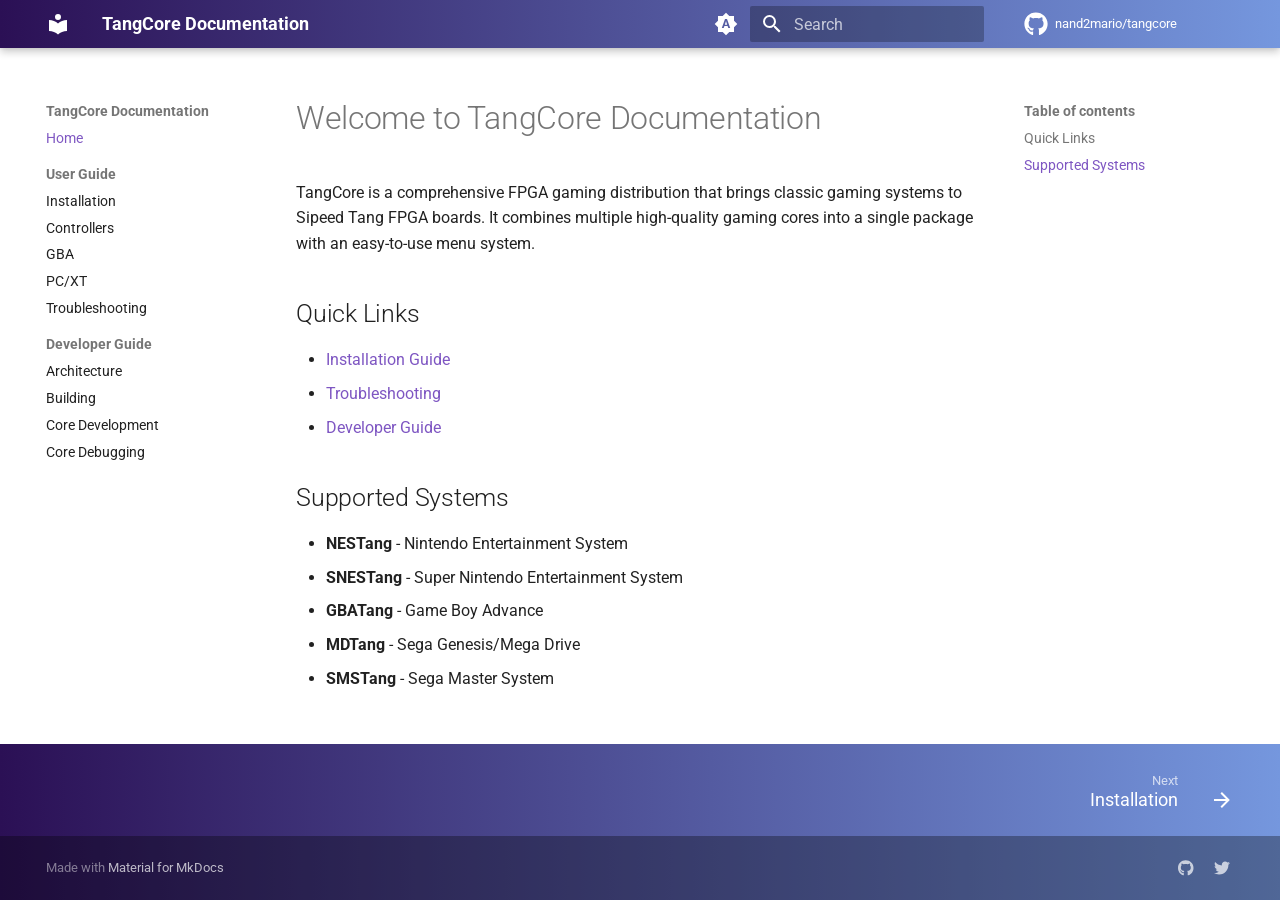
<file: index.html>
<!doctype html>
<html lang="en" class="no-js">
  <head>
    
      <meta charset="utf-8">
      <meta name="viewport" content="width=device-width,initial-scale=1">
      
        <meta name="description" content="Documentation for TangCore FPGA Gaming Distribution">
      
      
      
      
      
        <link rel="next" href="user-guide/installation/">
      
      
      <link rel="icon" href="assets/images/favicon.png">
      <meta name="generator" content="mkdocs-1.6.1, mkdocs-material-9.6.12">
    
    
      
        <title>TangCore Documentation</title>
      
    
    
      <link rel="stylesheet" href="assets/stylesheets/main.2afb09e1.min.css">
      
        
        <link rel="stylesheet" href="assets/stylesheets/palette.06af60db.min.css">
      
      


    
    
      
    
    
      
        
        
        <link rel="preconnect" href="https://fonts.gstatic.com" crossorigin>
        <link rel="stylesheet" href="https://fonts.googleapis.com/css?family=Roboto:300,300i,400,400i,700,700i%7CRoboto+Mono:400,400i,700,700i&display=fallback">
        <style>:root{--md-text-font:"Roboto";--md-code-font:"Roboto Mono"}</style>
      
    
    
      <link rel="stylesheet" href="stylesheets/extra.css">
    
    <script>__md_scope=new URL(".",location),__md_hash=e=>[...e].reduce(((e,_)=>(e<<5)-e+_.charCodeAt(0)),0),__md_get=(e,_=localStorage,t=__md_scope)=>JSON.parse(_.getItem(t.pathname+"."+e)),__md_set=(e,_,t=localStorage,a=__md_scope)=>{try{t.setItem(a.pathname+"."+e,JSON.stringify(_))}catch(e){}}</script>
    
      

    
    
    
  </head>
  
  
    
    
      
    
    
    
    
    <body dir="ltr" data-md-color-scheme="default" data-md-color-primary="deep-purple" data-md-color-accent="purple">
  
    
    <input class="md-toggle" data-md-toggle="drawer" type="checkbox" id="__drawer" autocomplete="off">
    <input class="md-toggle" data-md-toggle="search" type="checkbox" id="__search" autocomplete="off">
    <label class="md-overlay" for="__drawer"></label>
    <div data-md-component="skip">
      
        
        <a href="#welcome-to-tangcore-documentation" class="md-skip">
          Skip to content
        </a>
      
    </div>
    <div data-md-component="announce">
      
    </div>
    
    
      

  

<header class="md-header md-header--shadow" data-md-component="header">
  <nav class="md-header__inner md-grid" aria-label="Header">
    <a href="." title="TangCore Documentation" class="md-header__button md-logo" aria-label="TangCore Documentation" data-md-component="logo">
      
  
  <svg xmlns="http://www.w3.org/2000/svg" viewBox="0 0 24 24"><path d="M12 8a3 3 0 0 0 3-3 3 3 0 0 0-3-3 3 3 0 0 0-3 3 3 3 0 0 0 3 3m0 3.54C9.64 9.35 6.5 8 3 8v11c3.5 0 6.64 1.35 9 3.54 2.36-2.19 5.5-3.54 9-3.54V8c-3.5 0-6.64 1.35-9 3.54"/></svg>

    </a>
    <label class="md-header__button md-icon" for="__drawer">
      
      <svg xmlns="http://www.w3.org/2000/svg" viewBox="0 0 24 24"><path d="M3 6h18v2H3zm0 5h18v2H3zm0 5h18v2H3z"/></svg>
    </label>
    <div class="md-header__title" data-md-component="header-title">
      <div class="md-header__ellipsis">
        <div class="md-header__topic">
          <span class="md-ellipsis">
            TangCore Documentation
          </span>
        </div>
        <div class="md-header__topic" data-md-component="header-topic">
          <span class="md-ellipsis">
            
              Home
            
          </span>
        </div>
      </div>
    </div>
    
      
        <form class="md-header__option" data-md-component="palette">
  
    
    
    
    <input class="md-option" data-md-color-media="(prefers-color-scheme)" data-md-color-scheme="default" data-md-color-primary="deep-purple" data-md-color-accent="purple"  aria-label="Switch to light mode"  type="radio" name="__palette" id="__palette_0">
    
      <label class="md-header__button md-icon" title="Switch to light mode" for="__palette_1" hidden>
        <svg xmlns="http://www.w3.org/2000/svg" viewBox="0 0 24 24"><path d="m14.3 16-.7-2h-3.2l-.7 2H7.8L11 7h2l3.2 9zM20 8.69V4h-4.69L12 .69 8.69 4H4v4.69L.69 12 4 15.31V20h4.69L12 23.31 15.31 20H20v-4.69L23.31 12zm-9.15 3.96h2.3L12 9z"/></svg>
      </label>
    
  
    
    
    
    <input class="md-option" data-md-color-media="(prefers-color-scheme: light)" data-md-color-scheme="default" data-md-color-primary="deep-purple" data-md-color-accent="purple"  aria-label="Switch to dark mode"  type="radio" name="__palette" id="__palette_1">
    
      <label class="md-header__button md-icon" title="Switch to dark mode" for="__palette_2" hidden>
        <svg xmlns="http://www.w3.org/2000/svg" viewBox="0 0 24 24"><path d="M12 8a4 4 0 0 0-4 4 4 4 0 0 0 4 4 4 4 0 0 0 4-4 4 4 0 0 0-4-4m0 10a6 6 0 0 1-6-6 6 6 0 0 1 6-6 6 6 0 0 1 6 6 6 6 0 0 1-6 6m8-9.31V4h-4.69L12 .69 8.69 4H4v4.69L.69 12 4 15.31V20h4.69L12 23.31 15.31 20H20v-4.69L23.31 12z"/></svg>
      </label>
    
  
    
    
    
    <input class="md-option" data-md-color-media="(prefers-color-scheme: dark)" data-md-color-scheme="slate" data-md-color-primary="deep-purple" data-md-color-accent="purple"  aria-label="Switch to system preference"  type="radio" name="__palette" id="__palette_2">
    
      <label class="md-header__button md-icon" title="Switch to system preference" for="__palette_0" hidden>
        <svg xmlns="http://www.w3.org/2000/svg" viewBox="0 0 24 24"><path d="M12 18c-.89 0-1.74-.2-2.5-.55C11.56 16.5 13 14.42 13 12s-1.44-4.5-3.5-5.45C10.26 6.2 11.11 6 12 6a6 6 0 0 1 6 6 6 6 0 0 1-6 6m8-9.31V4h-4.69L12 .69 8.69 4H4v4.69L.69 12 4 15.31V20h4.69L12 23.31 15.31 20H20v-4.69L23.31 12z"/></svg>
      </label>
    
  
</form>
      
    
    
      <script>var palette=__md_get("__palette");if(palette&&palette.color){if("(prefers-color-scheme)"===palette.color.media){var media=matchMedia("(prefers-color-scheme: light)"),input=document.querySelector(media.matches?"[data-md-color-media='(prefers-color-scheme: light)']":"[data-md-color-media='(prefers-color-scheme: dark)']");palette.color.media=input.getAttribute("data-md-color-media"),palette.color.scheme=input.getAttribute("data-md-color-scheme"),palette.color.primary=input.getAttribute("data-md-color-primary"),palette.color.accent=input.getAttribute("data-md-color-accent")}for(var[key,value]of Object.entries(palette.color))document.body.setAttribute("data-md-color-"+key,value)}</script>
    
    
    
      
      
        <label class="md-header__button md-icon" for="__search">
          
          <svg xmlns="http://www.w3.org/2000/svg" viewBox="0 0 24 24"><path d="M9.5 3A6.5 6.5 0 0 1 16 9.5c0 1.61-.59 3.09-1.56 4.23l.27.27h.79l5 5-1.5 1.5-5-5v-.79l-.27-.27A6.52 6.52 0 0 1 9.5 16 6.5 6.5 0 0 1 3 9.5 6.5 6.5 0 0 1 9.5 3m0 2C7 5 5 7 5 9.5S7 14 9.5 14 14 12 14 9.5 12 5 9.5 5"/></svg>
        </label>
        <div class="md-search" data-md-component="search" role="dialog">
  <label class="md-search__overlay" for="__search"></label>
  <div class="md-search__inner" role="search">
    <form class="md-search__form" name="search">
      <input type="text" class="md-search__input" name="query" aria-label="Search" placeholder="Search" autocapitalize="off" autocorrect="off" autocomplete="off" spellcheck="false" data-md-component="search-query" required>
      <label class="md-search__icon md-icon" for="__search">
        
        <svg xmlns="http://www.w3.org/2000/svg" viewBox="0 0 24 24"><path d="M9.5 3A6.5 6.5 0 0 1 16 9.5c0 1.61-.59 3.09-1.56 4.23l.27.27h.79l5 5-1.5 1.5-5-5v-.79l-.27-.27A6.52 6.52 0 0 1 9.5 16 6.5 6.5 0 0 1 3 9.5 6.5 6.5 0 0 1 9.5 3m0 2C7 5 5 7 5 9.5S7 14 9.5 14 14 12 14 9.5 12 5 9.5 5"/></svg>
        
        <svg xmlns="http://www.w3.org/2000/svg" viewBox="0 0 24 24"><path d="M20 11v2H8l5.5 5.5-1.42 1.42L4.16 12l7.92-7.92L13.5 5.5 8 11z"/></svg>
      </label>
      <nav class="md-search__options" aria-label="Search">
        
          <a href="javascript:void(0)" class="md-search__icon md-icon" title="Share" aria-label="Share" data-clipboard data-clipboard-text="" data-md-component="search-share" tabindex="-1">
            
            <svg xmlns="http://www.w3.org/2000/svg" viewBox="0 0 24 24"><path d="M18 16.08c-.76 0-1.44.3-1.96.77L8.91 12.7c.05-.23.09-.46.09-.7s-.04-.47-.09-.7l7.05-4.11c.54.5 1.25.81 2.04.81a3 3 0 0 0 3-3 3 3 0 0 0-3-3 3 3 0 0 0-3 3c0 .24.04.47.09.7L8.04 9.81C7.5 9.31 6.79 9 6 9a3 3 0 0 0-3 3 3 3 0 0 0 3 3c.79 0 1.5-.31 2.04-.81l7.12 4.15c-.05.21-.08.43-.08.66 0 1.61 1.31 2.91 2.92 2.91s2.92-1.3 2.92-2.91A2.92 2.92 0 0 0 18 16.08"/></svg>
          </a>
        
        <button type="reset" class="md-search__icon md-icon" title="Clear" aria-label="Clear" tabindex="-1">
          
          <svg xmlns="http://www.w3.org/2000/svg" viewBox="0 0 24 24"><path d="M19 6.41 17.59 5 12 10.59 6.41 5 5 6.41 10.59 12 5 17.59 6.41 19 12 13.41 17.59 19 19 17.59 13.41 12z"/></svg>
        </button>
      </nav>
      
        <div class="md-search__suggest" data-md-component="search-suggest"></div>
      
    </form>
    <div class="md-search__output">
      <div class="md-search__scrollwrap" tabindex="0" data-md-scrollfix>
        <div class="md-search-result" data-md-component="search-result">
          <div class="md-search-result__meta">
            Initializing search
          </div>
          <ol class="md-search-result__list" role="presentation"></ol>
        </div>
      </div>
    </div>
  </div>
</div>
      
    
    
      <div class="md-header__source">
        <a href="https://github.com/nand2mario/tangcore" title="Go to repository" class="md-source" data-md-component="source">
  <div class="md-source__icon md-icon">
    
    <svg xmlns="http://www.w3.org/2000/svg" viewBox="0 0 496 512"><!--! Font Awesome Free 6.7.2 by @fontawesome - https://fontawesome.com License - https://fontawesome.com/license/free (Icons: CC BY 4.0, Fonts: SIL OFL 1.1, Code: MIT License) Copyright 2024 Fonticons, Inc.--><path d="M165.9 397.4c0 2-2.3 3.6-5.2 3.6-3.3.3-5.6-1.3-5.6-3.6 0-2 2.3-3.6 5.2-3.6 3-.3 5.6 1.3 5.6 3.6m-31.1-4.5c-.7 2 1.3 4.3 4.3 4.9 2.6 1 5.6 0 6.2-2s-1.3-4.3-4.3-5.2c-2.6-.7-5.5.3-6.2 2.3m44.2-1.7c-2.9.7-4.9 2.6-4.6 4.9.3 2 2.9 3.3 5.9 2.6 2.9-.7 4.9-2.6 4.6-4.6-.3-1.9-3-3.2-5.9-2.9M244.8 8C106.1 8 0 113.3 0 252c0 110.9 69.8 205.8 169.5 239.2 12.8 2.3 17.3-5.6 17.3-12.1 0-6.2-.3-40.4-.3-61.4 0 0-70 15-84.7-29.8 0 0-11.4-29.1-27.8-36.6 0 0-22.9-15.7 1.6-15.4 0 0 24.9 2 38.6 25.8 21.9 38.6 58.6 27.5 72.9 20.9 2.3-16 8.8-27.1 16-33.7-55.9-6.2-112.3-14.3-112.3-110.5 0-27.5 7.6-41.3 23.6-58.9-2.6-6.5-11.1-33.3 2.6-67.9 20.9-6.5 69 27 69 27 20-5.6 41.5-8.5 62.8-8.5s42.8 2.9 62.8 8.5c0 0 48.1-33.6 69-27 13.7 34.7 5.2 61.4 2.6 67.9 16 17.7 25.8 31.5 25.8 58.9 0 96.5-58.9 104.2-114.8 110.5 9.2 7.9 17 22.9 17 46.4 0 33.7-.3 75.4-.3 83.6 0 6.5 4.6 14.4 17.3 12.1C428.2 457.8 496 362.9 496 252 496 113.3 383.5 8 244.8 8M97.2 352.9c-1.3 1-1 3.3.7 5.2 1.6 1.6 3.9 2.3 5.2 1 1.3-1 1-3.3-.7-5.2-1.6-1.6-3.9-2.3-5.2-1m-10.8-8.1c-.7 1.3.3 2.9 2.3 3.9 1.6 1 3.6.7 4.3-.7.7-1.3-.3-2.9-2.3-3.9-2-.6-3.6-.3-4.3.7m32.4 35.6c-1.6 1.3-1 4.3 1.3 6.2 2.3 2.3 5.2 2.6 6.5 1 1.3-1.3.7-4.3-1.3-6.2-2.2-2.3-5.2-2.6-6.5-1m-11.4-14.7c-1.6 1-1.6 3.6 0 5.9s4.3 3.3 5.6 2.3c1.6-1.3 1.6-3.9 0-6.2-1.4-2.3-4-3.3-5.6-2"/></svg>
  </div>
  <div class="md-source__repository">
    nand2mario/tangcore
  </div>
</a>
      </div>
    
  </nav>
  
</header>
    
    <div class="md-container" data-md-component="container">
      
      
        
          
        
      
      <main class="md-main" data-md-component="main">
        <div class="md-main__inner md-grid">
          
            
              
              <div class="md-sidebar md-sidebar--primary" data-md-component="sidebar" data-md-type="navigation" >
                <div class="md-sidebar__scrollwrap">
                  <div class="md-sidebar__inner">
                    



<nav class="md-nav md-nav--primary" aria-label="Navigation" data-md-level="0">
  <label class="md-nav__title" for="__drawer">
    <a href="." title="TangCore Documentation" class="md-nav__button md-logo" aria-label="TangCore Documentation" data-md-component="logo">
      
  
  <svg xmlns="http://www.w3.org/2000/svg" viewBox="0 0 24 24"><path d="M12 8a3 3 0 0 0 3-3 3 3 0 0 0-3-3 3 3 0 0 0-3 3 3 3 0 0 0 3 3m0 3.54C9.64 9.35 6.5 8 3 8v11c3.5 0 6.64 1.35 9 3.54 2.36-2.19 5.5-3.54 9-3.54V8c-3.5 0-6.64 1.35-9 3.54"/></svg>

    </a>
    TangCore Documentation
  </label>
  
    <div class="md-nav__source">
      <a href="https://github.com/nand2mario/tangcore" title="Go to repository" class="md-source" data-md-component="source">
  <div class="md-source__icon md-icon">
    
    <svg xmlns="http://www.w3.org/2000/svg" viewBox="0 0 496 512"><!--! Font Awesome Free 6.7.2 by @fontawesome - https://fontawesome.com License - https://fontawesome.com/license/free (Icons: CC BY 4.0, Fonts: SIL OFL 1.1, Code: MIT License) Copyright 2024 Fonticons, Inc.--><path d="M165.9 397.4c0 2-2.3 3.6-5.2 3.6-3.3.3-5.6-1.3-5.6-3.6 0-2 2.3-3.6 5.2-3.6 3-.3 5.6 1.3 5.6 3.6m-31.1-4.5c-.7 2 1.3 4.3 4.3 4.9 2.6 1 5.6 0 6.2-2s-1.3-4.3-4.3-5.2c-2.6-.7-5.5.3-6.2 2.3m44.2-1.7c-2.9.7-4.9 2.6-4.6 4.9.3 2 2.9 3.3 5.9 2.6 2.9-.7 4.9-2.6 4.6-4.6-.3-1.9-3-3.2-5.9-2.9M244.8 8C106.1 8 0 113.3 0 252c0 110.9 69.8 205.8 169.5 239.2 12.8 2.3 17.3-5.6 17.3-12.1 0-6.2-.3-40.4-.3-61.4 0 0-70 15-84.7-29.8 0 0-11.4-29.1-27.8-36.6 0 0-22.9-15.7 1.6-15.4 0 0 24.9 2 38.6 25.8 21.9 38.6 58.6 27.5 72.9 20.9 2.3-16 8.8-27.1 16-33.7-55.9-6.2-112.3-14.3-112.3-110.5 0-27.5 7.6-41.3 23.6-58.9-2.6-6.5-11.1-33.3 2.6-67.9 20.9-6.5 69 27 69 27 20-5.6 41.5-8.5 62.8-8.5s42.8 2.9 62.8 8.5c0 0 48.1-33.6 69-27 13.7 34.7 5.2 61.4 2.6 67.9 16 17.7 25.8 31.5 25.8 58.9 0 96.5-58.9 104.2-114.8 110.5 9.2 7.9 17 22.9 17 46.4 0 33.7-.3 75.4-.3 83.6 0 6.5 4.6 14.4 17.3 12.1C428.2 457.8 496 362.9 496 252 496 113.3 383.5 8 244.8 8M97.2 352.9c-1.3 1-1 3.3.7 5.2 1.6 1.6 3.9 2.3 5.2 1 1.3-1 1-3.3-.7-5.2-1.6-1.6-3.9-2.3-5.2-1m-10.8-8.1c-.7 1.3.3 2.9 2.3 3.9 1.6 1 3.6.7 4.3-.7.7-1.3-.3-2.9-2.3-3.9-2-.6-3.6-.3-4.3.7m32.4 35.6c-1.6 1.3-1 4.3 1.3 6.2 2.3 2.3 5.2 2.6 6.5 1 1.3-1.3.7-4.3-1.3-6.2-2.2-2.3-5.2-2.6-6.5-1m-11.4-14.7c-1.6 1-1.6 3.6 0 5.9s4.3 3.3 5.6 2.3c1.6-1.3 1.6-3.9 0-6.2-1.4-2.3-4-3.3-5.6-2"/></svg>
  </div>
  <div class="md-source__repository">
    nand2mario/tangcore
  </div>
</a>
    </div>
  
  <ul class="md-nav__list" data-md-scrollfix>
    
      
      
  
  
    
  
  
  
    <li class="md-nav__item md-nav__item--active">
      
      <input class="md-nav__toggle md-toggle" type="checkbox" id="__toc">
      
      
        
      
      
        <label class="md-nav__link md-nav__link--active" for="__toc">
          
  
  
  <span class="md-ellipsis">
    Home
    
  </span>
  

          <span class="md-nav__icon md-icon"></span>
        </label>
      
      <a href="." class="md-nav__link md-nav__link--active">
        
  
  
  <span class="md-ellipsis">
    Home
    
  </span>
  

      </a>
      
        

<nav class="md-nav md-nav--secondary" aria-label="Table of contents">
  
  
  
    
  
  
    <label class="md-nav__title" for="__toc">
      <span class="md-nav__icon md-icon"></span>
      Table of contents
    </label>
    <ul class="md-nav__list" data-md-component="toc" data-md-scrollfix>
      
        <li class="md-nav__item">
  <a href="#quick-links" class="md-nav__link">
    <span class="md-ellipsis">
      Quick Links
    </span>
  </a>
  
</li>
      
        <li class="md-nav__item">
  <a href="#supported-systems" class="md-nav__link">
    <span class="md-ellipsis">
      Supported Systems
    </span>
  </a>
  
</li>
      
    </ul>
  
</nav>
      
    </li>
  

    
      
      
  
  
  
  
    
    
      
        
      
        
      
        
      
        
      
        
      
    
    
    
      
        
        
      
    
    
    <li class="md-nav__item md-nav__item--section md-nav__item--nested">
      
        
        
        <input class="md-nav__toggle md-toggle " type="checkbox" id="__nav_2" >
        
          
          <label class="md-nav__link" for="__nav_2" id="__nav_2_label" tabindex="">
            
  
  
  <span class="md-ellipsis">
    User Guide
    
  </span>
  

            <span class="md-nav__icon md-icon"></span>
          </label>
        
        <nav class="md-nav" data-md-level="1" aria-labelledby="__nav_2_label" aria-expanded="false">
          <label class="md-nav__title" for="__nav_2">
            <span class="md-nav__icon md-icon"></span>
            User Guide
          </label>
          <ul class="md-nav__list" data-md-scrollfix>
            
              
                
  
  
  
  
    <li class="md-nav__item">
      <a href="user-guide/installation/" class="md-nav__link">
        
  
  
  <span class="md-ellipsis">
    Installation
    
  </span>
  

      </a>
    </li>
  

              
            
              
                
  
  
  
  
    <li class="md-nav__item">
      <a href="user-guide/controllers/" class="md-nav__link">
        
  
  
  <span class="md-ellipsis">
    Controllers
    
  </span>
  

      </a>
    </li>
  

              
            
              
                
  
  
  
  
    <li class="md-nav__item">
      <a href="user-guide/gba/" class="md-nav__link">
        
  
  
  <span class="md-ellipsis">
    GBA
    
  </span>
  

      </a>
    </li>
  

              
            
              
                
  
  
  
  
    <li class="md-nav__item">
      <a href="user-guide/pcxt/" class="md-nav__link">
        
  
  
  <span class="md-ellipsis">
    PC/XT
    
  </span>
  

      </a>
    </li>
  

              
            
              
                
  
  
  
  
    <li class="md-nav__item">
      <a href="user-guide/troubleshooting/" class="md-nav__link">
        
  
  
  <span class="md-ellipsis">
    Troubleshooting
    
  </span>
  

      </a>
    </li>
  

              
            
          </ul>
        </nav>
      
    </li>
  

    
      
      
  
  
  
  
    
    
      
        
      
        
      
        
      
        
      
    
    
    
      
        
        
      
    
    
    <li class="md-nav__item md-nav__item--section md-nav__item--nested">
      
        
        
        <input class="md-nav__toggle md-toggle " type="checkbox" id="__nav_3" >
        
          
          <label class="md-nav__link" for="__nav_3" id="__nav_3_label" tabindex="">
            
  
  
  <span class="md-ellipsis">
    Developer Guide
    
  </span>
  

            <span class="md-nav__icon md-icon"></span>
          </label>
        
        <nav class="md-nav" data-md-level="1" aria-labelledby="__nav_3_label" aria-expanded="false">
          <label class="md-nav__title" for="__nav_3">
            <span class="md-nav__icon md-icon"></span>
            Developer Guide
          </label>
          <ul class="md-nav__list" data-md-scrollfix>
            
              
                
  
  
  
  
    <li class="md-nav__item">
      <a href="dev-guide/architecture/" class="md-nav__link">
        
  
  
  <span class="md-ellipsis">
    Architecture
    
  </span>
  

      </a>
    </li>
  

              
            
              
                
  
  
  
  
    <li class="md-nav__item">
      <a href="dev-guide/building/" class="md-nav__link">
        
  
  
  <span class="md-ellipsis">
    Building
    
  </span>
  

      </a>
    </li>
  

              
            
              
                
  
  
  
  
    <li class="md-nav__item">
      <a href="dev-guide/core-development/" class="md-nav__link">
        
  
  
  <span class="md-ellipsis">
    Core Development
    
  </span>
  

      </a>
    </li>
  

              
            
              
                
  
  
  
  
    <li class="md-nav__item">
      <a href="dev-guide/core-debugging/" class="md-nav__link">
        
  
  
  <span class="md-ellipsis">
    Core Debugging
    
  </span>
  

      </a>
    </li>
  

              
            
          </ul>
        </nav>
      
    </li>
  

    
  </ul>
</nav>
                  </div>
                </div>
              </div>
            
            
              
              <div class="md-sidebar md-sidebar--secondary" data-md-component="sidebar" data-md-type="toc" >
                <div class="md-sidebar__scrollwrap">
                  <div class="md-sidebar__inner">
                    

<nav class="md-nav md-nav--secondary" aria-label="Table of contents">
  
  
  
    
  
  
    <label class="md-nav__title" for="__toc">
      <span class="md-nav__icon md-icon"></span>
      Table of contents
    </label>
    <ul class="md-nav__list" data-md-component="toc" data-md-scrollfix>
      
        <li class="md-nav__item">
  <a href="#quick-links" class="md-nav__link">
    <span class="md-ellipsis">
      Quick Links
    </span>
  </a>
  
</li>
      
        <li class="md-nav__item">
  <a href="#supported-systems" class="md-nav__link">
    <span class="md-ellipsis">
      Supported Systems
    </span>
  </a>
  
</li>
      
    </ul>
  
</nav>
                  </div>
                </div>
              </div>
            
          
          
            <div class="md-content" data-md-component="content">
              <article class="md-content__inner md-typeset">
                
                  


  
  


<h1 id="welcome-to-tangcore-documentation">Welcome to TangCore Documentation<a class="headerlink" href="#welcome-to-tangcore-documentation" title="Permanent link">&para;</a></h1>
<p>TangCore is a comprehensive FPGA gaming distribution that brings classic gaming systems to Sipeed Tang FPGA boards. It combines multiple high-quality gaming cores into a single package with an easy-to-use menu system.</p>
<h2 id="quick-links">Quick Links<a class="headerlink" href="#quick-links" title="Permanent link">&para;</a></h2>
<ul>
<li><a href="user-guide/installation/">Installation Guide</a></li>
<li><a href="user-guide/troubleshooting/">Troubleshooting</a></li>
<li><a href="dev-guide/architecture/">Developer Guide</a></li>
</ul>
<h2 id="supported-systems">Supported Systems<a class="headerlink" href="#supported-systems" title="Permanent link">&para;</a></h2>
<ul>
<li><strong>NESTang</strong> - Nintendo Entertainment System</li>
<li><strong>SNESTang</strong> - Super Nintendo Entertainment System</li>
<li><strong>GBATang</strong> - Game Boy Advance</li>
<li><strong>MDTang</strong> - Sega Genesis/Mega Drive</li>
<li><strong>SMSTang</strong> - Sega Master System</li>
</ul>












                
              </article>
            </div>
          
          
<script>var target=document.getElementById(location.hash.slice(1));target&&target.name&&(target.checked=target.name.startsWith("__tabbed_"))</script>
        </div>
        
          <button type="button" class="md-top md-icon" data-md-component="top" hidden>
  
  <svg xmlns="http://www.w3.org/2000/svg" viewBox="0 0 24 24"><path d="M13 20h-2V8l-5.5 5.5-1.42-1.42L12 4.16l7.92 7.92-1.42 1.42L13 8z"/></svg>
  Back to top
</button>
        
      </main>
      
        <footer class="md-footer">
  
    
      
      <nav class="md-footer__inner md-grid" aria-label="Footer" >
        
        
          
          <a href="user-guide/installation/" class="md-footer__link md-footer__link--next" aria-label="Next: Installation">
            <div class="md-footer__title">
              <span class="md-footer__direction">
                Next
              </span>
              <div class="md-ellipsis">
                Installation
              </div>
            </div>
            <div class="md-footer__button md-icon">
              
              <svg xmlns="http://www.w3.org/2000/svg" viewBox="0 0 24 24"><path d="M4 11v2h12l-5.5 5.5 1.42 1.42L19.84 12l-7.92-7.92L10.5 5.5 16 11z"/></svg>
            </div>
          </a>
        
      </nav>
    
  
  <div class="md-footer-meta md-typeset">
    <div class="md-footer-meta__inner md-grid">
      <div class="md-copyright">
  
  
    Made with
    <a href="https://squidfunk.github.io/mkdocs-material/" target="_blank" rel="noopener">
      Material for MkDocs
    </a>
  
</div>
      
        <div class="md-social">
  
    
    
    
    
      
      
    
    <a href="https://github.com/nand2mario/tangcore" target="_blank" rel="noopener" title="github.com" class="md-social__link">
      <svg xmlns="http://www.w3.org/2000/svg" viewBox="0 0 496 512"><!--! Font Awesome Free 6.7.2 by @fontawesome - https://fontawesome.com License - https://fontawesome.com/license/free (Icons: CC BY 4.0, Fonts: SIL OFL 1.1, Code: MIT License) Copyright 2024 Fonticons, Inc.--><path d="M165.9 397.4c0 2-2.3 3.6-5.2 3.6-3.3.3-5.6-1.3-5.6-3.6 0-2 2.3-3.6 5.2-3.6 3-.3 5.6 1.3 5.6 3.6m-31.1-4.5c-.7 2 1.3 4.3 4.3 4.9 2.6 1 5.6 0 6.2-2s-1.3-4.3-4.3-5.2c-2.6-.7-5.5.3-6.2 2.3m44.2-1.7c-2.9.7-4.9 2.6-4.6 4.9.3 2 2.9 3.3 5.9 2.6 2.9-.7 4.9-2.6 4.6-4.6-.3-1.9-3-3.2-5.9-2.9M244.8 8C106.1 8 0 113.3 0 252c0 110.9 69.8 205.8 169.5 239.2 12.8 2.3 17.3-5.6 17.3-12.1 0-6.2-.3-40.4-.3-61.4 0 0-70 15-84.7-29.8 0 0-11.4-29.1-27.8-36.6 0 0-22.9-15.7 1.6-15.4 0 0 24.9 2 38.6 25.8 21.9 38.6 58.6 27.5 72.9 20.9 2.3-16 8.8-27.1 16-33.7-55.9-6.2-112.3-14.3-112.3-110.5 0-27.5 7.6-41.3 23.6-58.9-2.6-6.5-11.1-33.3 2.6-67.9 20.9-6.5 69 27 69 27 20-5.6 41.5-8.5 62.8-8.5s42.8 2.9 62.8 8.5c0 0 48.1-33.6 69-27 13.7 34.7 5.2 61.4 2.6 67.9 16 17.7 25.8 31.5 25.8 58.9 0 96.5-58.9 104.2-114.8 110.5 9.2 7.9 17 22.9 17 46.4 0 33.7-.3 75.4-.3 83.6 0 6.5 4.6 14.4 17.3 12.1C428.2 457.8 496 362.9 496 252 496 113.3 383.5 8 244.8 8M97.2 352.9c-1.3 1-1 3.3.7 5.2 1.6 1.6 3.9 2.3 5.2 1 1.3-1 1-3.3-.7-5.2-1.6-1.6-3.9-2.3-5.2-1m-10.8-8.1c-.7 1.3.3 2.9 2.3 3.9 1.6 1 3.6.7 4.3-.7.7-1.3-.3-2.9-2.3-3.9-2-.6-3.6-.3-4.3.7m32.4 35.6c-1.6 1.3-1 4.3 1.3 6.2 2.3 2.3 5.2 2.6 6.5 1 1.3-1.3.7-4.3-1.3-6.2-2.2-2.3-5.2-2.6-6.5-1m-11.4-14.7c-1.6 1-1.6 3.6 0 5.9s4.3 3.3 5.6 2.3c1.6-1.3 1.6-3.9 0-6.2-1.4-2.3-4-3.3-5.6-2"/></svg>
    </a>
  
    
    
    
    
      
      
    
    <a href="https://twitter.com/nand2mario" target="_blank" rel="noopener" title="twitter.com" class="md-social__link">
      <svg xmlns="http://www.w3.org/2000/svg" viewBox="0 0 512 512"><!--! Font Awesome Free 6.7.2 by @fontawesome - https://fontawesome.com License - https://fontawesome.com/license/free (Icons: CC BY 4.0, Fonts: SIL OFL 1.1, Code: MIT License) Copyright 2024 Fonticons, Inc.--><path d="M459.37 151.716c.325 4.548.325 9.097.325 13.645 0 138.72-105.583 298.558-298.558 298.558-59.452 0-114.68-17.219-161.137-47.106 8.447.974 16.568 1.299 25.34 1.299 49.055 0 94.213-16.568 130.274-44.832-46.132-.975-84.792-31.188-98.112-72.772 6.498.974 12.995 1.624 19.818 1.624 9.421 0 18.843-1.3 27.614-3.573-48.081-9.747-84.143-51.98-84.143-102.985v-1.299c13.969 7.797 30.214 12.67 47.431 13.319-28.264-18.843-46.781-51.005-46.781-87.391 0-19.492 5.197-37.36 14.294-52.954 51.655 63.675 129.3 105.258 216.365 109.807-1.624-7.797-2.599-15.918-2.599-24.04 0-57.828 46.782-104.934 104.934-104.934 30.213 0 57.502 12.67 76.67 33.137 23.715-4.548 46.456-13.32 66.599-25.34-7.798 24.366-24.366 44.833-46.132 57.827 21.117-2.273 41.584-8.122 60.426-16.243-14.292 20.791-32.161 39.308-52.628 54.253"/></svg>
    </a>
  
</div>
      
    </div>
  </div>
</footer>
      
    </div>
    <div class="md-dialog" data-md-component="dialog">
      <div class="md-dialog__inner md-typeset"></div>
    </div>
    
    
    
      
      <script id="__config" type="application/json">{"base": ".", "features": ["navigation.sections", "navigation.top", "navigation.footer", "navigation.indexes", "navigation.tracking", "toc.follow", "search.highlight", "search.share", "search.suggest", "content.code.copy", "content.code.annotate"], "search": "assets/javascripts/workers/search.f8cc74c7.min.js", "tags": null, "translations": {"clipboard.copied": "Copied to clipboard", "clipboard.copy": "Copy to clipboard", "search.result.more.one": "1 more on this page", "search.result.more.other": "# more on this page", "search.result.none": "No matching documents", "search.result.one": "1 matching document", "search.result.other": "# matching documents", "search.result.placeholder": "Type to start searching", "search.result.term.missing": "Missing", "select.version": "Select version"}, "version": null}</script>
    
    
      <script src="assets/javascripts/bundle.c8b220af.min.js"></script>
      
    
  </body>
</html>
</file>
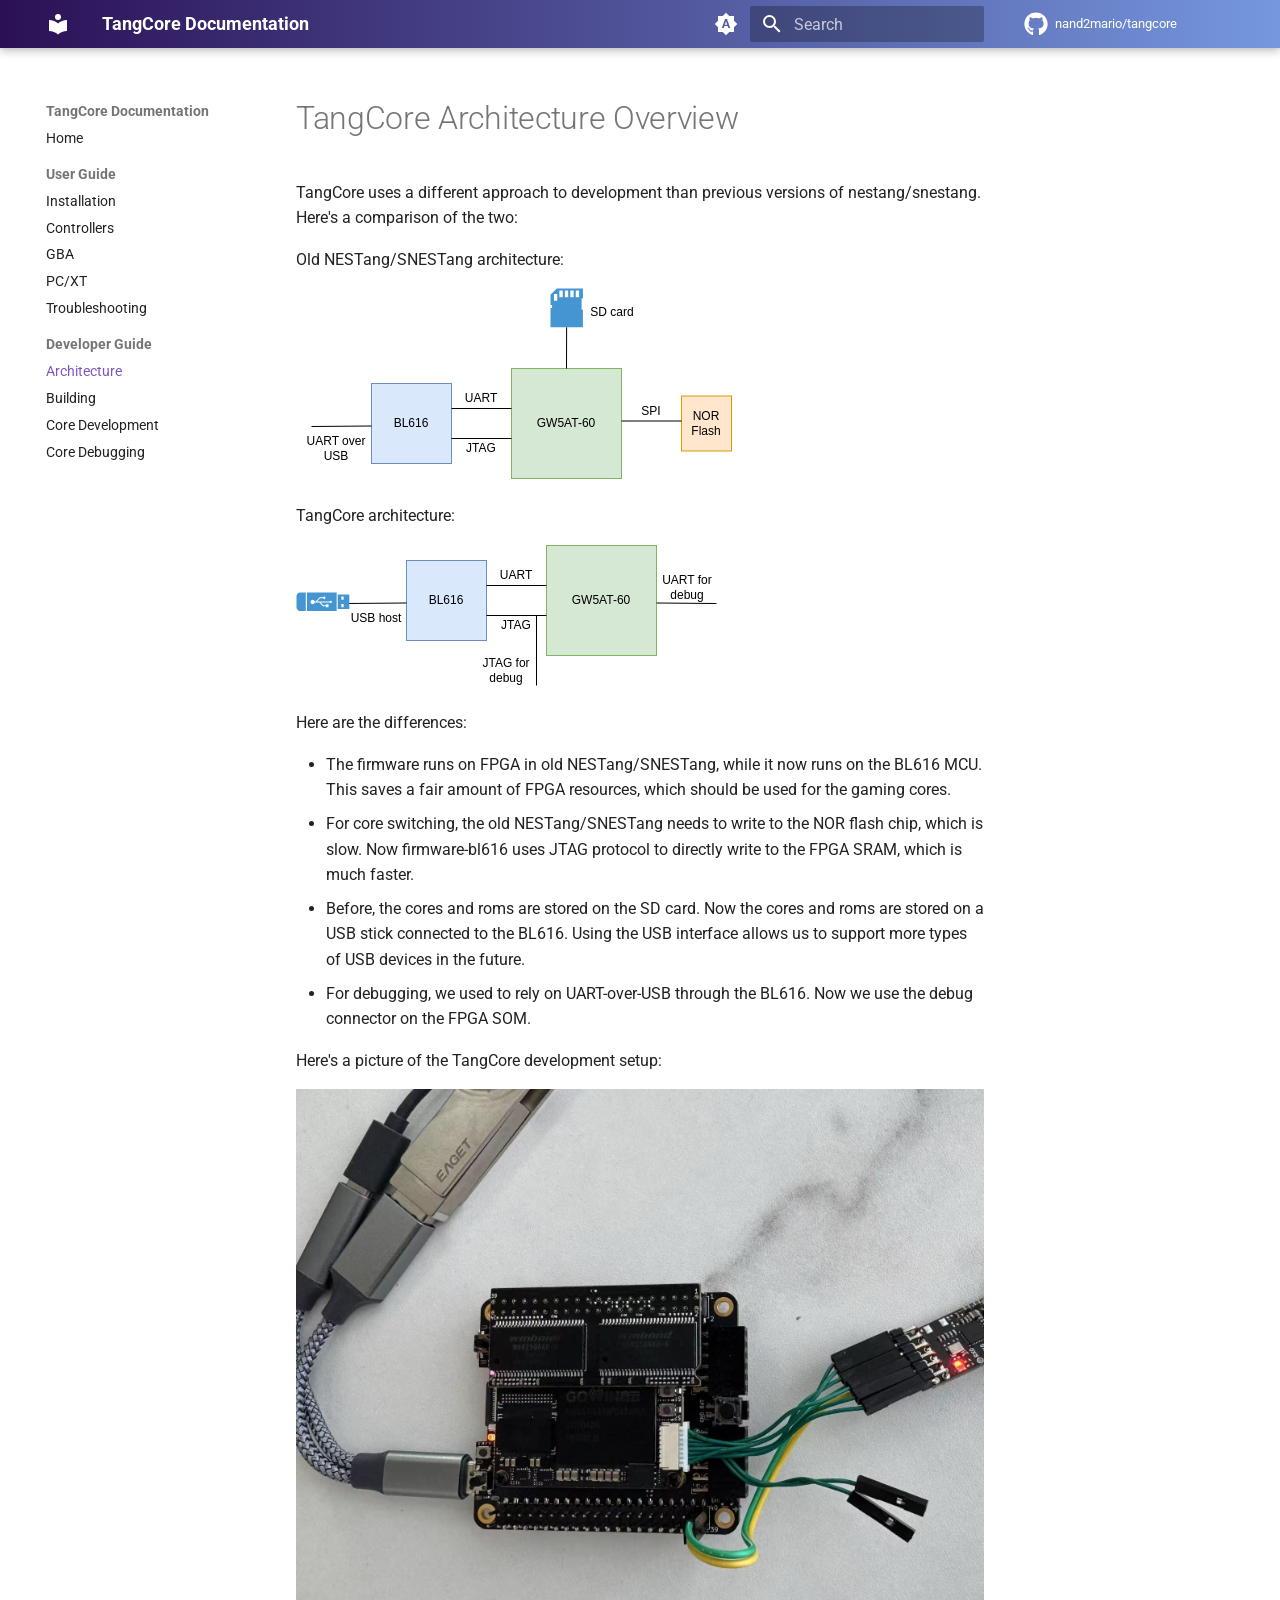
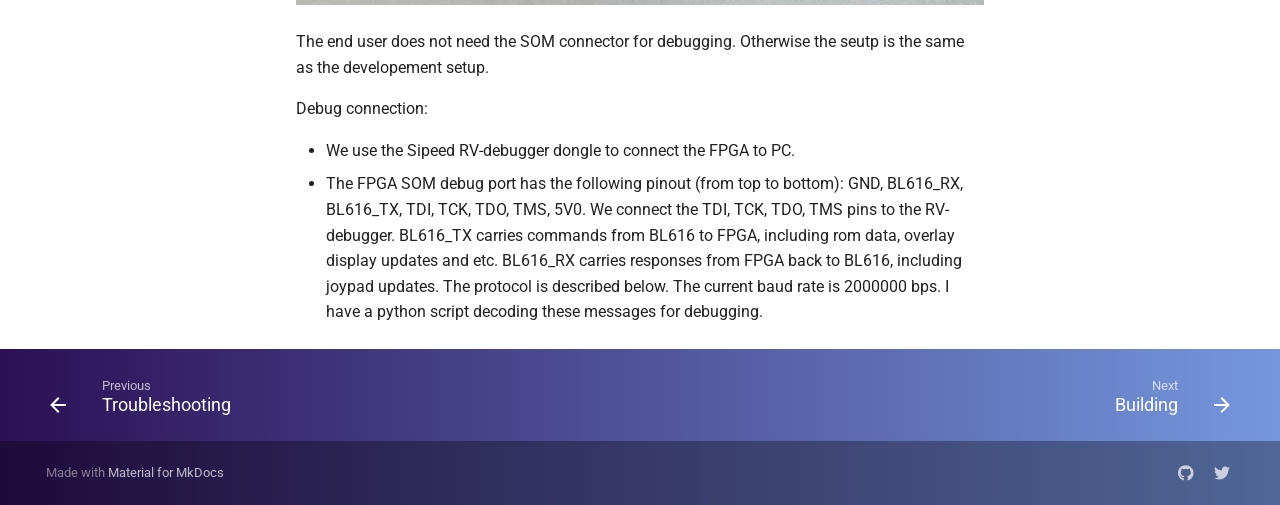
<file: dev-guide/architecture/index.html>
<!doctype html>
<html lang="en" class="no-js">
  <head>
    
      <meta charset="utf-8">
      <meta name="viewport" content="width=device-width,initial-scale=1">
      
        <meta name="description" content="Documentation for TangCore FPGA Gaming Distribution">
      
      
      
      
        <link rel="prev" href="../../user-guide/troubleshooting/">
      
      
        <link rel="next" href="../building/">
      
      
      <link rel="icon" href="../../assets/images/favicon.png">
      <meta name="generator" content="mkdocs-1.6.1, mkdocs-material-9.6.12">
    
    
      
        <title>Architecture - TangCore Documentation</title>
      
    
    
      <link rel="stylesheet" href="../../assets/stylesheets/main.2afb09e1.min.css">
      
        
        <link rel="stylesheet" href="../../assets/stylesheets/palette.06af60db.min.css">
      
      


    
    
      
    
    
      
        
        
        <link rel="preconnect" href="https://fonts.gstatic.com" crossorigin>
        <link rel="stylesheet" href="https://fonts.googleapis.com/css?family=Roboto:300,300i,400,400i,700,700i%7CRoboto+Mono:400,400i,700,700i&display=fallback">
        <style>:root{--md-text-font:"Roboto";--md-code-font:"Roboto Mono"}</style>
      
    
    
      <link rel="stylesheet" href="../../stylesheets/extra.css">
    
    <script>__md_scope=new URL("../..",location),__md_hash=e=>[...e].reduce(((e,_)=>(e<<5)-e+_.charCodeAt(0)),0),__md_get=(e,_=localStorage,t=__md_scope)=>JSON.parse(_.getItem(t.pathname+"."+e)),__md_set=(e,_,t=localStorage,a=__md_scope)=>{try{t.setItem(a.pathname+"."+e,JSON.stringify(_))}catch(e){}}</script>
    
      

    
    
    
  </head>
  
  
    
    
      
    
    
    
    
    <body dir="ltr" data-md-color-scheme="default" data-md-color-primary="deep-purple" data-md-color-accent="purple">
  
    
    <input class="md-toggle" data-md-toggle="drawer" type="checkbox" id="__drawer" autocomplete="off">
    <input class="md-toggle" data-md-toggle="search" type="checkbox" id="__search" autocomplete="off">
    <label class="md-overlay" for="__drawer"></label>
    <div data-md-component="skip">
      
        
        <a href="#tangcore-architecture-overview" class="md-skip">
          Skip to content
        </a>
      
    </div>
    <div data-md-component="announce">
      
    </div>
    
    
      

  

<header class="md-header md-header--shadow" data-md-component="header">
  <nav class="md-header__inner md-grid" aria-label="Header">
    <a href="../.." title="TangCore Documentation" class="md-header__button md-logo" aria-label="TangCore Documentation" data-md-component="logo">
      
  
  <svg xmlns="http://www.w3.org/2000/svg" viewBox="0 0 24 24"><path d="M12 8a3 3 0 0 0 3-3 3 3 0 0 0-3-3 3 3 0 0 0-3 3 3 3 0 0 0 3 3m0 3.54C9.64 9.35 6.5 8 3 8v11c3.5 0 6.64 1.35 9 3.54 2.36-2.19 5.5-3.54 9-3.54V8c-3.5 0-6.64 1.35-9 3.54"/></svg>

    </a>
    <label class="md-header__button md-icon" for="__drawer">
      
      <svg xmlns="http://www.w3.org/2000/svg" viewBox="0 0 24 24"><path d="M3 6h18v2H3zm0 5h18v2H3zm0 5h18v2H3z"/></svg>
    </label>
    <div class="md-header__title" data-md-component="header-title">
      <div class="md-header__ellipsis">
        <div class="md-header__topic">
          <span class="md-ellipsis">
            TangCore Documentation
          </span>
        </div>
        <div class="md-header__topic" data-md-component="header-topic">
          <span class="md-ellipsis">
            
              Architecture
            
          </span>
        </div>
      </div>
    </div>
    
      
        <form class="md-header__option" data-md-component="palette">
  
    
    
    
    <input class="md-option" data-md-color-media="(prefers-color-scheme)" data-md-color-scheme="default" data-md-color-primary="deep-purple" data-md-color-accent="purple"  aria-label="Switch to light mode"  type="radio" name="__palette" id="__palette_0">
    
      <label class="md-header__button md-icon" title="Switch to light mode" for="__palette_1" hidden>
        <svg xmlns="http://www.w3.org/2000/svg" viewBox="0 0 24 24"><path d="m14.3 16-.7-2h-3.2l-.7 2H7.8L11 7h2l3.2 9zM20 8.69V4h-4.69L12 .69 8.69 4H4v4.69L.69 12 4 15.31V20h4.69L12 23.31 15.31 20H20v-4.69L23.31 12zm-9.15 3.96h2.3L12 9z"/></svg>
      </label>
    
  
    
    
    
    <input class="md-option" data-md-color-media="(prefers-color-scheme: light)" data-md-color-scheme="default" data-md-color-primary="deep-purple" data-md-color-accent="purple"  aria-label="Switch to dark mode"  type="radio" name="__palette" id="__palette_1">
    
      <label class="md-header__button md-icon" title="Switch to dark mode" for="__palette_2" hidden>
        <svg xmlns="http://www.w3.org/2000/svg" viewBox="0 0 24 24"><path d="M12 8a4 4 0 0 0-4 4 4 4 0 0 0 4 4 4 4 0 0 0 4-4 4 4 0 0 0-4-4m0 10a6 6 0 0 1-6-6 6 6 0 0 1 6-6 6 6 0 0 1 6 6 6 6 0 0 1-6 6m8-9.31V4h-4.69L12 .69 8.69 4H4v4.69L.69 12 4 15.31V20h4.69L12 23.31 15.31 20H20v-4.69L23.31 12z"/></svg>
      </label>
    
  
    
    
    
    <input class="md-option" data-md-color-media="(prefers-color-scheme: dark)" data-md-color-scheme="slate" data-md-color-primary="deep-purple" data-md-color-accent="purple"  aria-label="Switch to system preference"  type="radio" name="__palette" id="__palette_2">
    
      <label class="md-header__button md-icon" title="Switch to system preference" for="__palette_0" hidden>
        <svg xmlns="http://www.w3.org/2000/svg" viewBox="0 0 24 24"><path d="M12 18c-.89 0-1.74-.2-2.5-.55C11.56 16.5 13 14.42 13 12s-1.44-4.5-3.5-5.45C10.26 6.2 11.11 6 12 6a6 6 0 0 1 6 6 6 6 0 0 1-6 6m8-9.31V4h-4.69L12 .69 8.69 4H4v4.69L.69 12 4 15.31V20h4.69L12 23.31 15.31 20H20v-4.69L23.31 12z"/></svg>
      </label>
    
  
</form>
      
    
    
      <script>var palette=__md_get("__palette");if(palette&&palette.color){if("(prefers-color-scheme)"===palette.color.media){var media=matchMedia("(prefers-color-scheme: light)"),input=document.querySelector(media.matches?"[data-md-color-media='(prefers-color-scheme: light)']":"[data-md-color-media='(prefers-color-scheme: dark)']");palette.color.media=input.getAttribute("data-md-color-media"),palette.color.scheme=input.getAttribute("data-md-color-scheme"),palette.color.primary=input.getAttribute("data-md-color-primary"),palette.color.accent=input.getAttribute("data-md-color-accent")}for(var[key,value]of Object.entries(palette.color))document.body.setAttribute("data-md-color-"+key,value)}</script>
    
    
    
      
      
        <label class="md-header__button md-icon" for="__search">
          
          <svg xmlns="http://www.w3.org/2000/svg" viewBox="0 0 24 24"><path d="M9.5 3A6.5 6.5 0 0 1 16 9.5c0 1.61-.59 3.09-1.56 4.23l.27.27h.79l5 5-1.5 1.5-5-5v-.79l-.27-.27A6.52 6.52 0 0 1 9.5 16 6.5 6.5 0 0 1 3 9.5 6.5 6.5 0 0 1 9.5 3m0 2C7 5 5 7 5 9.5S7 14 9.5 14 14 12 14 9.5 12 5 9.5 5"/></svg>
        </label>
        <div class="md-search" data-md-component="search" role="dialog">
  <label class="md-search__overlay" for="__search"></label>
  <div class="md-search__inner" role="search">
    <form class="md-search__form" name="search">
      <input type="text" class="md-search__input" name="query" aria-label="Search" placeholder="Search" autocapitalize="off" autocorrect="off" autocomplete="off" spellcheck="false" data-md-component="search-query" required>
      <label class="md-search__icon md-icon" for="__search">
        
        <svg xmlns="http://www.w3.org/2000/svg" viewBox="0 0 24 24"><path d="M9.5 3A6.5 6.5 0 0 1 16 9.5c0 1.61-.59 3.09-1.56 4.23l.27.27h.79l5 5-1.5 1.5-5-5v-.79l-.27-.27A6.52 6.52 0 0 1 9.5 16 6.5 6.5 0 0 1 3 9.5 6.5 6.5 0 0 1 9.5 3m0 2C7 5 5 7 5 9.5S7 14 9.5 14 14 12 14 9.5 12 5 9.5 5"/></svg>
        
        <svg xmlns="http://www.w3.org/2000/svg" viewBox="0 0 24 24"><path d="M20 11v2H8l5.5 5.5-1.42 1.42L4.16 12l7.92-7.92L13.5 5.5 8 11z"/></svg>
      </label>
      <nav class="md-search__options" aria-label="Search">
        
          <a href="javascript:void(0)" class="md-search__icon md-icon" title="Share" aria-label="Share" data-clipboard data-clipboard-text="" data-md-component="search-share" tabindex="-1">
            
            <svg xmlns="http://www.w3.org/2000/svg" viewBox="0 0 24 24"><path d="M18 16.08c-.76 0-1.44.3-1.96.77L8.91 12.7c.05-.23.09-.46.09-.7s-.04-.47-.09-.7l7.05-4.11c.54.5 1.25.81 2.04.81a3 3 0 0 0 3-3 3 3 0 0 0-3-3 3 3 0 0 0-3 3c0 .24.04.47.09.7L8.04 9.81C7.5 9.31 6.79 9 6 9a3 3 0 0 0-3 3 3 3 0 0 0 3 3c.79 0 1.5-.31 2.04-.81l7.12 4.15c-.05.21-.08.43-.08.66 0 1.61 1.31 2.91 2.92 2.91s2.92-1.3 2.92-2.91A2.92 2.92 0 0 0 18 16.08"/></svg>
          </a>
        
        <button type="reset" class="md-search__icon md-icon" title="Clear" aria-label="Clear" tabindex="-1">
          
          <svg xmlns="http://www.w3.org/2000/svg" viewBox="0 0 24 24"><path d="M19 6.41 17.59 5 12 10.59 6.41 5 5 6.41 10.59 12 5 17.59 6.41 19 12 13.41 17.59 19 19 17.59 13.41 12z"/></svg>
        </button>
      </nav>
      
        <div class="md-search__suggest" data-md-component="search-suggest"></div>
      
    </form>
    <div class="md-search__output">
      <div class="md-search__scrollwrap" tabindex="0" data-md-scrollfix>
        <div class="md-search-result" data-md-component="search-result">
          <div class="md-search-result__meta">
            Initializing search
          </div>
          <ol class="md-search-result__list" role="presentation"></ol>
        </div>
      </div>
    </div>
  </div>
</div>
      
    
    
      <div class="md-header__source">
        <a href="https://github.com/nand2mario/tangcore" title="Go to repository" class="md-source" data-md-component="source">
  <div class="md-source__icon md-icon">
    
    <svg xmlns="http://www.w3.org/2000/svg" viewBox="0 0 496 512"><!--! Font Awesome Free 6.7.2 by @fontawesome - https://fontawesome.com License - https://fontawesome.com/license/free (Icons: CC BY 4.0, Fonts: SIL OFL 1.1, Code: MIT License) Copyright 2024 Fonticons, Inc.--><path d="M165.9 397.4c0 2-2.3 3.6-5.2 3.6-3.3.3-5.6-1.3-5.6-3.6 0-2 2.3-3.6 5.2-3.6 3-.3 5.6 1.3 5.6 3.6m-31.1-4.5c-.7 2 1.3 4.3 4.3 4.9 2.6 1 5.6 0 6.2-2s-1.3-4.3-4.3-5.2c-2.6-.7-5.5.3-6.2 2.3m44.2-1.7c-2.9.7-4.9 2.6-4.6 4.9.3 2 2.9 3.3 5.9 2.6 2.9-.7 4.9-2.6 4.6-4.6-.3-1.9-3-3.2-5.9-2.9M244.8 8C106.1 8 0 113.3 0 252c0 110.9 69.8 205.8 169.5 239.2 12.8 2.3 17.3-5.6 17.3-12.1 0-6.2-.3-40.4-.3-61.4 0 0-70 15-84.7-29.8 0 0-11.4-29.1-27.8-36.6 0 0-22.9-15.7 1.6-15.4 0 0 24.9 2 38.6 25.8 21.9 38.6 58.6 27.5 72.9 20.9 2.3-16 8.8-27.1 16-33.7-55.9-6.2-112.3-14.3-112.3-110.5 0-27.5 7.6-41.3 23.6-58.9-2.6-6.5-11.1-33.3 2.6-67.9 20.9-6.5 69 27 69 27 20-5.6 41.5-8.5 62.8-8.5s42.8 2.9 62.8 8.5c0 0 48.1-33.6 69-27 13.7 34.7 5.2 61.4 2.6 67.9 16 17.7 25.8 31.5 25.8 58.9 0 96.5-58.9 104.2-114.8 110.5 9.2 7.9 17 22.9 17 46.4 0 33.7-.3 75.4-.3 83.6 0 6.5 4.6 14.4 17.3 12.1C428.2 457.8 496 362.9 496 252 496 113.3 383.5 8 244.8 8M97.2 352.9c-1.3 1-1 3.3.7 5.2 1.6 1.6 3.9 2.3 5.2 1 1.3-1 1-3.3-.7-5.2-1.6-1.6-3.9-2.3-5.2-1m-10.8-8.1c-.7 1.3.3 2.9 2.3 3.9 1.6 1 3.6.7 4.3-.7.7-1.3-.3-2.9-2.3-3.9-2-.6-3.6-.3-4.3.7m32.4 35.6c-1.6 1.3-1 4.3 1.3 6.2 2.3 2.3 5.2 2.6 6.5 1 1.3-1.3.7-4.3-1.3-6.2-2.2-2.3-5.2-2.6-6.5-1m-11.4-14.7c-1.6 1-1.6 3.6 0 5.9s4.3 3.3 5.6 2.3c1.6-1.3 1.6-3.9 0-6.2-1.4-2.3-4-3.3-5.6-2"/></svg>
  </div>
  <div class="md-source__repository">
    nand2mario/tangcore
  </div>
</a>
      </div>
    
  </nav>
  
</header>
    
    <div class="md-container" data-md-component="container">
      
      
        
          
        
      
      <main class="md-main" data-md-component="main">
        <div class="md-main__inner md-grid">
          
            
              
              <div class="md-sidebar md-sidebar--primary" data-md-component="sidebar" data-md-type="navigation" >
                <div class="md-sidebar__scrollwrap">
                  <div class="md-sidebar__inner">
                    



<nav class="md-nav md-nav--primary" aria-label="Navigation" data-md-level="0">
  <label class="md-nav__title" for="__drawer">
    <a href="../.." title="TangCore Documentation" class="md-nav__button md-logo" aria-label="TangCore Documentation" data-md-component="logo">
      
  
  <svg xmlns="http://www.w3.org/2000/svg" viewBox="0 0 24 24"><path d="M12 8a3 3 0 0 0 3-3 3 3 0 0 0-3-3 3 3 0 0 0-3 3 3 3 0 0 0 3 3m0 3.54C9.64 9.35 6.5 8 3 8v11c3.5 0 6.64 1.35 9 3.54 2.36-2.19 5.5-3.54 9-3.54V8c-3.5 0-6.64 1.35-9 3.54"/></svg>

    </a>
    TangCore Documentation
  </label>
  
    <div class="md-nav__source">
      <a href="https://github.com/nand2mario/tangcore" title="Go to repository" class="md-source" data-md-component="source">
  <div class="md-source__icon md-icon">
    
    <svg xmlns="http://www.w3.org/2000/svg" viewBox="0 0 496 512"><!--! Font Awesome Free 6.7.2 by @fontawesome - https://fontawesome.com License - https://fontawesome.com/license/free (Icons: CC BY 4.0, Fonts: SIL OFL 1.1, Code: MIT License) Copyright 2024 Fonticons, Inc.--><path d="M165.9 397.4c0 2-2.3 3.6-5.2 3.6-3.3.3-5.6-1.3-5.6-3.6 0-2 2.3-3.6 5.2-3.6 3-.3 5.6 1.3 5.6 3.6m-31.1-4.5c-.7 2 1.3 4.3 4.3 4.9 2.6 1 5.6 0 6.2-2s-1.3-4.3-4.3-5.2c-2.6-.7-5.5.3-6.2 2.3m44.2-1.7c-2.9.7-4.9 2.6-4.6 4.9.3 2 2.9 3.3 5.9 2.6 2.9-.7 4.9-2.6 4.6-4.6-.3-1.9-3-3.2-5.9-2.9M244.8 8C106.1 8 0 113.3 0 252c0 110.9 69.8 205.8 169.5 239.2 12.8 2.3 17.3-5.6 17.3-12.1 0-6.2-.3-40.4-.3-61.4 0 0-70 15-84.7-29.8 0 0-11.4-29.1-27.8-36.6 0 0-22.9-15.7 1.6-15.4 0 0 24.9 2 38.6 25.8 21.9 38.6 58.6 27.5 72.9 20.9 2.3-16 8.8-27.1 16-33.7-55.9-6.2-112.3-14.3-112.3-110.5 0-27.5 7.6-41.3 23.6-58.9-2.6-6.5-11.1-33.3 2.6-67.9 20.9-6.5 69 27 69 27 20-5.6 41.5-8.5 62.8-8.5s42.8 2.9 62.8 8.5c0 0 48.1-33.6 69-27 13.7 34.7 5.2 61.4 2.6 67.9 16 17.7 25.8 31.5 25.8 58.9 0 96.5-58.9 104.2-114.8 110.5 9.2 7.9 17 22.9 17 46.4 0 33.7-.3 75.4-.3 83.6 0 6.5 4.6 14.4 17.3 12.1C428.2 457.8 496 362.9 496 252 496 113.3 383.5 8 244.8 8M97.2 352.9c-1.3 1-1 3.3.7 5.2 1.6 1.6 3.9 2.3 5.2 1 1.3-1 1-3.3-.7-5.2-1.6-1.6-3.9-2.3-5.2-1m-10.8-8.1c-.7 1.3.3 2.9 2.3 3.9 1.6 1 3.6.7 4.3-.7.7-1.3-.3-2.9-2.3-3.9-2-.6-3.6-.3-4.3.7m32.4 35.6c-1.6 1.3-1 4.3 1.3 6.2 2.3 2.3 5.2 2.6 6.5 1 1.3-1.3.7-4.3-1.3-6.2-2.2-2.3-5.2-2.6-6.5-1m-11.4-14.7c-1.6 1-1.6 3.6 0 5.9s4.3 3.3 5.6 2.3c1.6-1.3 1.6-3.9 0-6.2-1.4-2.3-4-3.3-5.6-2"/></svg>
  </div>
  <div class="md-source__repository">
    nand2mario/tangcore
  </div>
</a>
    </div>
  
  <ul class="md-nav__list" data-md-scrollfix>
    
      
      
  
  
  
  
    <li class="md-nav__item">
      <a href="../.." class="md-nav__link">
        
  
  
  <span class="md-ellipsis">
    Home
    
  </span>
  

      </a>
    </li>
  

    
      
      
  
  
  
  
    
    
      
        
      
        
      
        
      
        
      
        
      
    
    
    
      
        
        
      
    
    
    <li class="md-nav__item md-nav__item--section md-nav__item--nested">
      
        
        
        <input class="md-nav__toggle md-toggle " type="checkbox" id="__nav_2" >
        
          
          <label class="md-nav__link" for="__nav_2" id="__nav_2_label" tabindex="">
            
  
  
  <span class="md-ellipsis">
    User Guide
    
  </span>
  

            <span class="md-nav__icon md-icon"></span>
          </label>
        
        <nav class="md-nav" data-md-level="1" aria-labelledby="__nav_2_label" aria-expanded="false">
          <label class="md-nav__title" for="__nav_2">
            <span class="md-nav__icon md-icon"></span>
            User Guide
          </label>
          <ul class="md-nav__list" data-md-scrollfix>
            
              
                
  
  
  
  
    <li class="md-nav__item">
      <a href="../../user-guide/installation/" class="md-nav__link">
        
  
  
  <span class="md-ellipsis">
    Installation
    
  </span>
  

      </a>
    </li>
  

              
            
              
                
  
  
  
  
    <li class="md-nav__item">
      <a href="../../user-guide/controllers/" class="md-nav__link">
        
  
  
  <span class="md-ellipsis">
    Controllers
    
  </span>
  

      </a>
    </li>
  

              
            
              
                
  
  
  
  
    <li class="md-nav__item">
      <a href="../../user-guide/gba/" class="md-nav__link">
        
  
  
  <span class="md-ellipsis">
    GBA
    
  </span>
  

      </a>
    </li>
  

              
            
              
                
  
  
  
  
    <li class="md-nav__item">
      <a href="../../user-guide/pcxt/" class="md-nav__link">
        
  
  
  <span class="md-ellipsis">
    PC/XT
    
  </span>
  

      </a>
    </li>
  

              
            
              
                
  
  
  
  
    <li class="md-nav__item">
      <a href="../../user-guide/troubleshooting/" class="md-nav__link">
        
  
  
  <span class="md-ellipsis">
    Troubleshooting
    
  </span>
  

      </a>
    </li>
  

              
            
          </ul>
        </nav>
      
    </li>
  

    
      
      
  
  
    
  
  
  
    
    
      
        
      
        
      
        
      
        
      
    
    
    
      
        
        
      
    
    
    <li class="md-nav__item md-nav__item--active md-nav__item--section md-nav__item--nested">
      
        
        
        <input class="md-nav__toggle md-toggle " type="checkbox" id="__nav_3" checked>
        
          
          <label class="md-nav__link" for="__nav_3" id="__nav_3_label" tabindex="">
            
  
  
  <span class="md-ellipsis">
    Developer Guide
    
  </span>
  

            <span class="md-nav__icon md-icon"></span>
          </label>
        
        <nav class="md-nav" data-md-level="1" aria-labelledby="__nav_3_label" aria-expanded="true">
          <label class="md-nav__title" for="__nav_3">
            <span class="md-nav__icon md-icon"></span>
            Developer Guide
          </label>
          <ul class="md-nav__list" data-md-scrollfix>
            
              
                
  
  
    
  
  
  
    <li class="md-nav__item md-nav__item--active">
      
      <input class="md-nav__toggle md-toggle" type="checkbox" id="__toc">
      
      
        
      
      
      <a href="./" class="md-nav__link md-nav__link--active">
        
  
  
  <span class="md-ellipsis">
    Architecture
    
  </span>
  

      </a>
      
    </li>
  

              
            
              
                
  
  
  
  
    <li class="md-nav__item">
      <a href="../building/" class="md-nav__link">
        
  
  
  <span class="md-ellipsis">
    Building
    
  </span>
  

      </a>
    </li>
  

              
            
              
                
  
  
  
  
    <li class="md-nav__item">
      <a href="../core-development/" class="md-nav__link">
        
  
  
  <span class="md-ellipsis">
    Core Development
    
  </span>
  

      </a>
    </li>
  

              
            
              
                
  
  
  
  
    <li class="md-nav__item">
      <a href="../core-debugging/" class="md-nav__link">
        
  
  
  <span class="md-ellipsis">
    Core Debugging
    
  </span>
  

      </a>
    </li>
  

              
            
          </ul>
        </nav>
      
    </li>
  

    
  </ul>
</nav>
                  </div>
                </div>
              </div>
            
            
              
              <div class="md-sidebar md-sidebar--secondary" data-md-component="sidebar" data-md-type="toc" >
                <div class="md-sidebar__scrollwrap">
                  <div class="md-sidebar__inner">
                    

<nav class="md-nav md-nav--secondary" aria-label="Table of contents">
  
  
  
    
  
  
</nav>
                  </div>
                </div>
              </div>
            
          
          
            <div class="md-content" data-md-component="content">
              <article class="md-content__inner md-typeset">
                
                  


  
  


<h1 id="tangcore-architecture-overview">TangCore Architecture Overview<a class="headerlink" href="#tangcore-architecture-overview" title="Permanent link">&para;</a></h1>
<p>TangCore uses a different approach to development than previous versions of nestang/snestang. Here's a comparison of the two:</p>
<p>Old NESTang/SNESTang architecture:</p>
<p><img alt="" src="../snestang.drawio.svg" /></p>
<p>TangCore architecture:</p>
<p><img alt="" src="../tangcores.drawio.svg" /></p>
<p>Here are the differences:</p>
<ul>
<li>The firmware runs on FPGA in old NESTang/SNESTang, while it now runs on the BL616 MCU. This saves a fair amount of FPGA resources, which should be used for the gaming cores.</li>
<li>For core switching, the old NESTang/SNESTang needs to write to the NOR flash chip, which is slow. Now firmware-bl616 uses JTAG protocol to directly write to the FPGA SRAM, which is much faster.</li>
<li>Before, the cores and roms are stored on the SD card. Now the cores and roms are stored on a USB stick connected to the BL616. Using the USB interface allows us to support more types of USB devices in the future.</li>
<li>For debugging, we used to rely on UART-over-USB through the BL616. Now we use the debug connector on the FPGA SOM.</li>
</ul>
<p>Here's a picture of the TangCore development setup:</p>
<p><img alt="" src="../tangcores-dev-setup.jpg" /></p>
<p>The end user does not need the SOM connector for debugging. Otherwise the seutp is the same as the developement setup.</p>
<p>Debug connection:</p>
<ul>
<li>We use the Sipeed RV-debugger dongle to connect the FPGA to PC.</li>
<li>The FPGA SOM debug port has the following pinout (from top to bottom): GND, BL616_RX, BL616_TX, TDI, TCK, TDO, TMS, 5V0. We connect the TDI, TCK, TDO, TMS pins to the RV-debugger. BL616_TX carries commands from BL616 to FPGA, including rom data, overlay display updates and etc. BL616_RX carries responses from FPGA back to BL616, including joypad updates. The protocol is described below. The current baud rate is 2000000 bps. I have a python script decoding these messages for debugging.</li>
</ul>












                
              </article>
            </div>
          
          
<script>var target=document.getElementById(location.hash.slice(1));target&&target.name&&(target.checked=target.name.startsWith("__tabbed_"))</script>
        </div>
        
          <button type="button" class="md-top md-icon" data-md-component="top" hidden>
  
  <svg xmlns="http://www.w3.org/2000/svg" viewBox="0 0 24 24"><path d="M13 20h-2V8l-5.5 5.5-1.42-1.42L12 4.16l7.92 7.92-1.42 1.42L13 8z"/></svg>
  Back to top
</button>
        
      </main>
      
        <footer class="md-footer">
  
    
      
      <nav class="md-footer__inner md-grid" aria-label="Footer" >
        
          
          <a href="../../user-guide/troubleshooting/" class="md-footer__link md-footer__link--prev" aria-label="Previous: Troubleshooting">
            <div class="md-footer__button md-icon">
              
              <svg xmlns="http://www.w3.org/2000/svg" viewBox="0 0 24 24"><path d="M20 11v2H8l5.5 5.5-1.42 1.42L4.16 12l7.92-7.92L13.5 5.5 8 11z"/></svg>
            </div>
            <div class="md-footer__title">
              <span class="md-footer__direction">
                Previous
              </span>
              <div class="md-ellipsis">
                Troubleshooting
              </div>
            </div>
          </a>
        
        
          
          <a href="../building/" class="md-footer__link md-footer__link--next" aria-label="Next: Building">
            <div class="md-footer__title">
              <span class="md-footer__direction">
                Next
              </span>
              <div class="md-ellipsis">
                Building
              </div>
            </div>
            <div class="md-footer__button md-icon">
              
              <svg xmlns="http://www.w3.org/2000/svg" viewBox="0 0 24 24"><path d="M4 11v2h12l-5.5 5.5 1.42 1.42L19.84 12l-7.92-7.92L10.5 5.5 16 11z"/></svg>
            </div>
          </a>
        
      </nav>
    
  
  <div class="md-footer-meta md-typeset">
    <div class="md-footer-meta__inner md-grid">
      <div class="md-copyright">
  
  
    Made with
    <a href="https://squidfunk.github.io/mkdocs-material/" target="_blank" rel="noopener">
      Material for MkDocs
    </a>
  
</div>
      
        <div class="md-social">
  
    
    
    
    
      
      
    
    <a href="https://github.com/nand2mario/tangcore" target="_blank" rel="noopener" title="github.com" class="md-social__link">
      <svg xmlns="http://www.w3.org/2000/svg" viewBox="0 0 496 512"><!--! Font Awesome Free 6.7.2 by @fontawesome - https://fontawesome.com License - https://fontawesome.com/license/free (Icons: CC BY 4.0, Fonts: SIL OFL 1.1, Code: MIT License) Copyright 2024 Fonticons, Inc.--><path d="M165.9 397.4c0 2-2.3 3.6-5.2 3.6-3.3.3-5.6-1.3-5.6-3.6 0-2 2.3-3.6 5.2-3.6 3-.3 5.6 1.3 5.6 3.6m-31.1-4.5c-.7 2 1.3 4.3 4.3 4.9 2.6 1 5.6 0 6.2-2s-1.3-4.3-4.3-5.2c-2.6-.7-5.5.3-6.2 2.3m44.2-1.7c-2.9.7-4.9 2.6-4.6 4.9.3 2 2.9 3.3 5.9 2.6 2.9-.7 4.9-2.6 4.6-4.6-.3-1.9-3-3.2-5.9-2.9M244.8 8C106.1 8 0 113.3 0 252c0 110.9 69.8 205.8 169.5 239.2 12.8 2.3 17.3-5.6 17.3-12.1 0-6.2-.3-40.4-.3-61.4 0 0-70 15-84.7-29.8 0 0-11.4-29.1-27.8-36.6 0 0-22.9-15.7 1.6-15.4 0 0 24.9 2 38.6 25.8 21.9 38.6 58.6 27.5 72.9 20.9 2.3-16 8.8-27.1 16-33.7-55.9-6.2-112.3-14.3-112.3-110.5 0-27.5 7.6-41.3 23.6-58.9-2.6-6.5-11.1-33.3 2.6-67.9 20.9-6.5 69 27 69 27 20-5.6 41.5-8.5 62.8-8.5s42.8 2.9 62.8 8.5c0 0 48.1-33.6 69-27 13.7 34.7 5.2 61.4 2.6 67.9 16 17.7 25.8 31.5 25.8 58.9 0 96.5-58.9 104.2-114.8 110.5 9.2 7.9 17 22.9 17 46.4 0 33.7-.3 75.4-.3 83.6 0 6.5 4.6 14.4 17.3 12.1C428.2 457.8 496 362.9 496 252 496 113.3 383.5 8 244.8 8M97.2 352.9c-1.3 1-1 3.3.7 5.2 1.6 1.6 3.9 2.3 5.2 1 1.3-1 1-3.3-.7-5.2-1.6-1.6-3.9-2.3-5.2-1m-10.8-8.1c-.7 1.3.3 2.9 2.3 3.9 1.6 1 3.6.7 4.3-.7.7-1.3-.3-2.9-2.3-3.9-2-.6-3.6-.3-4.3.7m32.4 35.6c-1.6 1.3-1 4.3 1.3 6.2 2.3 2.3 5.2 2.6 6.5 1 1.3-1.3.7-4.3-1.3-6.2-2.2-2.3-5.2-2.6-6.5-1m-11.4-14.7c-1.6 1-1.6 3.6 0 5.9s4.3 3.3 5.6 2.3c1.6-1.3 1.6-3.9 0-6.2-1.4-2.3-4-3.3-5.6-2"/></svg>
    </a>
  
    
    
    
    
      
      
    
    <a href="https://twitter.com/nand2mario" target="_blank" rel="noopener" title="twitter.com" class="md-social__link">
      <svg xmlns="http://www.w3.org/2000/svg" viewBox="0 0 512 512"><!--! Font Awesome Free 6.7.2 by @fontawesome - https://fontawesome.com License - https://fontawesome.com/license/free (Icons: CC BY 4.0, Fonts: SIL OFL 1.1, Code: MIT License) Copyright 2024 Fonticons, Inc.--><path d="M459.37 151.716c.325 4.548.325 9.097.325 13.645 0 138.72-105.583 298.558-298.558 298.558-59.452 0-114.68-17.219-161.137-47.106 8.447.974 16.568 1.299 25.34 1.299 49.055 0 94.213-16.568 130.274-44.832-46.132-.975-84.792-31.188-98.112-72.772 6.498.974 12.995 1.624 19.818 1.624 9.421 0 18.843-1.3 27.614-3.573-48.081-9.747-84.143-51.98-84.143-102.985v-1.299c13.969 7.797 30.214 12.67 47.431 13.319-28.264-18.843-46.781-51.005-46.781-87.391 0-19.492 5.197-37.36 14.294-52.954 51.655 63.675 129.3 105.258 216.365 109.807-1.624-7.797-2.599-15.918-2.599-24.04 0-57.828 46.782-104.934 104.934-104.934 30.213 0 57.502 12.67 76.67 33.137 23.715-4.548 46.456-13.32 66.599-25.34-7.798 24.366-24.366 44.833-46.132 57.827 21.117-2.273 41.584-8.122 60.426-16.243-14.292 20.791-32.161 39.308-52.628 54.253"/></svg>
    </a>
  
</div>
      
    </div>
  </div>
</footer>
      
    </div>
    <div class="md-dialog" data-md-component="dialog">
      <div class="md-dialog__inner md-typeset"></div>
    </div>
    
    
    
      
      <script id="__config" type="application/json">{"base": "../..", "features": ["navigation.sections", "navigation.top", "navigation.footer", "navigation.indexes", "navigation.tracking", "toc.follow", "search.highlight", "search.share", "search.suggest", "content.code.copy", "content.code.annotate"], "search": "../../assets/javascripts/workers/search.f8cc74c7.min.js", "tags": null, "translations": {"clipboard.copied": "Copied to clipboard", "clipboard.copy": "Copy to clipboard", "search.result.more.one": "1 more on this page", "search.result.more.other": "# more on this page", "search.result.none": "No matching documents", "search.result.one": "1 matching document", "search.result.other": "# matching documents", "search.result.placeholder": "Type to start searching", "search.result.term.missing": "Missing", "select.version": "Select version"}, "version": null}</script>
    
    
      <script src="../../assets/javascripts/bundle.c8b220af.min.js"></script>
      
    
  </body>
</html>
</file>
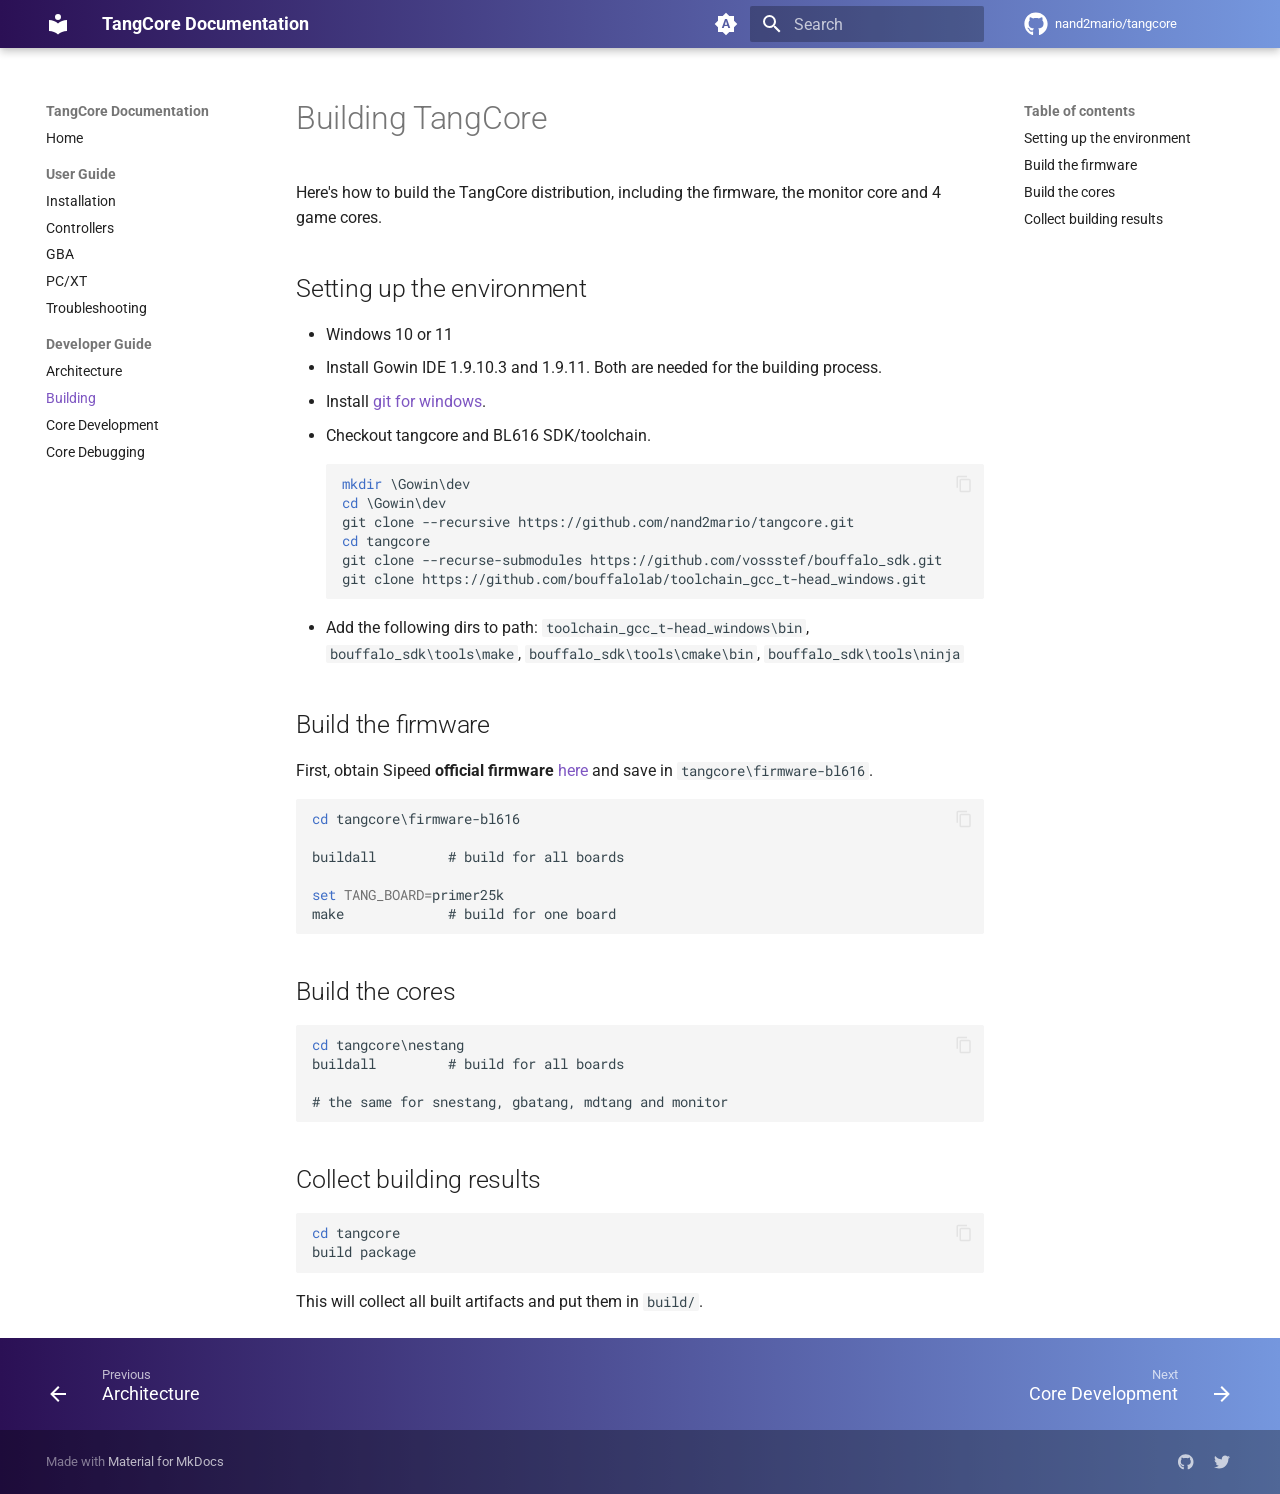
<file: dev-guide/building/index.html>
<!doctype html>
<html lang="en" class="no-js">
  <head>
    
      <meta charset="utf-8">
      <meta name="viewport" content="width=device-width,initial-scale=1">
      
        <meta name="description" content="Documentation for TangCore FPGA Gaming Distribution">
      
      
      
      
        <link rel="prev" href="../architecture/">
      
      
        <link rel="next" href="../core-development/">
      
      
      <link rel="icon" href="../../assets/images/favicon.png">
      <meta name="generator" content="mkdocs-1.6.1, mkdocs-material-9.6.12">
    
    
      
        <title>Building - TangCore Documentation</title>
      
    
    
      <link rel="stylesheet" href="../../assets/stylesheets/main.2afb09e1.min.css">
      
        
        <link rel="stylesheet" href="../../assets/stylesheets/palette.06af60db.min.css">
      
      


    
    
      
    
    
      
        
        
        <link rel="preconnect" href="https://fonts.gstatic.com" crossorigin>
        <link rel="stylesheet" href="https://fonts.googleapis.com/css?family=Roboto:300,300i,400,400i,700,700i%7CRoboto+Mono:400,400i,700,700i&display=fallback">
        <style>:root{--md-text-font:"Roboto";--md-code-font:"Roboto Mono"}</style>
      
    
    
      <link rel="stylesheet" href="../../stylesheets/extra.css">
    
    <script>__md_scope=new URL("../..",location),__md_hash=e=>[...e].reduce(((e,_)=>(e<<5)-e+_.charCodeAt(0)),0),__md_get=(e,_=localStorage,t=__md_scope)=>JSON.parse(_.getItem(t.pathname+"."+e)),__md_set=(e,_,t=localStorage,a=__md_scope)=>{try{t.setItem(a.pathname+"."+e,JSON.stringify(_))}catch(e){}}</script>
    
      

    
    
    
  </head>
  
  
    
    
      
    
    
    
    
    <body dir="ltr" data-md-color-scheme="default" data-md-color-primary="deep-purple" data-md-color-accent="purple">
  
    
    <input class="md-toggle" data-md-toggle="drawer" type="checkbox" id="__drawer" autocomplete="off">
    <input class="md-toggle" data-md-toggle="search" type="checkbox" id="__search" autocomplete="off">
    <label class="md-overlay" for="__drawer"></label>
    <div data-md-component="skip">
      
        
        <a href="#building-tangcore" class="md-skip">
          Skip to content
        </a>
      
    </div>
    <div data-md-component="announce">
      
    </div>
    
    
      

  

<header class="md-header md-header--shadow" data-md-component="header">
  <nav class="md-header__inner md-grid" aria-label="Header">
    <a href="../.." title="TangCore Documentation" class="md-header__button md-logo" aria-label="TangCore Documentation" data-md-component="logo">
      
  
  <svg xmlns="http://www.w3.org/2000/svg" viewBox="0 0 24 24"><path d="M12 8a3 3 0 0 0 3-3 3 3 0 0 0-3-3 3 3 0 0 0-3 3 3 3 0 0 0 3 3m0 3.54C9.64 9.35 6.5 8 3 8v11c3.5 0 6.64 1.35 9 3.54 2.36-2.19 5.5-3.54 9-3.54V8c-3.5 0-6.64 1.35-9 3.54"/></svg>

    </a>
    <label class="md-header__button md-icon" for="__drawer">
      
      <svg xmlns="http://www.w3.org/2000/svg" viewBox="0 0 24 24"><path d="M3 6h18v2H3zm0 5h18v2H3zm0 5h18v2H3z"/></svg>
    </label>
    <div class="md-header__title" data-md-component="header-title">
      <div class="md-header__ellipsis">
        <div class="md-header__topic">
          <span class="md-ellipsis">
            TangCore Documentation
          </span>
        </div>
        <div class="md-header__topic" data-md-component="header-topic">
          <span class="md-ellipsis">
            
              Building
            
          </span>
        </div>
      </div>
    </div>
    
      
        <form class="md-header__option" data-md-component="palette">
  
    
    
    
    <input class="md-option" data-md-color-media="(prefers-color-scheme)" data-md-color-scheme="default" data-md-color-primary="deep-purple" data-md-color-accent="purple"  aria-label="Switch to light mode"  type="radio" name="__palette" id="__palette_0">
    
      <label class="md-header__button md-icon" title="Switch to light mode" for="__palette_1" hidden>
        <svg xmlns="http://www.w3.org/2000/svg" viewBox="0 0 24 24"><path d="m14.3 16-.7-2h-3.2l-.7 2H7.8L11 7h2l3.2 9zM20 8.69V4h-4.69L12 .69 8.69 4H4v4.69L.69 12 4 15.31V20h4.69L12 23.31 15.31 20H20v-4.69L23.31 12zm-9.15 3.96h2.3L12 9z"/></svg>
      </label>
    
  
    
    
    
    <input class="md-option" data-md-color-media="(prefers-color-scheme: light)" data-md-color-scheme="default" data-md-color-primary="deep-purple" data-md-color-accent="purple"  aria-label="Switch to dark mode"  type="radio" name="__palette" id="__palette_1">
    
      <label class="md-header__button md-icon" title="Switch to dark mode" for="__palette_2" hidden>
        <svg xmlns="http://www.w3.org/2000/svg" viewBox="0 0 24 24"><path d="M12 8a4 4 0 0 0-4 4 4 4 0 0 0 4 4 4 4 0 0 0 4-4 4 4 0 0 0-4-4m0 10a6 6 0 0 1-6-6 6 6 0 0 1 6-6 6 6 0 0 1 6 6 6 6 0 0 1-6 6m8-9.31V4h-4.69L12 .69 8.69 4H4v4.69L.69 12 4 15.31V20h4.69L12 23.31 15.31 20H20v-4.69L23.31 12z"/></svg>
      </label>
    
  
    
    
    
    <input class="md-option" data-md-color-media="(prefers-color-scheme: dark)" data-md-color-scheme="slate" data-md-color-primary="deep-purple" data-md-color-accent="purple"  aria-label="Switch to system preference"  type="radio" name="__palette" id="__palette_2">
    
      <label class="md-header__button md-icon" title="Switch to system preference" for="__palette_0" hidden>
        <svg xmlns="http://www.w3.org/2000/svg" viewBox="0 0 24 24"><path d="M12 18c-.89 0-1.74-.2-2.5-.55C11.56 16.5 13 14.42 13 12s-1.44-4.5-3.5-5.45C10.26 6.2 11.11 6 12 6a6 6 0 0 1 6 6 6 6 0 0 1-6 6m8-9.31V4h-4.69L12 .69 8.69 4H4v4.69L.69 12 4 15.31V20h4.69L12 23.31 15.31 20H20v-4.69L23.31 12z"/></svg>
      </label>
    
  
</form>
      
    
    
      <script>var palette=__md_get("__palette");if(palette&&palette.color){if("(prefers-color-scheme)"===palette.color.media){var media=matchMedia("(prefers-color-scheme: light)"),input=document.querySelector(media.matches?"[data-md-color-media='(prefers-color-scheme: light)']":"[data-md-color-media='(prefers-color-scheme: dark)']");palette.color.media=input.getAttribute("data-md-color-media"),palette.color.scheme=input.getAttribute("data-md-color-scheme"),palette.color.primary=input.getAttribute("data-md-color-primary"),palette.color.accent=input.getAttribute("data-md-color-accent")}for(var[key,value]of Object.entries(palette.color))document.body.setAttribute("data-md-color-"+key,value)}</script>
    
    
    
      
      
        <label class="md-header__button md-icon" for="__search">
          
          <svg xmlns="http://www.w3.org/2000/svg" viewBox="0 0 24 24"><path d="M9.5 3A6.5 6.5 0 0 1 16 9.5c0 1.61-.59 3.09-1.56 4.23l.27.27h.79l5 5-1.5 1.5-5-5v-.79l-.27-.27A6.52 6.52 0 0 1 9.5 16 6.5 6.5 0 0 1 3 9.5 6.5 6.5 0 0 1 9.5 3m0 2C7 5 5 7 5 9.5S7 14 9.5 14 14 12 14 9.5 12 5 9.5 5"/></svg>
        </label>
        <div class="md-search" data-md-component="search" role="dialog">
  <label class="md-search__overlay" for="__search"></label>
  <div class="md-search__inner" role="search">
    <form class="md-search__form" name="search">
      <input type="text" class="md-search__input" name="query" aria-label="Search" placeholder="Search" autocapitalize="off" autocorrect="off" autocomplete="off" spellcheck="false" data-md-component="search-query" required>
      <label class="md-search__icon md-icon" for="__search">
        
        <svg xmlns="http://www.w3.org/2000/svg" viewBox="0 0 24 24"><path d="M9.5 3A6.5 6.5 0 0 1 16 9.5c0 1.61-.59 3.09-1.56 4.23l.27.27h.79l5 5-1.5 1.5-5-5v-.79l-.27-.27A6.52 6.52 0 0 1 9.5 16 6.5 6.5 0 0 1 3 9.5 6.5 6.5 0 0 1 9.5 3m0 2C7 5 5 7 5 9.5S7 14 9.5 14 14 12 14 9.5 12 5 9.5 5"/></svg>
        
        <svg xmlns="http://www.w3.org/2000/svg" viewBox="0 0 24 24"><path d="M20 11v2H8l5.5 5.5-1.42 1.42L4.16 12l7.92-7.92L13.5 5.5 8 11z"/></svg>
      </label>
      <nav class="md-search__options" aria-label="Search">
        
          <a href="javascript:void(0)" class="md-search__icon md-icon" title="Share" aria-label="Share" data-clipboard data-clipboard-text="" data-md-component="search-share" tabindex="-1">
            
            <svg xmlns="http://www.w3.org/2000/svg" viewBox="0 0 24 24"><path d="M18 16.08c-.76 0-1.44.3-1.96.77L8.91 12.7c.05-.23.09-.46.09-.7s-.04-.47-.09-.7l7.05-4.11c.54.5 1.25.81 2.04.81a3 3 0 0 0 3-3 3 3 0 0 0-3-3 3 3 0 0 0-3 3c0 .24.04.47.09.7L8.04 9.81C7.5 9.31 6.79 9 6 9a3 3 0 0 0-3 3 3 3 0 0 0 3 3c.79 0 1.5-.31 2.04-.81l7.12 4.15c-.05.21-.08.43-.08.66 0 1.61 1.31 2.91 2.92 2.91s2.92-1.3 2.92-2.91A2.92 2.92 0 0 0 18 16.08"/></svg>
          </a>
        
        <button type="reset" class="md-search__icon md-icon" title="Clear" aria-label="Clear" tabindex="-1">
          
          <svg xmlns="http://www.w3.org/2000/svg" viewBox="0 0 24 24"><path d="M19 6.41 17.59 5 12 10.59 6.41 5 5 6.41 10.59 12 5 17.59 6.41 19 12 13.41 17.59 19 19 17.59 13.41 12z"/></svg>
        </button>
      </nav>
      
        <div class="md-search__suggest" data-md-component="search-suggest"></div>
      
    </form>
    <div class="md-search__output">
      <div class="md-search__scrollwrap" tabindex="0" data-md-scrollfix>
        <div class="md-search-result" data-md-component="search-result">
          <div class="md-search-result__meta">
            Initializing search
          </div>
          <ol class="md-search-result__list" role="presentation"></ol>
        </div>
      </div>
    </div>
  </div>
</div>
      
    
    
      <div class="md-header__source">
        <a href="https://github.com/nand2mario/tangcore" title="Go to repository" class="md-source" data-md-component="source">
  <div class="md-source__icon md-icon">
    
    <svg xmlns="http://www.w3.org/2000/svg" viewBox="0 0 496 512"><!--! Font Awesome Free 6.7.2 by @fontawesome - https://fontawesome.com License - https://fontawesome.com/license/free (Icons: CC BY 4.0, Fonts: SIL OFL 1.1, Code: MIT License) Copyright 2024 Fonticons, Inc.--><path d="M165.9 397.4c0 2-2.3 3.6-5.2 3.6-3.3.3-5.6-1.3-5.6-3.6 0-2 2.3-3.6 5.2-3.6 3-.3 5.6 1.3 5.6 3.6m-31.1-4.5c-.7 2 1.3 4.3 4.3 4.9 2.6 1 5.6 0 6.2-2s-1.3-4.3-4.3-5.2c-2.6-.7-5.5.3-6.2 2.3m44.2-1.7c-2.9.7-4.9 2.6-4.6 4.9.3 2 2.9 3.3 5.9 2.6 2.9-.7 4.9-2.6 4.6-4.6-.3-1.9-3-3.2-5.9-2.9M244.8 8C106.1 8 0 113.3 0 252c0 110.9 69.8 205.8 169.5 239.2 12.8 2.3 17.3-5.6 17.3-12.1 0-6.2-.3-40.4-.3-61.4 0 0-70 15-84.7-29.8 0 0-11.4-29.1-27.8-36.6 0 0-22.9-15.7 1.6-15.4 0 0 24.9 2 38.6 25.8 21.9 38.6 58.6 27.5 72.9 20.9 2.3-16 8.8-27.1 16-33.7-55.9-6.2-112.3-14.3-112.3-110.5 0-27.5 7.6-41.3 23.6-58.9-2.6-6.5-11.1-33.3 2.6-67.9 20.9-6.5 69 27 69 27 20-5.6 41.5-8.5 62.8-8.5s42.8 2.9 62.8 8.5c0 0 48.1-33.6 69-27 13.7 34.7 5.2 61.4 2.6 67.9 16 17.7 25.8 31.5 25.8 58.9 0 96.5-58.9 104.2-114.8 110.5 9.2 7.9 17 22.9 17 46.4 0 33.7-.3 75.4-.3 83.6 0 6.5 4.6 14.4 17.3 12.1C428.2 457.8 496 362.9 496 252 496 113.3 383.5 8 244.8 8M97.2 352.9c-1.3 1-1 3.3.7 5.2 1.6 1.6 3.9 2.3 5.2 1 1.3-1 1-3.3-.7-5.2-1.6-1.6-3.9-2.3-5.2-1m-10.8-8.1c-.7 1.3.3 2.9 2.3 3.9 1.6 1 3.6.7 4.3-.7.7-1.3-.3-2.9-2.3-3.9-2-.6-3.6-.3-4.3.7m32.4 35.6c-1.6 1.3-1 4.3 1.3 6.2 2.3 2.3 5.2 2.6 6.5 1 1.3-1.3.7-4.3-1.3-6.2-2.2-2.3-5.2-2.6-6.5-1m-11.4-14.7c-1.6 1-1.6 3.6 0 5.9s4.3 3.3 5.6 2.3c1.6-1.3 1.6-3.9 0-6.2-1.4-2.3-4-3.3-5.6-2"/></svg>
  </div>
  <div class="md-source__repository">
    nand2mario/tangcore
  </div>
</a>
      </div>
    
  </nav>
  
</header>
    
    <div class="md-container" data-md-component="container">
      
      
        
          
        
      
      <main class="md-main" data-md-component="main">
        <div class="md-main__inner md-grid">
          
            
              
              <div class="md-sidebar md-sidebar--primary" data-md-component="sidebar" data-md-type="navigation" >
                <div class="md-sidebar__scrollwrap">
                  <div class="md-sidebar__inner">
                    



<nav class="md-nav md-nav--primary" aria-label="Navigation" data-md-level="0">
  <label class="md-nav__title" for="__drawer">
    <a href="../.." title="TangCore Documentation" class="md-nav__button md-logo" aria-label="TangCore Documentation" data-md-component="logo">
      
  
  <svg xmlns="http://www.w3.org/2000/svg" viewBox="0 0 24 24"><path d="M12 8a3 3 0 0 0 3-3 3 3 0 0 0-3-3 3 3 0 0 0-3 3 3 3 0 0 0 3 3m0 3.54C9.64 9.35 6.5 8 3 8v11c3.5 0 6.64 1.35 9 3.54 2.36-2.19 5.5-3.54 9-3.54V8c-3.5 0-6.64 1.35-9 3.54"/></svg>

    </a>
    TangCore Documentation
  </label>
  
    <div class="md-nav__source">
      <a href="https://github.com/nand2mario/tangcore" title="Go to repository" class="md-source" data-md-component="source">
  <div class="md-source__icon md-icon">
    
    <svg xmlns="http://www.w3.org/2000/svg" viewBox="0 0 496 512"><!--! Font Awesome Free 6.7.2 by @fontawesome - https://fontawesome.com License - https://fontawesome.com/license/free (Icons: CC BY 4.0, Fonts: SIL OFL 1.1, Code: MIT License) Copyright 2024 Fonticons, Inc.--><path d="M165.9 397.4c0 2-2.3 3.6-5.2 3.6-3.3.3-5.6-1.3-5.6-3.6 0-2 2.3-3.6 5.2-3.6 3-.3 5.6 1.3 5.6 3.6m-31.1-4.5c-.7 2 1.3 4.3 4.3 4.9 2.6 1 5.6 0 6.2-2s-1.3-4.3-4.3-5.2c-2.6-.7-5.5.3-6.2 2.3m44.2-1.7c-2.9.7-4.9 2.6-4.6 4.9.3 2 2.9 3.3 5.9 2.6 2.9-.7 4.9-2.6 4.6-4.6-.3-1.9-3-3.2-5.9-2.9M244.8 8C106.1 8 0 113.3 0 252c0 110.9 69.8 205.8 169.5 239.2 12.8 2.3 17.3-5.6 17.3-12.1 0-6.2-.3-40.4-.3-61.4 0 0-70 15-84.7-29.8 0 0-11.4-29.1-27.8-36.6 0 0-22.9-15.7 1.6-15.4 0 0 24.9 2 38.6 25.8 21.9 38.6 58.6 27.5 72.9 20.9 2.3-16 8.8-27.1 16-33.7-55.9-6.2-112.3-14.3-112.3-110.5 0-27.5 7.6-41.3 23.6-58.9-2.6-6.5-11.1-33.3 2.6-67.9 20.9-6.5 69 27 69 27 20-5.6 41.5-8.5 62.8-8.5s42.8 2.9 62.8 8.5c0 0 48.1-33.6 69-27 13.7 34.7 5.2 61.4 2.6 67.9 16 17.7 25.8 31.5 25.8 58.9 0 96.5-58.9 104.2-114.8 110.5 9.2 7.9 17 22.9 17 46.4 0 33.7-.3 75.4-.3 83.6 0 6.5 4.6 14.4 17.3 12.1C428.2 457.8 496 362.9 496 252 496 113.3 383.5 8 244.8 8M97.2 352.9c-1.3 1-1 3.3.7 5.2 1.6 1.6 3.9 2.3 5.2 1 1.3-1 1-3.3-.7-5.2-1.6-1.6-3.9-2.3-5.2-1m-10.8-8.1c-.7 1.3.3 2.9 2.3 3.9 1.6 1 3.6.7 4.3-.7.7-1.3-.3-2.9-2.3-3.9-2-.6-3.6-.3-4.3.7m32.4 35.6c-1.6 1.3-1 4.3 1.3 6.2 2.3 2.3 5.2 2.6 6.5 1 1.3-1.3.7-4.3-1.3-6.2-2.2-2.3-5.2-2.6-6.5-1m-11.4-14.7c-1.6 1-1.6 3.6 0 5.9s4.3 3.3 5.6 2.3c1.6-1.3 1.6-3.9 0-6.2-1.4-2.3-4-3.3-5.6-2"/></svg>
  </div>
  <div class="md-source__repository">
    nand2mario/tangcore
  </div>
</a>
    </div>
  
  <ul class="md-nav__list" data-md-scrollfix>
    
      
      
  
  
  
  
    <li class="md-nav__item">
      <a href="../.." class="md-nav__link">
        
  
  
  <span class="md-ellipsis">
    Home
    
  </span>
  

      </a>
    </li>
  

    
      
      
  
  
  
  
    
    
      
        
      
        
      
        
      
        
      
        
      
    
    
    
      
        
        
      
    
    
    <li class="md-nav__item md-nav__item--section md-nav__item--nested">
      
        
        
        <input class="md-nav__toggle md-toggle " type="checkbox" id="__nav_2" >
        
          
          <label class="md-nav__link" for="__nav_2" id="__nav_2_label" tabindex="">
            
  
  
  <span class="md-ellipsis">
    User Guide
    
  </span>
  

            <span class="md-nav__icon md-icon"></span>
          </label>
        
        <nav class="md-nav" data-md-level="1" aria-labelledby="__nav_2_label" aria-expanded="false">
          <label class="md-nav__title" for="__nav_2">
            <span class="md-nav__icon md-icon"></span>
            User Guide
          </label>
          <ul class="md-nav__list" data-md-scrollfix>
            
              
                
  
  
  
  
    <li class="md-nav__item">
      <a href="../../user-guide/installation/" class="md-nav__link">
        
  
  
  <span class="md-ellipsis">
    Installation
    
  </span>
  

      </a>
    </li>
  

              
            
              
                
  
  
  
  
    <li class="md-nav__item">
      <a href="../../user-guide/controllers/" class="md-nav__link">
        
  
  
  <span class="md-ellipsis">
    Controllers
    
  </span>
  

      </a>
    </li>
  

              
            
              
                
  
  
  
  
    <li class="md-nav__item">
      <a href="../../user-guide/gba/" class="md-nav__link">
        
  
  
  <span class="md-ellipsis">
    GBA
    
  </span>
  

      </a>
    </li>
  

              
            
              
                
  
  
  
  
    <li class="md-nav__item">
      <a href="../../user-guide/pcxt/" class="md-nav__link">
        
  
  
  <span class="md-ellipsis">
    PC/XT
    
  </span>
  

      </a>
    </li>
  

              
            
              
                
  
  
  
  
    <li class="md-nav__item">
      <a href="../../user-guide/troubleshooting/" class="md-nav__link">
        
  
  
  <span class="md-ellipsis">
    Troubleshooting
    
  </span>
  

      </a>
    </li>
  

              
            
          </ul>
        </nav>
      
    </li>
  

    
      
      
  
  
    
  
  
  
    
    
      
        
      
        
      
        
      
        
      
    
    
    
      
        
        
      
    
    
    <li class="md-nav__item md-nav__item--active md-nav__item--section md-nav__item--nested">
      
        
        
        <input class="md-nav__toggle md-toggle " type="checkbox" id="__nav_3" checked>
        
          
          <label class="md-nav__link" for="__nav_3" id="__nav_3_label" tabindex="">
            
  
  
  <span class="md-ellipsis">
    Developer Guide
    
  </span>
  

            <span class="md-nav__icon md-icon"></span>
          </label>
        
        <nav class="md-nav" data-md-level="1" aria-labelledby="__nav_3_label" aria-expanded="true">
          <label class="md-nav__title" for="__nav_3">
            <span class="md-nav__icon md-icon"></span>
            Developer Guide
          </label>
          <ul class="md-nav__list" data-md-scrollfix>
            
              
                
  
  
  
  
    <li class="md-nav__item">
      <a href="../architecture/" class="md-nav__link">
        
  
  
  <span class="md-ellipsis">
    Architecture
    
  </span>
  

      </a>
    </li>
  

              
            
              
                
  
  
    
  
  
  
    <li class="md-nav__item md-nav__item--active">
      
      <input class="md-nav__toggle md-toggle" type="checkbox" id="__toc">
      
      
        
      
      
        <label class="md-nav__link md-nav__link--active" for="__toc">
          
  
  
  <span class="md-ellipsis">
    Building
    
  </span>
  

          <span class="md-nav__icon md-icon"></span>
        </label>
      
      <a href="./" class="md-nav__link md-nav__link--active">
        
  
  
  <span class="md-ellipsis">
    Building
    
  </span>
  

      </a>
      
        

<nav class="md-nav md-nav--secondary" aria-label="Table of contents">
  
  
  
    
  
  
    <label class="md-nav__title" for="__toc">
      <span class="md-nav__icon md-icon"></span>
      Table of contents
    </label>
    <ul class="md-nav__list" data-md-component="toc" data-md-scrollfix>
      
        <li class="md-nav__item">
  <a href="#setting-up-the-environment" class="md-nav__link">
    <span class="md-ellipsis">
      Setting up the environment
    </span>
  </a>
  
</li>
      
        <li class="md-nav__item">
  <a href="#build-the-firmware" class="md-nav__link">
    <span class="md-ellipsis">
      Build the firmware
    </span>
  </a>
  
</li>
      
        <li class="md-nav__item">
  <a href="#build-the-cores" class="md-nav__link">
    <span class="md-ellipsis">
      Build the cores
    </span>
  </a>
  
</li>
      
        <li class="md-nav__item">
  <a href="#collect-building-results" class="md-nav__link">
    <span class="md-ellipsis">
      Collect building results
    </span>
  </a>
  
</li>
      
    </ul>
  
</nav>
      
    </li>
  

              
            
              
                
  
  
  
  
    <li class="md-nav__item">
      <a href="../core-development/" class="md-nav__link">
        
  
  
  <span class="md-ellipsis">
    Core Development
    
  </span>
  

      </a>
    </li>
  

              
            
              
                
  
  
  
  
    <li class="md-nav__item">
      <a href="../core-debugging/" class="md-nav__link">
        
  
  
  <span class="md-ellipsis">
    Core Debugging
    
  </span>
  

      </a>
    </li>
  

              
            
          </ul>
        </nav>
      
    </li>
  

    
  </ul>
</nav>
                  </div>
                </div>
              </div>
            
            
              
              <div class="md-sidebar md-sidebar--secondary" data-md-component="sidebar" data-md-type="toc" >
                <div class="md-sidebar__scrollwrap">
                  <div class="md-sidebar__inner">
                    

<nav class="md-nav md-nav--secondary" aria-label="Table of contents">
  
  
  
    
  
  
    <label class="md-nav__title" for="__toc">
      <span class="md-nav__icon md-icon"></span>
      Table of contents
    </label>
    <ul class="md-nav__list" data-md-component="toc" data-md-scrollfix>
      
        <li class="md-nav__item">
  <a href="#setting-up-the-environment" class="md-nav__link">
    <span class="md-ellipsis">
      Setting up the environment
    </span>
  </a>
  
</li>
      
        <li class="md-nav__item">
  <a href="#build-the-firmware" class="md-nav__link">
    <span class="md-ellipsis">
      Build the firmware
    </span>
  </a>
  
</li>
      
        <li class="md-nav__item">
  <a href="#build-the-cores" class="md-nav__link">
    <span class="md-ellipsis">
      Build the cores
    </span>
  </a>
  
</li>
      
        <li class="md-nav__item">
  <a href="#collect-building-results" class="md-nav__link">
    <span class="md-ellipsis">
      Collect building results
    </span>
  </a>
  
</li>
      
    </ul>
  
</nav>
                  </div>
                </div>
              </div>
            
          
          
            <div class="md-content" data-md-component="content">
              <article class="md-content__inner md-typeset">
                
                  


  
  


<h1 id="building-tangcore">Building TangCore<a class="headerlink" href="#building-tangcore" title="Permanent link">&para;</a></h1>
<p>Here's how to build the TangCore distribution, including the firmware, the monitor core and 4 game cores.</p>
<h2 id="setting-up-the-environment">Setting up the environment<a class="headerlink" href="#setting-up-the-environment" title="Permanent link">&para;</a></h2>
<ul>
<li>Windows 10 or 11</li>
<li>Install Gowin IDE 1.9.10.3 and 1.9.11. Both are needed for the building process.</li>
<li>Install <a href="https://git-scm.com/downloads/win">git for windows</a>.</li>
<li>Checkout tangcore and BL616 SDK/toolchain.
<div class="language-batch highlight"><pre><span></span><code><span id="__span-0-1"><a id="__codelineno-0-1" name="__codelineno-0-1" href="#__codelineno-0-1"></a><span class="k">mkdir</span> \Gowin\dev
</span><span id="__span-0-2"><a id="__codelineno-0-2" name="__codelineno-0-2" href="#__codelineno-0-2"></a><span class="k">cd</span> \Gowin\dev
</span><span id="__span-0-3"><a id="__codelineno-0-3" name="__codelineno-0-3" href="#__codelineno-0-3"></a>git clone --recursive https://github.com/nand2mario/tangcore.git
</span><span id="__span-0-4"><a id="__codelineno-0-4" name="__codelineno-0-4" href="#__codelineno-0-4"></a><span class="k">cd</span> tangcore
</span><span id="__span-0-5"><a id="__codelineno-0-5" name="__codelineno-0-5" href="#__codelineno-0-5"></a>git clone --recurse-submodules https://github.com/vossstef/bouffalo_sdk.git
</span><span id="__span-0-6"><a id="__codelineno-0-6" name="__codelineno-0-6" href="#__codelineno-0-6"></a>git clone https://github.com/bouffalolab/toolchain_gcc_t-head_windows.git
</span></code></pre></div></li>
<li>Add the following dirs to path: <code>toolchain_gcc_t-head_windows\bin</code>, <code>bouffalo_sdk\tools\make</code>, <code>bouffalo_sdk\tools\cmake\bin</code>, <code>bouffalo_sdk\tools\ninja</code></li>
</ul>
<h2 id="build-the-firmware">Build the firmware<a class="headerlink" href="#build-the-firmware" title="Permanent link">&para;</a></h2>
<p>First, obtain Sipeed <strong>official firmware</strong> <a href="https://dl.sipeed.com/shareURL/TANG/Console/09_MCU_FW">here</a> and save in <code>tangcore\firmware-bl616</code>.</p>
<div class="language-batch highlight"><pre><span></span><code><span id="__span-1-1"><a id="__codelineno-1-1" name="__codelineno-1-1" href="#__codelineno-1-1"></a><span class="k">cd</span> tangcore\firmware-bl616
</span><span id="__span-1-2"><a id="__codelineno-1-2" name="__codelineno-1-2" href="#__codelineno-1-2"></a>
</span><span id="__span-1-3"><a id="__codelineno-1-3" name="__codelineno-1-3" href="#__codelineno-1-3"></a>buildall         # build for all boards
</span><span id="__span-1-4"><a id="__codelineno-1-4" name="__codelineno-1-4" href="#__codelineno-1-4"></a>
</span><span id="__span-1-5"><a id="__codelineno-1-5" name="__codelineno-1-5" href="#__codelineno-1-5"></a><span class="k">set</span> <span class="nv">TANG_BOARD</span><span class="p">=</span>primer25k
</span><span id="__span-1-6"><a id="__codelineno-1-6" name="__codelineno-1-6" href="#__codelineno-1-6"></a>make             # build for one board
</span></code></pre></div>
<h2 id="build-the-cores">Build the cores<a class="headerlink" href="#build-the-cores" title="Permanent link">&para;</a></h2>
<div class="language-batch highlight"><pre><span></span><code><span id="__span-2-1"><a id="__codelineno-2-1" name="__codelineno-2-1" href="#__codelineno-2-1"></a><span class="k">cd</span> tangcore\nestang
</span><span id="__span-2-2"><a id="__codelineno-2-2" name="__codelineno-2-2" href="#__codelineno-2-2"></a>buildall         # build for all boards
</span><span id="__span-2-3"><a id="__codelineno-2-3" name="__codelineno-2-3" href="#__codelineno-2-3"></a>
</span><span id="__span-2-4"><a id="__codelineno-2-4" name="__codelineno-2-4" href="#__codelineno-2-4"></a># the same for snestang, gbatang, mdtang and monitor
</span></code></pre></div>
<h2 id="collect-building-results">Collect building results<a class="headerlink" href="#collect-building-results" title="Permanent link">&para;</a></h2>
<p><div class="language-batch highlight"><pre><span></span><code><span id="__span-3-1"><a id="__codelineno-3-1" name="__codelineno-3-1" href="#__codelineno-3-1"></a><span class="k">cd</span> tangcore
</span><span id="__span-3-2"><a id="__codelineno-3-2" name="__codelineno-3-2" href="#__codelineno-3-2"></a>build package
</span></code></pre></div>
This will collect all built artifacts and put them in <code>build/</code>.</p>












                
              </article>
            </div>
          
          
<script>var target=document.getElementById(location.hash.slice(1));target&&target.name&&(target.checked=target.name.startsWith("__tabbed_"))</script>
        </div>
        
          <button type="button" class="md-top md-icon" data-md-component="top" hidden>
  
  <svg xmlns="http://www.w3.org/2000/svg" viewBox="0 0 24 24"><path d="M13 20h-2V8l-5.5 5.5-1.42-1.42L12 4.16l7.92 7.92-1.42 1.42L13 8z"/></svg>
  Back to top
</button>
        
      </main>
      
        <footer class="md-footer">
  
    
      
      <nav class="md-footer__inner md-grid" aria-label="Footer" >
        
          
          <a href="../architecture/" class="md-footer__link md-footer__link--prev" aria-label="Previous: Architecture">
            <div class="md-footer__button md-icon">
              
              <svg xmlns="http://www.w3.org/2000/svg" viewBox="0 0 24 24"><path d="M20 11v2H8l5.5 5.5-1.42 1.42L4.16 12l7.92-7.92L13.5 5.5 8 11z"/></svg>
            </div>
            <div class="md-footer__title">
              <span class="md-footer__direction">
                Previous
              </span>
              <div class="md-ellipsis">
                Architecture
              </div>
            </div>
          </a>
        
        
          
          <a href="../core-development/" class="md-footer__link md-footer__link--next" aria-label="Next: Core Development">
            <div class="md-footer__title">
              <span class="md-footer__direction">
                Next
              </span>
              <div class="md-ellipsis">
                Core Development
              </div>
            </div>
            <div class="md-footer__button md-icon">
              
              <svg xmlns="http://www.w3.org/2000/svg" viewBox="0 0 24 24"><path d="M4 11v2h12l-5.5 5.5 1.42 1.42L19.84 12l-7.92-7.92L10.5 5.5 16 11z"/></svg>
            </div>
          </a>
        
      </nav>
    
  
  <div class="md-footer-meta md-typeset">
    <div class="md-footer-meta__inner md-grid">
      <div class="md-copyright">
  
  
    Made with
    <a href="https://squidfunk.github.io/mkdocs-material/" target="_blank" rel="noopener">
      Material for MkDocs
    </a>
  
</div>
      
        <div class="md-social">
  
    
    
    
    
      
      
    
    <a href="https://github.com/nand2mario/tangcore" target="_blank" rel="noopener" title="github.com" class="md-social__link">
      <svg xmlns="http://www.w3.org/2000/svg" viewBox="0 0 496 512"><!--! Font Awesome Free 6.7.2 by @fontawesome - https://fontawesome.com License - https://fontawesome.com/license/free (Icons: CC BY 4.0, Fonts: SIL OFL 1.1, Code: MIT License) Copyright 2024 Fonticons, Inc.--><path d="M165.9 397.4c0 2-2.3 3.6-5.2 3.6-3.3.3-5.6-1.3-5.6-3.6 0-2 2.3-3.6 5.2-3.6 3-.3 5.6 1.3 5.6 3.6m-31.1-4.5c-.7 2 1.3 4.3 4.3 4.9 2.6 1 5.6 0 6.2-2s-1.3-4.3-4.3-5.2c-2.6-.7-5.5.3-6.2 2.3m44.2-1.7c-2.9.7-4.9 2.6-4.6 4.9.3 2 2.9 3.3 5.9 2.6 2.9-.7 4.9-2.6 4.6-4.6-.3-1.9-3-3.2-5.9-2.9M244.8 8C106.1 8 0 113.3 0 252c0 110.9 69.8 205.8 169.5 239.2 12.8 2.3 17.3-5.6 17.3-12.1 0-6.2-.3-40.4-.3-61.4 0 0-70 15-84.7-29.8 0 0-11.4-29.1-27.8-36.6 0 0-22.9-15.7 1.6-15.4 0 0 24.9 2 38.6 25.8 21.9 38.6 58.6 27.5 72.9 20.9 2.3-16 8.8-27.1 16-33.7-55.9-6.2-112.3-14.3-112.3-110.5 0-27.5 7.6-41.3 23.6-58.9-2.6-6.5-11.1-33.3 2.6-67.9 20.9-6.5 69 27 69 27 20-5.6 41.5-8.5 62.8-8.5s42.8 2.9 62.8 8.5c0 0 48.1-33.6 69-27 13.7 34.7 5.2 61.4 2.6 67.9 16 17.7 25.8 31.5 25.8 58.9 0 96.5-58.9 104.2-114.8 110.5 9.2 7.9 17 22.9 17 46.4 0 33.7-.3 75.4-.3 83.6 0 6.5 4.6 14.4 17.3 12.1C428.2 457.8 496 362.9 496 252 496 113.3 383.5 8 244.8 8M97.2 352.9c-1.3 1-1 3.3.7 5.2 1.6 1.6 3.9 2.3 5.2 1 1.3-1 1-3.3-.7-5.2-1.6-1.6-3.9-2.3-5.2-1m-10.8-8.1c-.7 1.3.3 2.9 2.3 3.9 1.6 1 3.6.7 4.3-.7.7-1.3-.3-2.9-2.3-3.9-2-.6-3.6-.3-4.3.7m32.4 35.6c-1.6 1.3-1 4.3 1.3 6.2 2.3 2.3 5.2 2.6 6.5 1 1.3-1.3.7-4.3-1.3-6.2-2.2-2.3-5.2-2.6-6.5-1m-11.4-14.7c-1.6 1-1.6 3.6 0 5.9s4.3 3.3 5.6 2.3c1.6-1.3 1.6-3.9 0-6.2-1.4-2.3-4-3.3-5.6-2"/></svg>
    </a>
  
    
    
    
    
      
      
    
    <a href="https://twitter.com/nand2mario" target="_blank" rel="noopener" title="twitter.com" class="md-social__link">
      <svg xmlns="http://www.w3.org/2000/svg" viewBox="0 0 512 512"><!--! Font Awesome Free 6.7.2 by @fontawesome - https://fontawesome.com License - https://fontawesome.com/license/free (Icons: CC BY 4.0, Fonts: SIL OFL 1.1, Code: MIT License) Copyright 2024 Fonticons, Inc.--><path d="M459.37 151.716c.325 4.548.325 9.097.325 13.645 0 138.72-105.583 298.558-298.558 298.558-59.452 0-114.68-17.219-161.137-47.106 8.447.974 16.568 1.299 25.34 1.299 49.055 0 94.213-16.568 130.274-44.832-46.132-.975-84.792-31.188-98.112-72.772 6.498.974 12.995 1.624 19.818 1.624 9.421 0 18.843-1.3 27.614-3.573-48.081-9.747-84.143-51.98-84.143-102.985v-1.299c13.969 7.797 30.214 12.67 47.431 13.319-28.264-18.843-46.781-51.005-46.781-87.391 0-19.492 5.197-37.36 14.294-52.954 51.655 63.675 129.3 105.258 216.365 109.807-1.624-7.797-2.599-15.918-2.599-24.04 0-57.828 46.782-104.934 104.934-104.934 30.213 0 57.502 12.67 76.67 33.137 23.715-4.548 46.456-13.32 66.599-25.34-7.798 24.366-24.366 44.833-46.132 57.827 21.117-2.273 41.584-8.122 60.426-16.243-14.292 20.791-32.161 39.308-52.628 54.253"/></svg>
    </a>
  
</div>
      
    </div>
  </div>
</footer>
      
    </div>
    <div class="md-dialog" data-md-component="dialog">
      <div class="md-dialog__inner md-typeset"></div>
    </div>
    
    
    
      
      <script id="__config" type="application/json">{"base": "../..", "features": ["navigation.sections", "navigation.top", "navigation.footer", "navigation.indexes", "navigation.tracking", "toc.follow", "search.highlight", "search.share", "search.suggest", "content.code.copy", "content.code.annotate"], "search": "../../assets/javascripts/workers/search.f8cc74c7.min.js", "tags": null, "translations": {"clipboard.copied": "Copied to clipboard", "clipboard.copy": "Copy to clipboard", "search.result.more.one": "1 more on this page", "search.result.more.other": "# more on this page", "search.result.none": "No matching documents", "search.result.one": "1 matching document", "search.result.other": "# matching documents", "search.result.placeholder": "Type to start searching", "search.result.term.missing": "Missing", "select.version": "Select version"}, "version": null}</script>
    
    
      <script src="../../assets/javascripts/bundle.c8b220af.min.js"></script>
      
    
  </body>
</html>
</file>
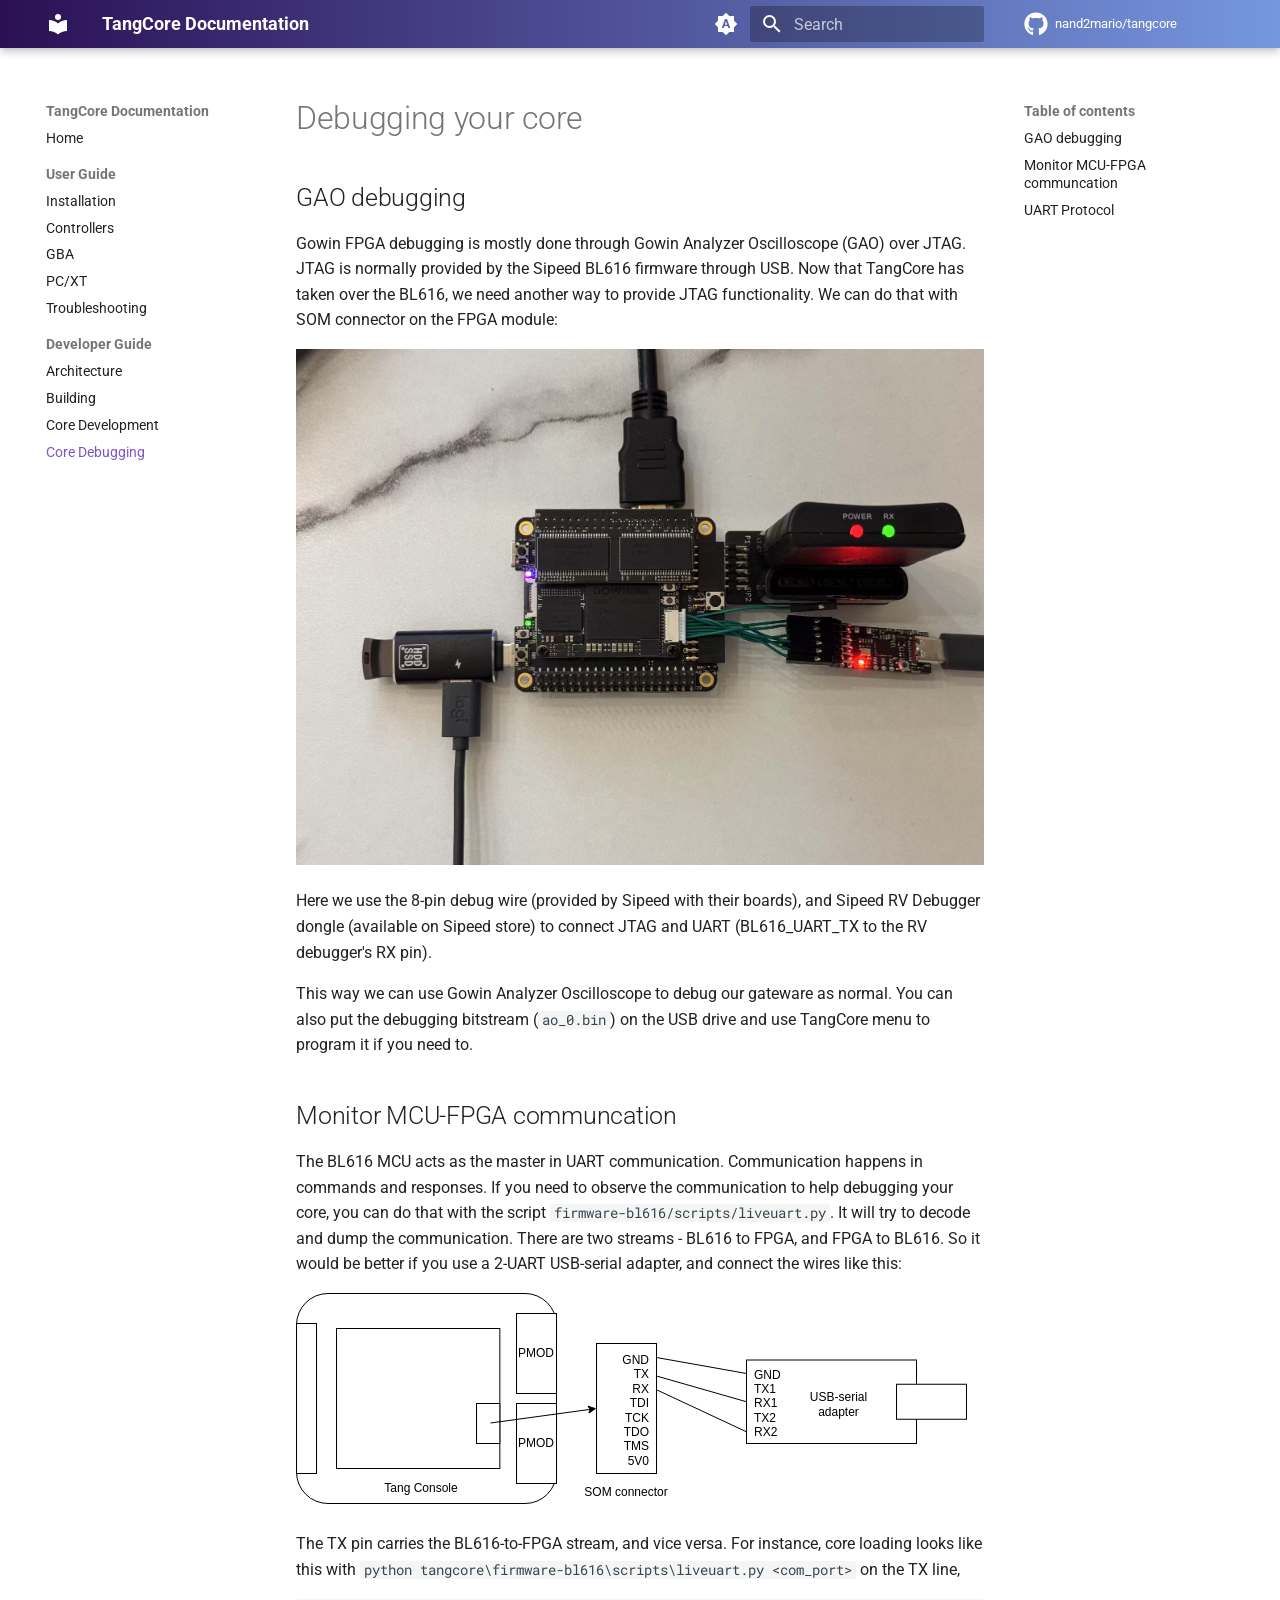
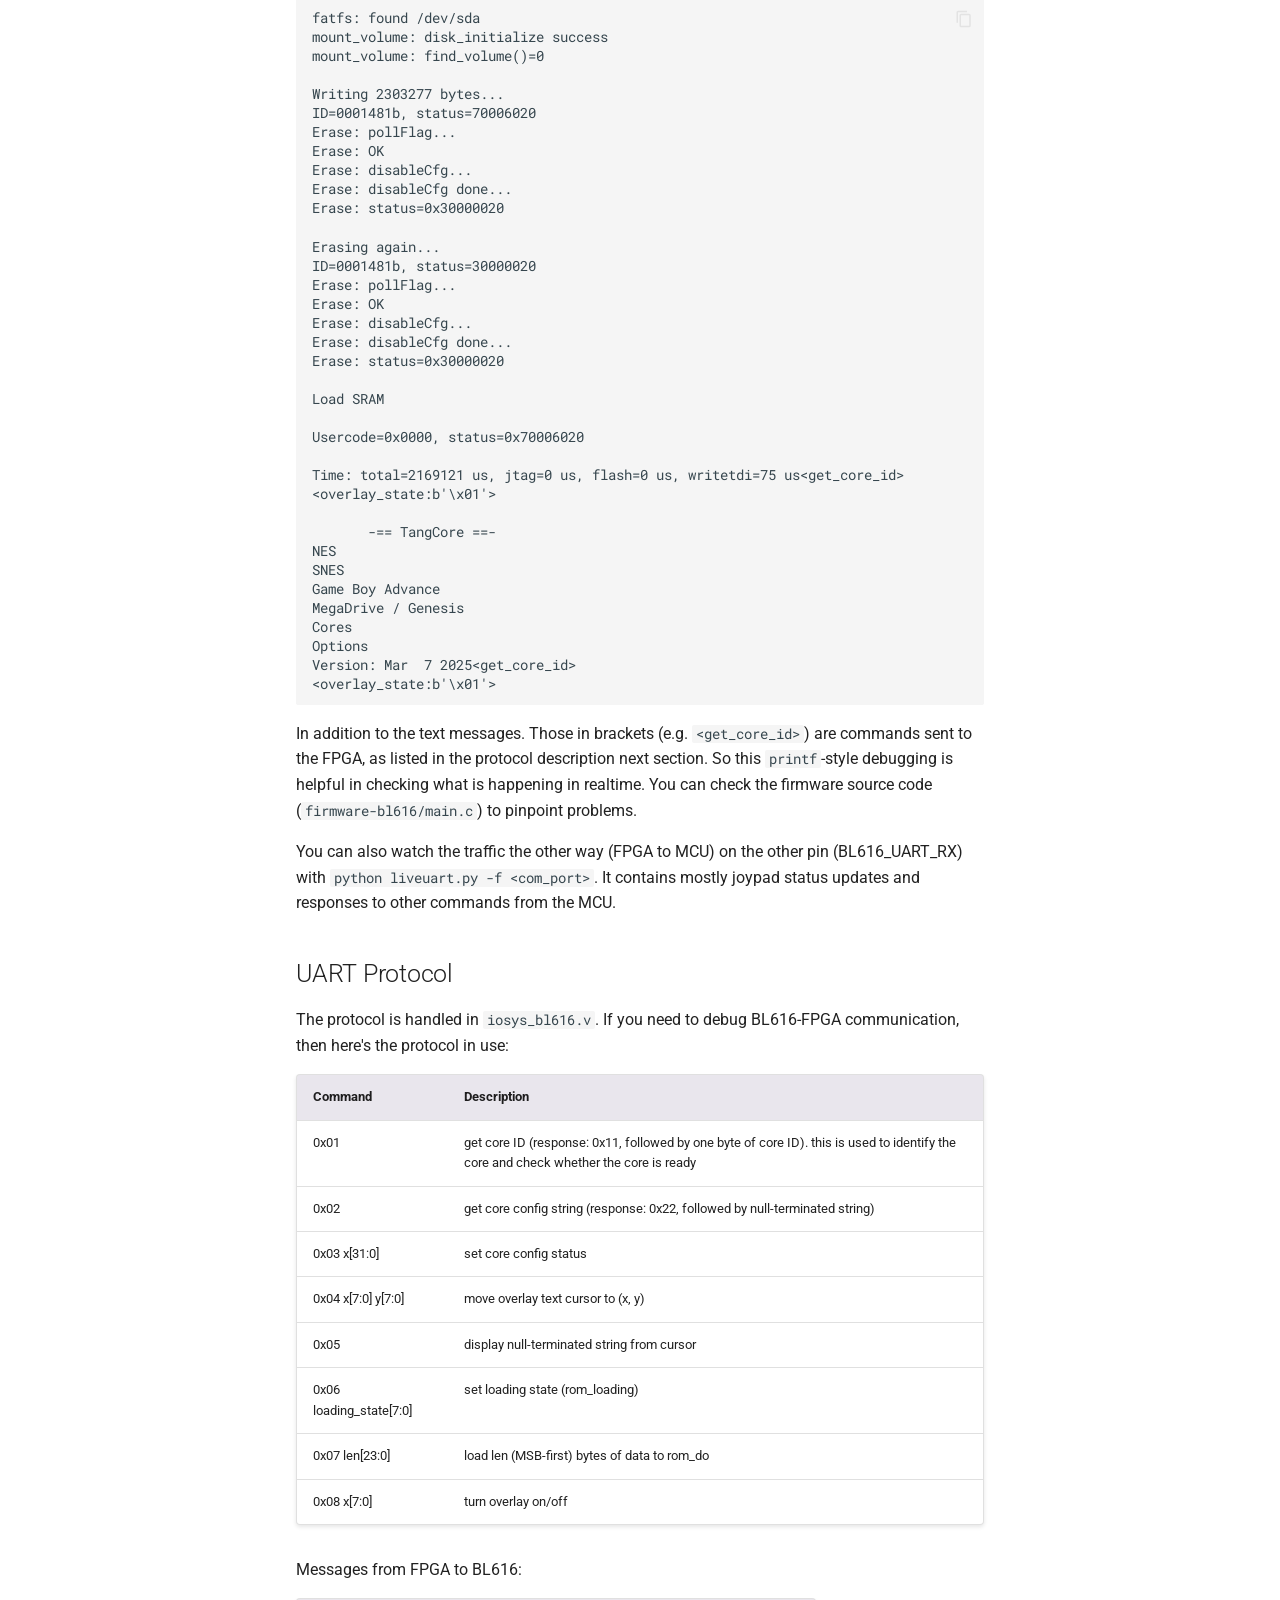
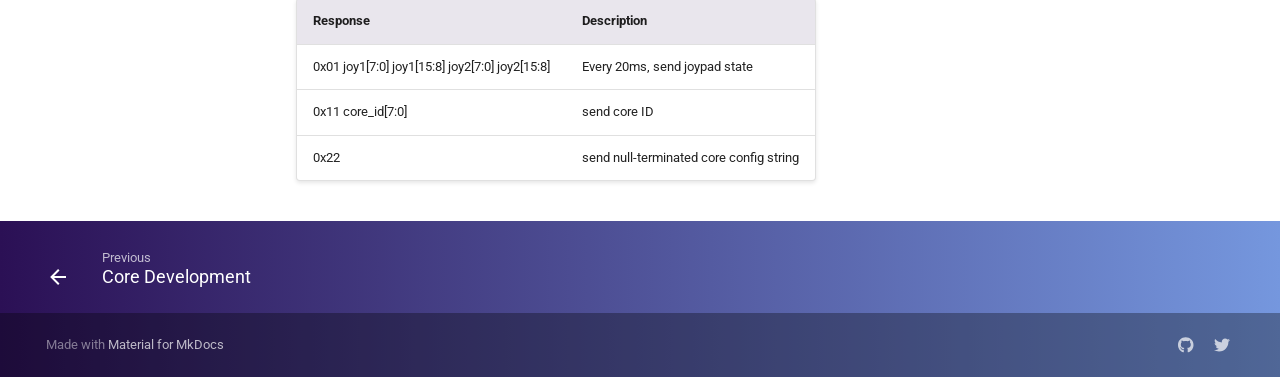
<file: dev-guide/core-debugging/index.html>
<!doctype html>
<html lang="en" class="no-js">
  <head>
    
      <meta charset="utf-8">
      <meta name="viewport" content="width=device-width,initial-scale=1">
      
        <meta name="description" content="Documentation for TangCore FPGA Gaming Distribution">
      
      
      
      
        <link rel="prev" href="../core-development/">
      
      
      
      <link rel="icon" href="../../assets/images/favicon.png">
      <meta name="generator" content="mkdocs-1.6.1, mkdocs-material-9.6.12">
    
    
      
        <title>Core Debugging - TangCore Documentation</title>
      
    
    
      <link rel="stylesheet" href="../../assets/stylesheets/main.2afb09e1.min.css">
      
        
        <link rel="stylesheet" href="../../assets/stylesheets/palette.06af60db.min.css">
      
      


    
    
      
    
    
      
        
        
        <link rel="preconnect" href="https://fonts.gstatic.com" crossorigin>
        <link rel="stylesheet" href="https://fonts.googleapis.com/css?family=Roboto:300,300i,400,400i,700,700i%7CRoboto+Mono:400,400i,700,700i&display=fallback">
        <style>:root{--md-text-font:"Roboto";--md-code-font:"Roboto Mono"}</style>
      
    
    
      <link rel="stylesheet" href="../../stylesheets/extra.css">
    
    <script>__md_scope=new URL("../..",location),__md_hash=e=>[...e].reduce(((e,_)=>(e<<5)-e+_.charCodeAt(0)),0),__md_get=(e,_=localStorage,t=__md_scope)=>JSON.parse(_.getItem(t.pathname+"."+e)),__md_set=(e,_,t=localStorage,a=__md_scope)=>{try{t.setItem(a.pathname+"."+e,JSON.stringify(_))}catch(e){}}</script>
    
      

    
    
    
  </head>
  
  
    
    
      
    
    
    
    
    <body dir="ltr" data-md-color-scheme="default" data-md-color-primary="deep-purple" data-md-color-accent="purple">
  
    
    <input class="md-toggle" data-md-toggle="drawer" type="checkbox" id="__drawer" autocomplete="off">
    <input class="md-toggle" data-md-toggle="search" type="checkbox" id="__search" autocomplete="off">
    <label class="md-overlay" for="__drawer"></label>
    <div data-md-component="skip">
      
        
        <a href="#debugging-your-core" class="md-skip">
          Skip to content
        </a>
      
    </div>
    <div data-md-component="announce">
      
    </div>
    
    
      

  

<header class="md-header md-header--shadow" data-md-component="header">
  <nav class="md-header__inner md-grid" aria-label="Header">
    <a href="../.." title="TangCore Documentation" class="md-header__button md-logo" aria-label="TangCore Documentation" data-md-component="logo">
      
  
  <svg xmlns="http://www.w3.org/2000/svg" viewBox="0 0 24 24"><path d="M12 8a3 3 0 0 0 3-3 3 3 0 0 0-3-3 3 3 0 0 0-3 3 3 3 0 0 0 3 3m0 3.54C9.64 9.35 6.5 8 3 8v11c3.5 0 6.64 1.35 9 3.54 2.36-2.19 5.5-3.54 9-3.54V8c-3.5 0-6.64 1.35-9 3.54"/></svg>

    </a>
    <label class="md-header__button md-icon" for="__drawer">
      
      <svg xmlns="http://www.w3.org/2000/svg" viewBox="0 0 24 24"><path d="M3 6h18v2H3zm0 5h18v2H3zm0 5h18v2H3z"/></svg>
    </label>
    <div class="md-header__title" data-md-component="header-title">
      <div class="md-header__ellipsis">
        <div class="md-header__topic">
          <span class="md-ellipsis">
            TangCore Documentation
          </span>
        </div>
        <div class="md-header__topic" data-md-component="header-topic">
          <span class="md-ellipsis">
            
              Core Debugging
            
          </span>
        </div>
      </div>
    </div>
    
      
        <form class="md-header__option" data-md-component="palette">
  
    
    
    
    <input class="md-option" data-md-color-media="(prefers-color-scheme)" data-md-color-scheme="default" data-md-color-primary="deep-purple" data-md-color-accent="purple"  aria-label="Switch to light mode"  type="radio" name="__palette" id="__palette_0">
    
      <label class="md-header__button md-icon" title="Switch to light mode" for="__palette_1" hidden>
        <svg xmlns="http://www.w3.org/2000/svg" viewBox="0 0 24 24"><path d="m14.3 16-.7-2h-3.2l-.7 2H7.8L11 7h2l3.2 9zM20 8.69V4h-4.69L12 .69 8.69 4H4v4.69L.69 12 4 15.31V20h4.69L12 23.31 15.31 20H20v-4.69L23.31 12zm-9.15 3.96h2.3L12 9z"/></svg>
      </label>
    
  
    
    
    
    <input class="md-option" data-md-color-media="(prefers-color-scheme: light)" data-md-color-scheme="default" data-md-color-primary="deep-purple" data-md-color-accent="purple"  aria-label="Switch to dark mode"  type="radio" name="__palette" id="__palette_1">
    
      <label class="md-header__button md-icon" title="Switch to dark mode" for="__palette_2" hidden>
        <svg xmlns="http://www.w3.org/2000/svg" viewBox="0 0 24 24"><path d="M12 8a4 4 0 0 0-4 4 4 4 0 0 0 4 4 4 4 0 0 0 4-4 4 4 0 0 0-4-4m0 10a6 6 0 0 1-6-6 6 6 0 0 1 6-6 6 6 0 0 1 6 6 6 6 0 0 1-6 6m8-9.31V4h-4.69L12 .69 8.69 4H4v4.69L.69 12 4 15.31V20h4.69L12 23.31 15.31 20H20v-4.69L23.31 12z"/></svg>
      </label>
    
  
    
    
    
    <input class="md-option" data-md-color-media="(prefers-color-scheme: dark)" data-md-color-scheme="slate" data-md-color-primary="deep-purple" data-md-color-accent="purple"  aria-label="Switch to system preference"  type="radio" name="__palette" id="__palette_2">
    
      <label class="md-header__button md-icon" title="Switch to system preference" for="__palette_0" hidden>
        <svg xmlns="http://www.w3.org/2000/svg" viewBox="0 0 24 24"><path d="M12 18c-.89 0-1.74-.2-2.5-.55C11.56 16.5 13 14.42 13 12s-1.44-4.5-3.5-5.45C10.26 6.2 11.11 6 12 6a6 6 0 0 1 6 6 6 6 0 0 1-6 6m8-9.31V4h-4.69L12 .69 8.69 4H4v4.69L.69 12 4 15.31V20h4.69L12 23.31 15.31 20H20v-4.69L23.31 12z"/></svg>
      </label>
    
  
</form>
      
    
    
      <script>var palette=__md_get("__palette");if(palette&&palette.color){if("(prefers-color-scheme)"===palette.color.media){var media=matchMedia("(prefers-color-scheme: light)"),input=document.querySelector(media.matches?"[data-md-color-media='(prefers-color-scheme: light)']":"[data-md-color-media='(prefers-color-scheme: dark)']");palette.color.media=input.getAttribute("data-md-color-media"),palette.color.scheme=input.getAttribute("data-md-color-scheme"),palette.color.primary=input.getAttribute("data-md-color-primary"),palette.color.accent=input.getAttribute("data-md-color-accent")}for(var[key,value]of Object.entries(palette.color))document.body.setAttribute("data-md-color-"+key,value)}</script>
    
    
    
      
      
        <label class="md-header__button md-icon" for="__search">
          
          <svg xmlns="http://www.w3.org/2000/svg" viewBox="0 0 24 24"><path d="M9.5 3A6.5 6.5 0 0 1 16 9.5c0 1.61-.59 3.09-1.56 4.23l.27.27h.79l5 5-1.5 1.5-5-5v-.79l-.27-.27A6.52 6.52 0 0 1 9.5 16 6.5 6.5 0 0 1 3 9.5 6.5 6.5 0 0 1 9.5 3m0 2C7 5 5 7 5 9.5S7 14 9.5 14 14 12 14 9.5 12 5 9.5 5"/></svg>
        </label>
        <div class="md-search" data-md-component="search" role="dialog">
  <label class="md-search__overlay" for="__search"></label>
  <div class="md-search__inner" role="search">
    <form class="md-search__form" name="search">
      <input type="text" class="md-search__input" name="query" aria-label="Search" placeholder="Search" autocapitalize="off" autocorrect="off" autocomplete="off" spellcheck="false" data-md-component="search-query" required>
      <label class="md-search__icon md-icon" for="__search">
        
        <svg xmlns="http://www.w3.org/2000/svg" viewBox="0 0 24 24"><path d="M9.5 3A6.5 6.5 0 0 1 16 9.5c0 1.61-.59 3.09-1.56 4.23l.27.27h.79l5 5-1.5 1.5-5-5v-.79l-.27-.27A6.52 6.52 0 0 1 9.5 16 6.5 6.5 0 0 1 3 9.5 6.5 6.5 0 0 1 9.5 3m0 2C7 5 5 7 5 9.5S7 14 9.5 14 14 12 14 9.5 12 5 9.5 5"/></svg>
        
        <svg xmlns="http://www.w3.org/2000/svg" viewBox="0 0 24 24"><path d="M20 11v2H8l5.5 5.5-1.42 1.42L4.16 12l7.92-7.92L13.5 5.5 8 11z"/></svg>
      </label>
      <nav class="md-search__options" aria-label="Search">
        
          <a href="javascript:void(0)" class="md-search__icon md-icon" title="Share" aria-label="Share" data-clipboard data-clipboard-text="" data-md-component="search-share" tabindex="-1">
            
            <svg xmlns="http://www.w3.org/2000/svg" viewBox="0 0 24 24"><path d="M18 16.08c-.76 0-1.44.3-1.96.77L8.91 12.7c.05-.23.09-.46.09-.7s-.04-.47-.09-.7l7.05-4.11c.54.5 1.25.81 2.04.81a3 3 0 0 0 3-3 3 3 0 0 0-3-3 3 3 0 0 0-3 3c0 .24.04.47.09.7L8.04 9.81C7.5 9.31 6.79 9 6 9a3 3 0 0 0-3 3 3 3 0 0 0 3 3c.79 0 1.5-.31 2.04-.81l7.12 4.15c-.05.21-.08.43-.08.66 0 1.61 1.31 2.91 2.92 2.91s2.92-1.3 2.92-2.91A2.92 2.92 0 0 0 18 16.08"/></svg>
          </a>
        
        <button type="reset" class="md-search__icon md-icon" title="Clear" aria-label="Clear" tabindex="-1">
          
          <svg xmlns="http://www.w3.org/2000/svg" viewBox="0 0 24 24"><path d="M19 6.41 17.59 5 12 10.59 6.41 5 5 6.41 10.59 12 5 17.59 6.41 19 12 13.41 17.59 19 19 17.59 13.41 12z"/></svg>
        </button>
      </nav>
      
        <div class="md-search__suggest" data-md-component="search-suggest"></div>
      
    </form>
    <div class="md-search__output">
      <div class="md-search__scrollwrap" tabindex="0" data-md-scrollfix>
        <div class="md-search-result" data-md-component="search-result">
          <div class="md-search-result__meta">
            Initializing search
          </div>
          <ol class="md-search-result__list" role="presentation"></ol>
        </div>
      </div>
    </div>
  </div>
</div>
      
    
    
      <div class="md-header__source">
        <a href="https://github.com/nand2mario/tangcore" title="Go to repository" class="md-source" data-md-component="source">
  <div class="md-source__icon md-icon">
    
    <svg xmlns="http://www.w3.org/2000/svg" viewBox="0 0 496 512"><!--! Font Awesome Free 6.7.2 by @fontawesome - https://fontawesome.com License - https://fontawesome.com/license/free (Icons: CC BY 4.0, Fonts: SIL OFL 1.1, Code: MIT License) Copyright 2024 Fonticons, Inc.--><path d="M165.9 397.4c0 2-2.3 3.6-5.2 3.6-3.3.3-5.6-1.3-5.6-3.6 0-2 2.3-3.6 5.2-3.6 3-.3 5.6 1.3 5.6 3.6m-31.1-4.5c-.7 2 1.3 4.3 4.3 4.9 2.6 1 5.6 0 6.2-2s-1.3-4.3-4.3-5.2c-2.6-.7-5.5.3-6.2 2.3m44.2-1.7c-2.9.7-4.9 2.6-4.6 4.9.3 2 2.9 3.3 5.9 2.6 2.9-.7 4.9-2.6 4.6-4.6-.3-1.9-3-3.2-5.9-2.9M244.8 8C106.1 8 0 113.3 0 252c0 110.9 69.8 205.8 169.5 239.2 12.8 2.3 17.3-5.6 17.3-12.1 0-6.2-.3-40.4-.3-61.4 0 0-70 15-84.7-29.8 0 0-11.4-29.1-27.8-36.6 0 0-22.9-15.7 1.6-15.4 0 0 24.9 2 38.6 25.8 21.9 38.6 58.6 27.5 72.9 20.9 2.3-16 8.8-27.1 16-33.7-55.9-6.2-112.3-14.3-112.3-110.5 0-27.5 7.6-41.3 23.6-58.9-2.6-6.5-11.1-33.3 2.6-67.9 20.9-6.5 69 27 69 27 20-5.6 41.5-8.5 62.8-8.5s42.8 2.9 62.8 8.5c0 0 48.1-33.6 69-27 13.7 34.7 5.2 61.4 2.6 67.9 16 17.7 25.8 31.5 25.8 58.9 0 96.5-58.9 104.2-114.8 110.5 9.2 7.9 17 22.9 17 46.4 0 33.7-.3 75.4-.3 83.6 0 6.5 4.6 14.4 17.3 12.1C428.2 457.8 496 362.9 496 252 496 113.3 383.5 8 244.8 8M97.2 352.9c-1.3 1-1 3.3.7 5.2 1.6 1.6 3.9 2.3 5.2 1 1.3-1 1-3.3-.7-5.2-1.6-1.6-3.9-2.3-5.2-1m-10.8-8.1c-.7 1.3.3 2.9 2.3 3.9 1.6 1 3.6.7 4.3-.7.7-1.3-.3-2.9-2.3-3.9-2-.6-3.6-.3-4.3.7m32.4 35.6c-1.6 1.3-1 4.3 1.3 6.2 2.3 2.3 5.2 2.6 6.5 1 1.3-1.3.7-4.3-1.3-6.2-2.2-2.3-5.2-2.6-6.5-1m-11.4-14.7c-1.6 1-1.6 3.6 0 5.9s4.3 3.3 5.6 2.3c1.6-1.3 1.6-3.9 0-6.2-1.4-2.3-4-3.3-5.6-2"/></svg>
  </div>
  <div class="md-source__repository">
    nand2mario/tangcore
  </div>
</a>
      </div>
    
  </nav>
  
</header>
    
    <div class="md-container" data-md-component="container">
      
      
        
          
        
      
      <main class="md-main" data-md-component="main">
        <div class="md-main__inner md-grid">
          
            
              
              <div class="md-sidebar md-sidebar--primary" data-md-component="sidebar" data-md-type="navigation" >
                <div class="md-sidebar__scrollwrap">
                  <div class="md-sidebar__inner">
                    



<nav class="md-nav md-nav--primary" aria-label="Navigation" data-md-level="0">
  <label class="md-nav__title" for="__drawer">
    <a href="../.." title="TangCore Documentation" class="md-nav__button md-logo" aria-label="TangCore Documentation" data-md-component="logo">
      
  
  <svg xmlns="http://www.w3.org/2000/svg" viewBox="0 0 24 24"><path d="M12 8a3 3 0 0 0 3-3 3 3 0 0 0-3-3 3 3 0 0 0-3 3 3 3 0 0 0 3 3m0 3.54C9.64 9.35 6.5 8 3 8v11c3.5 0 6.64 1.35 9 3.54 2.36-2.19 5.5-3.54 9-3.54V8c-3.5 0-6.64 1.35-9 3.54"/></svg>

    </a>
    TangCore Documentation
  </label>
  
    <div class="md-nav__source">
      <a href="https://github.com/nand2mario/tangcore" title="Go to repository" class="md-source" data-md-component="source">
  <div class="md-source__icon md-icon">
    
    <svg xmlns="http://www.w3.org/2000/svg" viewBox="0 0 496 512"><!--! Font Awesome Free 6.7.2 by @fontawesome - https://fontawesome.com License - https://fontawesome.com/license/free (Icons: CC BY 4.0, Fonts: SIL OFL 1.1, Code: MIT License) Copyright 2024 Fonticons, Inc.--><path d="M165.9 397.4c0 2-2.3 3.6-5.2 3.6-3.3.3-5.6-1.3-5.6-3.6 0-2 2.3-3.6 5.2-3.6 3-.3 5.6 1.3 5.6 3.6m-31.1-4.5c-.7 2 1.3 4.3 4.3 4.9 2.6 1 5.6 0 6.2-2s-1.3-4.3-4.3-5.2c-2.6-.7-5.5.3-6.2 2.3m44.2-1.7c-2.9.7-4.9 2.6-4.6 4.9.3 2 2.9 3.3 5.9 2.6 2.9-.7 4.9-2.6 4.6-4.6-.3-1.9-3-3.2-5.9-2.9M244.8 8C106.1 8 0 113.3 0 252c0 110.9 69.8 205.8 169.5 239.2 12.8 2.3 17.3-5.6 17.3-12.1 0-6.2-.3-40.4-.3-61.4 0 0-70 15-84.7-29.8 0 0-11.4-29.1-27.8-36.6 0 0-22.9-15.7 1.6-15.4 0 0 24.9 2 38.6 25.8 21.9 38.6 58.6 27.5 72.9 20.9 2.3-16 8.8-27.1 16-33.7-55.9-6.2-112.3-14.3-112.3-110.5 0-27.5 7.6-41.3 23.6-58.9-2.6-6.5-11.1-33.3 2.6-67.9 20.9-6.5 69 27 69 27 20-5.6 41.5-8.5 62.8-8.5s42.8 2.9 62.8 8.5c0 0 48.1-33.6 69-27 13.7 34.7 5.2 61.4 2.6 67.9 16 17.7 25.8 31.5 25.8 58.9 0 96.5-58.9 104.2-114.8 110.5 9.2 7.9 17 22.9 17 46.4 0 33.7-.3 75.4-.3 83.6 0 6.5 4.6 14.4 17.3 12.1C428.2 457.8 496 362.9 496 252 496 113.3 383.5 8 244.8 8M97.2 352.9c-1.3 1-1 3.3.7 5.2 1.6 1.6 3.9 2.3 5.2 1 1.3-1 1-3.3-.7-5.2-1.6-1.6-3.9-2.3-5.2-1m-10.8-8.1c-.7 1.3.3 2.9 2.3 3.9 1.6 1 3.6.7 4.3-.7.7-1.3-.3-2.9-2.3-3.9-2-.6-3.6-.3-4.3.7m32.4 35.6c-1.6 1.3-1 4.3 1.3 6.2 2.3 2.3 5.2 2.6 6.5 1 1.3-1.3.7-4.3-1.3-6.2-2.2-2.3-5.2-2.6-6.5-1m-11.4-14.7c-1.6 1-1.6 3.6 0 5.9s4.3 3.3 5.6 2.3c1.6-1.3 1.6-3.9 0-6.2-1.4-2.3-4-3.3-5.6-2"/></svg>
  </div>
  <div class="md-source__repository">
    nand2mario/tangcore
  </div>
</a>
    </div>
  
  <ul class="md-nav__list" data-md-scrollfix>
    
      
      
  
  
  
  
    <li class="md-nav__item">
      <a href="../.." class="md-nav__link">
        
  
  
  <span class="md-ellipsis">
    Home
    
  </span>
  

      </a>
    </li>
  

    
      
      
  
  
  
  
    
    
      
        
      
        
      
        
      
        
      
        
      
    
    
    
      
        
        
      
    
    
    <li class="md-nav__item md-nav__item--section md-nav__item--nested">
      
        
        
        <input class="md-nav__toggle md-toggle " type="checkbox" id="__nav_2" >
        
          
          <label class="md-nav__link" for="__nav_2" id="__nav_2_label" tabindex="">
            
  
  
  <span class="md-ellipsis">
    User Guide
    
  </span>
  

            <span class="md-nav__icon md-icon"></span>
          </label>
        
        <nav class="md-nav" data-md-level="1" aria-labelledby="__nav_2_label" aria-expanded="false">
          <label class="md-nav__title" for="__nav_2">
            <span class="md-nav__icon md-icon"></span>
            User Guide
          </label>
          <ul class="md-nav__list" data-md-scrollfix>
            
              
                
  
  
  
  
    <li class="md-nav__item">
      <a href="../../user-guide/installation/" class="md-nav__link">
        
  
  
  <span class="md-ellipsis">
    Installation
    
  </span>
  

      </a>
    </li>
  

              
            
              
                
  
  
  
  
    <li class="md-nav__item">
      <a href="../../user-guide/controllers/" class="md-nav__link">
        
  
  
  <span class="md-ellipsis">
    Controllers
    
  </span>
  

      </a>
    </li>
  

              
            
              
                
  
  
  
  
    <li class="md-nav__item">
      <a href="../../user-guide/gba/" class="md-nav__link">
        
  
  
  <span class="md-ellipsis">
    GBA
    
  </span>
  

      </a>
    </li>
  

              
            
              
                
  
  
  
  
    <li class="md-nav__item">
      <a href="../../user-guide/pcxt/" class="md-nav__link">
        
  
  
  <span class="md-ellipsis">
    PC/XT
    
  </span>
  

      </a>
    </li>
  

              
            
              
                
  
  
  
  
    <li class="md-nav__item">
      <a href="../../user-guide/troubleshooting/" class="md-nav__link">
        
  
  
  <span class="md-ellipsis">
    Troubleshooting
    
  </span>
  

      </a>
    </li>
  

              
            
          </ul>
        </nav>
      
    </li>
  

    
      
      
  
  
    
  
  
  
    
    
      
        
      
        
      
        
      
        
      
    
    
    
      
        
        
      
    
    
    <li class="md-nav__item md-nav__item--active md-nav__item--section md-nav__item--nested">
      
        
        
        <input class="md-nav__toggle md-toggle " type="checkbox" id="__nav_3" checked>
        
          
          <label class="md-nav__link" for="__nav_3" id="__nav_3_label" tabindex="">
            
  
  
  <span class="md-ellipsis">
    Developer Guide
    
  </span>
  

            <span class="md-nav__icon md-icon"></span>
          </label>
        
        <nav class="md-nav" data-md-level="1" aria-labelledby="__nav_3_label" aria-expanded="true">
          <label class="md-nav__title" for="__nav_3">
            <span class="md-nav__icon md-icon"></span>
            Developer Guide
          </label>
          <ul class="md-nav__list" data-md-scrollfix>
            
              
                
  
  
  
  
    <li class="md-nav__item">
      <a href="../architecture/" class="md-nav__link">
        
  
  
  <span class="md-ellipsis">
    Architecture
    
  </span>
  

      </a>
    </li>
  

              
            
              
                
  
  
  
  
    <li class="md-nav__item">
      <a href="../building/" class="md-nav__link">
        
  
  
  <span class="md-ellipsis">
    Building
    
  </span>
  

      </a>
    </li>
  

              
            
              
                
  
  
  
  
    <li class="md-nav__item">
      <a href="../core-development/" class="md-nav__link">
        
  
  
  <span class="md-ellipsis">
    Core Development
    
  </span>
  

      </a>
    </li>
  

              
            
              
                
  
  
    
  
  
  
    <li class="md-nav__item md-nav__item--active">
      
      <input class="md-nav__toggle md-toggle" type="checkbox" id="__toc">
      
      
        
      
      
        <label class="md-nav__link md-nav__link--active" for="__toc">
          
  
  
  <span class="md-ellipsis">
    Core Debugging
    
  </span>
  

          <span class="md-nav__icon md-icon"></span>
        </label>
      
      <a href="./" class="md-nav__link md-nav__link--active">
        
  
  
  <span class="md-ellipsis">
    Core Debugging
    
  </span>
  

      </a>
      
        

<nav class="md-nav md-nav--secondary" aria-label="Table of contents">
  
  
  
    
  
  
    <label class="md-nav__title" for="__toc">
      <span class="md-nav__icon md-icon"></span>
      Table of contents
    </label>
    <ul class="md-nav__list" data-md-component="toc" data-md-scrollfix>
      
        <li class="md-nav__item">
  <a href="#gao-debugging" class="md-nav__link">
    <span class="md-ellipsis">
      GAO debugging
    </span>
  </a>
  
</li>
      
        <li class="md-nav__item">
  <a href="#monitor-mcu-fpga-communcation" class="md-nav__link">
    <span class="md-ellipsis">
      Monitor MCU-FPGA communcation
    </span>
  </a>
  
</li>
      
        <li class="md-nav__item">
  <a href="#uart-protocol" class="md-nav__link">
    <span class="md-ellipsis">
      UART Protocol
    </span>
  </a>
  
</li>
      
    </ul>
  
</nav>
      
    </li>
  

              
            
          </ul>
        </nav>
      
    </li>
  

    
  </ul>
</nav>
                  </div>
                </div>
              </div>
            
            
              
              <div class="md-sidebar md-sidebar--secondary" data-md-component="sidebar" data-md-type="toc" >
                <div class="md-sidebar__scrollwrap">
                  <div class="md-sidebar__inner">
                    

<nav class="md-nav md-nav--secondary" aria-label="Table of contents">
  
  
  
    
  
  
    <label class="md-nav__title" for="__toc">
      <span class="md-nav__icon md-icon"></span>
      Table of contents
    </label>
    <ul class="md-nav__list" data-md-component="toc" data-md-scrollfix>
      
        <li class="md-nav__item">
  <a href="#gao-debugging" class="md-nav__link">
    <span class="md-ellipsis">
      GAO debugging
    </span>
  </a>
  
</li>
      
        <li class="md-nav__item">
  <a href="#monitor-mcu-fpga-communcation" class="md-nav__link">
    <span class="md-ellipsis">
      Monitor MCU-FPGA communcation
    </span>
  </a>
  
</li>
      
        <li class="md-nav__item">
  <a href="#uart-protocol" class="md-nav__link">
    <span class="md-ellipsis">
      UART Protocol
    </span>
  </a>
  
</li>
      
    </ul>
  
</nav>
                  </div>
                </div>
              </div>
            
          
          
            <div class="md-content" data-md-component="content">
              <article class="md-content__inner md-typeset">
                
                  


  
  


<h1 id="debugging-your-core">Debugging your core<a class="headerlink" href="#debugging-your-core" title="Permanent link">&para;</a></h1>
<h2 id="gao-debugging">GAO debugging<a class="headerlink" href="#gao-debugging" title="Permanent link">&para;</a></h2>
<p>Gowin FPGA debugging is mostly done through Gowin Analyzer Oscilloscope (GAO) over JTAG. JTAG is normally provided by the Sipeed BL616 firmware through USB. Now that TangCore has taken over the BL616, we need another way to provide JTAG functionality. We can do that with SOM connector on the FPGA module:</p>
<p><img alt="" src="../som-debug.jpg" /></p>
<p>Here we use the 8-pin debug wire (provided by Sipeed with their boards), and Sipeed RV Debugger dongle (available on Sipeed store) to connect JTAG and UART (BL616_UART_TX to the RV debugger's RX pin).</p>
<p>This way we can use Gowin Analyzer Oscilloscope to debug our gateware as normal. You can also put the debugging bitstream (<code>ao_0.bin</code>) on the USB drive and use TangCore menu to program it if you need to.</p>
<h2 id="monitor-mcu-fpga-communcation">Monitor MCU-FPGA communcation<a class="headerlink" href="#monitor-mcu-fpga-communcation" title="Permanent link">&para;</a></h2>
<p>The BL616 MCU acts as the master in UART communication. Communication happens in commands and responses. If you need to observe the communication to help debugging your core, you can do that with the script <code>firmware-bl616/scripts/liveuart.py</code>. It will try to decode and dump the communication. There are two streams - BL616 to FPGA, and FPGA to BL616. So it would be better if you use a 2-UART USB-serial adapter, and connect the wires like this:</p>
<p><img alt="" src="../tangcore_uart.drawio.svg" /></p>
<p>The TX pin carries the BL616-to-FPGA stream, and vice versa. For instance, core loading looks like this with <code>python tangcore\firmware-bl616\scripts\liveuart.py &lt;com_port&gt;</code> on the TX line,</p>
<div class="language-text highlight"><pre><span></span><code><span id="__span-0-1"><a id="__codelineno-0-1" name="__codelineno-0-1" href="#__codelineno-0-1"></a>fatfs: found /dev/sda
</span><span id="__span-0-2"><a id="__codelineno-0-2" name="__codelineno-0-2" href="#__codelineno-0-2"></a>mount_volume: disk_initialize success
</span><span id="__span-0-3"><a id="__codelineno-0-3" name="__codelineno-0-3" href="#__codelineno-0-3"></a>mount_volume: find_volume()=0
</span><span id="__span-0-4"><a id="__codelineno-0-4" name="__codelineno-0-4" href="#__codelineno-0-4"></a>
</span><span id="__span-0-5"><a id="__codelineno-0-5" name="__codelineno-0-5" href="#__codelineno-0-5"></a>Writing 2303277 bytes...
</span><span id="__span-0-6"><a id="__codelineno-0-6" name="__codelineno-0-6" href="#__codelineno-0-6"></a>ID=0001481b, status=70006020
</span><span id="__span-0-7"><a id="__codelineno-0-7" name="__codelineno-0-7" href="#__codelineno-0-7"></a>Erase: pollFlag...
</span><span id="__span-0-8"><a id="__codelineno-0-8" name="__codelineno-0-8" href="#__codelineno-0-8"></a>Erase: OK
</span><span id="__span-0-9"><a id="__codelineno-0-9" name="__codelineno-0-9" href="#__codelineno-0-9"></a>Erase: disableCfg...
</span><span id="__span-0-10"><a id="__codelineno-0-10" name="__codelineno-0-10" href="#__codelineno-0-10"></a>Erase: disableCfg done...
</span><span id="__span-0-11"><a id="__codelineno-0-11" name="__codelineno-0-11" href="#__codelineno-0-11"></a>Erase: status=0x30000020
</span><span id="__span-0-12"><a id="__codelineno-0-12" name="__codelineno-0-12" href="#__codelineno-0-12"></a>
</span><span id="__span-0-13"><a id="__codelineno-0-13" name="__codelineno-0-13" href="#__codelineno-0-13"></a>Erasing again...
</span><span id="__span-0-14"><a id="__codelineno-0-14" name="__codelineno-0-14" href="#__codelineno-0-14"></a>ID=0001481b, status=30000020
</span><span id="__span-0-15"><a id="__codelineno-0-15" name="__codelineno-0-15" href="#__codelineno-0-15"></a>Erase: pollFlag...
</span><span id="__span-0-16"><a id="__codelineno-0-16" name="__codelineno-0-16" href="#__codelineno-0-16"></a>Erase: OK
</span><span id="__span-0-17"><a id="__codelineno-0-17" name="__codelineno-0-17" href="#__codelineno-0-17"></a>Erase: disableCfg...
</span><span id="__span-0-18"><a id="__codelineno-0-18" name="__codelineno-0-18" href="#__codelineno-0-18"></a>Erase: disableCfg done...
</span><span id="__span-0-19"><a id="__codelineno-0-19" name="__codelineno-0-19" href="#__codelineno-0-19"></a>Erase: status=0x30000020
</span><span id="__span-0-20"><a id="__codelineno-0-20" name="__codelineno-0-20" href="#__codelineno-0-20"></a>
</span><span id="__span-0-21"><a id="__codelineno-0-21" name="__codelineno-0-21" href="#__codelineno-0-21"></a>Load SRAM
</span><span id="__span-0-22"><a id="__codelineno-0-22" name="__codelineno-0-22" href="#__codelineno-0-22"></a>
</span><span id="__span-0-23"><a id="__codelineno-0-23" name="__codelineno-0-23" href="#__codelineno-0-23"></a>Usercode=0x0000, status=0x70006020
</span><span id="__span-0-24"><a id="__codelineno-0-24" name="__codelineno-0-24" href="#__codelineno-0-24"></a>
</span><span id="__span-0-25"><a id="__codelineno-0-25" name="__codelineno-0-25" href="#__codelineno-0-25"></a>Time: total=2169121 us, jtag=0 us, flash=0 us, writetdi=75 us&lt;get_core_id&gt;
</span><span id="__span-0-26"><a id="__codelineno-0-26" name="__codelineno-0-26" href="#__codelineno-0-26"></a>&lt;overlay_state:b&#39;\x01&#39;&gt;
</span><span id="__span-0-27"><a id="__codelineno-0-27" name="__codelineno-0-27" href="#__codelineno-0-27"></a>
</span><span id="__span-0-28"><a id="__codelineno-0-28" name="__codelineno-0-28" href="#__codelineno-0-28"></a>       -== TangCore ==-
</span><span id="__span-0-29"><a id="__codelineno-0-29" name="__codelineno-0-29" href="#__codelineno-0-29"></a>NES
</span><span id="__span-0-30"><a id="__codelineno-0-30" name="__codelineno-0-30" href="#__codelineno-0-30"></a>SNES
</span><span id="__span-0-31"><a id="__codelineno-0-31" name="__codelineno-0-31" href="#__codelineno-0-31"></a>Game Boy Advance
</span><span id="__span-0-32"><a id="__codelineno-0-32" name="__codelineno-0-32" href="#__codelineno-0-32"></a>MegaDrive / Genesis
</span><span id="__span-0-33"><a id="__codelineno-0-33" name="__codelineno-0-33" href="#__codelineno-0-33"></a>Cores
</span><span id="__span-0-34"><a id="__codelineno-0-34" name="__codelineno-0-34" href="#__codelineno-0-34"></a>Options
</span><span id="__span-0-35"><a id="__codelineno-0-35" name="__codelineno-0-35" href="#__codelineno-0-35"></a>Version: Mar  7 2025&lt;get_core_id&gt;
</span><span id="__span-0-36"><a id="__codelineno-0-36" name="__codelineno-0-36" href="#__codelineno-0-36"></a>&lt;overlay_state:b&#39;\x01&#39;&gt;
</span></code></pre></div>
<p>In addition to the text messages. Those in brackets (e.g. <code>&lt;get_core_id&gt;</code>) are commands sent to the FPGA, as listed in the protocol description next section. So this <code>printf</code>-style debugging is helpful in checking what is happening in realtime. You can check the firmware source code (<code>firmware-bl616/main.c</code>) to pinpoint problems.</p>
<p>You can also watch the traffic the other way (FPGA to MCU) on the other pin (BL616_UART_RX) with <code>python liveuart.py -f &lt;com_port&gt;</code>. It contains mostly joypad status updates and responses to other commands from the MCU.</p>
<h2 id="uart-protocol">UART Protocol<a class="headerlink" href="#uart-protocol" title="Permanent link">&para;</a></h2>
<p>The protocol is handled in <code>iosys_bl616.v</code>. If you need to debug BL616-FPGA communication, then here's the protocol in use:</p>
<table>
<thead>
<tr>
<th>Command</th>
<th>Description</th>
</tr>
</thead>
<tbody>
<tr>
<td>0x01</td>
<td>get core ID (response: 0x11, followed by one byte of core ID). this is used to identify the core and check whether the core is ready</td>
</tr>
<tr>
<td>0x02</td>
<td>get core config string (response: 0x22, followed by null-terminated string)</td>
</tr>
<tr>
<td>0x03 x[31:0]</td>
<td>set core config status</td>
</tr>
<tr>
<td>0x04 x[7:0] y[7:0]</td>
<td>move overlay text cursor to (x, y)</td>
</tr>
<tr>
<td>0x05 <string></td>
<td>display null-terminated string from cursor</td>
</tr>
<tr>
<td>0x06 loading_state[7:0]</td>
<td>set loading state (rom_loading)</td>
</tr>
<tr>
<td>0x07 len[23:0] <data></td>
<td>load len (MSB-first) bytes of data to rom_do</td>
</tr>
<tr>
<td>0x08 x[7:0]</td>
<td>turn overlay on/off</td>
</tr>
</tbody>
</table>
<p>Messages from FPGA to BL616:</p>
<table>
<thead>
<tr>
<th>Response</th>
<th>Description</th>
</tr>
</thead>
<tbody>
<tr>
<td>0x01 joy1[7:0] joy1[15:8] joy2[7:0] joy2[15:8]</td>
<td>Every 20ms, send joypad state</td>
</tr>
<tr>
<td>0x11 core_id[7:0]</td>
<td>send core ID</td>
</tr>
<tr>
<td>0x22 <string></td>
<td>send null-terminated core config string</td>
</tr>
</tbody>
</table>












                
              </article>
            </div>
          
          
<script>var target=document.getElementById(location.hash.slice(1));target&&target.name&&(target.checked=target.name.startsWith("__tabbed_"))</script>
        </div>
        
          <button type="button" class="md-top md-icon" data-md-component="top" hidden>
  
  <svg xmlns="http://www.w3.org/2000/svg" viewBox="0 0 24 24"><path d="M13 20h-2V8l-5.5 5.5-1.42-1.42L12 4.16l7.92 7.92-1.42 1.42L13 8z"/></svg>
  Back to top
</button>
        
      </main>
      
        <footer class="md-footer">
  
    
      
      <nav class="md-footer__inner md-grid" aria-label="Footer" >
        
          
          <a href="../core-development/" class="md-footer__link md-footer__link--prev" aria-label="Previous: Core Development">
            <div class="md-footer__button md-icon">
              
              <svg xmlns="http://www.w3.org/2000/svg" viewBox="0 0 24 24"><path d="M20 11v2H8l5.5 5.5-1.42 1.42L4.16 12l7.92-7.92L13.5 5.5 8 11z"/></svg>
            </div>
            <div class="md-footer__title">
              <span class="md-footer__direction">
                Previous
              </span>
              <div class="md-ellipsis">
                Core Development
              </div>
            </div>
          </a>
        
        
      </nav>
    
  
  <div class="md-footer-meta md-typeset">
    <div class="md-footer-meta__inner md-grid">
      <div class="md-copyright">
  
  
    Made with
    <a href="https://squidfunk.github.io/mkdocs-material/" target="_blank" rel="noopener">
      Material for MkDocs
    </a>
  
</div>
      
        <div class="md-social">
  
    
    
    
    
      
      
    
    <a href="https://github.com/nand2mario/tangcore" target="_blank" rel="noopener" title="github.com" class="md-social__link">
      <svg xmlns="http://www.w3.org/2000/svg" viewBox="0 0 496 512"><!--! Font Awesome Free 6.7.2 by @fontawesome - https://fontawesome.com License - https://fontawesome.com/license/free (Icons: CC BY 4.0, Fonts: SIL OFL 1.1, Code: MIT License) Copyright 2024 Fonticons, Inc.--><path d="M165.9 397.4c0 2-2.3 3.6-5.2 3.6-3.3.3-5.6-1.3-5.6-3.6 0-2 2.3-3.6 5.2-3.6 3-.3 5.6 1.3 5.6 3.6m-31.1-4.5c-.7 2 1.3 4.3 4.3 4.9 2.6 1 5.6 0 6.2-2s-1.3-4.3-4.3-5.2c-2.6-.7-5.5.3-6.2 2.3m44.2-1.7c-2.9.7-4.9 2.6-4.6 4.9.3 2 2.9 3.3 5.9 2.6 2.9-.7 4.9-2.6 4.6-4.6-.3-1.9-3-3.2-5.9-2.9M244.8 8C106.1 8 0 113.3 0 252c0 110.9 69.8 205.8 169.5 239.2 12.8 2.3 17.3-5.6 17.3-12.1 0-6.2-.3-40.4-.3-61.4 0 0-70 15-84.7-29.8 0 0-11.4-29.1-27.8-36.6 0 0-22.9-15.7 1.6-15.4 0 0 24.9 2 38.6 25.8 21.9 38.6 58.6 27.5 72.9 20.9 2.3-16 8.8-27.1 16-33.7-55.9-6.2-112.3-14.3-112.3-110.5 0-27.5 7.6-41.3 23.6-58.9-2.6-6.5-11.1-33.3 2.6-67.9 20.9-6.5 69 27 69 27 20-5.6 41.5-8.5 62.8-8.5s42.8 2.9 62.8 8.5c0 0 48.1-33.6 69-27 13.7 34.7 5.2 61.4 2.6 67.9 16 17.7 25.8 31.5 25.8 58.9 0 96.5-58.9 104.2-114.8 110.5 9.2 7.9 17 22.9 17 46.4 0 33.7-.3 75.4-.3 83.6 0 6.5 4.6 14.4 17.3 12.1C428.2 457.8 496 362.9 496 252 496 113.3 383.5 8 244.8 8M97.2 352.9c-1.3 1-1 3.3.7 5.2 1.6 1.6 3.9 2.3 5.2 1 1.3-1 1-3.3-.7-5.2-1.6-1.6-3.9-2.3-5.2-1m-10.8-8.1c-.7 1.3.3 2.9 2.3 3.9 1.6 1 3.6.7 4.3-.7.7-1.3-.3-2.9-2.3-3.9-2-.6-3.6-.3-4.3.7m32.4 35.6c-1.6 1.3-1 4.3 1.3 6.2 2.3 2.3 5.2 2.6 6.5 1 1.3-1.3.7-4.3-1.3-6.2-2.2-2.3-5.2-2.6-6.5-1m-11.4-14.7c-1.6 1-1.6 3.6 0 5.9s4.3 3.3 5.6 2.3c1.6-1.3 1.6-3.9 0-6.2-1.4-2.3-4-3.3-5.6-2"/></svg>
    </a>
  
    
    
    
    
      
      
    
    <a href="https://twitter.com/nand2mario" target="_blank" rel="noopener" title="twitter.com" class="md-social__link">
      <svg xmlns="http://www.w3.org/2000/svg" viewBox="0 0 512 512"><!--! Font Awesome Free 6.7.2 by @fontawesome - https://fontawesome.com License - https://fontawesome.com/license/free (Icons: CC BY 4.0, Fonts: SIL OFL 1.1, Code: MIT License) Copyright 2024 Fonticons, Inc.--><path d="M459.37 151.716c.325 4.548.325 9.097.325 13.645 0 138.72-105.583 298.558-298.558 298.558-59.452 0-114.68-17.219-161.137-47.106 8.447.974 16.568 1.299 25.34 1.299 49.055 0 94.213-16.568 130.274-44.832-46.132-.975-84.792-31.188-98.112-72.772 6.498.974 12.995 1.624 19.818 1.624 9.421 0 18.843-1.3 27.614-3.573-48.081-9.747-84.143-51.98-84.143-102.985v-1.299c13.969 7.797 30.214 12.67 47.431 13.319-28.264-18.843-46.781-51.005-46.781-87.391 0-19.492 5.197-37.36 14.294-52.954 51.655 63.675 129.3 105.258 216.365 109.807-1.624-7.797-2.599-15.918-2.599-24.04 0-57.828 46.782-104.934 104.934-104.934 30.213 0 57.502 12.67 76.67 33.137 23.715-4.548 46.456-13.32 66.599-25.34-7.798 24.366-24.366 44.833-46.132 57.827 21.117-2.273 41.584-8.122 60.426-16.243-14.292 20.791-32.161 39.308-52.628 54.253"/></svg>
    </a>
  
</div>
      
    </div>
  </div>
</footer>
      
    </div>
    <div class="md-dialog" data-md-component="dialog">
      <div class="md-dialog__inner md-typeset"></div>
    </div>
    
    
    
      
      <script id="__config" type="application/json">{"base": "../..", "features": ["navigation.sections", "navigation.top", "navigation.footer", "navigation.indexes", "navigation.tracking", "toc.follow", "search.highlight", "search.share", "search.suggest", "content.code.copy", "content.code.annotate"], "search": "../../assets/javascripts/workers/search.f8cc74c7.min.js", "tags": null, "translations": {"clipboard.copied": "Copied to clipboard", "clipboard.copy": "Copy to clipboard", "search.result.more.one": "1 more on this page", "search.result.more.other": "# more on this page", "search.result.none": "No matching documents", "search.result.one": "1 matching document", "search.result.other": "# matching documents", "search.result.placeholder": "Type to start searching", "search.result.term.missing": "Missing", "select.version": "Select version"}, "version": null}</script>
    
    
      <script src="../../assets/javascripts/bundle.c8b220af.min.js"></script>
      
    
  </body>
</html>
</file>
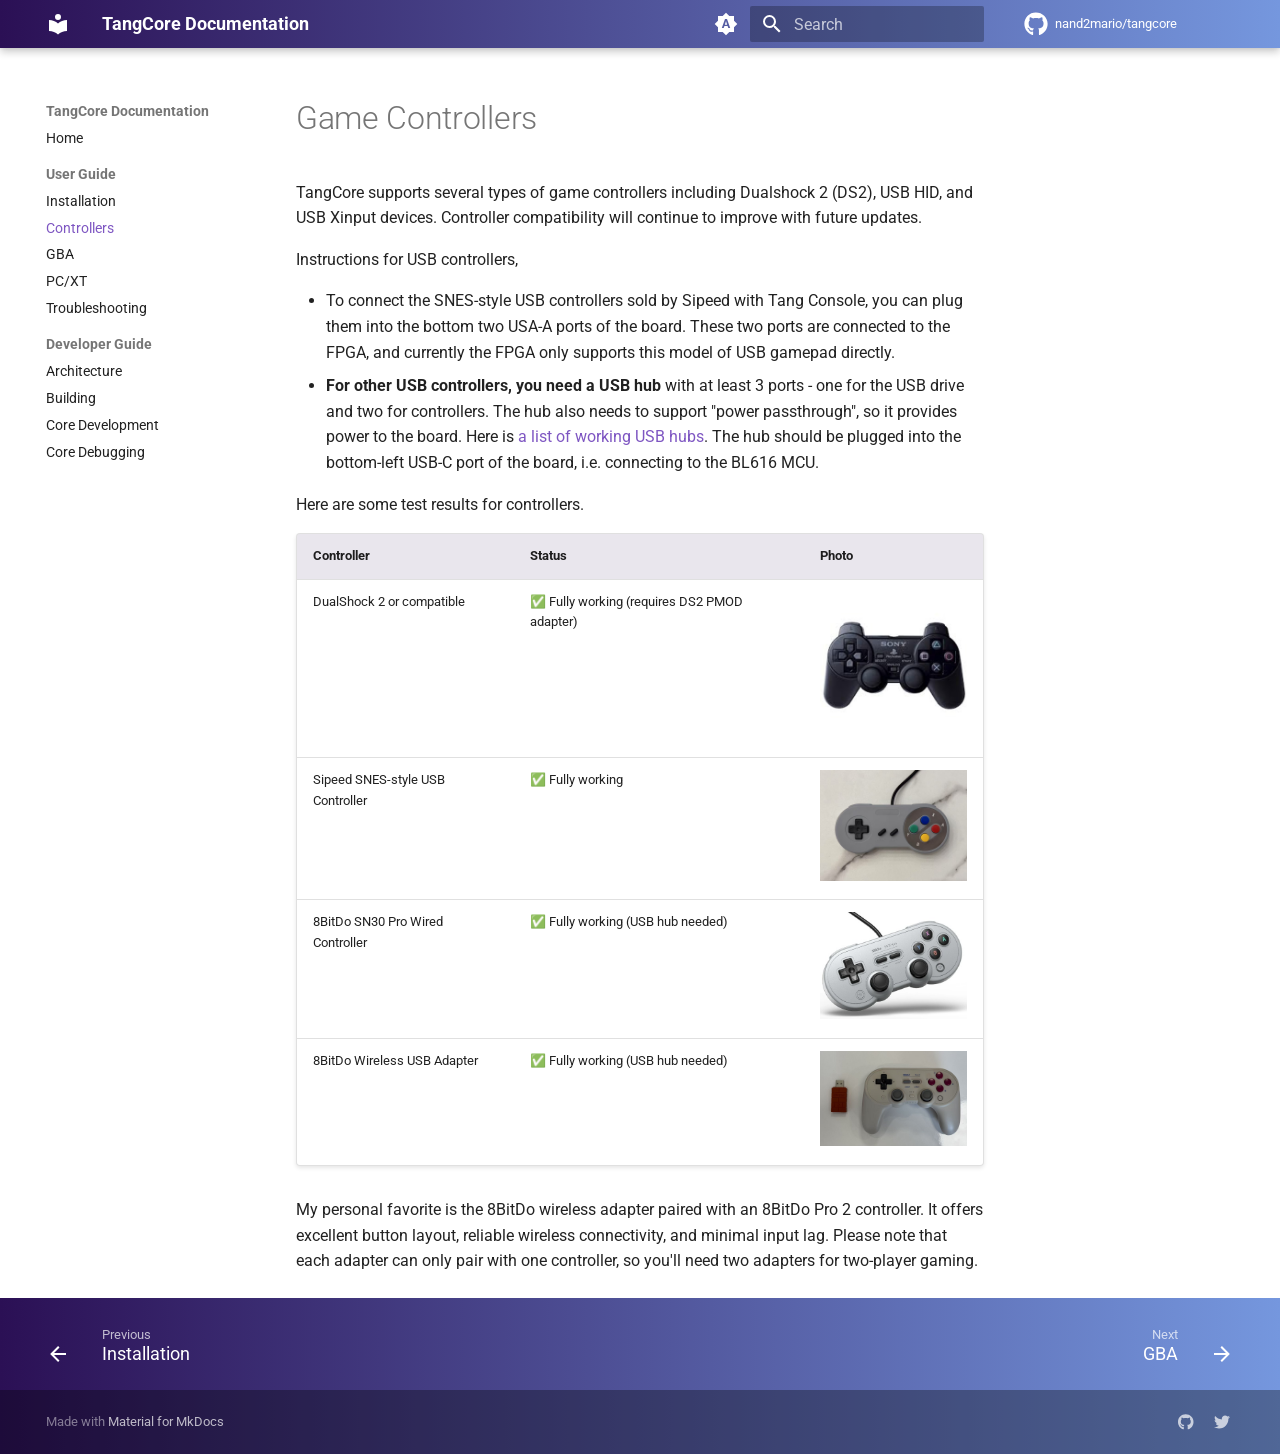
<file: user-guide/controllers/index.html>
<!doctype html>
<html lang="en" class="no-js">
  <head>
    
      <meta charset="utf-8">
      <meta name="viewport" content="width=device-width,initial-scale=1">
      
        <meta name="description" content="Documentation for TangCore FPGA Gaming Distribution">
      
      
      
      
        <link rel="prev" href="../installation/">
      
      
        <link rel="next" href="../gba/">
      
      
      <link rel="icon" href="../../assets/images/favicon.png">
      <meta name="generator" content="mkdocs-1.6.1, mkdocs-material-9.6.12">
    
    
      
        <title>Controllers - TangCore Documentation</title>
      
    
    
      <link rel="stylesheet" href="../../assets/stylesheets/main.2afb09e1.min.css">
      
        
        <link rel="stylesheet" href="../../assets/stylesheets/palette.06af60db.min.css">
      
      


    
    
      
    
    
      
        
        
        <link rel="preconnect" href="https://fonts.gstatic.com" crossorigin>
        <link rel="stylesheet" href="https://fonts.googleapis.com/css?family=Roboto:300,300i,400,400i,700,700i%7CRoboto+Mono:400,400i,700,700i&display=fallback">
        <style>:root{--md-text-font:"Roboto";--md-code-font:"Roboto Mono"}</style>
      
    
    
      <link rel="stylesheet" href="../../stylesheets/extra.css">
    
    <script>__md_scope=new URL("../..",location),__md_hash=e=>[...e].reduce(((e,_)=>(e<<5)-e+_.charCodeAt(0)),0),__md_get=(e,_=localStorage,t=__md_scope)=>JSON.parse(_.getItem(t.pathname+"."+e)),__md_set=(e,_,t=localStorage,a=__md_scope)=>{try{t.setItem(a.pathname+"."+e,JSON.stringify(_))}catch(e){}}</script>
    
      

    
    
    
  </head>
  
  
    
    
      
    
    
    
    
    <body dir="ltr" data-md-color-scheme="default" data-md-color-primary="deep-purple" data-md-color-accent="purple">
  
    
    <input class="md-toggle" data-md-toggle="drawer" type="checkbox" id="__drawer" autocomplete="off">
    <input class="md-toggle" data-md-toggle="search" type="checkbox" id="__search" autocomplete="off">
    <label class="md-overlay" for="__drawer"></label>
    <div data-md-component="skip">
      
        
        <a href="#game-controllers" class="md-skip">
          Skip to content
        </a>
      
    </div>
    <div data-md-component="announce">
      
    </div>
    
    
      

  

<header class="md-header md-header--shadow" data-md-component="header">
  <nav class="md-header__inner md-grid" aria-label="Header">
    <a href="../.." title="TangCore Documentation" class="md-header__button md-logo" aria-label="TangCore Documentation" data-md-component="logo">
      
  
  <svg xmlns="http://www.w3.org/2000/svg" viewBox="0 0 24 24"><path d="M12 8a3 3 0 0 0 3-3 3 3 0 0 0-3-3 3 3 0 0 0-3 3 3 3 0 0 0 3 3m0 3.54C9.64 9.35 6.5 8 3 8v11c3.5 0 6.64 1.35 9 3.54 2.36-2.19 5.5-3.54 9-3.54V8c-3.5 0-6.64 1.35-9 3.54"/></svg>

    </a>
    <label class="md-header__button md-icon" for="__drawer">
      
      <svg xmlns="http://www.w3.org/2000/svg" viewBox="0 0 24 24"><path d="M3 6h18v2H3zm0 5h18v2H3zm0 5h18v2H3z"/></svg>
    </label>
    <div class="md-header__title" data-md-component="header-title">
      <div class="md-header__ellipsis">
        <div class="md-header__topic">
          <span class="md-ellipsis">
            TangCore Documentation
          </span>
        </div>
        <div class="md-header__topic" data-md-component="header-topic">
          <span class="md-ellipsis">
            
              Controllers
            
          </span>
        </div>
      </div>
    </div>
    
      
        <form class="md-header__option" data-md-component="palette">
  
    
    
    
    <input class="md-option" data-md-color-media="(prefers-color-scheme)" data-md-color-scheme="default" data-md-color-primary="deep-purple" data-md-color-accent="purple"  aria-label="Switch to light mode"  type="radio" name="__palette" id="__palette_0">
    
      <label class="md-header__button md-icon" title="Switch to light mode" for="__palette_1" hidden>
        <svg xmlns="http://www.w3.org/2000/svg" viewBox="0 0 24 24"><path d="m14.3 16-.7-2h-3.2l-.7 2H7.8L11 7h2l3.2 9zM20 8.69V4h-4.69L12 .69 8.69 4H4v4.69L.69 12 4 15.31V20h4.69L12 23.31 15.31 20H20v-4.69L23.31 12zm-9.15 3.96h2.3L12 9z"/></svg>
      </label>
    
  
    
    
    
    <input class="md-option" data-md-color-media="(prefers-color-scheme: light)" data-md-color-scheme="default" data-md-color-primary="deep-purple" data-md-color-accent="purple"  aria-label="Switch to dark mode"  type="radio" name="__palette" id="__palette_1">
    
      <label class="md-header__button md-icon" title="Switch to dark mode" for="__palette_2" hidden>
        <svg xmlns="http://www.w3.org/2000/svg" viewBox="0 0 24 24"><path d="M12 8a4 4 0 0 0-4 4 4 4 0 0 0 4 4 4 4 0 0 0 4-4 4 4 0 0 0-4-4m0 10a6 6 0 0 1-6-6 6 6 0 0 1 6-6 6 6 0 0 1 6 6 6 6 0 0 1-6 6m8-9.31V4h-4.69L12 .69 8.69 4H4v4.69L.69 12 4 15.31V20h4.69L12 23.31 15.31 20H20v-4.69L23.31 12z"/></svg>
      </label>
    
  
    
    
    
    <input class="md-option" data-md-color-media="(prefers-color-scheme: dark)" data-md-color-scheme="slate" data-md-color-primary="deep-purple" data-md-color-accent="purple"  aria-label="Switch to system preference"  type="radio" name="__palette" id="__palette_2">
    
      <label class="md-header__button md-icon" title="Switch to system preference" for="__palette_0" hidden>
        <svg xmlns="http://www.w3.org/2000/svg" viewBox="0 0 24 24"><path d="M12 18c-.89 0-1.74-.2-2.5-.55C11.56 16.5 13 14.42 13 12s-1.44-4.5-3.5-5.45C10.26 6.2 11.11 6 12 6a6 6 0 0 1 6 6 6 6 0 0 1-6 6m8-9.31V4h-4.69L12 .69 8.69 4H4v4.69L.69 12 4 15.31V20h4.69L12 23.31 15.31 20H20v-4.69L23.31 12z"/></svg>
      </label>
    
  
</form>
      
    
    
      <script>var palette=__md_get("__palette");if(palette&&palette.color){if("(prefers-color-scheme)"===palette.color.media){var media=matchMedia("(prefers-color-scheme: light)"),input=document.querySelector(media.matches?"[data-md-color-media='(prefers-color-scheme: light)']":"[data-md-color-media='(prefers-color-scheme: dark)']");palette.color.media=input.getAttribute("data-md-color-media"),palette.color.scheme=input.getAttribute("data-md-color-scheme"),palette.color.primary=input.getAttribute("data-md-color-primary"),palette.color.accent=input.getAttribute("data-md-color-accent")}for(var[key,value]of Object.entries(palette.color))document.body.setAttribute("data-md-color-"+key,value)}</script>
    
    
    
      
      
        <label class="md-header__button md-icon" for="__search">
          
          <svg xmlns="http://www.w3.org/2000/svg" viewBox="0 0 24 24"><path d="M9.5 3A6.5 6.5 0 0 1 16 9.5c0 1.61-.59 3.09-1.56 4.23l.27.27h.79l5 5-1.5 1.5-5-5v-.79l-.27-.27A6.52 6.52 0 0 1 9.5 16 6.5 6.5 0 0 1 3 9.5 6.5 6.5 0 0 1 9.5 3m0 2C7 5 5 7 5 9.5S7 14 9.5 14 14 12 14 9.5 12 5 9.5 5"/></svg>
        </label>
        <div class="md-search" data-md-component="search" role="dialog">
  <label class="md-search__overlay" for="__search"></label>
  <div class="md-search__inner" role="search">
    <form class="md-search__form" name="search">
      <input type="text" class="md-search__input" name="query" aria-label="Search" placeholder="Search" autocapitalize="off" autocorrect="off" autocomplete="off" spellcheck="false" data-md-component="search-query" required>
      <label class="md-search__icon md-icon" for="__search">
        
        <svg xmlns="http://www.w3.org/2000/svg" viewBox="0 0 24 24"><path d="M9.5 3A6.5 6.5 0 0 1 16 9.5c0 1.61-.59 3.09-1.56 4.23l.27.27h.79l5 5-1.5 1.5-5-5v-.79l-.27-.27A6.52 6.52 0 0 1 9.5 16 6.5 6.5 0 0 1 3 9.5 6.5 6.5 0 0 1 9.5 3m0 2C7 5 5 7 5 9.5S7 14 9.5 14 14 12 14 9.5 12 5 9.5 5"/></svg>
        
        <svg xmlns="http://www.w3.org/2000/svg" viewBox="0 0 24 24"><path d="M20 11v2H8l5.5 5.5-1.42 1.42L4.16 12l7.92-7.92L13.5 5.5 8 11z"/></svg>
      </label>
      <nav class="md-search__options" aria-label="Search">
        
          <a href="javascript:void(0)" class="md-search__icon md-icon" title="Share" aria-label="Share" data-clipboard data-clipboard-text="" data-md-component="search-share" tabindex="-1">
            
            <svg xmlns="http://www.w3.org/2000/svg" viewBox="0 0 24 24"><path d="M18 16.08c-.76 0-1.44.3-1.96.77L8.91 12.7c.05-.23.09-.46.09-.7s-.04-.47-.09-.7l7.05-4.11c.54.5 1.25.81 2.04.81a3 3 0 0 0 3-3 3 3 0 0 0-3-3 3 3 0 0 0-3 3c0 .24.04.47.09.7L8.04 9.81C7.5 9.31 6.79 9 6 9a3 3 0 0 0-3 3 3 3 0 0 0 3 3c.79 0 1.5-.31 2.04-.81l7.12 4.15c-.05.21-.08.43-.08.66 0 1.61 1.31 2.91 2.92 2.91s2.92-1.3 2.92-2.91A2.92 2.92 0 0 0 18 16.08"/></svg>
          </a>
        
        <button type="reset" class="md-search__icon md-icon" title="Clear" aria-label="Clear" tabindex="-1">
          
          <svg xmlns="http://www.w3.org/2000/svg" viewBox="0 0 24 24"><path d="M19 6.41 17.59 5 12 10.59 6.41 5 5 6.41 10.59 12 5 17.59 6.41 19 12 13.41 17.59 19 19 17.59 13.41 12z"/></svg>
        </button>
      </nav>
      
        <div class="md-search__suggest" data-md-component="search-suggest"></div>
      
    </form>
    <div class="md-search__output">
      <div class="md-search__scrollwrap" tabindex="0" data-md-scrollfix>
        <div class="md-search-result" data-md-component="search-result">
          <div class="md-search-result__meta">
            Initializing search
          </div>
          <ol class="md-search-result__list" role="presentation"></ol>
        </div>
      </div>
    </div>
  </div>
</div>
      
    
    
      <div class="md-header__source">
        <a href="https://github.com/nand2mario/tangcore" title="Go to repository" class="md-source" data-md-component="source">
  <div class="md-source__icon md-icon">
    
    <svg xmlns="http://www.w3.org/2000/svg" viewBox="0 0 496 512"><!--! Font Awesome Free 6.7.2 by @fontawesome - https://fontawesome.com License - https://fontawesome.com/license/free (Icons: CC BY 4.0, Fonts: SIL OFL 1.1, Code: MIT License) Copyright 2024 Fonticons, Inc.--><path d="M165.9 397.4c0 2-2.3 3.6-5.2 3.6-3.3.3-5.6-1.3-5.6-3.6 0-2 2.3-3.6 5.2-3.6 3-.3 5.6 1.3 5.6 3.6m-31.1-4.5c-.7 2 1.3 4.3 4.3 4.9 2.6 1 5.6 0 6.2-2s-1.3-4.3-4.3-5.2c-2.6-.7-5.5.3-6.2 2.3m44.2-1.7c-2.9.7-4.9 2.6-4.6 4.9.3 2 2.9 3.3 5.9 2.6 2.9-.7 4.9-2.6 4.6-4.6-.3-1.9-3-3.2-5.9-2.9M244.8 8C106.1 8 0 113.3 0 252c0 110.9 69.8 205.8 169.5 239.2 12.8 2.3 17.3-5.6 17.3-12.1 0-6.2-.3-40.4-.3-61.4 0 0-70 15-84.7-29.8 0 0-11.4-29.1-27.8-36.6 0 0-22.9-15.7 1.6-15.4 0 0 24.9 2 38.6 25.8 21.9 38.6 58.6 27.5 72.9 20.9 2.3-16 8.8-27.1 16-33.7-55.9-6.2-112.3-14.3-112.3-110.5 0-27.5 7.6-41.3 23.6-58.9-2.6-6.5-11.1-33.3 2.6-67.9 20.9-6.5 69 27 69 27 20-5.6 41.5-8.5 62.8-8.5s42.8 2.9 62.8 8.5c0 0 48.1-33.6 69-27 13.7 34.7 5.2 61.4 2.6 67.9 16 17.7 25.8 31.5 25.8 58.9 0 96.5-58.9 104.2-114.8 110.5 9.2 7.9 17 22.9 17 46.4 0 33.7-.3 75.4-.3 83.6 0 6.5 4.6 14.4 17.3 12.1C428.2 457.8 496 362.9 496 252 496 113.3 383.5 8 244.8 8M97.2 352.9c-1.3 1-1 3.3.7 5.2 1.6 1.6 3.9 2.3 5.2 1 1.3-1 1-3.3-.7-5.2-1.6-1.6-3.9-2.3-5.2-1m-10.8-8.1c-.7 1.3.3 2.9 2.3 3.9 1.6 1 3.6.7 4.3-.7.7-1.3-.3-2.9-2.3-3.9-2-.6-3.6-.3-4.3.7m32.4 35.6c-1.6 1.3-1 4.3 1.3 6.2 2.3 2.3 5.2 2.6 6.5 1 1.3-1.3.7-4.3-1.3-6.2-2.2-2.3-5.2-2.6-6.5-1m-11.4-14.7c-1.6 1-1.6 3.6 0 5.9s4.3 3.3 5.6 2.3c1.6-1.3 1.6-3.9 0-6.2-1.4-2.3-4-3.3-5.6-2"/></svg>
  </div>
  <div class="md-source__repository">
    nand2mario/tangcore
  </div>
</a>
      </div>
    
  </nav>
  
</header>
    
    <div class="md-container" data-md-component="container">
      
      
        
          
        
      
      <main class="md-main" data-md-component="main">
        <div class="md-main__inner md-grid">
          
            
              
              <div class="md-sidebar md-sidebar--primary" data-md-component="sidebar" data-md-type="navigation" >
                <div class="md-sidebar__scrollwrap">
                  <div class="md-sidebar__inner">
                    



<nav class="md-nav md-nav--primary" aria-label="Navigation" data-md-level="0">
  <label class="md-nav__title" for="__drawer">
    <a href="../.." title="TangCore Documentation" class="md-nav__button md-logo" aria-label="TangCore Documentation" data-md-component="logo">
      
  
  <svg xmlns="http://www.w3.org/2000/svg" viewBox="0 0 24 24"><path d="M12 8a3 3 0 0 0 3-3 3 3 0 0 0-3-3 3 3 0 0 0-3 3 3 3 0 0 0 3 3m0 3.54C9.64 9.35 6.5 8 3 8v11c3.5 0 6.64 1.35 9 3.54 2.36-2.19 5.5-3.54 9-3.54V8c-3.5 0-6.64 1.35-9 3.54"/></svg>

    </a>
    TangCore Documentation
  </label>
  
    <div class="md-nav__source">
      <a href="https://github.com/nand2mario/tangcore" title="Go to repository" class="md-source" data-md-component="source">
  <div class="md-source__icon md-icon">
    
    <svg xmlns="http://www.w3.org/2000/svg" viewBox="0 0 496 512"><!--! Font Awesome Free 6.7.2 by @fontawesome - https://fontawesome.com License - https://fontawesome.com/license/free (Icons: CC BY 4.0, Fonts: SIL OFL 1.1, Code: MIT License) Copyright 2024 Fonticons, Inc.--><path d="M165.9 397.4c0 2-2.3 3.6-5.2 3.6-3.3.3-5.6-1.3-5.6-3.6 0-2 2.3-3.6 5.2-3.6 3-.3 5.6 1.3 5.6 3.6m-31.1-4.5c-.7 2 1.3 4.3 4.3 4.9 2.6 1 5.6 0 6.2-2s-1.3-4.3-4.3-5.2c-2.6-.7-5.5.3-6.2 2.3m44.2-1.7c-2.9.7-4.9 2.6-4.6 4.9.3 2 2.9 3.3 5.9 2.6 2.9-.7 4.9-2.6 4.6-4.6-.3-1.9-3-3.2-5.9-2.9M244.8 8C106.1 8 0 113.3 0 252c0 110.9 69.8 205.8 169.5 239.2 12.8 2.3 17.3-5.6 17.3-12.1 0-6.2-.3-40.4-.3-61.4 0 0-70 15-84.7-29.8 0 0-11.4-29.1-27.8-36.6 0 0-22.9-15.7 1.6-15.4 0 0 24.9 2 38.6 25.8 21.9 38.6 58.6 27.5 72.9 20.9 2.3-16 8.8-27.1 16-33.7-55.9-6.2-112.3-14.3-112.3-110.5 0-27.5 7.6-41.3 23.6-58.9-2.6-6.5-11.1-33.3 2.6-67.9 20.9-6.5 69 27 69 27 20-5.6 41.5-8.5 62.8-8.5s42.8 2.9 62.8 8.5c0 0 48.1-33.6 69-27 13.7 34.7 5.2 61.4 2.6 67.9 16 17.7 25.8 31.5 25.8 58.9 0 96.5-58.9 104.2-114.8 110.5 9.2 7.9 17 22.9 17 46.4 0 33.7-.3 75.4-.3 83.6 0 6.5 4.6 14.4 17.3 12.1C428.2 457.8 496 362.9 496 252 496 113.3 383.5 8 244.8 8M97.2 352.9c-1.3 1-1 3.3.7 5.2 1.6 1.6 3.9 2.3 5.2 1 1.3-1 1-3.3-.7-5.2-1.6-1.6-3.9-2.3-5.2-1m-10.8-8.1c-.7 1.3.3 2.9 2.3 3.9 1.6 1 3.6.7 4.3-.7.7-1.3-.3-2.9-2.3-3.9-2-.6-3.6-.3-4.3.7m32.4 35.6c-1.6 1.3-1 4.3 1.3 6.2 2.3 2.3 5.2 2.6 6.5 1 1.3-1.3.7-4.3-1.3-6.2-2.2-2.3-5.2-2.6-6.5-1m-11.4-14.7c-1.6 1-1.6 3.6 0 5.9s4.3 3.3 5.6 2.3c1.6-1.3 1.6-3.9 0-6.2-1.4-2.3-4-3.3-5.6-2"/></svg>
  </div>
  <div class="md-source__repository">
    nand2mario/tangcore
  </div>
</a>
    </div>
  
  <ul class="md-nav__list" data-md-scrollfix>
    
      
      
  
  
  
  
    <li class="md-nav__item">
      <a href="../.." class="md-nav__link">
        
  
  
  <span class="md-ellipsis">
    Home
    
  </span>
  

      </a>
    </li>
  

    
      
      
  
  
    
  
  
  
    
    
      
        
      
        
      
        
      
        
      
        
      
    
    
    
      
        
        
      
    
    
    <li class="md-nav__item md-nav__item--active md-nav__item--section md-nav__item--nested">
      
        
        
        <input class="md-nav__toggle md-toggle " type="checkbox" id="__nav_2" checked>
        
          
          <label class="md-nav__link" for="__nav_2" id="__nav_2_label" tabindex="">
            
  
  
  <span class="md-ellipsis">
    User Guide
    
  </span>
  

            <span class="md-nav__icon md-icon"></span>
          </label>
        
        <nav class="md-nav" data-md-level="1" aria-labelledby="__nav_2_label" aria-expanded="true">
          <label class="md-nav__title" for="__nav_2">
            <span class="md-nav__icon md-icon"></span>
            User Guide
          </label>
          <ul class="md-nav__list" data-md-scrollfix>
            
              
                
  
  
  
  
    <li class="md-nav__item">
      <a href="../installation/" class="md-nav__link">
        
  
  
  <span class="md-ellipsis">
    Installation
    
  </span>
  

      </a>
    </li>
  

              
            
              
                
  
  
    
  
  
  
    <li class="md-nav__item md-nav__item--active">
      
      <input class="md-nav__toggle md-toggle" type="checkbox" id="__toc">
      
      
        
      
      
      <a href="./" class="md-nav__link md-nav__link--active">
        
  
  
  <span class="md-ellipsis">
    Controllers
    
  </span>
  

      </a>
      
    </li>
  

              
            
              
                
  
  
  
  
    <li class="md-nav__item">
      <a href="../gba/" class="md-nav__link">
        
  
  
  <span class="md-ellipsis">
    GBA
    
  </span>
  

      </a>
    </li>
  

              
            
              
                
  
  
  
  
    <li class="md-nav__item">
      <a href="../pcxt/" class="md-nav__link">
        
  
  
  <span class="md-ellipsis">
    PC/XT
    
  </span>
  

      </a>
    </li>
  

              
            
              
                
  
  
  
  
    <li class="md-nav__item">
      <a href="../troubleshooting/" class="md-nav__link">
        
  
  
  <span class="md-ellipsis">
    Troubleshooting
    
  </span>
  

      </a>
    </li>
  

              
            
          </ul>
        </nav>
      
    </li>
  

    
      
      
  
  
  
  
    
    
      
        
      
        
      
        
      
        
      
    
    
    
      
        
        
      
    
    
    <li class="md-nav__item md-nav__item--section md-nav__item--nested">
      
        
        
        <input class="md-nav__toggle md-toggle " type="checkbox" id="__nav_3" >
        
          
          <label class="md-nav__link" for="__nav_3" id="__nav_3_label" tabindex="">
            
  
  
  <span class="md-ellipsis">
    Developer Guide
    
  </span>
  

            <span class="md-nav__icon md-icon"></span>
          </label>
        
        <nav class="md-nav" data-md-level="1" aria-labelledby="__nav_3_label" aria-expanded="false">
          <label class="md-nav__title" for="__nav_3">
            <span class="md-nav__icon md-icon"></span>
            Developer Guide
          </label>
          <ul class="md-nav__list" data-md-scrollfix>
            
              
                
  
  
  
  
    <li class="md-nav__item">
      <a href="../../dev-guide/architecture/" class="md-nav__link">
        
  
  
  <span class="md-ellipsis">
    Architecture
    
  </span>
  

      </a>
    </li>
  

              
            
              
                
  
  
  
  
    <li class="md-nav__item">
      <a href="../../dev-guide/building/" class="md-nav__link">
        
  
  
  <span class="md-ellipsis">
    Building
    
  </span>
  

      </a>
    </li>
  

              
            
              
                
  
  
  
  
    <li class="md-nav__item">
      <a href="../../dev-guide/core-development/" class="md-nav__link">
        
  
  
  <span class="md-ellipsis">
    Core Development
    
  </span>
  

      </a>
    </li>
  

              
            
              
                
  
  
  
  
    <li class="md-nav__item">
      <a href="../../dev-guide/core-debugging/" class="md-nav__link">
        
  
  
  <span class="md-ellipsis">
    Core Debugging
    
  </span>
  

      </a>
    </li>
  

              
            
          </ul>
        </nav>
      
    </li>
  

    
  </ul>
</nav>
                  </div>
                </div>
              </div>
            
            
              
              <div class="md-sidebar md-sidebar--secondary" data-md-component="sidebar" data-md-type="toc" >
                <div class="md-sidebar__scrollwrap">
                  <div class="md-sidebar__inner">
                    

<nav class="md-nav md-nav--secondary" aria-label="Table of contents">
  
  
  
    
  
  
</nav>
                  </div>
                </div>
              </div>
            
          
          
            <div class="md-content" data-md-component="content">
              <article class="md-content__inner md-typeset">
                
                  


  
  


<h1 id="game-controllers">Game Controllers<a class="headerlink" href="#game-controllers" title="Permanent link">&para;</a></h1>
<p>TangCore supports several types of game controllers including Dualshock 2 (DS2), USB HID, and USB Xinput devices. Controller compatibility will continue to improve with future updates. </p>
<p>Instructions for USB controllers,</p>
<ul>
<li>To connect the SNES-style USB controllers sold by Sipeed with Tang Console, you can plug them into the bottom two USA-A ports of the board. These two ports are connected to the FPGA, and currently the FPGA only supports this model of USB gamepad directly.</li>
<li><strong>For other USB controllers, you need a USB hub</strong> with at least 3 ports - one for the USB drive and two for controllers. The hub also needs to support "power passthrough", so it provides power to the board. Here is <a href="https://github.com/nand2mario/tangcore/wiki/Compatible-USB-Hubs">a list of working USB hubs</a>. The hub should be plugged into the bottom-left USB-C port of the board, i.e. connecting to the BL616 MCU.</li>
</ul>
<p>Here are some test results for controllers.</p>
<table>
<thead>
<tr>
<th>Controller</th>
<th>Status</th>
<th>Photo</th>
</tr>
</thead>
<tbody>
<tr>
<td>DualShock 2 or compatible</td>
<td>✅ Fully working (requires DS2 PMOD adapter)</td>
<td><img alt="" src="../gamepad_ds2.jpg" style="width:150px" /></td>
</tr>
<tr>
<td>Sipeed SNES-style USB Controller</td>
<td>✅ Fully working</td>
<td><img alt="" src="../gamepad_snes.jpg" style="width:150px" /></td>
</tr>
<tr>
<td>8BitDo SN30 Pro Wired Controller</td>
<td>✅ Fully working (USB hub needed)</td>
<td><img alt="" src="../gamepad_sn30pro.jpg" style="width:150px" /></td>
</tr>
<tr>
<td>8BitDo Wireless USB Adapter</td>
<td>✅ Fully working (USB hub needed)</td>
<td><img alt="" src="../gamepad_8bitdo_adapter.jpg" style="width:150px" /></td>
</tr>
</tbody>
</table>
<p>My personal favorite is the 8BitDo wireless adapter paired with an 8BitDo Pro 2 controller. It offers excellent button layout, reliable wireless connectivity, and minimal input lag. Please note that each adapter can only pair with one controller, so you'll need two adapters for two-player gaming.</p>












                
              </article>
            </div>
          
          
<script>var target=document.getElementById(location.hash.slice(1));target&&target.name&&(target.checked=target.name.startsWith("__tabbed_"))</script>
        </div>
        
          <button type="button" class="md-top md-icon" data-md-component="top" hidden>
  
  <svg xmlns="http://www.w3.org/2000/svg" viewBox="0 0 24 24"><path d="M13 20h-2V8l-5.5 5.5-1.42-1.42L12 4.16l7.92 7.92-1.42 1.42L13 8z"/></svg>
  Back to top
</button>
        
      </main>
      
        <footer class="md-footer">
  
    
      
      <nav class="md-footer__inner md-grid" aria-label="Footer" >
        
          
          <a href="../installation/" class="md-footer__link md-footer__link--prev" aria-label="Previous: Installation">
            <div class="md-footer__button md-icon">
              
              <svg xmlns="http://www.w3.org/2000/svg" viewBox="0 0 24 24"><path d="M20 11v2H8l5.5 5.5-1.42 1.42L4.16 12l7.92-7.92L13.5 5.5 8 11z"/></svg>
            </div>
            <div class="md-footer__title">
              <span class="md-footer__direction">
                Previous
              </span>
              <div class="md-ellipsis">
                Installation
              </div>
            </div>
          </a>
        
        
          
          <a href="../gba/" class="md-footer__link md-footer__link--next" aria-label="Next: GBA">
            <div class="md-footer__title">
              <span class="md-footer__direction">
                Next
              </span>
              <div class="md-ellipsis">
                GBA
              </div>
            </div>
            <div class="md-footer__button md-icon">
              
              <svg xmlns="http://www.w3.org/2000/svg" viewBox="0 0 24 24"><path d="M4 11v2h12l-5.5 5.5 1.42 1.42L19.84 12l-7.92-7.92L10.5 5.5 16 11z"/></svg>
            </div>
          </a>
        
      </nav>
    
  
  <div class="md-footer-meta md-typeset">
    <div class="md-footer-meta__inner md-grid">
      <div class="md-copyright">
  
  
    Made with
    <a href="https://squidfunk.github.io/mkdocs-material/" target="_blank" rel="noopener">
      Material for MkDocs
    </a>
  
</div>
      
        <div class="md-social">
  
    
    
    
    
      
      
    
    <a href="https://github.com/nand2mario/tangcore" target="_blank" rel="noopener" title="github.com" class="md-social__link">
      <svg xmlns="http://www.w3.org/2000/svg" viewBox="0 0 496 512"><!--! Font Awesome Free 6.7.2 by @fontawesome - https://fontawesome.com License - https://fontawesome.com/license/free (Icons: CC BY 4.0, Fonts: SIL OFL 1.1, Code: MIT License) Copyright 2024 Fonticons, Inc.--><path d="M165.9 397.4c0 2-2.3 3.6-5.2 3.6-3.3.3-5.6-1.3-5.6-3.6 0-2 2.3-3.6 5.2-3.6 3-.3 5.6 1.3 5.6 3.6m-31.1-4.5c-.7 2 1.3 4.3 4.3 4.9 2.6 1 5.6 0 6.2-2s-1.3-4.3-4.3-5.2c-2.6-.7-5.5.3-6.2 2.3m44.2-1.7c-2.9.7-4.9 2.6-4.6 4.9.3 2 2.9 3.3 5.9 2.6 2.9-.7 4.9-2.6 4.6-4.6-.3-1.9-3-3.2-5.9-2.9M244.8 8C106.1 8 0 113.3 0 252c0 110.9 69.8 205.8 169.5 239.2 12.8 2.3 17.3-5.6 17.3-12.1 0-6.2-.3-40.4-.3-61.4 0 0-70 15-84.7-29.8 0 0-11.4-29.1-27.8-36.6 0 0-22.9-15.7 1.6-15.4 0 0 24.9 2 38.6 25.8 21.9 38.6 58.6 27.5 72.9 20.9 2.3-16 8.8-27.1 16-33.7-55.9-6.2-112.3-14.3-112.3-110.5 0-27.5 7.6-41.3 23.6-58.9-2.6-6.5-11.1-33.3 2.6-67.9 20.9-6.5 69 27 69 27 20-5.6 41.5-8.5 62.8-8.5s42.8 2.9 62.8 8.5c0 0 48.1-33.6 69-27 13.7 34.7 5.2 61.4 2.6 67.9 16 17.7 25.8 31.5 25.8 58.9 0 96.5-58.9 104.2-114.8 110.5 9.2 7.9 17 22.9 17 46.4 0 33.7-.3 75.4-.3 83.6 0 6.5 4.6 14.4 17.3 12.1C428.2 457.8 496 362.9 496 252 496 113.3 383.5 8 244.8 8M97.2 352.9c-1.3 1-1 3.3.7 5.2 1.6 1.6 3.9 2.3 5.2 1 1.3-1 1-3.3-.7-5.2-1.6-1.6-3.9-2.3-5.2-1m-10.8-8.1c-.7 1.3.3 2.9 2.3 3.9 1.6 1 3.6.7 4.3-.7.7-1.3-.3-2.9-2.3-3.9-2-.6-3.6-.3-4.3.7m32.4 35.6c-1.6 1.3-1 4.3 1.3 6.2 2.3 2.3 5.2 2.6 6.5 1 1.3-1.3.7-4.3-1.3-6.2-2.2-2.3-5.2-2.6-6.5-1m-11.4-14.7c-1.6 1-1.6 3.6 0 5.9s4.3 3.3 5.6 2.3c1.6-1.3 1.6-3.9 0-6.2-1.4-2.3-4-3.3-5.6-2"/></svg>
    </a>
  
    
    
    
    
      
      
    
    <a href="https://twitter.com/nand2mario" target="_blank" rel="noopener" title="twitter.com" class="md-social__link">
      <svg xmlns="http://www.w3.org/2000/svg" viewBox="0 0 512 512"><!--! Font Awesome Free 6.7.2 by @fontawesome - https://fontawesome.com License - https://fontawesome.com/license/free (Icons: CC BY 4.0, Fonts: SIL OFL 1.1, Code: MIT License) Copyright 2024 Fonticons, Inc.--><path d="M459.37 151.716c.325 4.548.325 9.097.325 13.645 0 138.72-105.583 298.558-298.558 298.558-59.452 0-114.68-17.219-161.137-47.106 8.447.974 16.568 1.299 25.34 1.299 49.055 0 94.213-16.568 130.274-44.832-46.132-.975-84.792-31.188-98.112-72.772 6.498.974 12.995 1.624 19.818 1.624 9.421 0 18.843-1.3 27.614-3.573-48.081-9.747-84.143-51.98-84.143-102.985v-1.299c13.969 7.797 30.214 12.67 47.431 13.319-28.264-18.843-46.781-51.005-46.781-87.391 0-19.492 5.197-37.36 14.294-52.954 51.655 63.675 129.3 105.258 216.365 109.807-1.624-7.797-2.599-15.918-2.599-24.04 0-57.828 46.782-104.934 104.934-104.934 30.213 0 57.502 12.67 76.67 33.137 23.715-4.548 46.456-13.32 66.599-25.34-7.798 24.366-24.366 44.833-46.132 57.827 21.117-2.273 41.584-8.122 60.426-16.243-14.292 20.791-32.161 39.308-52.628 54.253"/></svg>
    </a>
  
</div>
      
    </div>
  </div>
</footer>
      
    </div>
    <div class="md-dialog" data-md-component="dialog">
      <div class="md-dialog__inner md-typeset"></div>
    </div>
    
    
    
      
      <script id="__config" type="application/json">{"base": "../..", "features": ["navigation.sections", "navigation.top", "navigation.footer", "navigation.indexes", "navigation.tracking", "toc.follow", "search.highlight", "search.share", "search.suggest", "content.code.copy", "content.code.annotate"], "search": "../../assets/javascripts/workers/search.f8cc74c7.min.js", "tags": null, "translations": {"clipboard.copied": "Copied to clipboard", "clipboard.copy": "Copy to clipboard", "search.result.more.one": "1 more on this page", "search.result.more.other": "# more on this page", "search.result.none": "No matching documents", "search.result.one": "1 matching document", "search.result.other": "# matching documents", "search.result.placeholder": "Type to start searching", "search.result.term.missing": "Missing", "select.version": "Select version"}, "version": null}</script>
    
    
      <script src="../../assets/javascripts/bundle.c8b220af.min.js"></script>
      
    
  </body>
</html>
</file>
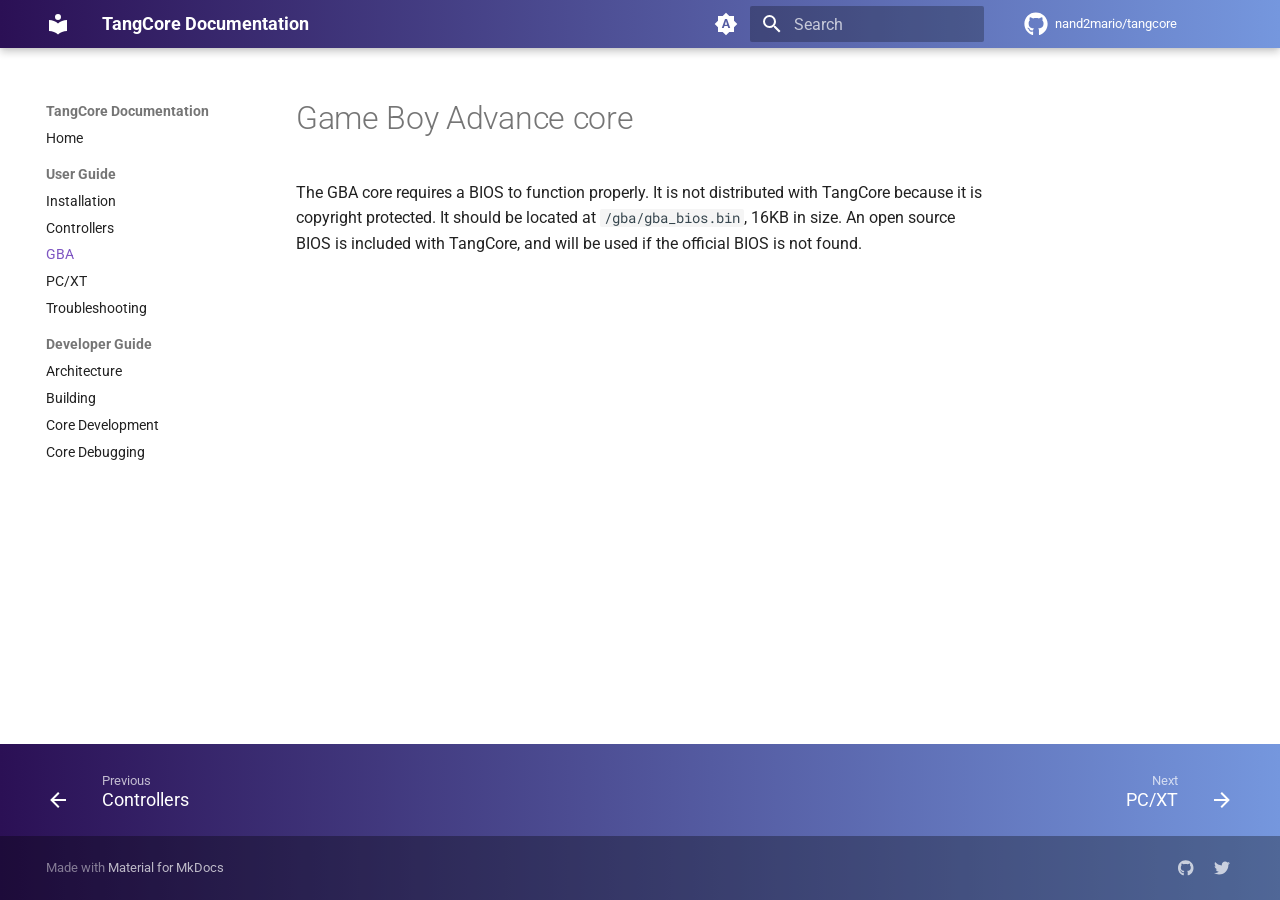
<file: user-guide/gba/index.html>
<!doctype html>
<html lang="en" class="no-js">
  <head>
    
      <meta charset="utf-8">
      <meta name="viewport" content="width=device-width,initial-scale=1">
      
        <meta name="description" content="Documentation for TangCore FPGA Gaming Distribution">
      
      
      
      
        <link rel="prev" href="../controllers/">
      
      
        <link rel="next" href="../pcxt/">
      
      
      <link rel="icon" href="../../assets/images/favicon.png">
      <meta name="generator" content="mkdocs-1.6.1, mkdocs-material-9.6.12">
    
    
      
        <title>GBA - TangCore Documentation</title>
      
    
    
      <link rel="stylesheet" href="../../assets/stylesheets/main.2afb09e1.min.css">
      
        
        <link rel="stylesheet" href="../../assets/stylesheets/palette.06af60db.min.css">
      
      


    
    
      
    
    
      
        
        
        <link rel="preconnect" href="https://fonts.gstatic.com" crossorigin>
        <link rel="stylesheet" href="https://fonts.googleapis.com/css?family=Roboto:300,300i,400,400i,700,700i%7CRoboto+Mono:400,400i,700,700i&display=fallback">
        <style>:root{--md-text-font:"Roboto";--md-code-font:"Roboto Mono"}</style>
      
    
    
      <link rel="stylesheet" href="../../stylesheets/extra.css">
    
    <script>__md_scope=new URL("../..",location),__md_hash=e=>[...e].reduce(((e,_)=>(e<<5)-e+_.charCodeAt(0)),0),__md_get=(e,_=localStorage,t=__md_scope)=>JSON.parse(_.getItem(t.pathname+"."+e)),__md_set=(e,_,t=localStorage,a=__md_scope)=>{try{t.setItem(a.pathname+"."+e,JSON.stringify(_))}catch(e){}}</script>
    
      

    
    
    
  </head>
  
  
    
    
      
    
    
    
    
    <body dir="ltr" data-md-color-scheme="default" data-md-color-primary="deep-purple" data-md-color-accent="purple">
  
    
    <input class="md-toggle" data-md-toggle="drawer" type="checkbox" id="__drawer" autocomplete="off">
    <input class="md-toggle" data-md-toggle="search" type="checkbox" id="__search" autocomplete="off">
    <label class="md-overlay" for="__drawer"></label>
    <div data-md-component="skip">
      
        
        <a href="#game-boy-advance-core" class="md-skip">
          Skip to content
        </a>
      
    </div>
    <div data-md-component="announce">
      
    </div>
    
    
      

  

<header class="md-header md-header--shadow" data-md-component="header">
  <nav class="md-header__inner md-grid" aria-label="Header">
    <a href="../.." title="TangCore Documentation" class="md-header__button md-logo" aria-label="TangCore Documentation" data-md-component="logo">
      
  
  <svg xmlns="http://www.w3.org/2000/svg" viewBox="0 0 24 24"><path d="M12 8a3 3 0 0 0 3-3 3 3 0 0 0-3-3 3 3 0 0 0-3 3 3 3 0 0 0 3 3m0 3.54C9.64 9.35 6.5 8 3 8v11c3.5 0 6.64 1.35 9 3.54 2.36-2.19 5.5-3.54 9-3.54V8c-3.5 0-6.64 1.35-9 3.54"/></svg>

    </a>
    <label class="md-header__button md-icon" for="__drawer">
      
      <svg xmlns="http://www.w3.org/2000/svg" viewBox="0 0 24 24"><path d="M3 6h18v2H3zm0 5h18v2H3zm0 5h18v2H3z"/></svg>
    </label>
    <div class="md-header__title" data-md-component="header-title">
      <div class="md-header__ellipsis">
        <div class="md-header__topic">
          <span class="md-ellipsis">
            TangCore Documentation
          </span>
        </div>
        <div class="md-header__topic" data-md-component="header-topic">
          <span class="md-ellipsis">
            
              GBA
            
          </span>
        </div>
      </div>
    </div>
    
      
        <form class="md-header__option" data-md-component="palette">
  
    
    
    
    <input class="md-option" data-md-color-media="(prefers-color-scheme)" data-md-color-scheme="default" data-md-color-primary="deep-purple" data-md-color-accent="purple"  aria-label="Switch to light mode"  type="radio" name="__palette" id="__palette_0">
    
      <label class="md-header__button md-icon" title="Switch to light mode" for="__palette_1" hidden>
        <svg xmlns="http://www.w3.org/2000/svg" viewBox="0 0 24 24"><path d="m14.3 16-.7-2h-3.2l-.7 2H7.8L11 7h2l3.2 9zM20 8.69V4h-4.69L12 .69 8.69 4H4v4.69L.69 12 4 15.31V20h4.69L12 23.31 15.31 20H20v-4.69L23.31 12zm-9.15 3.96h2.3L12 9z"/></svg>
      </label>
    
  
    
    
    
    <input class="md-option" data-md-color-media="(prefers-color-scheme: light)" data-md-color-scheme="default" data-md-color-primary="deep-purple" data-md-color-accent="purple"  aria-label="Switch to dark mode"  type="radio" name="__palette" id="__palette_1">
    
      <label class="md-header__button md-icon" title="Switch to dark mode" for="__palette_2" hidden>
        <svg xmlns="http://www.w3.org/2000/svg" viewBox="0 0 24 24"><path d="M12 8a4 4 0 0 0-4 4 4 4 0 0 0 4 4 4 4 0 0 0 4-4 4 4 0 0 0-4-4m0 10a6 6 0 0 1-6-6 6 6 0 0 1 6-6 6 6 0 0 1 6 6 6 6 0 0 1-6 6m8-9.31V4h-4.69L12 .69 8.69 4H4v4.69L.69 12 4 15.31V20h4.69L12 23.31 15.31 20H20v-4.69L23.31 12z"/></svg>
      </label>
    
  
    
    
    
    <input class="md-option" data-md-color-media="(prefers-color-scheme: dark)" data-md-color-scheme="slate" data-md-color-primary="deep-purple" data-md-color-accent="purple"  aria-label="Switch to system preference"  type="radio" name="__palette" id="__palette_2">
    
      <label class="md-header__button md-icon" title="Switch to system preference" for="__palette_0" hidden>
        <svg xmlns="http://www.w3.org/2000/svg" viewBox="0 0 24 24"><path d="M12 18c-.89 0-1.74-.2-2.5-.55C11.56 16.5 13 14.42 13 12s-1.44-4.5-3.5-5.45C10.26 6.2 11.11 6 12 6a6 6 0 0 1 6 6 6 6 0 0 1-6 6m8-9.31V4h-4.69L12 .69 8.69 4H4v4.69L.69 12 4 15.31V20h4.69L12 23.31 15.31 20H20v-4.69L23.31 12z"/></svg>
      </label>
    
  
</form>
      
    
    
      <script>var palette=__md_get("__palette");if(palette&&palette.color){if("(prefers-color-scheme)"===palette.color.media){var media=matchMedia("(prefers-color-scheme: light)"),input=document.querySelector(media.matches?"[data-md-color-media='(prefers-color-scheme: light)']":"[data-md-color-media='(prefers-color-scheme: dark)']");palette.color.media=input.getAttribute("data-md-color-media"),palette.color.scheme=input.getAttribute("data-md-color-scheme"),palette.color.primary=input.getAttribute("data-md-color-primary"),palette.color.accent=input.getAttribute("data-md-color-accent")}for(var[key,value]of Object.entries(palette.color))document.body.setAttribute("data-md-color-"+key,value)}</script>
    
    
    
      
      
        <label class="md-header__button md-icon" for="__search">
          
          <svg xmlns="http://www.w3.org/2000/svg" viewBox="0 0 24 24"><path d="M9.5 3A6.5 6.5 0 0 1 16 9.5c0 1.61-.59 3.09-1.56 4.23l.27.27h.79l5 5-1.5 1.5-5-5v-.79l-.27-.27A6.52 6.52 0 0 1 9.5 16 6.5 6.5 0 0 1 3 9.5 6.5 6.5 0 0 1 9.5 3m0 2C7 5 5 7 5 9.5S7 14 9.5 14 14 12 14 9.5 12 5 9.5 5"/></svg>
        </label>
        <div class="md-search" data-md-component="search" role="dialog">
  <label class="md-search__overlay" for="__search"></label>
  <div class="md-search__inner" role="search">
    <form class="md-search__form" name="search">
      <input type="text" class="md-search__input" name="query" aria-label="Search" placeholder="Search" autocapitalize="off" autocorrect="off" autocomplete="off" spellcheck="false" data-md-component="search-query" required>
      <label class="md-search__icon md-icon" for="__search">
        
        <svg xmlns="http://www.w3.org/2000/svg" viewBox="0 0 24 24"><path d="M9.5 3A6.5 6.5 0 0 1 16 9.5c0 1.61-.59 3.09-1.56 4.23l.27.27h.79l5 5-1.5 1.5-5-5v-.79l-.27-.27A6.52 6.52 0 0 1 9.5 16 6.5 6.5 0 0 1 3 9.5 6.5 6.5 0 0 1 9.5 3m0 2C7 5 5 7 5 9.5S7 14 9.5 14 14 12 14 9.5 12 5 9.5 5"/></svg>
        
        <svg xmlns="http://www.w3.org/2000/svg" viewBox="0 0 24 24"><path d="M20 11v2H8l5.5 5.5-1.42 1.42L4.16 12l7.92-7.92L13.5 5.5 8 11z"/></svg>
      </label>
      <nav class="md-search__options" aria-label="Search">
        
          <a href="javascript:void(0)" class="md-search__icon md-icon" title="Share" aria-label="Share" data-clipboard data-clipboard-text="" data-md-component="search-share" tabindex="-1">
            
            <svg xmlns="http://www.w3.org/2000/svg" viewBox="0 0 24 24"><path d="M18 16.08c-.76 0-1.44.3-1.96.77L8.91 12.7c.05-.23.09-.46.09-.7s-.04-.47-.09-.7l7.05-4.11c.54.5 1.25.81 2.04.81a3 3 0 0 0 3-3 3 3 0 0 0-3-3 3 3 0 0 0-3 3c0 .24.04.47.09.7L8.04 9.81C7.5 9.31 6.79 9 6 9a3 3 0 0 0-3 3 3 3 0 0 0 3 3c.79 0 1.5-.31 2.04-.81l7.12 4.15c-.05.21-.08.43-.08.66 0 1.61 1.31 2.91 2.92 2.91s2.92-1.3 2.92-2.91A2.92 2.92 0 0 0 18 16.08"/></svg>
          </a>
        
        <button type="reset" class="md-search__icon md-icon" title="Clear" aria-label="Clear" tabindex="-1">
          
          <svg xmlns="http://www.w3.org/2000/svg" viewBox="0 0 24 24"><path d="M19 6.41 17.59 5 12 10.59 6.41 5 5 6.41 10.59 12 5 17.59 6.41 19 12 13.41 17.59 19 19 17.59 13.41 12z"/></svg>
        </button>
      </nav>
      
        <div class="md-search__suggest" data-md-component="search-suggest"></div>
      
    </form>
    <div class="md-search__output">
      <div class="md-search__scrollwrap" tabindex="0" data-md-scrollfix>
        <div class="md-search-result" data-md-component="search-result">
          <div class="md-search-result__meta">
            Initializing search
          </div>
          <ol class="md-search-result__list" role="presentation"></ol>
        </div>
      </div>
    </div>
  </div>
</div>
      
    
    
      <div class="md-header__source">
        <a href="https://github.com/nand2mario/tangcore" title="Go to repository" class="md-source" data-md-component="source">
  <div class="md-source__icon md-icon">
    
    <svg xmlns="http://www.w3.org/2000/svg" viewBox="0 0 496 512"><!--! Font Awesome Free 6.7.2 by @fontawesome - https://fontawesome.com License - https://fontawesome.com/license/free (Icons: CC BY 4.0, Fonts: SIL OFL 1.1, Code: MIT License) Copyright 2024 Fonticons, Inc.--><path d="M165.9 397.4c0 2-2.3 3.6-5.2 3.6-3.3.3-5.6-1.3-5.6-3.6 0-2 2.3-3.6 5.2-3.6 3-.3 5.6 1.3 5.6 3.6m-31.1-4.5c-.7 2 1.3 4.3 4.3 4.9 2.6 1 5.6 0 6.2-2s-1.3-4.3-4.3-5.2c-2.6-.7-5.5.3-6.2 2.3m44.2-1.7c-2.9.7-4.9 2.6-4.6 4.9.3 2 2.9 3.3 5.9 2.6 2.9-.7 4.9-2.6 4.6-4.6-.3-1.9-3-3.2-5.9-2.9M244.8 8C106.1 8 0 113.3 0 252c0 110.9 69.8 205.8 169.5 239.2 12.8 2.3 17.3-5.6 17.3-12.1 0-6.2-.3-40.4-.3-61.4 0 0-70 15-84.7-29.8 0 0-11.4-29.1-27.8-36.6 0 0-22.9-15.7 1.6-15.4 0 0 24.9 2 38.6 25.8 21.9 38.6 58.6 27.5 72.9 20.9 2.3-16 8.8-27.1 16-33.7-55.9-6.2-112.3-14.3-112.3-110.5 0-27.5 7.6-41.3 23.6-58.9-2.6-6.5-11.1-33.3 2.6-67.9 20.9-6.5 69 27 69 27 20-5.6 41.5-8.5 62.8-8.5s42.8 2.9 62.8 8.5c0 0 48.1-33.6 69-27 13.7 34.7 5.2 61.4 2.6 67.9 16 17.7 25.8 31.5 25.8 58.9 0 96.5-58.9 104.2-114.8 110.5 9.2 7.9 17 22.9 17 46.4 0 33.7-.3 75.4-.3 83.6 0 6.5 4.6 14.4 17.3 12.1C428.2 457.8 496 362.9 496 252 496 113.3 383.5 8 244.8 8M97.2 352.9c-1.3 1-1 3.3.7 5.2 1.6 1.6 3.9 2.3 5.2 1 1.3-1 1-3.3-.7-5.2-1.6-1.6-3.9-2.3-5.2-1m-10.8-8.1c-.7 1.3.3 2.9 2.3 3.9 1.6 1 3.6.7 4.3-.7.7-1.3-.3-2.9-2.3-3.9-2-.6-3.6-.3-4.3.7m32.4 35.6c-1.6 1.3-1 4.3 1.3 6.2 2.3 2.3 5.2 2.6 6.5 1 1.3-1.3.7-4.3-1.3-6.2-2.2-2.3-5.2-2.6-6.5-1m-11.4-14.7c-1.6 1-1.6 3.6 0 5.9s4.3 3.3 5.6 2.3c1.6-1.3 1.6-3.9 0-6.2-1.4-2.3-4-3.3-5.6-2"/></svg>
  </div>
  <div class="md-source__repository">
    nand2mario/tangcore
  </div>
</a>
      </div>
    
  </nav>
  
</header>
    
    <div class="md-container" data-md-component="container">
      
      
        
          
        
      
      <main class="md-main" data-md-component="main">
        <div class="md-main__inner md-grid">
          
            
              
              <div class="md-sidebar md-sidebar--primary" data-md-component="sidebar" data-md-type="navigation" >
                <div class="md-sidebar__scrollwrap">
                  <div class="md-sidebar__inner">
                    



<nav class="md-nav md-nav--primary" aria-label="Navigation" data-md-level="0">
  <label class="md-nav__title" for="__drawer">
    <a href="../.." title="TangCore Documentation" class="md-nav__button md-logo" aria-label="TangCore Documentation" data-md-component="logo">
      
  
  <svg xmlns="http://www.w3.org/2000/svg" viewBox="0 0 24 24"><path d="M12 8a3 3 0 0 0 3-3 3 3 0 0 0-3-3 3 3 0 0 0-3 3 3 3 0 0 0 3 3m0 3.54C9.64 9.35 6.5 8 3 8v11c3.5 0 6.64 1.35 9 3.54 2.36-2.19 5.5-3.54 9-3.54V8c-3.5 0-6.64 1.35-9 3.54"/></svg>

    </a>
    TangCore Documentation
  </label>
  
    <div class="md-nav__source">
      <a href="https://github.com/nand2mario/tangcore" title="Go to repository" class="md-source" data-md-component="source">
  <div class="md-source__icon md-icon">
    
    <svg xmlns="http://www.w3.org/2000/svg" viewBox="0 0 496 512"><!--! Font Awesome Free 6.7.2 by @fontawesome - https://fontawesome.com License - https://fontawesome.com/license/free (Icons: CC BY 4.0, Fonts: SIL OFL 1.1, Code: MIT License) Copyright 2024 Fonticons, Inc.--><path d="M165.9 397.4c0 2-2.3 3.6-5.2 3.6-3.3.3-5.6-1.3-5.6-3.6 0-2 2.3-3.6 5.2-3.6 3-.3 5.6 1.3 5.6 3.6m-31.1-4.5c-.7 2 1.3 4.3 4.3 4.9 2.6 1 5.6 0 6.2-2s-1.3-4.3-4.3-5.2c-2.6-.7-5.5.3-6.2 2.3m44.2-1.7c-2.9.7-4.9 2.6-4.6 4.9.3 2 2.9 3.3 5.9 2.6 2.9-.7 4.9-2.6 4.6-4.6-.3-1.9-3-3.2-5.9-2.9M244.8 8C106.1 8 0 113.3 0 252c0 110.9 69.8 205.8 169.5 239.2 12.8 2.3 17.3-5.6 17.3-12.1 0-6.2-.3-40.4-.3-61.4 0 0-70 15-84.7-29.8 0 0-11.4-29.1-27.8-36.6 0 0-22.9-15.7 1.6-15.4 0 0 24.9 2 38.6 25.8 21.9 38.6 58.6 27.5 72.9 20.9 2.3-16 8.8-27.1 16-33.7-55.9-6.2-112.3-14.3-112.3-110.5 0-27.5 7.6-41.3 23.6-58.9-2.6-6.5-11.1-33.3 2.6-67.9 20.9-6.5 69 27 69 27 20-5.6 41.5-8.5 62.8-8.5s42.8 2.9 62.8 8.5c0 0 48.1-33.6 69-27 13.7 34.7 5.2 61.4 2.6 67.9 16 17.7 25.8 31.5 25.8 58.9 0 96.5-58.9 104.2-114.8 110.5 9.2 7.9 17 22.9 17 46.4 0 33.7-.3 75.4-.3 83.6 0 6.5 4.6 14.4 17.3 12.1C428.2 457.8 496 362.9 496 252 496 113.3 383.5 8 244.8 8M97.2 352.9c-1.3 1-1 3.3.7 5.2 1.6 1.6 3.9 2.3 5.2 1 1.3-1 1-3.3-.7-5.2-1.6-1.6-3.9-2.3-5.2-1m-10.8-8.1c-.7 1.3.3 2.9 2.3 3.9 1.6 1 3.6.7 4.3-.7.7-1.3-.3-2.9-2.3-3.9-2-.6-3.6-.3-4.3.7m32.4 35.6c-1.6 1.3-1 4.3 1.3 6.2 2.3 2.3 5.2 2.6 6.5 1 1.3-1.3.7-4.3-1.3-6.2-2.2-2.3-5.2-2.6-6.5-1m-11.4-14.7c-1.6 1-1.6 3.6 0 5.9s4.3 3.3 5.6 2.3c1.6-1.3 1.6-3.9 0-6.2-1.4-2.3-4-3.3-5.6-2"/></svg>
  </div>
  <div class="md-source__repository">
    nand2mario/tangcore
  </div>
</a>
    </div>
  
  <ul class="md-nav__list" data-md-scrollfix>
    
      
      
  
  
  
  
    <li class="md-nav__item">
      <a href="../.." class="md-nav__link">
        
  
  
  <span class="md-ellipsis">
    Home
    
  </span>
  

      </a>
    </li>
  

    
      
      
  
  
    
  
  
  
    
    
      
        
      
        
      
        
      
        
      
        
      
    
    
    
      
        
        
      
    
    
    <li class="md-nav__item md-nav__item--active md-nav__item--section md-nav__item--nested">
      
        
        
        <input class="md-nav__toggle md-toggle " type="checkbox" id="__nav_2" checked>
        
          
          <label class="md-nav__link" for="__nav_2" id="__nav_2_label" tabindex="">
            
  
  
  <span class="md-ellipsis">
    User Guide
    
  </span>
  

            <span class="md-nav__icon md-icon"></span>
          </label>
        
        <nav class="md-nav" data-md-level="1" aria-labelledby="__nav_2_label" aria-expanded="true">
          <label class="md-nav__title" for="__nav_2">
            <span class="md-nav__icon md-icon"></span>
            User Guide
          </label>
          <ul class="md-nav__list" data-md-scrollfix>
            
              
                
  
  
  
  
    <li class="md-nav__item">
      <a href="../installation/" class="md-nav__link">
        
  
  
  <span class="md-ellipsis">
    Installation
    
  </span>
  

      </a>
    </li>
  

              
            
              
                
  
  
  
  
    <li class="md-nav__item">
      <a href="../controllers/" class="md-nav__link">
        
  
  
  <span class="md-ellipsis">
    Controllers
    
  </span>
  

      </a>
    </li>
  

              
            
              
                
  
  
    
  
  
  
    <li class="md-nav__item md-nav__item--active">
      
      <input class="md-nav__toggle md-toggle" type="checkbox" id="__toc">
      
      
        
      
      
      <a href="./" class="md-nav__link md-nav__link--active">
        
  
  
  <span class="md-ellipsis">
    GBA
    
  </span>
  

      </a>
      
    </li>
  

              
            
              
                
  
  
  
  
    <li class="md-nav__item">
      <a href="../pcxt/" class="md-nav__link">
        
  
  
  <span class="md-ellipsis">
    PC/XT
    
  </span>
  

      </a>
    </li>
  

              
            
              
                
  
  
  
  
    <li class="md-nav__item">
      <a href="../troubleshooting/" class="md-nav__link">
        
  
  
  <span class="md-ellipsis">
    Troubleshooting
    
  </span>
  

      </a>
    </li>
  

              
            
          </ul>
        </nav>
      
    </li>
  

    
      
      
  
  
  
  
    
    
      
        
      
        
      
        
      
        
      
    
    
    
      
        
        
      
    
    
    <li class="md-nav__item md-nav__item--section md-nav__item--nested">
      
        
        
        <input class="md-nav__toggle md-toggle " type="checkbox" id="__nav_3" >
        
          
          <label class="md-nav__link" for="__nav_3" id="__nav_3_label" tabindex="">
            
  
  
  <span class="md-ellipsis">
    Developer Guide
    
  </span>
  

            <span class="md-nav__icon md-icon"></span>
          </label>
        
        <nav class="md-nav" data-md-level="1" aria-labelledby="__nav_3_label" aria-expanded="false">
          <label class="md-nav__title" for="__nav_3">
            <span class="md-nav__icon md-icon"></span>
            Developer Guide
          </label>
          <ul class="md-nav__list" data-md-scrollfix>
            
              
                
  
  
  
  
    <li class="md-nav__item">
      <a href="../../dev-guide/architecture/" class="md-nav__link">
        
  
  
  <span class="md-ellipsis">
    Architecture
    
  </span>
  

      </a>
    </li>
  

              
            
              
                
  
  
  
  
    <li class="md-nav__item">
      <a href="../../dev-guide/building/" class="md-nav__link">
        
  
  
  <span class="md-ellipsis">
    Building
    
  </span>
  

      </a>
    </li>
  

              
            
              
                
  
  
  
  
    <li class="md-nav__item">
      <a href="../../dev-guide/core-development/" class="md-nav__link">
        
  
  
  <span class="md-ellipsis">
    Core Development
    
  </span>
  

      </a>
    </li>
  

              
            
              
                
  
  
  
  
    <li class="md-nav__item">
      <a href="../../dev-guide/core-debugging/" class="md-nav__link">
        
  
  
  <span class="md-ellipsis">
    Core Debugging
    
  </span>
  

      </a>
    </li>
  

              
            
          </ul>
        </nav>
      
    </li>
  

    
  </ul>
</nav>
                  </div>
                </div>
              </div>
            
            
              
              <div class="md-sidebar md-sidebar--secondary" data-md-component="sidebar" data-md-type="toc" >
                <div class="md-sidebar__scrollwrap">
                  <div class="md-sidebar__inner">
                    

<nav class="md-nav md-nav--secondary" aria-label="Table of contents">
  
  
  
    
  
  
</nav>
                  </div>
                </div>
              </div>
            
          
          
            <div class="md-content" data-md-component="content">
              <article class="md-content__inner md-typeset">
                
                  


  
  


<h1 id="game-boy-advance-core">Game Boy Advance core<a class="headerlink" href="#game-boy-advance-core" title="Permanent link">&para;</a></h1>
<p>The GBA core requires a BIOS to function properly. It is not distributed with TangCore because it is copyright protected. It should be located at <code>/gba/gba_bios.bin</code>, 16KB in size. An open source BIOS is included with TangCore, and will be used if the official BIOS is not found.</p>












                
              </article>
            </div>
          
          
<script>var target=document.getElementById(location.hash.slice(1));target&&target.name&&(target.checked=target.name.startsWith("__tabbed_"))</script>
        </div>
        
          <button type="button" class="md-top md-icon" data-md-component="top" hidden>
  
  <svg xmlns="http://www.w3.org/2000/svg" viewBox="0 0 24 24"><path d="M13 20h-2V8l-5.5 5.5-1.42-1.42L12 4.16l7.92 7.92-1.42 1.42L13 8z"/></svg>
  Back to top
</button>
        
      </main>
      
        <footer class="md-footer">
  
    
      
      <nav class="md-footer__inner md-grid" aria-label="Footer" >
        
          
          <a href="../controllers/" class="md-footer__link md-footer__link--prev" aria-label="Previous: Controllers">
            <div class="md-footer__button md-icon">
              
              <svg xmlns="http://www.w3.org/2000/svg" viewBox="0 0 24 24"><path d="M20 11v2H8l5.5 5.5-1.42 1.42L4.16 12l7.92-7.92L13.5 5.5 8 11z"/></svg>
            </div>
            <div class="md-footer__title">
              <span class="md-footer__direction">
                Previous
              </span>
              <div class="md-ellipsis">
                Controllers
              </div>
            </div>
          </a>
        
        
          
          <a href="../pcxt/" class="md-footer__link md-footer__link--next" aria-label="Next: PC/XT">
            <div class="md-footer__title">
              <span class="md-footer__direction">
                Next
              </span>
              <div class="md-ellipsis">
                PC/XT
              </div>
            </div>
            <div class="md-footer__button md-icon">
              
              <svg xmlns="http://www.w3.org/2000/svg" viewBox="0 0 24 24"><path d="M4 11v2h12l-5.5 5.5 1.42 1.42L19.84 12l-7.92-7.92L10.5 5.5 16 11z"/></svg>
            </div>
          </a>
        
      </nav>
    
  
  <div class="md-footer-meta md-typeset">
    <div class="md-footer-meta__inner md-grid">
      <div class="md-copyright">
  
  
    Made with
    <a href="https://squidfunk.github.io/mkdocs-material/" target="_blank" rel="noopener">
      Material for MkDocs
    </a>
  
</div>
      
        <div class="md-social">
  
    
    
    
    
      
      
    
    <a href="https://github.com/nand2mario/tangcore" target="_blank" rel="noopener" title="github.com" class="md-social__link">
      <svg xmlns="http://www.w3.org/2000/svg" viewBox="0 0 496 512"><!--! Font Awesome Free 6.7.2 by @fontawesome - https://fontawesome.com License - https://fontawesome.com/license/free (Icons: CC BY 4.0, Fonts: SIL OFL 1.1, Code: MIT License) Copyright 2024 Fonticons, Inc.--><path d="M165.9 397.4c0 2-2.3 3.6-5.2 3.6-3.3.3-5.6-1.3-5.6-3.6 0-2 2.3-3.6 5.2-3.6 3-.3 5.6 1.3 5.6 3.6m-31.1-4.5c-.7 2 1.3 4.3 4.3 4.9 2.6 1 5.6 0 6.2-2s-1.3-4.3-4.3-5.2c-2.6-.7-5.5.3-6.2 2.3m44.2-1.7c-2.9.7-4.9 2.6-4.6 4.9.3 2 2.9 3.3 5.9 2.6 2.9-.7 4.9-2.6 4.6-4.6-.3-1.9-3-3.2-5.9-2.9M244.8 8C106.1 8 0 113.3 0 252c0 110.9 69.8 205.8 169.5 239.2 12.8 2.3 17.3-5.6 17.3-12.1 0-6.2-.3-40.4-.3-61.4 0 0-70 15-84.7-29.8 0 0-11.4-29.1-27.8-36.6 0 0-22.9-15.7 1.6-15.4 0 0 24.9 2 38.6 25.8 21.9 38.6 58.6 27.5 72.9 20.9 2.3-16 8.8-27.1 16-33.7-55.9-6.2-112.3-14.3-112.3-110.5 0-27.5 7.6-41.3 23.6-58.9-2.6-6.5-11.1-33.3 2.6-67.9 20.9-6.5 69 27 69 27 20-5.6 41.5-8.5 62.8-8.5s42.8 2.9 62.8 8.5c0 0 48.1-33.6 69-27 13.7 34.7 5.2 61.4 2.6 67.9 16 17.7 25.8 31.5 25.8 58.9 0 96.5-58.9 104.2-114.8 110.5 9.2 7.9 17 22.9 17 46.4 0 33.7-.3 75.4-.3 83.6 0 6.5 4.6 14.4 17.3 12.1C428.2 457.8 496 362.9 496 252 496 113.3 383.5 8 244.8 8M97.2 352.9c-1.3 1-1 3.3.7 5.2 1.6 1.6 3.9 2.3 5.2 1 1.3-1 1-3.3-.7-5.2-1.6-1.6-3.9-2.3-5.2-1m-10.8-8.1c-.7 1.3.3 2.9 2.3 3.9 1.6 1 3.6.7 4.3-.7.7-1.3-.3-2.9-2.3-3.9-2-.6-3.6-.3-4.3.7m32.4 35.6c-1.6 1.3-1 4.3 1.3 6.2 2.3 2.3 5.2 2.6 6.5 1 1.3-1.3.7-4.3-1.3-6.2-2.2-2.3-5.2-2.6-6.5-1m-11.4-14.7c-1.6 1-1.6 3.6 0 5.9s4.3 3.3 5.6 2.3c1.6-1.3 1.6-3.9 0-6.2-1.4-2.3-4-3.3-5.6-2"/></svg>
    </a>
  
    
    
    
    
      
      
    
    <a href="https://twitter.com/nand2mario" target="_blank" rel="noopener" title="twitter.com" class="md-social__link">
      <svg xmlns="http://www.w3.org/2000/svg" viewBox="0 0 512 512"><!--! Font Awesome Free 6.7.2 by @fontawesome - https://fontawesome.com License - https://fontawesome.com/license/free (Icons: CC BY 4.0, Fonts: SIL OFL 1.1, Code: MIT License) Copyright 2024 Fonticons, Inc.--><path d="M459.37 151.716c.325 4.548.325 9.097.325 13.645 0 138.72-105.583 298.558-298.558 298.558-59.452 0-114.68-17.219-161.137-47.106 8.447.974 16.568 1.299 25.34 1.299 49.055 0 94.213-16.568 130.274-44.832-46.132-.975-84.792-31.188-98.112-72.772 6.498.974 12.995 1.624 19.818 1.624 9.421 0 18.843-1.3 27.614-3.573-48.081-9.747-84.143-51.98-84.143-102.985v-1.299c13.969 7.797 30.214 12.67 47.431 13.319-28.264-18.843-46.781-51.005-46.781-87.391 0-19.492 5.197-37.36 14.294-52.954 51.655 63.675 129.3 105.258 216.365 109.807-1.624-7.797-2.599-15.918-2.599-24.04 0-57.828 46.782-104.934 104.934-104.934 30.213 0 57.502 12.67 76.67 33.137 23.715-4.548 46.456-13.32 66.599-25.34-7.798 24.366-24.366 44.833-46.132 57.827 21.117-2.273 41.584-8.122 60.426-16.243-14.292 20.791-32.161 39.308-52.628 54.253"/></svg>
    </a>
  
</div>
      
    </div>
  </div>
</footer>
      
    </div>
    <div class="md-dialog" data-md-component="dialog">
      <div class="md-dialog__inner md-typeset"></div>
    </div>
    
    
    
      
      <script id="__config" type="application/json">{"base": "../..", "features": ["navigation.sections", "navigation.top", "navigation.footer", "navigation.indexes", "navigation.tracking", "toc.follow", "search.highlight", "search.share", "search.suggest", "content.code.copy", "content.code.annotate"], "search": "../../assets/javascripts/workers/search.f8cc74c7.min.js", "tags": null, "translations": {"clipboard.copied": "Copied to clipboard", "clipboard.copy": "Copy to clipboard", "search.result.more.one": "1 more on this page", "search.result.more.other": "# more on this page", "search.result.none": "No matching documents", "search.result.one": "1 matching document", "search.result.other": "# matching documents", "search.result.placeholder": "Type to start searching", "search.result.term.missing": "Missing", "select.version": "Select version"}, "version": null}</script>
    
    
      <script src="../../assets/javascripts/bundle.c8b220af.min.js"></script>
      
    
  </body>
</html>
</file>
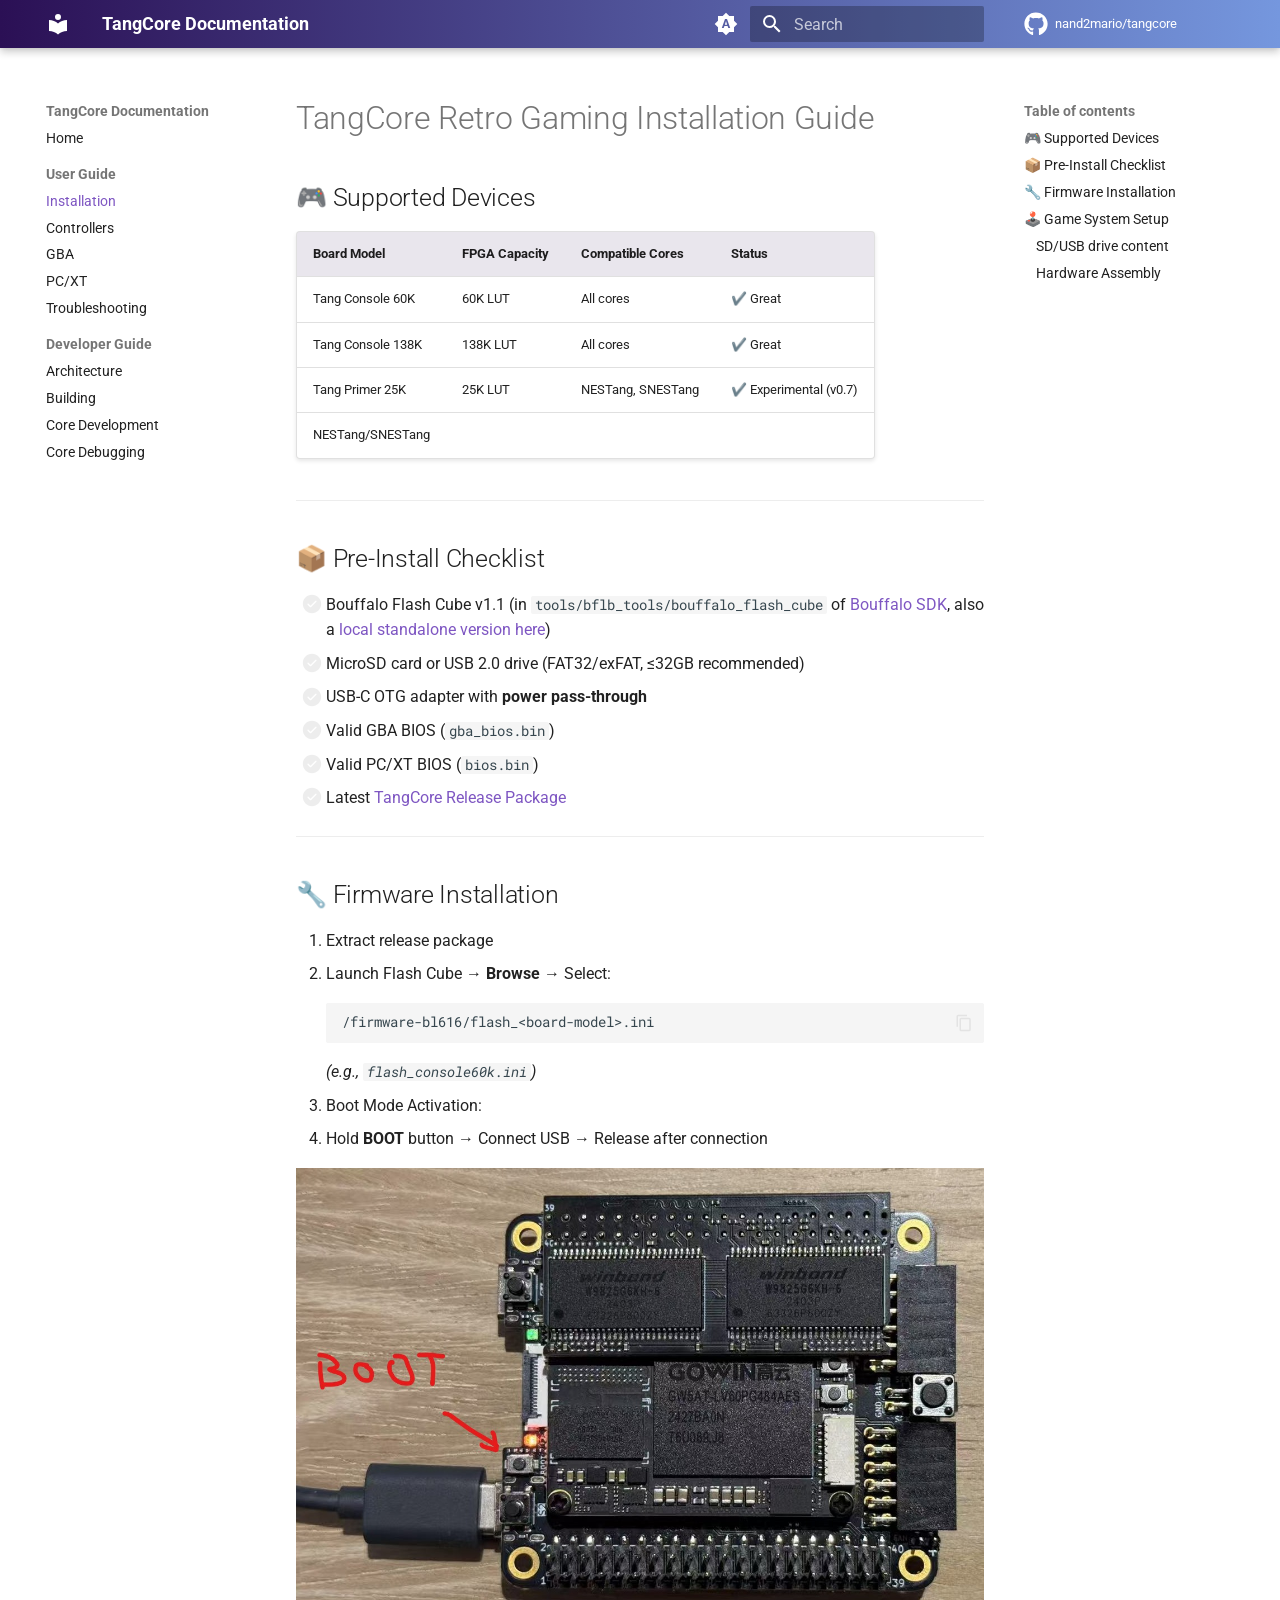
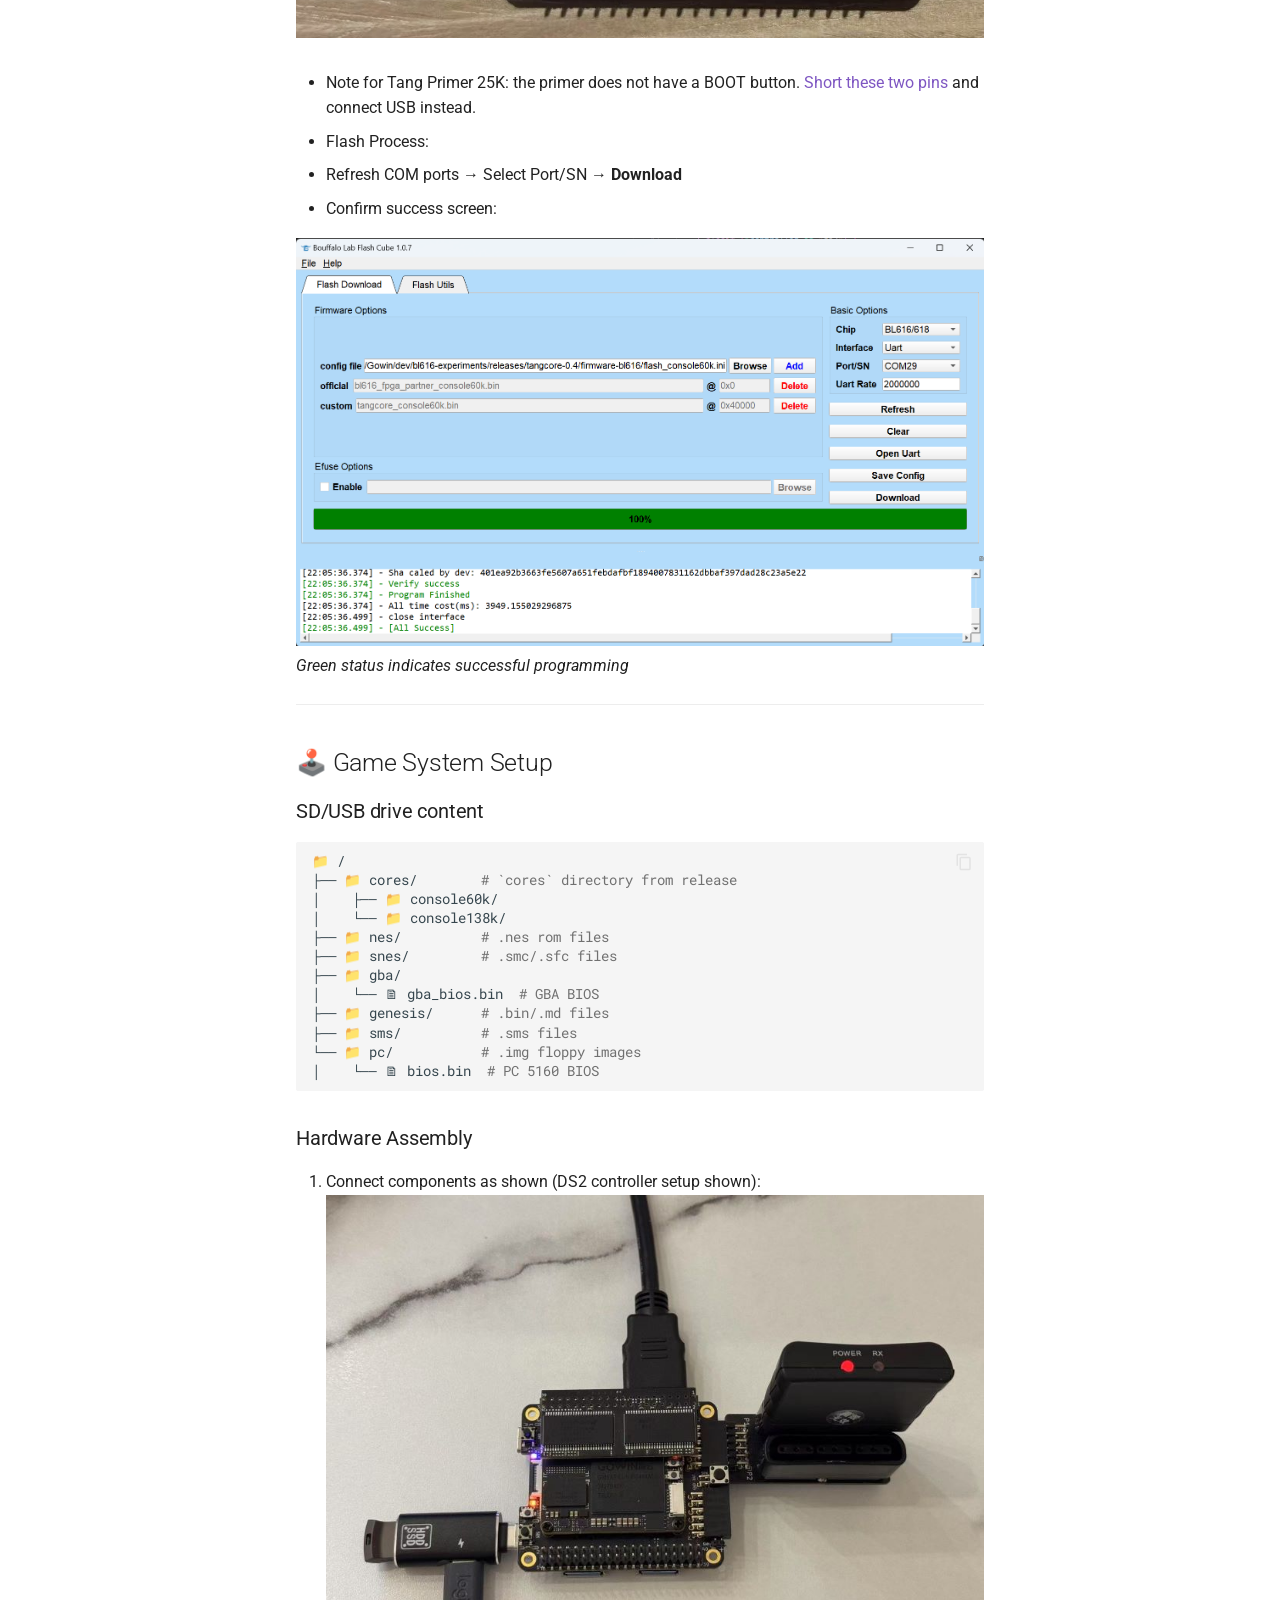
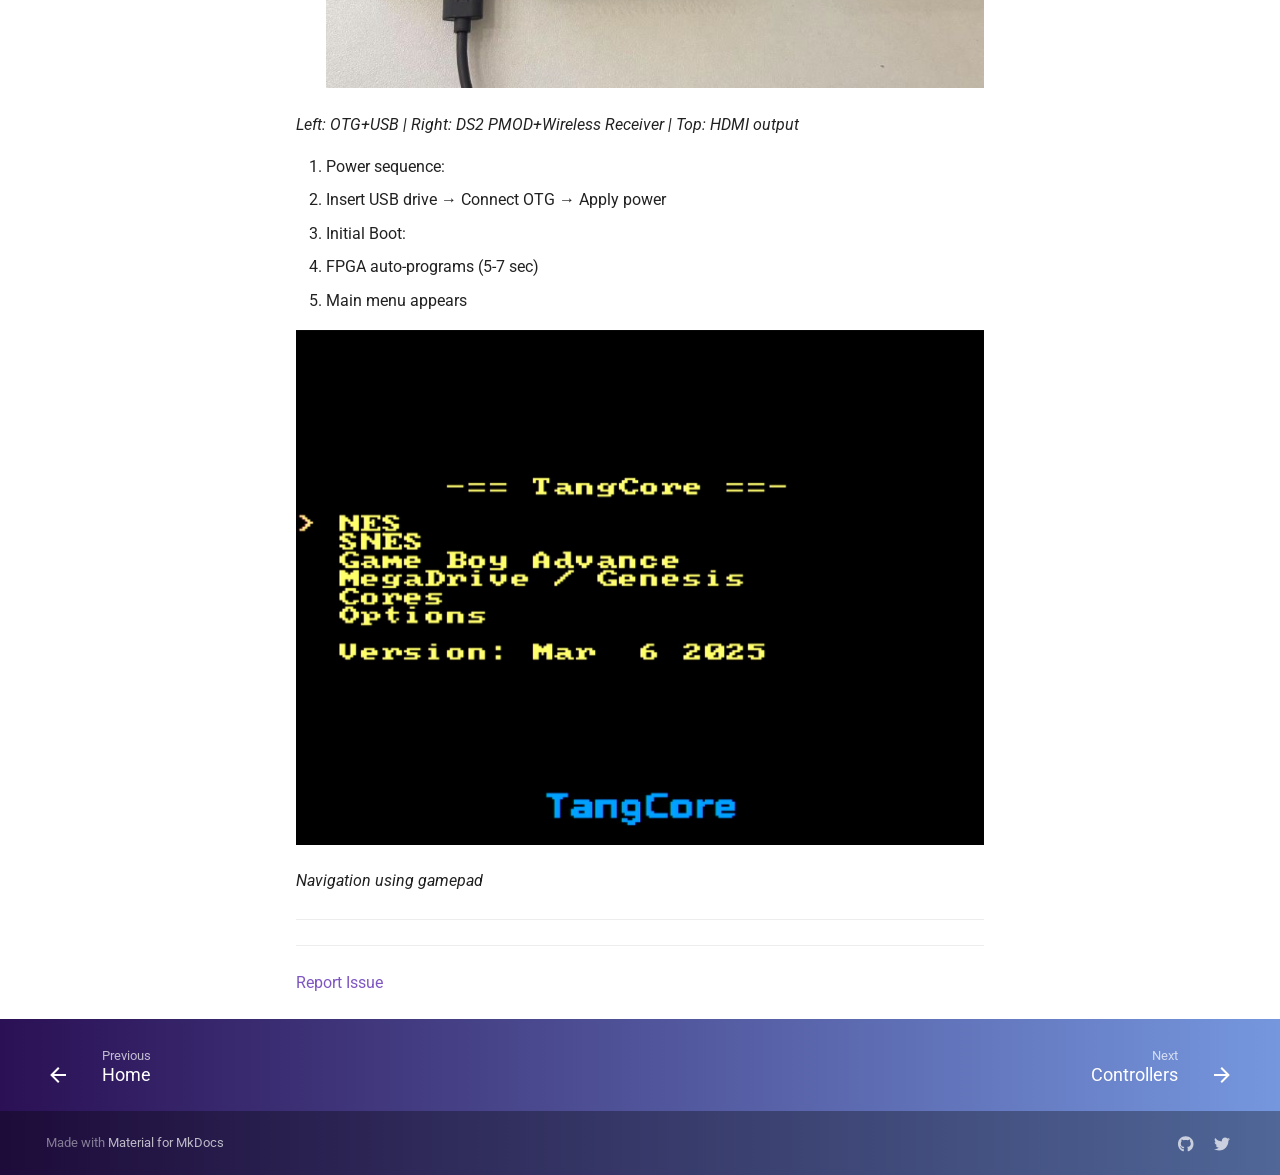
<file: user-guide/installation/index.html>
<!doctype html>
<html lang="en" class="no-js">
  <head>
    
      <meta charset="utf-8">
      <meta name="viewport" content="width=device-width,initial-scale=1">
      
        <meta name="description" content="Documentation for TangCore FPGA Gaming Distribution">
      
      
      
      
        <link rel="prev" href="../..">
      
      
        <link rel="next" href="../controllers/">
      
      
      <link rel="icon" href="../../assets/images/favicon.png">
      <meta name="generator" content="mkdocs-1.6.1, mkdocs-material-9.6.12">
    
    
      
        <title>Installation - TangCore Documentation</title>
      
    
    
      <link rel="stylesheet" href="../../assets/stylesheets/main.2afb09e1.min.css">
      
        
        <link rel="stylesheet" href="../../assets/stylesheets/palette.06af60db.min.css">
      
      


    
    
      
    
    
      
        
        
        <link rel="preconnect" href="https://fonts.gstatic.com" crossorigin>
        <link rel="stylesheet" href="https://fonts.googleapis.com/css?family=Roboto:300,300i,400,400i,700,700i%7CRoboto+Mono:400,400i,700,700i&display=fallback">
        <style>:root{--md-text-font:"Roboto";--md-code-font:"Roboto Mono"}</style>
      
    
    
      <link rel="stylesheet" href="../../stylesheets/extra.css">
    
    <script>__md_scope=new URL("../..",location),__md_hash=e=>[...e].reduce(((e,_)=>(e<<5)-e+_.charCodeAt(0)),0),__md_get=(e,_=localStorage,t=__md_scope)=>JSON.parse(_.getItem(t.pathname+"."+e)),__md_set=(e,_,t=localStorage,a=__md_scope)=>{try{t.setItem(a.pathname+"."+e,JSON.stringify(_))}catch(e){}}</script>
    
      

    
    
    
  </head>
  
  
    
    
      
    
    
    
    
    <body dir="ltr" data-md-color-scheme="default" data-md-color-primary="deep-purple" data-md-color-accent="purple">
  
    
    <input class="md-toggle" data-md-toggle="drawer" type="checkbox" id="__drawer" autocomplete="off">
    <input class="md-toggle" data-md-toggle="search" type="checkbox" id="__search" autocomplete="off">
    <label class="md-overlay" for="__drawer"></label>
    <div data-md-component="skip">
      
        
        <a href="#tangcore-retro-gaming-installation-guide" class="md-skip">
          Skip to content
        </a>
      
    </div>
    <div data-md-component="announce">
      
    </div>
    
    
      

  

<header class="md-header md-header--shadow" data-md-component="header">
  <nav class="md-header__inner md-grid" aria-label="Header">
    <a href="../.." title="TangCore Documentation" class="md-header__button md-logo" aria-label="TangCore Documentation" data-md-component="logo">
      
  
  <svg xmlns="http://www.w3.org/2000/svg" viewBox="0 0 24 24"><path d="M12 8a3 3 0 0 0 3-3 3 3 0 0 0-3-3 3 3 0 0 0-3 3 3 3 0 0 0 3 3m0 3.54C9.64 9.35 6.5 8 3 8v11c3.5 0 6.64 1.35 9 3.54 2.36-2.19 5.5-3.54 9-3.54V8c-3.5 0-6.64 1.35-9 3.54"/></svg>

    </a>
    <label class="md-header__button md-icon" for="__drawer">
      
      <svg xmlns="http://www.w3.org/2000/svg" viewBox="0 0 24 24"><path d="M3 6h18v2H3zm0 5h18v2H3zm0 5h18v2H3z"/></svg>
    </label>
    <div class="md-header__title" data-md-component="header-title">
      <div class="md-header__ellipsis">
        <div class="md-header__topic">
          <span class="md-ellipsis">
            TangCore Documentation
          </span>
        </div>
        <div class="md-header__topic" data-md-component="header-topic">
          <span class="md-ellipsis">
            
              Installation
            
          </span>
        </div>
      </div>
    </div>
    
      
        <form class="md-header__option" data-md-component="palette">
  
    
    
    
    <input class="md-option" data-md-color-media="(prefers-color-scheme)" data-md-color-scheme="default" data-md-color-primary="deep-purple" data-md-color-accent="purple"  aria-label="Switch to light mode"  type="radio" name="__palette" id="__palette_0">
    
      <label class="md-header__button md-icon" title="Switch to light mode" for="__palette_1" hidden>
        <svg xmlns="http://www.w3.org/2000/svg" viewBox="0 0 24 24"><path d="m14.3 16-.7-2h-3.2l-.7 2H7.8L11 7h2l3.2 9zM20 8.69V4h-4.69L12 .69 8.69 4H4v4.69L.69 12 4 15.31V20h4.69L12 23.31 15.31 20H20v-4.69L23.31 12zm-9.15 3.96h2.3L12 9z"/></svg>
      </label>
    
  
    
    
    
    <input class="md-option" data-md-color-media="(prefers-color-scheme: light)" data-md-color-scheme="default" data-md-color-primary="deep-purple" data-md-color-accent="purple"  aria-label="Switch to dark mode"  type="radio" name="__palette" id="__palette_1">
    
      <label class="md-header__button md-icon" title="Switch to dark mode" for="__palette_2" hidden>
        <svg xmlns="http://www.w3.org/2000/svg" viewBox="0 0 24 24"><path d="M12 8a4 4 0 0 0-4 4 4 4 0 0 0 4 4 4 4 0 0 0 4-4 4 4 0 0 0-4-4m0 10a6 6 0 0 1-6-6 6 6 0 0 1 6-6 6 6 0 0 1 6 6 6 6 0 0 1-6 6m8-9.31V4h-4.69L12 .69 8.69 4H4v4.69L.69 12 4 15.31V20h4.69L12 23.31 15.31 20H20v-4.69L23.31 12z"/></svg>
      </label>
    
  
    
    
    
    <input class="md-option" data-md-color-media="(prefers-color-scheme: dark)" data-md-color-scheme="slate" data-md-color-primary="deep-purple" data-md-color-accent="purple"  aria-label="Switch to system preference"  type="radio" name="__palette" id="__palette_2">
    
      <label class="md-header__button md-icon" title="Switch to system preference" for="__palette_0" hidden>
        <svg xmlns="http://www.w3.org/2000/svg" viewBox="0 0 24 24"><path d="M12 18c-.89 0-1.74-.2-2.5-.55C11.56 16.5 13 14.42 13 12s-1.44-4.5-3.5-5.45C10.26 6.2 11.11 6 12 6a6 6 0 0 1 6 6 6 6 0 0 1-6 6m8-9.31V4h-4.69L12 .69 8.69 4H4v4.69L.69 12 4 15.31V20h4.69L12 23.31 15.31 20H20v-4.69L23.31 12z"/></svg>
      </label>
    
  
</form>
      
    
    
      <script>var palette=__md_get("__palette");if(palette&&palette.color){if("(prefers-color-scheme)"===palette.color.media){var media=matchMedia("(prefers-color-scheme: light)"),input=document.querySelector(media.matches?"[data-md-color-media='(prefers-color-scheme: light)']":"[data-md-color-media='(prefers-color-scheme: dark)']");palette.color.media=input.getAttribute("data-md-color-media"),palette.color.scheme=input.getAttribute("data-md-color-scheme"),palette.color.primary=input.getAttribute("data-md-color-primary"),palette.color.accent=input.getAttribute("data-md-color-accent")}for(var[key,value]of Object.entries(palette.color))document.body.setAttribute("data-md-color-"+key,value)}</script>
    
    
    
      
      
        <label class="md-header__button md-icon" for="__search">
          
          <svg xmlns="http://www.w3.org/2000/svg" viewBox="0 0 24 24"><path d="M9.5 3A6.5 6.5 0 0 1 16 9.5c0 1.61-.59 3.09-1.56 4.23l.27.27h.79l5 5-1.5 1.5-5-5v-.79l-.27-.27A6.52 6.52 0 0 1 9.5 16 6.5 6.5 0 0 1 3 9.5 6.5 6.5 0 0 1 9.5 3m0 2C7 5 5 7 5 9.5S7 14 9.5 14 14 12 14 9.5 12 5 9.5 5"/></svg>
        </label>
        <div class="md-search" data-md-component="search" role="dialog">
  <label class="md-search__overlay" for="__search"></label>
  <div class="md-search__inner" role="search">
    <form class="md-search__form" name="search">
      <input type="text" class="md-search__input" name="query" aria-label="Search" placeholder="Search" autocapitalize="off" autocorrect="off" autocomplete="off" spellcheck="false" data-md-component="search-query" required>
      <label class="md-search__icon md-icon" for="__search">
        
        <svg xmlns="http://www.w3.org/2000/svg" viewBox="0 0 24 24"><path d="M9.5 3A6.5 6.5 0 0 1 16 9.5c0 1.61-.59 3.09-1.56 4.23l.27.27h.79l5 5-1.5 1.5-5-5v-.79l-.27-.27A6.52 6.52 0 0 1 9.5 16 6.5 6.5 0 0 1 3 9.5 6.5 6.5 0 0 1 9.5 3m0 2C7 5 5 7 5 9.5S7 14 9.5 14 14 12 14 9.5 12 5 9.5 5"/></svg>
        
        <svg xmlns="http://www.w3.org/2000/svg" viewBox="0 0 24 24"><path d="M20 11v2H8l5.5 5.5-1.42 1.42L4.16 12l7.92-7.92L13.5 5.5 8 11z"/></svg>
      </label>
      <nav class="md-search__options" aria-label="Search">
        
          <a href="javascript:void(0)" class="md-search__icon md-icon" title="Share" aria-label="Share" data-clipboard data-clipboard-text="" data-md-component="search-share" tabindex="-1">
            
            <svg xmlns="http://www.w3.org/2000/svg" viewBox="0 0 24 24"><path d="M18 16.08c-.76 0-1.44.3-1.96.77L8.91 12.7c.05-.23.09-.46.09-.7s-.04-.47-.09-.7l7.05-4.11c.54.5 1.25.81 2.04.81a3 3 0 0 0 3-3 3 3 0 0 0-3-3 3 3 0 0 0-3 3c0 .24.04.47.09.7L8.04 9.81C7.5 9.31 6.79 9 6 9a3 3 0 0 0-3 3 3 3 0 0 0 3 3c.79 0 1.5-.31 2.04-.81l7.12 4.15c-.05.21-.08.43-.08.66 0 1.61 1.31 2.91 2.92 2.91s2.92-1.3 2.92-2.91A2.92 2.92 0 0 0 18 16.08"/></svg>
          </a>
        
        <button type="reset" class="md-search__icon md-icon" title="Clear" aria-label="Clear" tabindex="-1">
          
          <svg xmlns="http://www.w3.org/2000/svg" viewBox="0 0 24 24"><path d="M19 6.41 17.59 5 12 10.59 6.41 5 5 6.41 10.59 12 5 17.59 6.41 19 12 13.41 17.59 19 19 17.59 13.41 12z"/></svg>
        </button>
      </nav>
      
        <div class="md-search__suggest" data-md-component="search-suggest"></div>
      
    </form>
    <div class="md-search__output">
      <div class="md-search__scrollwrap" tabindex="0" data-md-scrollfix>
        <div class="md-search-result" data-md-component="search-result">
          <div class="md-search-result__meta">
            Initializing search
          </div>
          <ol class="md-search-result__list" role="presentation"></ol>
        </div>
      </div>
    </div>
  </div>
</div>
      
    
    
      <div class="md-header__source">
        <a href="https://github.com/nand2mario/tangcore" title="Go to repository" class="md-source" data-md-component="source">
  <div class="md-source__icon md-icon">
    
    <svg xmlns="http://www.w3.org/2000/svg" viewBox="0 0 496 512"><!--! Font Awesome Free 6.7.2 by @fontawesome - https://fontawesome.com License - https://fontawesome.com/license/free (Icons: CC BY 4.0, Fonts: SIL OFL 1.1, Code: MIT License) Copyright 2024 Fonticons, Inc.--><path d="M165.9 397.4c0 2-2.3 3.6-5.2 3.6-3.3.3-5.6-1.3-5.6-3.6 0-2 2.3-3.6 5.2-3.6 3-.3 5.6 1.3 5.6 3.6m-31.1-4.5c-.7 2 1.3 4.3 4.3 4.9 2.6 1 5.6 0 6.2-2s-1.3-4.3-4.3-5.2c-2.6-.7-5.5.3-6.2 2.3m44.2-1.7c-2.9.7-4.9 2.6-4.6 4.9.3 2 2.9 3.3 5.9 2.6 2.9-.7 4.9-2.6 4.6-4.6-.3-1.9-3-3.2-5.9-2.9M244.8 8C106.1 8 0 113.3 0 252c0 110.9 69.8 205.8 169.5 239.2 12.8 2.3 17.3-5.6 17.3-12.1 0-6.2-.3-40.4-.3-61.4 0 0-70 15-84.7-29.8 0 0-11.4-29.1-27.8-36.6 0 0-22.9-15.7 1.6-15.4 0 0 24.9 2 38.6 25.8 21.9 38.6 58.6 27.5 72.9 20.9 2.3-16 8.8-27.1 16-33.7-55.9-6.2-112.3-14.3-112.3-110.5 0-27.5 7.6-41.3 23.6-58.9-2.6-6.5-11.1-33.3 2.6-67.9 20.9-6.5 69 27 69 27 20-5.6 41.5-8.5 62.8-8.5s42.8 2.9 62.8 8.5c0 0 48.1-33.6 69-27 13.7 34.7 5.2 61.4 2.6 67.9 16 17.7 25.8 31.5 25.8 58.9 0 96.5-58.9 104.2-114.8 110.5 9.2 7.9 17 22.9 17 46.4 0 33.7-.3 75.4-.3 83.6 0 6.5 4.6 14.4 17.3 12.1C428.2 457.8 496 362.9 496 252 496 113.3 383.5 8 244.8 8M97.2 352.9c-1.3 1-1 3.3.7 5.2 1.6 1.6 3.9 2.3 5.2 1 1.3-1 1-3.3-.7-5.2-1.6-1.6-3.9-2.3-5.2-1m-10.8-8.1c-.7 1.3.3 2.9 2.3 3.9 1.6 1 3.6.7 4.3-.7.7-1.3-.3-2.9-2.3-3.9-2-.6-3.6-.3-4.3.7m32.4 35.6c-1.6 1.3-1 4.3 1.3 6.2 2.3 2.3 5.2 2.6 6.5 1 1.3-1.3.7-4.3-1.3-6.2-2.2-2.3-5.2-2.6-6.5-1m-11.4-14.7c-1.6 1-1.6 3.6 0 5.9s4.3 3.3 5.6 2.3c1.6-1.3 1.6-3.9 0-6.2-1.4-2.3-4-3.3-5.6-2"/></svg>
  </div>
  <div class="md-source__repository">
    nand2mario/tangcore
  </div>
</a>
      </div>
    
  </nav>
  
</header>
    
    <div class="md-container" data-md-component="container">
      
      
        
          
        
      
      <main class="md-main" data-md-component="main">
        <div class="md-main__inner md-grid">
          
            
              
              <div class="md-sidebar md-sidebar--primary" data-md-component="sidebar" data-md-type="navigation" >
                <div class="md-sidebar__scrollwrap">
                  <div class="md-sidebar__inner">
                    



<nav class="md-nav md-nav--primary" aria-label="Navigation" data-md-level="0">
  <label class="md-nav__title" for="__drawer">
    <a href="../.." title="TangCore Documentation" class="md-nav__button md-logo" aria-label="TangCore Documentation" data-md-component="logo">
      
  
  <svg xmlns="http://www.w3.org/2000/svg" viewBox="0 0 24 24"><path d="M12 8a3 3 0 0 0 3-3 3 3 0 0 0-3-3 3 3 0 0 0-3 3 3 3 0 0 0 3 3m0 3.54C9.64 9.35 6.5 8 3 8v11c3.5 0 6.64 1.35 9 3.54 2.36-2.19 5.5-3.54 9-3.54V8c-3.5 0-6.64 1.35-9 3.54"/></svg>

    </a>
    TangCore Documentation
  </label>
  
    <div class="md-nav__source">
      <a href="https://github.com/nand2mario/tangcore" title="Go to repository" class="md-source" data-md-component="source">
  <div class="md-source__icon md-icon">
    
    <svg xmlns="http://www.w3.org/2000/svg" viewBox="0 0 496 512"><!--! Font Awesome Free 6.7.2 by @fontawesome - https://fontawesome.com License - https://fontawesome.com/license/free (Icons: CC BY 4.0, Fonts: SIL OFL 1.1, Code: MIT License) Copyright 2024 Fonticons, Inc.--><path d="M165.9 397.4c0 2-2.3 3.6-5.2 3.6-3.3.3-5.6-1.3-5.6-3.6 0-2 2.3-3.6 5.2-3.6 3-.3 5.6 1.3 5.6 3.6m-31.1-4.5c-.7 2 1.3 4.3 4.3 4.9 2.6 1 5.6 0 6.2-2s-1.3-4.3-4.3-5.2c-2.6-.7-5.5.3-6.2 2.3m44.2-1.7c-2.9.7-4.9 2.6-4.6 4.9.3 2 2.9 3.3 5.9 2.6 2.9-.7 4.9-2.6 4.6-4.6-.3-1.9-3-3.2-5.9-2.9M244.8 8C106.1 8 0 113.3 0 252c0 110.9 69.8 205.8 169.5 239.2 12.8 2.3 17.3-5.6 17.3-12.1 0-6.2-.3-40.4-.3-61.4 0 0-70 15-84.7-29.8 0 0-11.4-29.1-27.8-36.6 0 0-22.9-15.7 1.6-15.4 0 0 24.9 2 38.6 25.8 21.9 38.6 58.6 27.5 72.9 20.9 2.3-16 8.8-27.1 16-33.7-55.9-6.2-112.3-14.3-112.3-110.5 0-27.5 7.6-41.3 23.6-58.9-2.6-6.5-11.1-33.3 2.6-67.9 20.9-6.5 69 27 69 27 20-5.6 41.5-8.5 62.8-8.5s42.8 2.9 62.8 8.5c0 0 48.1-33.6 69-27 13.7 34.7 5.2 61.4 2.6 67.9 16 17.7 25.8 31.5 25.8 58.9 0 96.5-58.9 104.2-114.8 110.5 9.2 7.9 17 22.9 17 46.4 0 33.7-.3 75.4-.3 83.6 0 6.5 4.6 14.4 17.3 12.1C428.2 457.8 496 362.9 496 252 496 113.3 383.5 8 244.8 8M97.2 352.9c-1.3 1-1 3.3.7 5.2 1.6 1.6 3.9 2.3 5.2 1 1.3-1 1-3.3-.7-5.2-1.6-1.6-3.9-2.3-5.2-1m-10.8-8.1c-.7 1.3.3 2.9 2.3 3.9 1.6 1 3.6.7 4.3-.7.7-1.3-.3-2.9-2.3-3.9-2-.6-3.6-.3-4.3.7m32.4 35.6c-1.6 1.3-1 4.3 1.3 6.2 2.3 2.3 5.2 2.6 6.5 1 1.3-1.3.7-4.3-1.3-6.2-2.2-2.3-5.2-2.6-6.5-1m-11.4-14.7c-1.6 1-1.6 3.6 0 5.9s4.3 3.3 5.6 2.3c1.6-1.3 1.6-3.9 0-6.2-1.4-2.3-4-3.3-5.6-2"/></svg>
  </div>
  <div class="md-source__repository">
    nand2mario/tangcore
  </div>
</a>
    </div>
  
  <ul class="md-nav__list" data-md-scrollfix>
    
      
      
  
  
  
  
    <li class="md-nav__item">
      <a href="../.." class="md-nav__link">
        
  
  
  <span class="md-ellipsis">
    Home
    
  </span>
  

      </a>
    </li>
  

    
      
      
  
  
    
  
  
  
    
    
      
        
      
        
      
        
      
        
      
        
      
    
    
    
      
        
        
      
    
    
    <li class="md-nav__item md-nav__item--active md-nav__item--section md-nav__item--nested">
      
        
        
        <input class="md-nav__toggle md-toggle " type="checkbox" id="__nav_2" checked>
        
          
          <label class="md-nav__link" for="__nav_2" id="__nav_2_label" tabindex="">
            
  
  
  <span class="md-ellipsis">
    User Guide
    
  </span>
  

            <span class="md-nav__icon md-icon"></span>
          </label>
        
        <nav class="md-nav" data-md-level="1" aria-labelledby="__nav_2_label" aria-expanded="true">
          <label class="md-nav__title" for="__nav_2">
            <span class="md-nav__icon md-icon"></span>
            User Guide
          </label>
          <ul class="md-nav__list" data-md-scrollfix>
            
              
                
  
  
    
  
  
  
    <li class="md-nav__item md-nav__item--active">
      
      <input class="md-nav__toggle md-toggle" type="checkbox" id="__toc">
      
      
        
      
      
        <label class="md-nav__link md-nav__link--active" for="__toc">
          
  
  
  <span class="md-ellipsis">
    Installation
    
  </span>
  

          <span class="md-nav__icon md-icon"></span>
        </label>
      
      <a href="./" class="md-nav__link md-nav__link--active">
        
  
  
  <span class="md-ellipsis">
    Installation
    
  </span>
  

      </a>
      
        

<nav class="md-nav md-nav--secondary" aria-label="Table of contents">
  
  
  
    
  
  
    <label class="md-nav__title" for="__toc">
      <span class="md-nav__icon md-icon"></span>
      Table of contents
    </label>
    <ul class="md-nav__list" data-md-component="toc" data-md-scrollfix>
      
        <li class="md-nav__item">
  <a href="#supported-devices" class="md-nav__link">
    <span class="md-ellipsis">
      🎮 Supported Devices
    </span>
  </a>
  
</li>
      
        <li class="md-nav__item">
  <a href="#pre-install-checklist" class="md-nav__link">
    <span class="md-ellipsis">
      📦 Pre-Install Checklist
    </span>
  </a>
  
</li>
      
        <li class="md-nav__item">
  <a href="#firmware-installation" class="md-nav__link">
    <span class="md-ellipsis">
      🔧 Firmware Installation
    </span>
  </a>
  
</li>
      
        <li class="md-nav__item">
  <a href="#game-system-setup" class="md-nav__link">
    <span class="md-ellipsis">
      🕹️ Game System Setup
    </span>
  </a>
  
    <nav class="md-nav" aria-label="🕹️ Game System Setup">
      <ul class="md-nav__list">
        
          <li class="md-nav__item">
  <a href="#sdusb-drive-content" class="md-nav__link">
    <span class="md-ellipsis">
      SD/USB drive content
    </span>
  </a>
  
</li>
        
          <li class="md-nav__item">
  <a href="#hardware-assembly" class="md-nav__link">
    <span class="md-ellipsis">
      Hardware Assembly
    </span>
  </a>
  
</li>
        
      </ul>
    </nav>
  
</li>
      
    </ul>
  
</nav>
      
    </li>
  

              
            
              
                
  
  
  
  
    <li class="md-nav__item">
      <a href="../controllers/" class="md-nav__link">
        
  
  
  <span class="md-ellipsis">
    Controllers
    
  </span>
  

      </a>
    </li>
  

              
            
              
                
  
  
  
  
    <li class="md-nav__item">
      <a href="../gba/" class="md-nav__link">
        
  
  
  <span class="md-ellipsis">
    GBA
    
  </span>
  

      </a>
    </li>
  

              
            
              
                
  
  
  
  
    <li class="md-nav__item">
      <a href="../pcxt/" class="md-nav__link">
        
  
  
  <span class="md-ellipsis">
    PC/XT
    
  </span>
  

      </a>
    </li>
  

              
            
              
                
  
  
  
  
    <li class="md-nav__item">
      <a href="../troubleshooting/" class="md-nav__link">
        
  
  
  <span class="md-ellipsis">
    Troubleshooting
    
  </span>
  

      </a>
    </li>
  

              
            
          </ul>
        </nav>
      
    </li>
  

    
      
      
  
  
  
  
    
    
      
        
      
        
      
        
      
        
      
    
    
    
      
        
        
      
    
    
    <li class="md-nav__item md-nav__item--section md-nav__item--nested">
      
        
        
        <input class="md-nav__toggle md-toggle " type="checkbox" id="__nav_3" >
        
          
          <label class="md-nav__link" for="__nav_3" id="__nav_3_label" tabindex="">
            
  
  
  <span class="md-ellipsis">
    Developer Guide
    
  </span>
  

            <span class="md-nav__icon md-icon"></span>
          </label>
        
        <nav class="md-nav" data-md-level="1" aria-labelledby="__nav_3_label" aria-expanded="false">
          <label class="md-nav__title" for="__nav_3">
            <span class="md-nav__icon md-icon"></span>
            Developer Guide
          </label>
          <ul class="md-nav__list" data-md-scrollfix>
            
              
                
  
  
  
  
    <li class="md-nav__item">
      <a href="../../dev-guide/architecture/" class="md-nav__link">
        
  
  
  <span class="md-ellipsis">
    Architecture
    
  </span>
  

      </a>
    </li>
  

              
            
              
                
  
  
  
  
    <li class="md-nav__item">
      <a href="../../dev-guide/building/" class="md-nav__link">
        
  
  
  <span class="md-ellipsis">
    Building
    
  </span>
  

      </a>
    </li>
  

              
            
              
                
  
  
  
  
    <li class="md-nav__item">
      <a href="../../dev-guide/core-development/" class="md-nav__link">
        
  
  
  <span class="md-ellipsis">
    Core Development
    
  </span>
  

      </a>
    </li>
  

              
            
              
                
  
  
  
  
    <li class="md-nav__item">
      <a href="../../dev-guide/core-debugging/" class="md-nav__link">
        
  
  
  <span class="md-ellipsis">
    Core Debugging
    
  </span>
  

      </a>
    </li>
  

              
            
          </ul>
        </nav>
      
    </li>
  

    
  </ul>
</nav>
                  </div>
                </div>
              </div>
            
            
              
              <div class="md-sidebar md-sidebar--secondary" data-md-component="sidebar" data-md-type="toc" >
                <div class="md-sidebar__scrollwrap">
                  <div class="md-sidebar__inner">
                    

<nav class="md-nav md-nav--secondary" aria-label="Table of contents">
  
  
  
    
  
  
    <label class="md-nav__title" for="__toc">
      <span class="md-nav__icon md-icon"></span>
      Table of contents
    </label>
    <ul class="md-nav__list" data-md-component="toc" data-md-scrollfix>
      
        <li class="md-nav__item">
  <a href="#supported-devices" class="md-nav__link">
    <span class="md-ellipsis">
      🎮 Supported Devices
    </span>
  </a>
  
</li>
      
        <li class="md-nav__item">
  <a href="#pre-install-checklist" class="md-nav__link">
    <span class="md-ellipsis">
      📦 Pre-Install Checklist
    </span>
  </a>
  
</li>
      
        <li class="md-nav__item">
  <a href="#firmware-installation" class="md-nav__link">
    <span class="md-ellipsis">
      🔧 Firmware Installation
    </span>
  </a>
  
</li>
      
        <li class="md-nav__item">
  <a href="#game-system-setup" class="md-nav__link">
    <span class="md-ellipsis">
      🕹️ Game System Setup
    </span>
  </a>
  
    <nav class="md-nav" aria-label="🕹️ Game System Setup">
      <ul class="md-nav__list">
        
          <li class="md-nav__item">
  <a href="#sdusb-drive-content" class="md-nav__link">
    <span class="md-ellipsis">
      SD/USB drive content
    </span>
  </a>
  
</li>
        
          <li class="md-nav__item">
  <a href="#hardware-assembly" class="md-nav__link">
    <span class="md-ellipsis">
      Hardware Assembly
    </span>
  </a>
  
</li>
        
      </ul>
    </nav>
  
</li>
      
    </ul>
  
</nav>
                  </div>
                </div>
              </div>
            
          
          
            <div class="md-content" data-md-component="content">
              <article class="md-content__inner md-typeset">
                
                  


  
  


<h1 id="tangcore-retro-gaming-installation-guide">TangCore Retro Gaming Installation Guide<a class="headerlink" href="#tangcore-retro-gaming-installation-guide" title="Permanent link">&para;</a></h1>
<h2 id="supported-devices">🎮 Supported Devices<a class="headerlink" href="#supported-devices" title="Permanent link">&para;</a></h2>
<table>
<thead>
<tr>
<th>Board Model</th>
<th>FPGA Capacity</th>
<th>Compatible Cores</th>
<th>Status</th>
</tr>
</thead>
<tbody>
<tr>
<td>Tang Console 60K</td>
<td>60K LUT</td>
<td>All cores</td>
<td>✔️ Great</td>
</tr>
<tr>
<td>Tang Console 138K</td>
<td>138K LUT</td>
<td>All cores</td>
<td>✔️ Great</td>
</tr>
<tr>
<td>Tang Primer 25K</td>
<td>25K LUT</td>
<td>NESTang, SNESTang</td>
<td>✔️ Experimental (v0.7)</td>
</tr>
<tr>
<td>NESTang/SNESTang</td>
<td></td>
<td></td>
<td></td>
</tr>
</tbody>
</table>
<hr />
<h2 id="pre-install-checklist">📦 Pre-Install Checklist<a class="headerlink" href="#pre-install-checklist" title="Permanent link">&para;</a></h2>
<ul class="task-list">
<li class="task-list-item"><label class="task-list-control"><input type="checkbox" disabled/><span class="task-list-indicator"></span></label> Bouffalo Flash Cube v1.1 (in <code>tools/bflb_tools/bouffalo_flash_cube</code> of <a href="https://github.com/bouffalolab/bouffalo_sdk">Bouffalo SDK</a>, also a <a href="https://nand2mario.github.io/tangcore/user-guide/assets/bouffalo_flash_cube-1.1.zip">local standalone version here</a>)</li>
<li class="task-list-item"><label class="task-list-control"><input type="checkbox" disabled/><span class="task-list-indicator"></span></label> MicroSD card or USB 2.0 drive (FAT32/exFAT, ≤32GB recommended)</li>
<li class="task-list-item"><label class="task-list-control"><input type="checkbox" disabled/><span class="task-list-indicator"></span></label> USB-C OTG adapter with <strong>power pass-through</strong></li>
<li class="task-list-item"><label class="task-list-control"><input type="checkbox" disabled/><span class="task-list-indicator"></span></label> Valid GBA BIOS (<code>gba_bios.bin</code>)</li>
<li class="task-list-item"><label class="task-list-control"><input type="checkbox" disabled/><span class="task-list-indicator"></span></label> Valid PC/XT BIOS (<code>bios.bin</code>)</li>
<li class="task-list-item"><label class="task-list-control"><input type="checkbox" disabled/><span class="task-list-indicator"></span></label> Latest <a href="https://github.com/nand2mario/tangcore/releases">TangCore Release Package</a></li>
</ul>
<hr />
<h2 id="firmware-installation">🔧 Firmware Installation<a class="headerlink" href="#firmware-installation" title="Permanent link">&para;</a></h2>
<ol>
<li>Extract release package</li>
<li>
<p>Launch Flash Cube → <strong>Browse</strong> → Select:
   <div class="language-bash highlight"><pre><span></span><code><span id="__span-0-1"><a id="__codelineno-0-1" name="__codelineno-0-1" href="#__codelineno-0-1"></a>/firmware-bl616/flash_&lt;board-model&gt;.ini
</span></code></pre></div>
   <em>(e.g., <code>flash_console60k.ini</code>)</em></p>
</li>
<li>
<p>Boot Mode Activation:</p>
</li>
<li>Hold <strong>BOOT</strong> button → Connect USB → Release after connection</li>
</ol>
<p><img alt="Boot Button" src="../boot_button.jpg" /></p>
<ul>
<li>
<p>Note for Tang Primer 25K: the primer does not have a BOOT button. <a href="https://nand2mario.github.io/tangcore/user-guide/primer25k.jpg">Short these two pins</a> and connect USB instead.</p>
</li>
<li>
<p>Flash Process:</p>
</li>
<li>Refresh COM ports → Select Port/SN → <strong>Download</strong></li>
<li>Confirm success screen:</li>
</ul>
<p><img alt="Firmware Flash Success" src="../dev_cube.png" /><br />
<em>Green status indicates successful programming</em></p>
<hr />
<h2 id="game-system-setup">🕹️ Game System Setup<a class="headerlink" href="#game-system-setup" title="Permanent link">&para;</a></h2>
<h3 id="sdusb-drive-content">SD/USB drive content<a class="headerlink" href="#sdusb-drive-content" title="Permanent link">&para;</a></h3>
<div class="language-bash highlight"><pre><span></span><code><span id="__span-1-1"><a id="__codelineno-1-1" name="__codelineno-1-1" href="#__codelineno-1-1"></a>📁<span class="w"> </span>/<span class="w">                </span>
</span><span id="__span-1-2"><a id="__codelineno-1-2" name="__codelineno-1-2" href="#__codelineno-1-2"></a>├──<span class="w"> </span>📁<span class="w"> </span>cores/<span class="w">        </span><span class="c1"># `cores` directory from release</span>
</span><span id="__span-1-3"><a id="__codelineno-1-3" name="__codelineno-1-3" href="#__codelineno-1-3"></a>│<span class="w">    </span>├──<span class="w"> </span>📁<span class="w"> </span>console60k/
</span><span id="__span-1-4"><a id="__codelineno-1-4" name="__codelineno-1-4" href="#__codelineno-1-4"></a>│<span class="w">    </span>└──<span class="w"> </span>📁<span class="w"> </span>console138k/
</span><span id="__span-1-5"><a id="__codelineno-1-5" name="__codelineno-1-5" href="#__codelineno-1-5"></a>├──<span class="w"> </span>📁<span class="w"> </span>nes/<span class="w">          </span><span class="c1"># .nes rom files</span>
</span><span id="__span-1-6"><a id="__codelineno-1-6" name="__codelineno-1-6" href="#__codelineno-1-6"></a>├──<span class="w"> </span>📁<span class="w"> </span>snes/<span class="w">         </span><span class="c1"># .smc/.sfc files</span>
</span><span id="__span-1-7"><a id="__codelineno-1-7" name="__codelineno-1-7" href="#__codelineno-1-7"></a>├──<span class="w"> </span>📁<span class="w"> </span>gba/
</span><span id="__span-1-8"><a id="__codelineno-1-8" name="__codelineno-1-8" href="#__codelineno-1-8"></a>│<span class="w">    </span>└──<span class="w"> </span>🗎<span class="w"> </span>gba_bios.bin<span class="w">  </span><span class="c1"># GBA BIOS</span>
</span><span id="__span-1-9"><a id="__codelineno-1-9" name="__codelineno-1-9" href="#__codelineno-1-9"></a>├──<span class="w"> </span>📁<span class="w"> </span>genesis/<span class="w">      </span><span class="c1"># .bin/.md files</span>
</span><span id="__span-1-10"><a id="__codelineno-1-10" name="__codelineno-1-10" href="#__codelineno-1-10"></a>├──<span class="w"> </span>📁<span class="w"> </span>sms/<span class="w">          </span><span class="c1"># .sms files</span>
</span><span id="__span-1-11"><a id="__codelineno-1-11" name="__codelineno-1-11" href="#__codelineno-1-11"></a>└──<span class="w"> </span>📁<span class="w"> </span>pc/<span class="w">           </span><span class="c1"># .img floppy images</span>
</span><span id="__span-1-12"><a id="__codelineno-1-12" name="__codelineno-1-12" href="#__codelineno-1-12"></a>│<span class="w">    </span>└──<span class="w"> </span>🗎<span class="w"> </span>bios.bin<span class="w">  </span><span class="c1"># PC 5160 BIOS</span>
</span></code></pre></div>
<h3 id="hardware-assembly">Hardware Assembly<a class="headerlink" href="#hardware-assembly" title="Permanent link">&para;</a></h3>
<ol>
<li>Connect components as shown (DS2 controller setup shown):
   <img alt="" src="../tangcore-user.jpg" /></li>
</ol>
<p><em>Left: OTG+USB | Right: DS2 PMOD+Wireless Receiver | Top: HDMI output</em></p>
<ol>
<li>Power sequence:</li>
<li>
<p>Insert USB drive → Connect OTG → Apply power</p>
</li>
<li>
<p>Initial Boot:</p>
</li>
<li>FPGA auto-programs (5-7 sec)</li>
<li>Main menu appears </li>
</ol>
<p><img alt="" src="../tangcore-menu.png" /></p>
<p><em>Navigation using gamepad</em></p>
<hr />
<hr />
<p><a href="https://github.com/nand2mario/tangcore/issues">Report Issue</a></p>












                
              </article>
            </div>
          
          
<script>var target=document.getElementById(location.hash.slice(1));target&&target.name&&(target.checked=target.name.startsWith("__tabbed_"))</script>
        </div>
        
          <button type="button" class="md-top md-icon" data-md-component="top" hidden>
  
  <svg xmlns="http://www.w3.org/2000/svg" viewBox="0 0 24 24"><path d="M13 20h-2V8l-5.5 5.5-1.42-1.42L12 4.16l7.92 7.92-1.42 1.42L13 8z"/></svg>
  Back to top
</button>
        
      </main>
      
        <footer class="md-footer">
  
    
      
      <nav class="md-footer__inner md-grid" aria-label="Footer" >
        
          
          <a href="../.." class="md-footer__link md-footer__link--prev" aria-label="Previous: Home">
            <div class="md-footer__button md-icon">
              
              <svg xmlns="http://www.w3.org/2000/svg" viewBox="0 0 24 24"><path d="M20 11v2H8l5.5 5.5-1.42 1.42L4.16 12l7.92-7.92L13.5 5.5 8 11z"/></svg>
            </div>
            <div class="md-footer__title">
              <span class="md-footer__direction">
                Previous
              </span>
              <div class="md-ellipsis">
                Home
              </div>
            </div>
          </a>
        
        
          
          <a href="../controllers/" class="md-footer__link md-footer__link--next" aria-label="Next: Controllers">
            <div class="md-footer__title">
              <span class="md-footer__direction">
                Next
              </span>
              <div class="md-ellipsis">
                Controllers
              </div>
            </div>
            <div class="md-footer__button md-icon">
              
              <svg xmlns="http://www.w3.org/2000/svg" viewBox="0 0 24 24"><path d="M4 11v2h12l-5.5 5.5 1.42 1.42L19.84 12l-7.92-7.92L10.5 5.5 16 11z"/></svg>
            </div>
          </a>
        
      </nav>
    
  
  <div class="md-footer-meta md-typeset">
    <div class="md-footer-meta__inner md-grid">
      <div class="md-copyright">
  
  
    Made with
    <a href="https://squidfunk.github.io/mkdocs-material/" target="_blank" rel="noopener">
      Material for MkDocs
    </a>
  
</div>
      
        <div class="md-social">
  
    
    
    
    
      
      
    
    <a href="https://github.com/nand2mario/tangcore" target="_blank" rel="noopener" title="github.com" class="md-social__link">
      <svg xmlns="http://www.w3.org/2000/svg" viewBox="0 0 496 512"><!--! Font Awesome Free 6.7.2 by @fontawesome - https://fontawesome.com License - https://fontawesome.com/license/free (Icons: CC BY 4.0, Fonts: SIL OFL 1.1, Code: MIT License) Copyright 2024 Fonticons, Inc.--><path d="M165.9 397.4c0 2-2.3 3.6-5.2 3.6-3.3.3-5.6-1.3-5.6-3.6 0-2 2.3-3.6 5.2-3.6 3-.3 5.6 1.3 5.6 3.6m-31.1-4.5c-.7 2 1.3 4.3 4.3 4.9 2.6 1 5.6 0 6.2-2s-1.3-4.3-4.3-5.2c-2.6-.7-5.5.3-6.2 2.3m44.2-1.7c-2.9.7-4.9 2.6-4.6 4.9.3 2 2.9 3.3 5.9 2.6 2.9-.7 4.9-2.6 4.6-4.6-.3-1.9-3-3.2-5.9-2.9M244.8 8C106.1 8 0 113.3 0 252c0 110.9 69.8 205.8 169.5 239.2 12.8 2.3 17.3-5.6 17.3-12.1 0-6.2-.3-40.4-.3-61.4 0 0-70 15-84.7-29.8 0 0-11.4-29.1-27.8-36.6 0 0-22.9-15.7 1.6-15.4 0 0 24.9 2 38.6 25.8 21.9 38.6 58.6 27.5 72.9 20.9 2.3-16 8.8-27.1 16-33.7-55.9-6.2-112.3-14.3-112.3-110.5 0-27.5 7.6-41.3 23.6-58.9-2.6-6.5-11.1-33.3 2.6-67.9 20.9-6.5 69 27 69 27 20-5.6 41.5-8.5 62.8-8.5s42.8 2.9 62.8 8.5c0 0 48.1-33.6 69-27 13.7 34.7 5.2 61.4 2.6 67.9 16 17.7 25.8 31.5 25.8 58.9 0 96.5-58.9 104.2-114.8 110.5 9.2 7.9 17 22.9 17 46.4 0 33.7-.3 75.4-.3 83.6 0 6.5 4.6 14.4 17.3 12.1C428.2 457.8 496 362.9 496 252 496 113.3 383.5 8 244.8 8M97.2 352.9c-1.3 1-1 3.3.7 5.2 1.6 1.6 3.9 2.3 5.2 1 1.3-1 1-3.3-.7-5.2-1.6-1.6-3.9-2.3-5.2-1m-10.8-8.1c-.7 1.3.3 2.9 2.3 3.9 1.6 1 3.6.7 4.3-.7.7-1.3-.3-2.9-2.3-3.9-2-.6-3.6-.3-4.3.7m32.4 35.6c-1.6 1.3-1 4.3 1.3 6.2 2.3 2.3 5.2 2.6 6.5 1 1.3-1.3.7-4.3-1.3-6.2-2.2-2.3-5.2-2.6-6.5-1m-11.4-14.7c-1.6 1-1.6 3.6 0 5.9s4.3 3.3 5.6 2.3c1.6-1.3 1.6-3.9 0-6.2-1.4-2.3-4-3.3-5.6-2"/></svg>
    </a>
  
    
    
    
    
      
      
    
    <a href="https://twitter.com/nand2mario" target="_blank" rel="noopener" title="twitter.com" class="md-social__link">
      <svg xmlns="http://www.w3.org/2000/svg" viewBox="0 0 512 512"><!--! Font Awesome Free 6.7.2 by @fontawesome - https://fontawesome.com License - https://fontawesome.com/license/free (Icons: CC BY 4.0, Fonts: SIL OFL 1.1, Code: MIT License) Copyright 2024 Fonticons, Inc.--><path d="M459.37 151.716c.325 4.548.325 9.097.325 13.645 0 138.72-105.583 298.558-298.558 298.558-59.452 0-114.68-17.219-161.137-47.106 8.447.974 16.568 1.299 25.34 1.299 49.055 0 94.213-16.568 130.274-44.832-46.132-.975-84.792-31.188-98.112-72.772 6.498.974 12.995 1.624 19.818 1.624 9.421 0 18.843-1.3 27.614-3.573-48.081-9.747-84.143-51.98-84.143-102.985v-1.299c13.969 7.797 30.214 12.67 47.431 13.319-28.264-18.843-46.781-51.005-46.781-87.391 0-19.492 5.197-37.36 14.294-52.954 51.655 63.675 129.3 105.258 216.365 109.807-1.624-7.797-2.599-15.918-2.599-24.04 0-57.828 46.782-104.934 104.934-104.934 30.213 0 57.502 12.67 76.67 33.137 23.715-4.548 46.456-13.32 66.599-25.34-7.798 24.366-24.366 44.833-46.132 57.827 21.117-2.273 41.584-8.122 60.426-16.243-14.292 20.791-32.161 39.308-52.628 54.253"/></svg>
    </a>
  
</div>
      
    </div>
  </div>
</footer>
      
    </div>
    <div class="md-dialog" data-md-component="dialog">
      <div class="md-dialog__inner md-typeset"></div>
    </div>
    
    
    
      
      <script id="__config" type="application/json">{"base": "../..", "features": ["navigation.sections", "navigation.top", "navigation.footer", "navigation.indexes", "navigation.tracking", "toc.follow", "search.highlight", "search.share", "search.suggest", "content.code.copy", "content.code.annotate"], "search": "../../assets/javascripts/workers/search.f8cc74c7.min.js", "tags": null, "translations": {"clipboard.copied": "Copied to clipboard", "clipboard.copy": "Copy to clipboard", "search.result.more.one": "1 more on this page", "search.result.more.other": "# more on this page", "search.result.none": "No matching documents", "search.result.one": "1 matching document", "search.result.other": "# matching documents", "search.result.placeholder": "Type to start searching", "search.result.term.missing": "Missing", "select.version": "Select version"}, "version": null}</script>
    
    
      <script src="../../assets/javascripts/bundle.c8b220af.min.js"></script>
      
    
  </body>
</html>
</file>
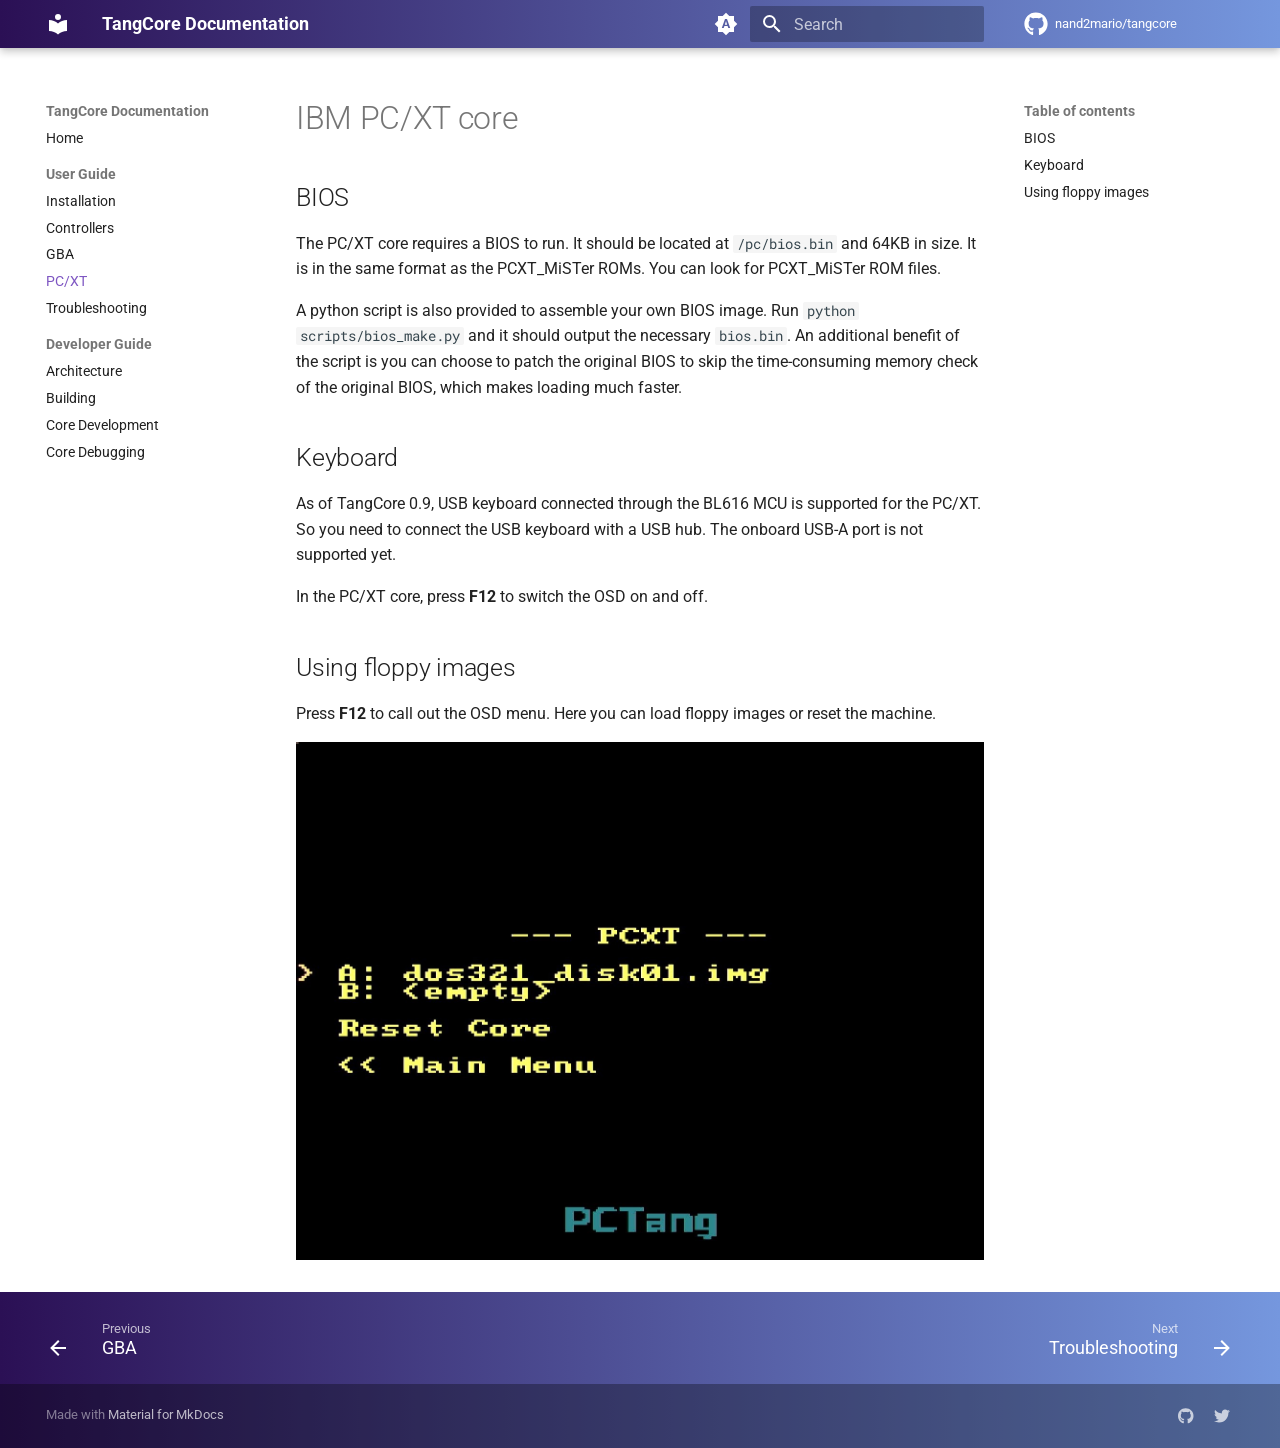
<file: user-guide/pcxt/index.html>
<!doctype html>
<html lang="en" class="no-js">
  <head>
    
      <meta charset="utf-8">
      <meta name="viewport" content="width=device-width,initial-scale=1">
      
        <meta name="description" content="Documentation for TangCore FPGA Gaming Distribution">
      
      
      
      
        <link rel="prev" href="../gba/">
      
      
        <link rel="next" href="../troubleshooting/">
      
      
      <link rel="icon" href="../../assets/images/favicon.png">
      <meta name="generator" content="mkdocs-1.6.1, mkdocs-material-9.6.12">
    
    
      
        <title>PC/XT - TangCore Documentation</title>
      
    
    
      <link rel="stylesheet" href="../../assets/stylesheets/main.2afb09e1.min.css">
      
        
        <link rel="stylesheet" href="../../assets/stylesheets/palette.06af60db.min.css">
      
      


    
    
      
    
    
      
        
        
        <link rel="preconnect" href="https://fonts.gstatic.com" crossorigin>
        <link rel="stylesheet" href="https://fonts.googleapis.com/css?family=Roboto:300,300i,400,400i,700,700i%7CRoboto+Mono:400,400i,700,700i&display=fallback">
        <style>:root{--md-text-font:"Roboto";--md-code-font:"Roboto Mono"}</style>
      
    
    
      <link rel="stylesheet" href="../../stylesheets/extra.css">
    
    <script>__md_scope=new URL("../..",location),__md_hash=e=>[...e].reduce(((e,_)=>(e<<5)-e+_.charCodeAt(0)),0),__md_get=(e,_=localStorage,t=__md_scope)=>JSON.parse(_.getItem(t.pathname+"."+e)),__md_set=(e,_,t=localStorage,a=__md_scope)=>{try{t.setItem(a.pathname+"."+e,JSON.stringify(_))}catch(e){}}</script>
    
      

    
    
    
  </head>
  
  
    
    
      
    
    
    
    
    <body dir="ltr" data-md-color-scheme="default" data-md-color-primary="deep-purple" data-md-color-accent="purple">
  
    
    <input class="md-toggle" data-md-toggle="drawer" type="checkbox" id="__drawer" autocomplete="off">
    <input class="md-toggle" data-md-toggle="search" type="checkbox" id="__search" autocomplete="off">
    <label class="md-overlay" for="__drawer"></label>
    <div data-md-component="skip">
      
        
        <a href="#ibm-pcxt-core" class="md-skip">
          Skip to content
        </a>
      
    </div>
    <div data-md-component="announce">
      
    </div>
    
    
      

  

<header class="md-header md-header--shadow" data-md-component="header">
  <nav class="md-header__inner md-grid" aria-label="Header">
    <a href="../.." title="TangCore Documentation" class="md-header__button md-logo" aria-label="TangCore Documentation" data-md-component="logo">
      
  
  <svg xmlns="http://www.w3.org/2000/svg" viewBox="0 0 24 24"><path d="M12 8a3 3 0 0 0 3-3 3 3 0 0 0-3-3 3 3 0 0 0-3 3 3 3 0 0 0 3 3m0 3.54C9.64 9.35 6.5 8 3 8v11c3.5 0 6.64 1.35 9 3.54 2.36-2.19 5.5-3.54 9-3.54V8c-3.5 0-6.64 1.35-9 3.54"/></svg>

    </a>
    <label class="md-header__button md-icon" for="__drawer">
      
      <svg xmlns="http://www.w3.org/2000/svg" viewBox="0 0 24 24"><path d="M3 6h18v2H3zm0 5h18v2H3zm0 5h18v2H3z"/></svg>
    </label>
    <div class="md-header__title" data-md-component="header-title">
      <div class="md-header__ellipsis">
        <div class="md-header__topic">
          <span class="md-ellipsis">
            TangCore Documentation
          </span>
        </div>
        <div class="md-header__topic" data-md-component="header-topic">
          <span class="md-ellipsis">
            
              PC/XT
            
          </span>
        </div>
      </div>
    </div>
    
      
        <form class="md-header__option" data-md-component="palette">
  
    
    
    
    <input class="md-option" data-md-color-media="(prefers-color-scheme)" data-md-color-scheme="default" data-md-color-primary="deep-purple" data-md-color-accent="purple"  aria-label="Switch to light mode"  type="radio" name="__palette" id="__palette_0">
    
      <label class="md-header__button md-icon" title="Switch to light mode" for="__palette_1" hidden>
        <svg xmlns="http://www.w3.org/2000/svg" viewBox="0 0 24 24"><path d="m14.3 16-.7-2h-3.2l-.7 2H7.8L11 7h2l3.2 9zM20 8.69V4h-4.69L12 .69 8.69 4H4v4.69L.69 12 4 15.31V20h4.69L12 23.31 15.31 20H20v-4.69L23.31 12zm-9.15 3.96h2.3L12 9z"/></svg>
      </label>
    
  
    
    
    
    <input class="md-option" data-md-color-media="(prefers-color-scheme: light)" data-md-color-scheme="default" data-md-color-primary="deep-purple" data-md-color-accent="purple"  aria-label="Switch to dark mode"  type="radio" name="__palette" id="__palette_1">
    
      <label class="md-header__button md-icon" title="Switch to dark mode" for="__palette_2" hidden>
        <svg xmlns="http://www.w3.org/2000/svg" viewBox="0 0 24 24"><path d="M12 8a4 4 0 0 0-4 4 4 4 0 0 0 4 4 4 4 0 0 0 4-4 4 4 0 0 0-4-4m0 10a6 6 0 0 1-6-6 6 6 0 0 1 6-6 6 6 0 0 1 6 6 6 6 0 0 1-6 6m8-9.31V4h-4.69L12 .69 8.69 4H4v4.69L.69 12 4 15.31V20h4.69L12 23.31 15.31 20H20v-4.69L23.31 12z"/></svg>
      </label>
    
  
    
    
    
    <input class="md-option" data-md-color-media="(prefers-color-scheme: dark)" data-md-color-scheme="slate" data-md-color-primary="deep-purple" data-md-color-accent="purple"  aria-label="Switch to system preference"  type="radio" name="__palette" id="__palette_2">
    
      <label class="md-header__button md-icon" title="Switch to system preference" for="__palette_0" hidden>
        <svg xmlns="http://www.w3.org/2000/svg" viewBox="0 0 24 24"><path d="M12 18c-.89 0-1.74-.2-2.5-.55C11.56 16.5 13 14.42 13 12s-1.44-4.5-3.5-5.45C10.26 6.2 11.11 6 12 6a6 6 0 0 1 6 6 6 6 0 0 1-6 6m8-9.31V4h-4.69L12 .69 8.69 4H4v4.69L.69 12 4 15.31V20h4.69L12 23.31 15.31 20H20v-4.69L23.31 12z"/></svg>
      </label>
    
  
</form>
      
    
    
      <script>var palette=__md_get("__palette");if(palette&&palette.color){if("(prefers-color-scheme)"===palette.color.media){var media=matchMedia("(prefers-color-scheme: light)"),input=document.querySelector(media.matches?"[data-md-color-media='(prefers-color-scheme: light)']":"[data-md-color-media='(prefers-color-scheme: dark)']");palette.color.media=input.getAttribute("data-md-color-media"),palette.color.scheme=input.getAttribute("data-md-color-scheme"),palette.color.primary=input.getAttribute("data-md-color-primary"),palette.color.accent=input.getAttribute("data-md-color-accent")}for(var[key,value]of Object.entries(palette.color))document.body.setAttribute("data-md-color-"+key,value)}</script>
    
    
    
      
      
        <label class="md-header__button md-icon" for="__search">
          
          <svg xmlns="http://www.w3.org/2000/svg" viewBox="0 0 24 24"><path d="M9.5 3A6.5 6.5 0 0 1 16 9.5c0 1.61-.59 3.09-1.56 4.23l.27.27h.79l5 5-1.5 1.5-5-5v-.79l-.27-.27A6.52 6.52 0 0 1 9.5 16 6.5 6.5 0 0 1 3 9.5 6.5 6.5 0 0 1 9.5 3m0 2C7 5 5 7 5 9.5S7 14 9.5 14 14 12 14 9.5 12 5 9.5 5"/></svg>
        </label>
        <div class="md-search" data-md-component="search" role="dialog">
  <label class="md-search__overlay" for="__search"></label>
  <div class="md-search__inner" role="search">
    <form class="md-search__form" name="search">
      <input type="text" class="md-search__input" name="query" aria-label="Search" placeholder="Search" autocapitalize="off" autocorrect="off" autocomplete="off" spellcheck="false" data-md-component="search-query" required>
      <label class="md-search__icon md-icon" for="__search">
        
        <svg xmlns="http://www.w3.org/2000/svg" viewBox="0 0 24 24"><path d="M9.5 3A6.5 6.5 0 0 1 16 9.5c0 1.61-.59 3.09-1.56 4.23l.27.27h.79l5 5-1.5 1.5-5-5v-.79l-.27-.27A6.52 6.52 0 0 1 9.5 16 6.5 6.5 0 0 1 3 9.5 6.5 6.5 0 0 1 9.5 3m0 2C7 5 5 7 5 9.5S7 14 9.5 14 14 12 14 9.5 12 5 9.5 5"/></svg>
        
        <svg xmlns="http://www.w3.org/2000/svg" viewBox="0 0 24 24"><path d="M20 11v2H8l5.5 5.5-1.42 1.42L4.16 12l7.92-7.92L13.5 5.5 8 11z"/></svg>
      </label>
      <nav class="md-search__options" aria-label="Search">
        
          <a href="javascript:void(0)" class="md-search__icon md-icon" title="Share" aria-label="Share" data-clipboard data-clipboard-text="" data-md-component="search-share" tabindex="-1">
            
            <svg xmlns="http://www.w3.org/2000/svg" viewBox="0 0 24 24"><path d="M18 16.08c-.76 0-1.44.3-1.96.77L8.91 12.7c.05-.23.09-.46.09-.7s-.04-.47-.09-.7l7.05-4.11c.54.5 1.25.81 2.04.81a3 3 0 0 0 3-3 3 3 0 0 0-3-3 3 3 0 0 0-3 3c0 .24.04.47.09.7L8.04 9.81C7.5 9.31 6.79 9 6 9a3 3 0 0 0-3 3 3 3 0 0 0 3 3c.79 0 1.5-.31 2.04-.81l7.12 4.15c-.05.21-.08.43-.08.66 0 1.61 1.31 2.91 2.92 2.91s2.92-1.3 2.92-2.91A2.92 2.92 0 0 0 18 16.08"/></svg>
          </a>
        
        <button type="reset" class="md-search__icon md-icon" title="Clear" aria-label="Clear" tabindex="-1">
          
          <svg xmlns="http://www.w3.org/2000/svg" viewBox="0 0 24 24"><path d="M19 6.41 17.59 5 12 10.59 6.41 5 5 6.41 10.59 12 5 17.59 6.41 19 12 13.41 17.59 19 19 17.59 13.41 12z"/></svg>
        </button>
      </nav>
      
        <div class="md-search__suggest" data-md-component="search-suggest"></div>
      
    </form>
    <div class="md-search__output">
      <div class="md-search__scrollwrap" tabindex="0" data-md-scrollfix>
        <div class="md-search-result" data-md-component="search-result">
          <div class="md-search-result__meta">
            Initializing search
          </div>
          <ol class="md-search-result__list" role="presentation"></ol>
        </div>
      </div>
    </div>
  </div>
</div>
      
    
    
      <div class="md-header__source">
        <a href="https://github.com/nand2mario/tangcore" title="Go to repository" class="md-source" data-md-component="source">
  <div class="md-source__icon md-icon">
    
    <svg xmlns="http://www.w3.org/2000/svg" viewBox="0 0 496 512"><!--! Font Awesome Free 6.7.2 by @fontawesome - https://fontawesome.com License - https://fontawesome.com/license/free (Icons: CC BY 4.0, Fonts: SIL OFL 1.1, Code: MIT License) Copyright 2024 Fonticons, Inc.--><path d="M165.9 397.4c0 2-2.3 3.6-5.2 3.6-3.3.3-5.6-1.3-5.6-3.6 0-2 2.3-3.6 5.2-3.6 3-.3 5.6 1.3 5.6 3.6m-31.1-4.5c-.7 2 1.3 4.3 4.3 4.9 2.6 1 5.6 0 6.2-2s-1.3-4.3-4.3-5.2c-2.6-.7-5.5.3-6.2 2.3m44.2-1.7c-2.9.7-4.9 2.6-4.6 4.9.3 2 2.9 3.3 5.9 2.6 2.9-.7 4.9-2.6 4.6-4.6-.3-1.9-3-3.2-5.9-2.9M244.8 8C106.1 8 0 113.3 0 252c0 110.9 69.8 205.8 169.5 239.2 12.8 2.3 17.3-5.6 17.3-12.1 0-6.2-.3-40.4-.3-61.4 0 0-70 15-84.7-29.8 0 0-11.4-29.1-27.8-36.6 0 0-22.9-15.7 1.6-15.4 0 0 24.9 2 38.6 25.8 21.9 38.6 58.6 27.5 72.9 20.9 2.3-16 8.8-27.1 16-33.7-55.9-6.2-112.3-14.3-112.3-110.5 0-27.5 7.6-41.3 23.6-58.9-2.6-6.5-11.1-33.3 2.6-67.9 20.9-6.5 69 27 69 27 20-5.6 41.5-8.5 62.8-8.5s42.8 2.9 62.8 8.5c0 0 48.1-33.6 69-27 13.7 34.7 5.2 61.4 2.6 67.9 16 17.7 25.8 31.5 25.8 58.9 0 96.5-58.9 104.2-114.8 110.5 9.2 7.9 17 22.9 17 46.4 0 33.7-.3 75.4-.3 83.6 0 6.5 4.6 14.4 17.3 12.1C428.2 457.8 496 362.9 496 252 496 113.3 383.5 8 244.8 8M97.2 352.9c-1.3 1-1 3.3.7 5.2 1.6 1.6 3.9 2.3 5.2 1 1.3-1 1-3.3-.7-5.2-1.6-1.6-3.9-2.3-5.2-1m-10.8-8.1c-.7 1.3.3 2.9 2.3 3.9 1.6 1 3.6.7 4.3-.7.7-1.3-.3-2.9-2.3-3.9-2-.6-3.6-.3-4.3.7m32.4 35.6c-1.6 1.3-1 4.3 1.3 6.2 2.3 2.3 5.2 2.6 6.5 1 1.3-1.3.7-4.3-1.3-6.2-2.2-2.3-5.2-2.6-6.5-1m-11.4-14.7c-1.6 1-1.6 3.6 0 5.9s4.3 3.3 5.6 2.3c1.6-1.3 1.6-3.9 0-6.2-1.4-2.3-4-3.3-5.6-2"/></svg>
  </div>
  <div class="md-source__repository">
    nand2mario/tangcore
  </div>
</a>
      </div>
    
  </nav>
  
</header>
    
    <div class="md-container" data-md-component="container">
      
      
        
          
        
      
      <main class="md-main" data-md-component="main">
        <div class="md-main__inner md-grid">
          
            
              
              <div class="md-sidebar md-sidebar--primary" data-md-component="sidebar" data-md-type="navigation" >
                <div class="md-sidebar__scrollwrap">
                  <div class="md-sidebar__inner">
                    



<nav class="md-nav md-nav--primary" aria-label="Navigation" data-md-level="0">
  <label class="md-nav__title" for="__drawer">
    <a href="../.." title="TangCore Documentation" class="md-nav__button md-logo" aria-label="TangCore Documentation" data-md-component="logo">
      
  
  <svg xmlns="http://www.w3.org/2000/svg" viewBox="0 0 24 24"><path d="M12 8a3 3 0 0 0 3-3 3 3 0 0 0-3-3 3 3 0 0 0-3 3 3 3 0 0 0 3 3m0 3.54C9.64 9.35 6.5 8 3 8v11c3.5 0 6.64 1.35 9 3.54 2.36-2.19 5.5-3.54 9-3.54V8c-3.5 0-6.64 1.35-9 3.54"/></svg>

    </a>
    TangCore Documentation
  </label>
  
    <div class="md-nav__source">
      <a href="https://github.com/nand2mario/tangcore" title="Go to repository" class="md-source" data-md-component="source">
  <div class="md-source__icon md-icon">
    
    <svg xmlns="http://www.w3.org/2000/svg" viewBox="0 0 496 512"><!--! Font Awesome Free 6.7.2 by @fontawesome - https://fontawesome.com License - https://fontawesome.com/license/free (Icons: CC BY 4.0, Fonts: SIL OFL 1.1, Code: MIT License) Copyright 2024 Fonticons, Inc.--><path d="M165.9 397.4c0 2-2.3 3.6-5.2 3.6-3.3.3-5.6-1.3-5.6-3.6 0-2 2.3-3.6 5.2-3.6 3-.3 5.6 1.3 5.6 3.6m-31.1-4.5c-.7 2 1.3 4.3 4.3 4.9 2.6 1 5.6 0 6.2-2s-1.3-4.3-4.3-5.2c-2.6-.7-5.5.3-6.2 2.3m44.2-1.7c-2.9.7-4.9 2.6-4.6 4.9.3 2 2.9 3.3 5.9 2.6 2.9-.7 4.9-2.6 4.6-4.6-.3-1.9-3-3.2-5.9-2.9M244.8 8C106.1 8 0 113.3 0 252c0 110.9 69.8 205.8 169.5 239.2 12.8 2.3 17.3-5.6 17.3-12.1 0-6.2-.3-40.4-.3-61.4 0 0-70 15-84.7-29.8 0 0-11.4-29.1-27.8-36.6 0 0-22.9-15.7 1.6-15.4 0 0 24.9 2 38.6 25.8 21.9 38.6 58.6 27.5 72.9 20.9 2.3-16 8.8-27.1 16-33.7-55.9-6.2-112.3-14.3-112.3-110.5 0-27.5 7.6-41.3 23.6-58.9-2.6-6.5-11.1-33.3 2.6-67.9 20.9-6.5 69 27 69 27 20-5.6 41.5-8.5 62.8-8.5s42.8 2.9 62.8 8.5c0 0 48.1-33.6 69-27 13.7 34.7 5.2 61.4 2.6 67.9 16 17.7 25.8 31.5 25.8 58.9 0 96.5-58.9 104.2-114.8 110.5 9.2 7.9 17 22.9 17 46.4 0 33.7-.3 75.4-.3 83.6 0 6.5 4.6 14.4 17.3 12.1C428.2 457.8 496 362.9 496 252 496 113.3 383.5 8 244.8 8M97.2 352.9c-1.3 1-1 3.3.7 5.2 1.6 1.6 3.9 2.3 5.2 1 1.3-1 1-3.3-.7-5.2-1.6-1.6-3.9-2.3-5.2-1m-10.8-8.1c-.7 1.3.3 2.9 2.3 3.9 1.6 1 3.6.7 4.3-.7.7-1.3-.3-2.9-2.3-3.9-2-.6-3.6-.3-4.3.7m32.4 35.6c-1.6 1.3-1 4.3 1.3 6.2 2.3 2.3 5.2 2.6 6.5 1 1.3-1.3.7-4.3-1.3-6.2-2.2-2.3-5.2-2.6-6.5-1m-11.4-14.7c-1.6 1-1.6 3.6 0 5.9s4.3 3.3 5.6 2.3c1.6-1.3 1.6-3.9 0-6.2-1.4-2.3-4-3.3-5.6-2"/></svg>
  </div>
  <div class="md-source__repository">
    nand2mario/tangcore
  </div>
</a>
    </div>
  
  <ul class="md-nav__list" data-md-scrollfix>
    
      
      
  
  
  
  
    <li class="md-nav__item">
      <a href="../.." class="md-nav__link">
        
  
  
  <span class="md-ellipsis">
    Home
    
  </span>
  

      </a>
    </li>
  

    
      
      
  
  
    
  
  
  
    
    
      
        
      
        
      
        
      
        
      
        
      
    
    
    
      
        
        
      
    
    
    <li class="md-nav__item md-nav__item--active md-nav__item--section md-nav__item--nested">
      
        
        
        <input class="md-nav__toggle md-toggle " type="checkbox" id="__nav_2" checked>
        
          
          <label class="md-nav__link" for="__nav_2" id="__nav_2_label" tabindex="">
            
  
  
  <span class="md-ellipsis">
    User Guide
    
  </span>
  

            <span class="md-nav__icon md-icon"></span>
          </label>
        
        <nav class="md-nav" data-md-level="1" aria-labelledby="__nav_2_label" aria-expanded="true">
          <label class="md-nav__title" for="__nav_2">
            <span class="md-nav__icon md-icon"></span>
            User Guide
          </label>
          <ul class="md-nav__list" data-md-scrollfix>
            
              
                
  
  
  
  
    <li class="md-nav__item">
      <a href="../installation/" class="md-nav__link">
        
  
  
  <span class="md-ellipsis">
    Installation
    
  </span>
  

      </a>
    </li>
  

              
            
              
                
  
  
  
  
    <li class="md-nav__item">
      <a href="../controllers/" class="md-nav__link">
        
  
  
  <span class="md-ellipsis">
    Controllers
    
  </span>
  

      </a>
    </li>
  

              
            
              
                
  
  
  
  
    <li class="md-nav__item">
      <a href="../gba/" class="md-nav__link">
        
  
  
  <span class="md-ellipsis">
    GBA
    
  </span>
  

      </a>
    </li>
  

              
            
              
                
  
  
    
  
  
  
    <li class="md-nav__item md-nav__item--active">
      
      <input class="md-nav__toggle md-toggle" type="checkbox" id="__toc">
      
      
        
      
      
        <label class="md-nav__link md-nav__link--active" for="__toc">
          
  
  
  <span class="md-ellipsis">
    PC/XT
    
  </span>
  

          <span class="md-nav__icon md-icon"></span>
        </label>
      
      <a href="./" class="md-nav__link md-nav__link--active">
        
  
  
  <span class="md-ellipsis">
    PC/XT
    
  </span>
  

      </a>
      
        

<nav class="md-nav md-nav--secondary" aria-label="Table of contents">
  
  
  
    
  
  
    <label class="md-nav__title" for="__toc">
      <span class="md-nav__icon md-icon"></span>
      Table of contents
    </label>
    <ul class="md-nav__list" data-md-component="toc" data-md-scrollfix>
      
        <li class="md-nav__item">
  <a href="#bios" class="md-nav__link">
    <span class="md-ellipsis">
      BIOS
    </span>
  </a>
  
</li>
      
        <li class="md-nav__item">
  <a href="#keyboard" class="md-nav__link">
    <span class="md-ellipsis">
      Keyboard
    </span>
  </a>
  
</li>
      
        <li class="md-nav__item">
  <a href="#using-floppy-images" class="md-nav__link">
    <span class="md-ellipsis">
      Using floppy images
    </span>
  </a>
  
</li>
      
    </ul>
  
</nav>
      
    </li>
  

              
            
              
                
  
  
  
  
    <li class="md-nav__item">
      <a href="../troubleshooting/" class="md-nav__link">
        
  
  
  <span class="md-ellipsis">
    Troubleshooting
    
  </span>
  

      </a>
    </li>
  

              
            
          </ul>
        </nav>
      
    </li>
  

    
      
      
  
  
  
  
    
    
      
        
      
        
      
        
      
        
      
    
    
    
      
        
        
      
    
    
    <li class="md-nav__item md-nav__item--section md-nav__item--nested">
      
        
        
        <input class="md-nav__toggle md-toggle " type="checkbox" id="__nav_3" >
        
          
          <label class="md-nav__link" for="__nav_3" id="__nav_3_label" tabindex="">
            
  
  
  <span class="md-ellipsis">
    Developer Guide
    
  </span>
  

            <span class="md-nav__icon md-icon"></span>
          </label>
        
        <nav class="md-nav" data-md-level="1" aria-labelledby="__nav_3_label" aria-expanded="false">
          <label class="md-nav__title" for="__nav_3">
            <span class="md-nav__icon md-icon"></span>
            Developer Guide
          </label>
          <ul class="md-nav__list" data-md-scrollfix>
            
              
                
  
  
  
  
    <li class="md-nav__item">
      <a href="../../dev-guide/architecture/" class="md-nav__link">
        
  
  
  <span class="md-ellipsis">
    Architecture
    
  </span>
  

      </a>
    </li>
  

              
            
              
                
  
  
  
  
    <li class="md-nav__item">
      <a href="../../dev-guide/building/" class="md-nav__link">
        
  
  
  <span class="md-ellipsis">
    Building
    
  </span>
  

      </a>
    </li>
  

              
            
              
                
  
  
  
  
    <li class="md-nav__item">
      <a href="../../dev-guide/core-development/" class="md-nav__link">
        
  
  
  <span class="md-ellipsis">
    Core Development
    
  </span>
  

      </a>
    </li>
  

              
            
              
                
  
  
  
  
    <li class="md-nav__item">
      <a href="../../dev-guide/core-debugging/" class="md-nav__link">
        
  
  
  <span class="md-ellipsis">
    Core Debugging
    
  </span>
  

      </a>
    </li>
  

              
            
          </ul>
        </nav>
      
    </li>
  

    
  </ul>
</nav>
                  </div>
                </div>
              </div>
            
            
              
              <div class="md-sidebar md-sidebar--secondary" data-md-component="sidebar" data-md-type="toc" >
                <div class="md-sidebar__scrollwrap">
                  <div class="md-sidebar__inner">
                    

<nav class="md-nav md-nav--secondary" aria-label="Table of contents">
  
  
  
    
  
  
    <label class="md-nav__title" for="__toc">
      <span class="md-nav__icon md-icon"></span>
      Table of contents
    </label>
    <ul class="md-nav__list" data-md-component="toc" data-md-scrollfix>
      
        <li class="md-nav__item">
  <a href="#bios" class="md-nav__link">
    <span class="md-ellipsis">
      BIOS
    </span>
  </a>
  
</li>
      
        <li class="md-nav__item">
  <a href="#keyboard" class="md-nav__link">
    <span class="md-ellipsis">
      Keyboard
    </span>
  </a>
  
</li>
      
        <li class="md-nav__item">
  <a href="#using-floppy-images" class="md-nav__link">
    <span class="md-ellipsis">
      Using floppy images
    </span>
  </a>
  
</li>
      
    </ul>
  
</nav>
                  </div>
                </div>
              </div>
            
          
          
            <div class="md-content" data-md-component="content">
              <article class="md-content__inner md-typeset">
                
                  


  
  


<h1 id="ibm-pcxt-core">IBM PC/XT core<a class="headerlink" href="#ibm-pcxt-core" title="Permanent link">&para;</a></h1>
<h2 id="bios">BIOS<a class="headerlink" href="#bios" title="Permanent link">&para;</a></h2>
<p>The PC/XT core requires a BIOS to run. It should be located at <code>/pc/bios.bin</code> and 64KB in size. It is in the same format as the PCXT_MiSTer ROMs. You can look for PCXT_MiSTer ROM files.</p>
<p>A python script is also provided to assemble your own BIOS image. Run <code>python scripts/bios_make.py</code> and it should output the necessary <code>bios.bin</code>. An additional benefit of the script is you can choose to patch the original BIOS to skip the time-consuming memory check of the original BIOS, which makes loading much faster.</p>
<h2 id="keyboard">Keyboard<a class="headerlink" href="#keyboard" title="Permanent link">&para;</a></h2>
<p>As of TangCore 0.9, USB keyboard connected through the BL616 MCU is supported for the PC/XT. So you need to connect the USB keyboard with a USB hub. The onboard USB-A port is not supported yet.</p>
<p>In the PC/XT core, press <strong>F12</strong> to switch the OSD on and off.</p>
<h2 id="using-floppy-images">Using floppy images<a class="headerlink" href="#using-floppy-images" title="Permanent link">&para;</a></h2>
<p>Press <strong>F12</strong> to call out the OSD menu. Here you can load floppy images or reset the machine.</p>
<p><img alt="" src="../pcxt_osd.jpg" /></p>












                
              </article>
            </div>
          
          
<script>var target=document.getElementById(location.hash.slice(1));target&&target.name&&(target.checked=target.name.startsWith("__tabbed_"))</script>
        </div>
        
          <button type="button" class="md-top md-icon" data-md-component="top" hidden>
  
  <svg xmlns="http://www.w3.org/2000/svg" viewBox="0 0 24 24"><path d="M13 20h-2V8l-5.5 5.5-1.42-1.42L12 4.16l7.92 7.92-1.42 1.42L13 8z"/></svg>
  Back to top
</button>
        
      </main>
      
        <footer class="md-footer">
  
    
      
      <nav class="md-footer__inner md-grid" aria-label="Footer" >
        
          
          <a href="../gba/" class="md-footer__link md-footer__link--prev" aria-label="Previous: GBA">
            <div class="md-footer__button md-icon">
              
              <svg xmlns="http://www.w3.org/2000/svg" viewBox="0 0 24 24"><path d="M20 11v2H8l5.5 5.5-1.42 1.42L4.16 12l7.92-7.92L13.5 5.5 8 11z"/></svg>
            </div>
            <div class="md-footer__title">
              <span class="md-footer__direction">
                Previous
              </span>
              <div class="md-ellipsis">
                GBA
              </div>
            </div>
          </a>
        
        
          
          <a href="../troubleshooting/" class="md-footer__link md-footer__link--next" aria-label="Next: Troubleshooting">
            <div class="md-footer__title">
              <span class="md-footer__direction">
                Next
              </span>
              <div class="md-ellipsis">
                Troubleshooting
              </div>
            </div>
            <div class="md-footer__button md-icon">
              
              <svg xmlns="http://www.w3.org/2000/svg" viewBox="0 0 24 24"><path d="M4 11v2h12l-5.5 5.5 1.42 1.42L19.84 12l-7.92-7.92L10.5 5.5 16 11z"/></svg>
            </div>
          </a>
        
      </nav>
    
  
  <div class="md-footer-meta md-typeset">
    <div class="md-footer-meta__inner md-grid">
      <div class="md-copyright">
  
  
    Made with
    <a href="https://squidfunk.github.io/mkdocs-material/" target="_blank" rel="noopener">
      Material for MkDocs
    </a>
  
</div>
      
        <div class="md-social">
  
    
    
    
    
      
      
    
    <a href="https://github.com/nand2mario/tangcore" target="_blank" rel="noopener" title="github.com" class="md-social__link">
      <svg xmlns="http://www.w3.org/2000/svg" viewBox="0 0 496 512"><!--! Font Awesome Free 6.7.2 by @fontawesome - https://fontawesome.com License - https://fontawesome.com/license/free (Icons: CC BY 4.0, Fonts: SIL OFL 1.1, Code: MIT License) Copyright 2024 Fonticons, Inc.--><path d="M165.9 397.4c0 2-2.3 3.6-5.2 3.6-3.3.3-5.6-1.3-5.6-3.6 0-2 2.3-3.6 5.2-3.6 3-.3 5.6 1.3 5.6 3.6m-31.1-4.5c-.7 2 1.3 4.3 4.3 4.9 2.6 1 5.6 0 6.2-2s-1.3-4.3-4.3-5.2c-2.6-.7-5.5.3-6.2 2.3m44.2-1.7c-2.9.7-4.9 2.6-4.6 4.9.3 2 2.9 3.3 5.9 2.6 2.9-.7 4.9-2.6 4.6-4.6-.3-1.9-3-3.2-5.9-2.9M244.8 8C106.1 8 0 113.3 0 252c0 110.9 69.8 205.8 169.5 239.2 12.8 2.3 17.3-5.6 17.3-12.1 0-6.2-.3-40.4-.3-61.4 0 0-70 15-84.7-29.8 0 0-11.4-29.1-27.8-36.6 0 0-22.9-15.7 1.6-15.4 0 0 24.9 2 38.6 25.8 21.9 38.6 58.6 27.5 72.9 20.9 2.3-16 8.8-27.1 16-33.7-55.9-6.2-112.3-14.3-112.3-110.5 0-27.5 7.6-41.3 23.6-58.9-2.6-6.5-11.1-33.3 2.6-67.9 20.9-6.5 69 27 69 27 20-5.6 41.5-8.5 62.8-8.5s42.8 2.9 62.8 8.5c0 0 48.1-33.6 69-27 13.7 34.7 5.2 61.4 2.6 67.9 16 17.7 25.8 31.5 25.8 58.9 0 96.5-58.9 104.2-114.8 110.5 9.2 7.9 17 22.9 17 46.4 0 33.7-.3 75.4-.3 83.6 0 6.5 4.6 14.4 17.3 12.1C428.2 457.8 496 362.9 496 252 496 113.3 383.5 8 244.8 8M97.2 352.9c-1.3 1-1 3.3.7 5.2 1.6 1.6 3.9 2.3 5.2 1 1.3-1 1-3.3-.7-5.2-1.6-1.6-3.9-2.3-5.2-1m-10.8-8.1c-.7 1.3.3 2.9 2.3 3.9 1.6 1 3.6.7 4.3-.7.7-1.3-.3-2.9-2.3-3.9-2-.6-3.6-.3-4.3.7m32.4 35.6c-1.6 1.3-1 4.3 1.3 6.2 2.3 2.3 5.2 2.6 6.5 1 1.3-1.3.7-4.3-1.3-6.2-2.2-2.3-5.2-2.6-6.5-1m-11.4-14.7c-1.6 1-1.6 3.6 0 5.9s4.3 3.3 5.6 2.3c1.6-1.3 1.6-3.9 0-6.2-1.4-2.3-4-3.3-5.6-2"/></svg>
    </a>
  
    
    
    
    
      
      
    
    <a href="https://twitter.com/nand2mario" target="_blank" rel="noopener" title="twitter.com" class="md-social__link">
      <svg xmlns="http://www.w3.org/2000/svg" viewBox="0 0 512 512"><!--! Font Awesome Free 6.7.2 by @fontawesome - https://fontawesome.com License - https://fontawesome.com/license/free (Icons: CC BY 4.0, Fonts: SIL OFL 1.1, Code: MIT License) Copyright 2024 Fonticons, Inc.--><path d="M459.37 151.716c.325 4.548.325 9.097.325 13.645 0 138.72-105.583 298.558-298.558 298.558-59.452 0-114.68-17.219-161.137-47.106 8.447.974 16.568 1.299 25.34 1.299 49.055 0 94.213-16.568 130.274-44.832-46.132-.975-84.792-31.188-98.112-72.772 6.498.974 12.995 1.624 19.818 1.624 9.421 0 18.843-1.3 27.614-3.573-48.081-9.747-84.143-51.98-84.143-102.985v-1.299c13.969 7.797 30.214 12.67 47.431 13.319-28.264-18.843-46.781-51.005-46.781-87.391 0-19.492 5.197-37.36 14.294-52.954 51.655 63.675 129.3 105.258 216.365 109.807-1.624-7.797-2.599-15.918-2.599-24.04 0-57.828 46.782-104.934 104.934-104.934 30.213 0 57.502 12.67 76.67 33.137 23.715-4.548 46.456-13.32 66.599-25.34-7.798 24.366-24.366 44.833-46.132 57.827 21.117-2.273 41.584-8.122 60.426-16.243-14.292 20.791-32.161 39.308-52.628 54.253"/></svg>
    </a>
  
</div>
      
    </div>
  </div>
</footer>
      
    </div>
    <div class="md-dialog" data-md-component="dialog">
      <div class="md-dialog__inner md-typeset"></div>
    </div>
    
    
    
      
      <script id="__config" type="application/json">{"base": "../..", "features": ["navigation.sections", "navigation.top", "navigation.footer", "navigation.indexes", "navigation.tracking", "toc.follow", "search.highlight", "search.share", "search.suggest", "content.code.copy", "content.code.annotate"], "search": "../../assets/javascripts/workers/search.f8cc74c7.min.js", "tags": null, "translations": {"clipboard.copied": "Copied to clipboard", "clipboard.copy": "Copy to clipboard", "search.result.more.one": "1 more on this page", "search.result.more.other": "# more on this page", "search.result.none": "No matching documents", "search.result.one": "1 matching document", "search.result.other": "# matching documents", "search.result.placeholder": "Type to start searching", "search.result.term.missing": "Missing", "select.version": "Select version"}, "version": null}</script>
    
    
      <script src="../../assets/javascripts/bundle.c8b220af.min.js"></script>
      
    
  </body>
</html>
</file>
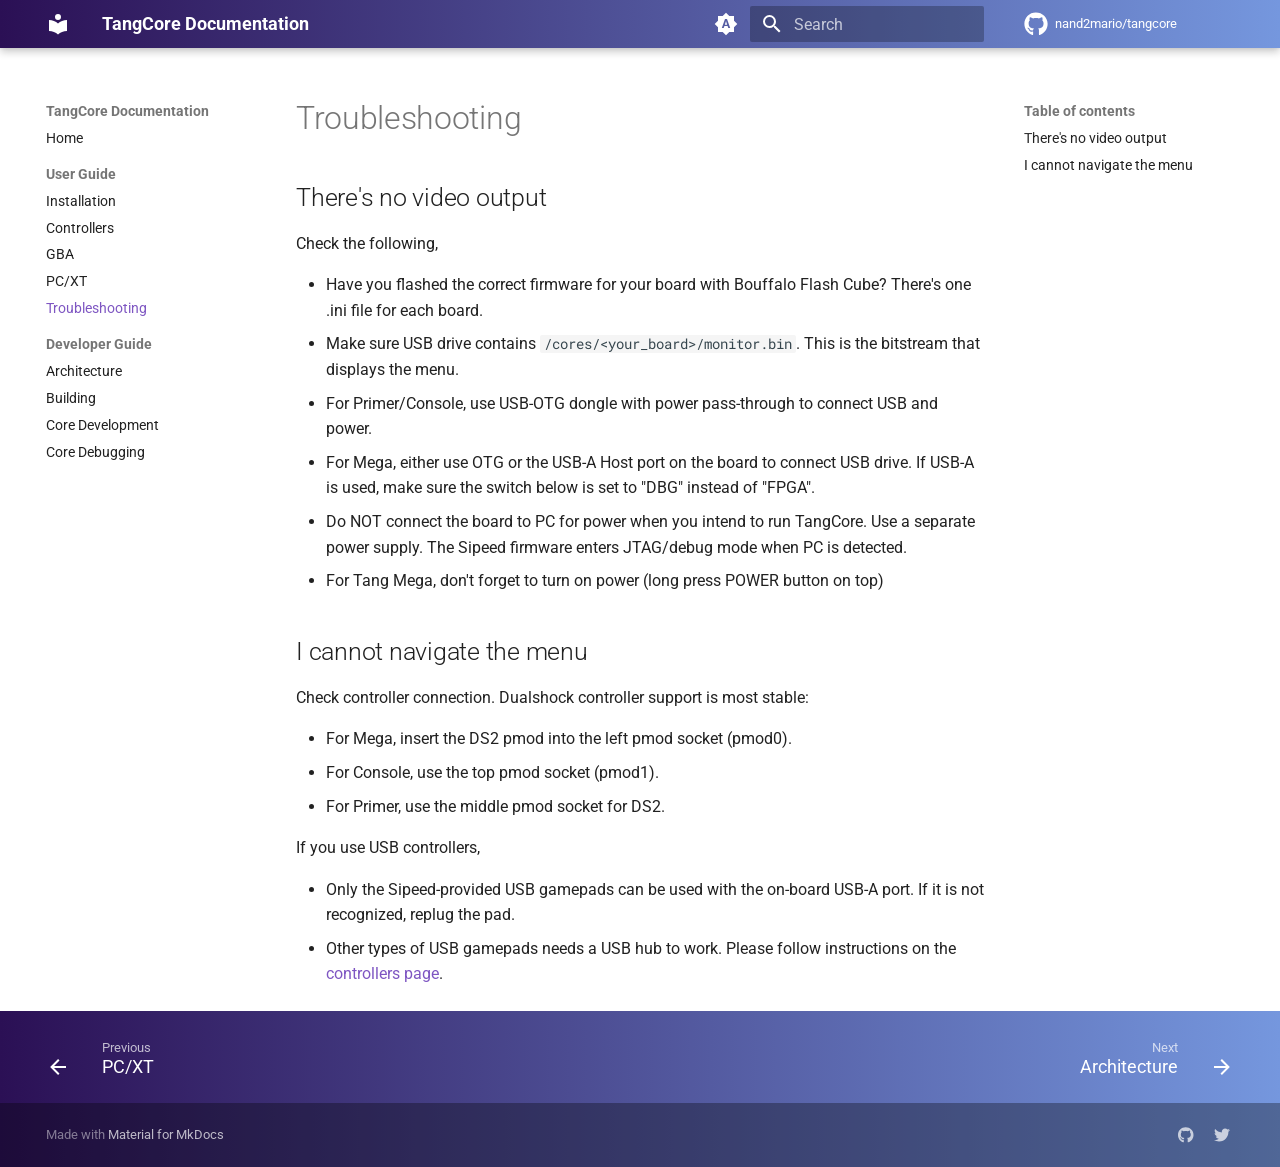
<file: user-guide/troubleshooting/index.html>
<!doctype html>
<html lang="en" class="no-js">
  <head>
    
      <meta charset="utf-8">
      <meta name="viewport" content="width=device-width,initial-scale=1">
      
        <meta name="description" content="Documentation for TangCore FPGA Gaming Distribution">
      
      
      
      
        <link rel="prev" href="../pcxt/">
      
      
        <link rel="next" href="../../dev-guide/architecture/">
      
      
      <link rel="icon" href="../../assets/images/favicon.png">
      <meta name="generator" content="mkdocs-1.6.1, mkdocs-material-9.6.12">
    
    
      
        <title>Troubleshooting - TangCore Documentation</title>
      
    
    
      <link rel="stylesheet" href="../../assets/stylesheets/main.2afb09e1.min.css">
      
        
        <link rel="stylesheet" href="../../assets/stylesheets/palette.06af60db.min.css">
      
      


    
    
      
    
    
      
        
        
        <link rel="preconnect" href="https://fonts.gstatic.com" crossorigin>
        <link rel="stylesheet" href="https://fonts.googleapis.com/css?family=Roboto:300,300i,400,400i,700,700i%7CRoboto+Mono:400,400i,700,700i&display=fallback">
        <style>:root{--md-text-font:"Roboto";--md-code-font:"Roboto Mono"}</style>
      
    
    
      <link rel="stylesheet" href="../../stylesheets/extra.css">
    
    <script>__md_scope=new URL("../..",location),__md_hash=e=>[...e].reduce(((e,_)=>(e<<5)-e+_.charCodeAt(0)),0),__md_get=(e,_=localStorage,t=__md_scope)=>JSON.parse(_.getItem(t.pathname+"."+e)),__md_set=(e,_,t=localStorage,a=__md_scope)=>{try{t.setItem(a.pathname+"."+e,JSON.stringify(_))}catch(e){}}</script>
    
      

    
    
    
  </head>
  
  
    
    
      
    
    
    
    
    <body dir="ltr" data-md-color-scheme="default" data-md-color-primary="deep-purple" data-md-color-accent="purple">
  
    
    <input class="md-toggle" data-md-toggle="drawer" type="checkbox" id="__drawer" autocomplete="off">
    <input class="md-toggle" data-md-toggle="search" type="checkbox" id="__search" autocomplete="off">
    <label class="md-overlay" for="__drawer"></label>
    <div data-md-component="skip">
      
        
        <a href="#troubleshooting" class="md-skip">
          Skip to content
        </a>
      
    </div>
    <div data-md-component="announce">
      
    </div>
    
    
      

  

<header class="md-header md-header--shadow" data-md-component="header">
  <nav class="md-header__inner md-grid" aria-label="Header">
    <a href="../.." title="TangCore Documentation" class="md-header__button md-logo" aria-label="TangCore Documentation" data-md-component="logo">
      
  
  <svg xmlns="http://www.w3.org/2000/svg" viewBox="0 0 24 24"><path d="M12 8a3 3 0 0 0 3-3 3 3 0 0 0-3-3 3 3 0 0 0-3 3 3 3 0 0 0 3 3m0 3.54C9.64 9.35 6.5 8 3 8v11c3.5 0 6.64 1.35 9 3.54 2.36-2.19 5.5-3.54 9-3.54V8c-3.5 0-6.64 1.35-9 3.54"/></svg>

    </a>
    <label class="md-header__button md-icon" for="__drawer">
      
      <svg xmlns="http://www.w3.org/2000/svg" viewBox="0 0 24 24"><path d="M3 6h18v2H3zm0 5h18v2H3zm0 5h18v2H3z"/></svg>
    </label>
    <div class="md-header__title" data-md-component="header-title">
      <div class="md-header__ellipsis">
        <div class="md-header__topic">
          <span class="md-ellipsis">
            TangCore Documentation
          </span>
        </div>
        <div class="md-header__topic" data-md-component="header-topic">
          <span class="md-ellipsis">
            
              Troubleshooting
            
          </span>
        </div>
      </div>
    </div>
    
      
        <form class="md-header__option" data-md-component="palette">
  
    
    
    
    <input class="md-option" data-md-color-media="(prefers-color-scheme)" data-md-color-scheme="default" data-md-color-primary="deep-purple" data-md-color-accent="purple"  aria-label="Switch to light mode"  type="radio" name="__palette" id="__palette_0">
    
      <label class="md-header__button md-icon" title="Switch to light mode" for="__palette_1" hidden>
        <svg xmlns="http://www.w3.org/2000/svg" viewBox="0 0 24 24"><path d="m14.3 16-.7-2h-3.2l-.7 2H7.8L11 7h2l3.2 9zM20 8.69V4h-4.69L12 .69 8.69 4H4v4.69L.69 12 4 15.31V20h4.69L12 23.31 15.31 20H20v-4.69L23.31 12zm-9.15 3.96h2.3L12 9z"/></svg>
      </label>
    
  
    
    
    
    <input class="md-option" data-md-color-media="(prefers-color-scheme: light)" data-md-color-scheme="default" data-md-color-primary="deep-purple" data-md-color-accent="purple"  aria-label="Switch to dark mode"  type="radio" name="__palette" id="__palette_1">
    
      <label class="md-header__button md-icon" title="Switch to dark mode" for="__palette_2" hidden>
        <svg xmlns="http://www.w3.org/2000/svg" viewBox="0 0 24 24"><path d="M12 8a4 4 0 0 0-4 4 4 4 0 0 0 4 4 4 4 0 0 0 4-4 4 4 0 0 0-4-4m0 10a6 6 0 0 1-6-6 6 6 0 0 1 6-6 6 6 0 0 1 6 6 6 6 0 0 1-6 6m8-9.31V4h-4.69L12 .69 8.69 4H4v4.69L.69 12 4 15.31V20h4.69L12 23.31 15.31 20H20v-4.69L23.31 12z"/></svg>
      </label>
    
  
    
    
    
    <input class="md-option" data-md-color-media="(prefers-color-scheme: dark)" data-md-color-scheme="slate" data-md-color-primary="deep-purple" data-md-color-accent="purple"  aria-label="Switch to system preference"  type="radio" name="__palette" id="__palette_2">
    
      <label class="md-header__button md-icon" title="Switch to system preference" for="__palette_0" hidden>
        <svg xmlns="http://www.w3.org/2000/svg" viewBox="0 0 24 24"><path d="M12 18c-.89 0-1.74-.2-2.5-.55C11.56 16.5 13 14.42 13 12s-1.44-4.5-3.5-5.45C10.26 6.2 11.11 6 12 6a6 6 0 0 1 6 6 6 6 0 0 1-6 6m8-9.31V4h-4.69L12 .69 8.69 4H4v4.69L.69 12 4 15.31V20h4.69L12 23.31 15.31 20H20v-4.69L23.31 12z"/></svg>
      </label>
    
  
</form>
      
    
    
      <script>var palette=__md_get("__palette");if(palette&&palette.color){if("(prefers-color-scheme)"===palette.color.media){var media=matchMedia("(prefers-color-scheme: light)"),input=document.querySelector(media.matches?"[data-md-color-media='(prefers-color-scheme: light)']":"[data-md-color-media='(prefers-color-scheme: dark)']");palette.color.media=input.getAttribute("data-md-color-media"),palette.color.scheme=input.getAttribute("data-md-color-scheme"),palette.color.primary=input.getAttribute("data-md-color-primary"),palette.color.accent=input.getAttribute("data-md-color-accent")}for(var[key,value]of Object.entries(palette.color))document.body.setAttribute("data-md-color-"+key,value)}</script>
    
    
    
      
      
        <label class="md-header__button md-icon" for="__search">
          
          <svg xmlns="http://www.w3.org/2000/svg" viewBox="0 0 24 24"><path d="M9.5 3A6.5 6.5 0 0 1 16 9.5c0 1.61-.59 3.09-1.56 4.23l.27.27h.79l5 5-1.5 1.5-5-5v-.79l-.27-.27A6.52 6.52 0 0 1 9.5 16 6.5 6.5 0 0 1 3 9.5 6.5 6.5 0 0 1 9.5 3m0 2C7 5 5 7 5 9.5S7 14 9.5 14 14 12 14 9.5 12 5 9.5 5"/></svg>
        </label>
        <div class="md-search" data-md-component="search" role="dialog">
  <label class="md-search__overlay" for="__search"></label>
  <div class="md-search__inner" role="search">
    <form class="md-search__form" name="search">
      <input type="text" class="md-search__input" name="query" aria-label="Search" placeholder="Search" autocapitalize="off" autocorrect="off" autocomplete="off" spellcheck="false" data-md-component="search-query" required>
      <label class="md-search__icon md-icon" for="__search">
        
        <svg xmlns="http://www.w3.org/2000/svg" viewBox="0 0 24 24"><path d="M9.5 3A6.5 6.5 0 0 1 16 9.5c0 1.61-.59 3.09-1.56 4.23l.27.27h.79l5 5-1.5 1.5-5-5v-.79l-.27-.27A6.52 6.52 0 0 1 9.5 16 6.5 6.5 0 0 1 3 9.5 6.5 6.5 0 0 1 9.5 3m0 2C7 5 5 7 5 9.5S7 14 9.5 14 14 12 14 9.5 12 5 9.5 5"/></svg>
        
        <svg xmlns="http://www.w3.org/2000/svg" viewBox="0 0 24 24"><path d="M20 11v2H8l5.5 5.5-1.42 1.42L4.16 12l7.92-7.92L13.5 5.5 8 11z"/></svg>
      </label>
      <nav class="md-search__options" aria-label="Search">
        
          <a href="javascript:void(0)" class="md-search__icon md-icon" title="Share" aria-label="Share" data-clipboard data-clipboard-text="" data-md-component="search-share" tabindex="-1">
            
            <svg xmlns="http://www.w3.org/2000/svg" viewBox="0 0 24 24"><path d="M18 16.08c-.76 0-1.44.3-1.96.77L8.91 12.7c.05-.23.09-.46.09-.7s-.04-.47-.09-.7l7.05-4.11c.54.5 1.25.81 2.04.81a3 3 0 0 0 3-3 3 3 0 0 0-3-3 3 3 0 0 0-3 3c0 .24.04.47.09.7L8.04 9.81C7.5 9.31 6.79 9 6 9a3 3 0 0 0-3 3 3 3 0 0 0 3 3c.79 0 1.5-.31 2.04-.81l7.12 4.15c-.05.21-.08.43-.08.66 0 1.61 1.31 2.91 2.92 2.91s2.92-1.3 2.92-2.91A2.92 2.92 0 0 0 18 16.08"/></svg>
          </a>
        
        <button type="reset" class="md-search__icon md-icon" title="Clear" aria-label="Clear" tabindex="-1">
          
          <svg xmlns="http://www.w3.org/2000/svg" viewBox="0 0 24 24"><path d="M19 6.41 17.59 5 12 10.59 6.41 5 5 6.41 10.59 12 5 17.59 6.41 19 12 13.41 17.59 19 19 17.59 13.41 12z"/></svg>
        </button>
      </nav>
      
        <div class="md-search__suggest" data-md-component="search-suggest"></div>
      
    </form>
    <div class="md-search__output">
      <div class="md-search__scrollwrap" tabindex="0" data-md-scrollfix>
        <div class="md-search-result" data-md-component="search-result">
          <div class="md-search-result__meta">
            Initializing search
          </div>
          <ol class="md-search-result__list" role="presentation"></ol>
        </div>
      </div>
    </div>
  </div>
</div>
      
    
    
      <div class="md-header__source">
        <a href="https://github.com/nand2mario/tangcore" title="Go to repository" class="md-source" data-md-component="source">
  <div class="md-source__icon md-icon">
    
    <svg xmlns="http://www.w3.org/2000/svg" viewBox="0 0 496 512"><!--! Font Awesome Free 6.7.2 by @fontawesome - https://fontawesome.com License - https://fontawesome.com/license/free (Icons: CC BY 4.0, Fonts: SIL OFL 1.1, Code: MIT License) Copyright 2024 Fonticons, Inc.--><path d="M165.9 397.4c0 2-2.3 3.6-5.2 3.6-3.3.3-5.6-1.3-5.6-3.6 0-2 2.3-3.6 5.2-3.6 3-.3 5.6 1.3 5.6 3.6m-31.1-4.5c-.7 2 1.3 4.3 4.3 4.9 2.6 1 5.6 0 6.2-2s-1.3-4.3-4.3-5.2c-2.6-.7-5.5.3-6.2 2.3m44.2-1.7c-2.9.7-4.9 2.6-4.6 4.9.3 2 2.9 3.3 5.9 2.6 2.9-.7 4.9-2.6 4.6-4.6-.3-1.9-3-3.2-5.9-2.9M244.8 8C106.1 8 0 113.3 0 252c0 110.9 69.8 205.8 169.5 239.2 12.8 2.3 17.3-5.6 17.3-12.1 0-6.2-.3-40.4-.3-61.4 0 0-70 15-84.7-29.8 0 0-11.4-29.1-27.8-36.6 0 0-22.9-15.7 1.6-15.4 0 0 24.9 2 38.6 25.8 21.9 38.6 58.6 27.5 72.9 20.9 2.3-16 8.8-27.1 16-33.7-55.9-6.2-112.3-14.3-112.3-110.5 0-27.5 7.6-41.3 23.6-58.9-2.6-6.5-11.1-33.3 2.6-67.9 20.9-6.5 69 27 69 27 20-5.6 41.5-8.5 62.8-8.5s42.8 2.9 62.8 8.5c0 0 48.1-33.6 69-27 13.7 34.7 5.2 61.4 2.6 67.9 16 17.7 25.8 31.5 25.8 58.9 0 96.5-58.9 104.2-114.8 110.5 9.2 7.9 17 22.9 17 46.4 0 33.7-.3 75.4-.3 83.6 0 6.5 4.6 14.4 17.3 12.1C428.2 457.8 496 362.9 496 252 496 113.3 383.5 8 244.8 8M97.2 352.9c-1.3 1-1 3.3.7 5.2 1.6 1.6 3.9 2.3 5.2 1 1.3-1 1-3.3-.7-5.2-1.6-1.6-3.9-2.3-5.2-1m-10.8-8.1c-.7 1.3.3 2.9 2.3 3.9 1.6 1 3.6.7 4.3-.7.7-1.3-.3-2.9-2.3-3.9-2-.6-3.6-.3-4.3.7m32.4 35.6c-1.6 1.3-1 4.3 1.3 6.2 2.3 2.3 5.2 2.6 6.5 1 1.3-1.3.7-4.3-1.3-6.2-2.2-2.3-5.2-2.6-6.5-1m-11.4-14.7c-1.6 1-1.6 3.6 0 5.9s4.3 3.3 5.6 2.3c1.6-1.3 1.6-3.9 0-6.2-1.4-2.3-4-3.3-5.6-2"/></svg>
  </div>
  <div class="md-source__repository">
    nand2mario/tangcore
  </div>
</a>
      </div>
    
  </nav>
  
</header>
    
    <div class="md-container" data-md-component="container">
      
      
        
          
        
      
      <main class="md-main" data-md-component="main">
        <div class="md-main__inner md-grid">
          
            
              
              <div class="md-sidebar md-sidebar--primary" data-md-component="sidebar" data-md-type="navigation" >
                <div class="md-sidebar__scrollwrap">
                  <div class="md-sidebar__inner">
                    



<nav class="md-nav md-nav--primary" aria-label="Navigation" data-md-level="0">
  <label class="md-nav__title" for="__drawer">
    <a href="../.." title="TangCore Documentation" class="md-nav__button md-logo" aria-label="TangCore Documentation" data-md-component="logo">
      
  
  <svg xmlns="http://www.w3.org/2000/svg" viewBox="0 0 24 24"><path d="M12 8a3 3 0 0 0 3-3 3 3 0 0 0-3-3 3 3 0 0 0-3 3 3 3 0 0 0 3 3m0 3.54C9.64 9.35 6.5 8 3 8v11c3.5 0 6.64 1.35 9 3.54 2.36-2.19 5.5-3.54 9-3.54V8c-3.5 0-6.64 1.35-9 3.54"/></svg>

    </a>
    TangCore Documentation
  </label>
  
    <div class="md-nav__source">
      <a href="https://github.com/nand2mario/tangcore" title="Go to repository" class="md-source" data-md-component="source">
  <div class="md-source__icon md-icon">
    
    <svg xmlns="http://www.w3.org/2000/svg" viewBox="0 0 496 512"><!--! Font Awesome Free 6.7.2 by @fontawesome - https://fontawesome.com License - https://fontawesome.com/license/free (Icons: CC BY 4.0, Fonts: SIL OFL 1.1, Code: MIT License) Copyright 2024 Fonticons, Inc.--><path d="M165.9 397.4c0 2-2.3 3.6-5.2 3.6-3.3.3-5.6-1.3-5.6-3.6 0-2 2.3-3.6 5.2-3.6 3-.3 5.6 1.3 5.6 3.6m-31.1-4.5c-.7 2 1.3 4.3 4.3 4.9 2.6 1 5.6 0 6.2-2s-1.3-4.3-4.3-5.2c-2.6-.7-5.5.3-6.2 2.3m44.2-1.7c-2.9.7-4.9 2.6-4.6 4.9.3 2 2.9 3.3 5.9 2.6 2.9-.7 4.9-2.6 4.6-4.6-.3-1.9-3-3.2-5.9-2.9M244.8 8C106.1 8 0 113.3 0 252c0 110.9 69.8 205.8 169.5 239.2 12.8 2.3 17.3-5.6 17.3-12.1 0-6.2-.3-40.4-.3-61.4 0 0-70 15-84.7-29.8 0 0-11.4-29.1-27.8-36.6 0 0-22.9-15.7 1.6-15.4 0 0 24.9 2 38.6 25.8 21.9 38.6 58.6 27.5 72.9 20.9 2.3-16 8.8-27.1 16-33.7-55.9-6.2-112.3-14.3-112.3-110.5 0-27.5 7.6-41.3 23.6-58.9-2.6-6.5-11.1-33.3 2.6-67.9 20.9-6.5 69 27 69 27 20-5.6 41.5-8.5 62.8-8.5s42.8 2.9 62.8 8.5c0 0 48.1-33.6 69-27 13.7 34.7 5.2 61.4 2.6 67.9 16 17.7 25.8 31.5 25.8 58.9 0 96.5-58.9 104.2-114.8 110.5 9.2 7.9 17 22.9 17 46.4 0 33.7-.3 75.4-.3 83.6 0 6.5 4.6 14.4 17.3 12.1C428.2 457.8 496 362.9 496 252 496 113.3 383.5 8 244.8 8M97.2 352.9c-1.3 1-1 3.3.7 5.2 1.6 1.6 3.9 2.3 5.2 1 1.3-1 1-3.3-.7-5.2-1.6-1.6-3.9-2.3-5.2-1m-10.8-8.1c-.7 1.3.3 2.9 2.3 3.9 1.6 1 3.6.7 4.3-.7.7-1.3-.3-2.9-2.3-3.9-2-.6-3.6-.3-4.3.7m32.4 35.6c-1.6 1.3-1 4.3 1.3 6.2 2.3 2.3 5.2 2.6 6.5 1 1.3-1.3.7-4.3-1.3-6.2-2.2-2.3-5.2-2.6-6.5-1m-11.4-14.7c-1.6 1-1.6 3.6 0 5.9s4.3 3.3 5.6 2.3c1.6-1.3 1.6-3.9 0-6.2-1.4-2.3-4-3.3-5.6-2"/></svg>
  </div>
  <div class="md-source__repository">
    nand2mario/tangcore
  </div>
</a>
    </div>
  
  <ul class="md-nav__list" data-md-scrollfix>
    
      
      
  
  
  
  
    <li class="md-nav__item">
      <a href="../.." class="md-nav__link">
        
  
  
  <span class="md-ellipsis">
    Home
    
  </span>
  

      </a>
    </li>
  

    
      
      
  
  
    
  
  
  
    
    
      
        
      
        
      
        
      
        
      
        
      
    
    
    
      
        
        
      
    
    
    <li class="md-nav__item md-nav__item--active md-nav__item--section md-nav__item--nested">
      
        
        
        <input class="md-nav__toggle md-toggle " type="checkbox" id="__nav_2" checked>
        
          
          <label class="md-nav__link" for="__nav_2" id="__nav_2_label" tabindex="">
            
  
  
  <span class="md-ellipsis">
    User Guide
    
  </span>
  

            <span class="md-nav__icon md-icon"></span>
          </label>
        
        <nav class="md-nav" data-md-level="1" aria-labelledby="__nav_2_label" aria-expanded="true">
          <label class="md-nav__title" for="__nav_2">
            <span class="md-nav__icon md-icon"></span>
            User Guide
          </label>
          <ul class="md-nav__list" data-md-scrollfix>
            
              
                
  
  
  
  
    <li class="md-nav__item">
      <a href="../installation/" class="md-nav__link">
        
  
  
  <span class="md-ellipsis">
    Installation
    
  </span>
  

      </a>
    </li>
  

              
            
              
                
  
  
  
  
    <li class="md-nav__item">
      <a href="../controllers/" class="md-nav__link">
        
  
  
  <span class="md-ellipsis">
    Controllers
    
  </span>
  

      </a>
    </li>
  

              
            
              
                
  
  
  
  
    <li class="md-nav__item">
      <a href="../gba/" class="md-nav__link">
        
  
  
  <span class="md-ellipsis">
    GBA
    
  </span>
  

      </a>
    </li>
  

              
            
              
                
  
  
  
  
    <li class="md-nav__item">
      <a href="../pcxt/" class="md-nav__link">
        
  
  
  <span class="md-ellipsis">
    PC/XT
    
  </span>
  

      </a>
    </li>
  

              
            
              
                
  
  
    
  
  
  
    <li class="md-nav__item md-nav__item--active">
      
      <input class="md-nav__toggle md-toggle" type="checkbox" id="__toc">
      
      
        
      
      
        <label class="md-nav__link md-nav__link--active" for="__toc">
          
  
  
  <span class="md-ellipsis">
    Troubleshooting
    
  </span>
  

          <span class="md-nav__icon md-icon"></span>
        </label>
      
      <a href="./" class="md-nav__link md-nav__link--active">
        
  
  
  <span class="md-ellipsis">
    Troubleshooting
    
  </span>
  

      </a>
      
        

<nav class="md-nav md-nav--secondary" aria-label="Table of contents">
  
  
  
    
  
  
    <label class="md-nav__title" for="__toc">
      <span class="md-nav__icon md-icon"></span>
      Table of contents
    </label>
    <ul class="md-nav__list" data-md-component="toc" data-md-scrollfix>
      
        <li class="md-nav__item">
  <a href="#theres-no-video-output" class="md-nav__link">
    <span class="md-ellipsis">
      There's no video output
    </span>
  </a>
  
</li>
      
        <li class="md-nav__item">
  <a href="#i-cannot-navigate-the-menu" class="md-nav__link">
    <span class="md-ellipsis">
      I cannot navigate the menu
    </span>
  </a>
  
</li>
      
    </ul>
  
</nav>
      
    </li>
  

              
            
          </ul>
        </nav>
      
    </li>
  

    
      
      
  
  
  
  
    
    
      
        
      
        
      
        
      
        
      
    
    
    
      
        
        
      
    
    
    <li class="md-nav__item md-nav__item--section md-nav__item--nested">
      
        
        
        <input class="md-nav__toggle md-toggle " type="checkbox" id="__nav_3" >
        
          
          <label class="md-nav__link" for="__nav_3" id="__nav_3_label" tabindex="">
            
  
  
  <span class="md-ellipsis">
    Developer Guide
    
  </span>
  

            <span class="md-nav__icon md-icon"></span>
          </label>
        
        <nav class="md-nav" data-md-level="1" aria-labelledby="__nav_3_label" aria-expanded="false">
          <label class="md-nav__title" for="__nav_3">
            <span class="md-nav__icon md-icon"></span>
            Developer Guide
          </label>
          <ul class="md-nav__list" data-md-scrollfix>
            
              
                
  
  
  
  
    <li class="md-nav__item">
      <a href="../../dev-guide/architecture/" class="md-nav__link">
        
  
  
  <span class="md-ellipsis">
    Architecture
    
  </span>
  

      </a>
    </li>
  

              
            
              
                
  
  
  
  
    <li class="md-nav__item">
      <a href="../../dev-guide/building/" class="md-nav__link">
        
  
  
  <span class="md-ellipsis">
    Building
    
  </span>
  

      </a>
    </li>
  

              
            
              
                
  
  
  
  
    <li class="md-nav__item">
      <a href="../../dev-guide/core-development/" class="md-nav__link">
        
  
  
  <span class="md-ellipsis">
    Core Development
    
  </span>
  

      </a>
    </li>
  

              
            
              
                
  
  
  
  
    <li class="md-nav__item">
      <a href="../../dev-guide/core-debugging/" class="md-nav__link">
        
  
  
  <span class="md-ellipsis">
    Core Debugging
    
  </span>
  

      </a>
    </li>
  

              
            
          </ul>
        </nav>
      
    </li>
  

    
  </ul>
</nav>
                  </div>
                </div>
              </div>
            
            
              
              <div class="md-sidebar md-sidebar--secondary" data-md-component="sidebar" data-md-type="toc" >
                <div class="md-sidebar__scrollwrap">
                  <div class="md-sidebar__inner">
                    

<nav class="md-nav md-nav--secondary" aria-label="Table of contents">
  
  
  
    
  
  
    <label class="md-nav__title" for="__toc">
      <span class="md-nav__icon md-icon"></span>
      Table of contents
    </label>
    <ul class="md-nav__list" data-md-component="toc" data-md-scrollfix>
      
        <li class="md-nav__item">
  <a href="#theres-no-video-output" class="md-nav__link">
    <span class="md-ellipsis">
      There's no video output
    </span>
  </a>
  
</li>
      
        <li class="md-nav__item">
  <a href="#i-cannot-navigate-the-menu" class="md-nav__link">
    <span class="md-ellipsis">
      I cannot navigate the menu
    </span>
  </a>
  
</li>
      
    </ul>
  
</nav>
                  </div>
                </div>
              </div>
            
          
          
            <div class="md-content" data-md-component="content">
              <article class="md-content__inner md-typeset">
                
                  


  
  


<h1 id="troubleshooting">Troubleshooting<a class="headerlink" href="#troubleshooting" title="Permanent link">&para;</a></h1>
<h2 id="theres-no-video-output">There's no video output<a class="headerlink" href="#theres-no-video-output" title="Permanent link">&para;</a></h2>
<p>Check the following,</p>
<ul>
<li>Have you flashed the correct firmware for your board with Bouffalo Flash Cube? There's one .ini file for each board.</li>
<li>Make sure USB drive contains <code>/cores/&lt;your_board&gt;/monitor.bin</code>. This is the bitstream that displays the menu.</li>
<li>For Primer/Console, use USB-OTG dongle with power pass-through to connect USB and power.</li>
<li>For Mega, either use OTG or the USB-A Host port on the board to connect USB drive. If USB-A is used, make sure the switch below is set to "DBG" instead of "FPGA".</li>
<li>Do NOT connect the board to PC for power when you intend to run TangCore. Use a separate power supply. The Sipeed firmware enters JTAG/debug mode when PC is detected.</li>
<li>For Tang Mega, don't forget to turn on power (long press POWER button on top)</li>
</ul>
<h2 id="i-cannot-navigate-the-menu">I cannot navigate the menu<a class="headerlink" href="#i-cannot-navigate-the-menu" title="Permanent link">&para;</a></h2>
<p>Check controller connection. Dualshock controller support is most stable:</p>
<ul>
<li>For Mega, insert the DS2 pmod into the left pmod socket (pmod0).</li>
<li>For Console, use the top pmod socket (pmod1).</li>
<li>For Primer, use the middle pmod socket for DS2.</li>
</ul>
<p>If you use USB controllers,</p>
<ul>
<li>Only the Sipeed-provided USB gamepads can be used with the on-board USB-A port. If it is not recognized, replug the pad.</li>
<li>Other types of USB gamepads needs a USB hub to work. Please follow instructions on the <a href="../controllers/">controllers page</a>.</li>
</ul>












                
              </article>
            </div>
          
          
<script>var target=document.getElementById(location.hash.slice(1));target&&target.name&&(target.checked=target.name.startsWith("__tabbed_"))</script>
        </div>
        
          <button type="button" class="md-top md-icon" data-md-component="top" hidden>
  
  <svg xmlns="http://www.w3.org/2000/svg" viewBox="0 0 24 24"><path d="M13 20h-2V8l-5.5 5.5-1.42-1.42L12 4.16l7.92 7.92-1.42 1.42L13 8z"/></svg>
  Back to top
</button>
        
      </main>
      
        <footer class="md-footer">
  
    
      
      <nav class="md-footer__inner md-grid" aria-label="Footer" >
        
          
          <a href="../pcxt/" class="md-footer__link md-footer__link--prev" aria-label="Previous: PC/XT">
            <div class="md-footer__button md-icon">
              
              <svg xmlns="http://www.w3.org/2000/svg" viewBox="0 0 24 24"><path d="M20 11v2H8l5.5 5.5-1.42 1.42L4.16 12l7.92-7.92L13.5 5.5 8 11z"/></svg>
            </div>
            <div class="md-footer__title">
              <span class="md-footer__direction">
                Previous
              </span>
              <div class="md-ellipsis">
                PC/XT
              </div>
            </div>
          </a>
        
        
          
          <a href="../../dev-guide/architecture/" class="md-footer__link md-footer__link--next" aria-label="Next: Architecture">
            <div class="md-footer__title">
              <span class="md-footer__direction">
                Next
              </span>
              <div class="md-ellipsis">
                Architecture
              </div>
            </div>
            <div class="md-footer__button md-icon">
              
              <svg xmlns="http://www.w3.org/2000/svg" viewBox="0 0 24 24"><path d="M4 11v2h12l-5.5 5.5 1.42 1.42L19.84 12l-7.92-7.92L10.5 5.5 16 11z"/></svg>
            </div>
          </a>
        
      </nav>
    
  
  <div class="md-footer-meta md-typeset">
    <div class="md-footer-meta__inner md-grid">
      <div class="md-copyright">
  
  
    Made with
    <a href="https://squidfunk.github.io/mkdocs-material/" target="_blank" rel="noopener">
      Material for MkDocs
    </a>
  
</div>
      
        <div class="md-social">
  
    
    
    
    
      
      
    
    <a href="https://github.com/nand2mario/tangcore" target="_blank" rel="noopener" title="github.com" class="md-social__link">
      <svg xmlns="http://www.w3.org/2000/svg" viewBox="0 0 496 512"><!--! Font Awesome Free 6.7.2 by @fontawesome - https://fontawesome.com License - https://fontawesome.com/license/free (Icons: CC BY 4.0, Fonts: SIL OFL 1.1, Code: MIT License) Copyright 2024 Fonticons, Inc.--><path d="M165.9 397.4c0 2-2.3 3.6-5.2 3.6-3.3.3-5.6-1.3-5.6-3.6 0-2 2.3-3.6 5.2-3.6 3-.3 5.6 1.3 5.6 3.6m-31.1-4.5c-.7 2 1.3 4.3 4.3 4.9 2.6 1 5.6 0 6.2-2s-1.3-4.3-4.3-5.2c-2.6-.7-5.5.3-6.2 2.3m44.2-1.7c-2.9.7-4.9 2.6-4.6 4.9.3 2 2.9 3.3 5.9 2.6 2.9-.7 4.9-2.6 4.6-4.6-.3-1.9-3-3.2-5.9-2.9M244.8 8C106.1 8 0 113.3 0 252c0 110.9 69.8 205.8 169.5 239.2 12.8 2.3 17.3-5.6 17.3-12.1 0-6.2-.3-40.4-.3-61.4 0 0-70 15-84.7-29.8 0 0-11.4-29.1-27.8-36.6 0 0-22.9-15.7 1.6-15.4 0 0 24.9 2 38.6 25.8 21.9 38.6 58.6 27.5 72.9 20.9 2.3-16 8.8-27.1 16-33.7-55.9-6.2-112.3-14.3-112.3-110.5 0-27.5 7.6-41.3 23.6-58.9-2.6-6.5-11.1-33.3 2.6-67.9 20.9-6.5 69 27 69 27 20-5.6 41.5-8.5 62.8-8.5s42.8 2.9 62.8 8.5c0 0 48.1-33.6 69-27 13.7 34.7 5.2 61.4 2.6 67.9 16 17.7 25.8 31.5 25.8 58.9 0 96.5-58.9 104.2-114.8 110.5 9.2 7.9 17 22.9 17 46.4 0 33.7-.3 75.4-.3 83.6 0 6.5 4.6 14.4 17.3 12.1C428.2 457.8 496 362.9 496 252 496 113.3 383.5 8 244.8 8M97.2 352.9c-1.3 1-1 3.3.7 5.2 1.6 1.6 3.9 2.3 5.2 1 1.3-1 1-3.3-.7-5.2-1.6-1.6-3.9-2.3-5.2-1m-10.8-8.1c-.7 1.3.3 2.9 2.3 3.9 1.6 1 3.6.7 4.3-.7.7-1.3-.3-2.9-2.3-3.9-2-.6-3.6-.3-4.3.7m32.4 35.6c-1.6 1.3-1 4.3 1.3 6.2 2.3 2.3 5.2 2.6 6.5 1 1.3-1.3.7-4.3-1.3-6.2-2.2-2.3-5.2-2.6-6.5-1m-11.4-14.7c-1.6 1-1.6 3.6 0 5.9s4.3 3.3 5.6 2.3c1.6-1.3 1.6-3.9 0-6.2-1.4-2.3-4-3.3-5.6-2"/></svg>
    </a>
  
    
    
    
    
      
      
    
    <a href="https://twitter.com/nand2mario" target="_blank" rel="noopener" title="twitter.com" class="md-social__link">
      <svg xmlns="http://www.w3.org/2000/svg" viewBox="0 0 512 512"><!--! Font Awesome Free 6.7.2 by @fontawesome - https://fontawesome.com License - https://fontawesome.com/license/free (Icons: CC BY 4.0, Fonts: SIL OFL 1.1, Code: MIT License) Copyright 2024 Fonticons, Inc.--><path d="M459.37 151.716c.325 4.548.325 9.097.325 13.645 0 138.72-105.583 298.558-298.558 298.558-59.452 0-114.68-17.219-161.137-47.106 8.447.974 16.568 1.299 25.34 1.299 49.055 0 94.213-16.568 130.274-44.832-46.132-.975-84.792-31.188-98.112-72.772 6.498.974 12.995 1.624 19.818 1.624 9.421 0 18.843-1.3 27.614-3.573-48.081-9.747-84.143-51.98-84.143-102.985v-1.299c13.969 7.797 30.214 12.67 47.431 13.319-28.264-18.843-46.781-51.005-46.781-87.391 0-19.492 5.197-37.36 14.294-52.954 51.655 63.675 129.3 105.258 216.365 109.807-1.624-7.797-2.599-15.918-2.599-24.04 0-57.828 46.782-104.934 104.934-104.934 30.213 0 57.502 12.67 76.67 33.137 23.715-4.548 46.456-13.32 66.599-25.34-7.798 24.366-24.366 44.833-46.132 57.827 21.117-2.273 41.584-8.122 60.426-16.243-14.292 20.791-32.161 39.308-52.628 54.253"/></svg>
    </a>
  
</div>
      
    </div>
  </div>
</footer>
      
    </div>
    <div class="md-dialog" data-md-component="dialog">
      <div class="md-dialog__inner md-typeset"></div>
    </div>
    
    
    
      
      <script id="__config" type="application/json">{"base": "../..", "features": ["navigation.sections", "navigation.top", "navigation.footer", "navigation.indexes", "navigation.tracking", "toc.follow", "search.highlight", "search.share", "search.suggest", "content.code.copy", "content.code.annotate"], "search": "../../assets/javascripts/workers/search.f8cc74c7.min.js", "tags": null, "translations": {"clipboard.copied": "Copied to clipboard", "clipboard.copy": "Copy to clipboard", "search.result.more.one": "1 more on this page", "search.result.more.other": "# more on this page", "search.result.none": "No matching documents", "search.result.one": "1 matching document", "search.result.other": "# matching documents", "search.result.placeholder": "Type to start searching", "search.result.term.missing": "Missing", "select.version": "Select version"}, "version": null}</script>
    
    
      <script src="../../assets/javascripts/bundle.c8b220af.min.js"></script>
      
    
  </body>
</html>
</file>
<file: stylesheets/extra.css>
/* Custom styles for TangCore docs */

/* Gradient background for headers */
.md-header {
    background: linear-gradient(90deg, #2b1055 0%, #7597de 100%);
}

/* Custom styling for code blocks */
.highlight {
    background: rgba(43, 16, 85, 0.1);
    border-radius: 4px;
}

/* Custom admonition for game-related notes */
.md-typeset .admonition.game,
.md-typeset details.game {
    border-left-color: #7e57c2;
}

.md-typeset .game > .admonition-title,
.md-typeset .game > summary {
    background-color: rgba(126, 87, 194, 0.1);
}

.md-typeset .game > .admonition-title::before,
.md-typeset .game > summary::before {
    background-color: #7e57c2;
}

/* Animated hover effects for navigation */
.md-nav__link:hover {
    transform: translateX(2px);
    transition: transform 0.2s ease;
}

/* Custom styling for tables */
.md-typeset table:not([class]) {
    background: rgba(255, 255, 255, 0.05);
    border-radius: 4px;
    box-shadow: 0 2px 4px rgba(0,0,0,0.1);
}

.md-typeset table:not([class]) th {
    background: rgba(43, 16, 85, 0.1);
}

/* Custom button styling */
.md-typeset .md-button {
    background: linear-gradient(90deg, #2b1055 0%, #7597de 100%);
    color: white;
    border: none;
    transition: all 0.3s ease;
}

.md-typeset .md-button:hover {
    transform: translateY(-2px);
    box-shadow: 0 4px 8px rgba(0,0,0,0.2);
}

/* Smooth scrolling */
html {
    scroll-behavior: smooth;
}

/* Custom styling for blockquotes */
.md-typeset blockquote {
    border-left: 4px solid #7e57c2;
    background: rgba(126, 87, 194, 0.1);
    border-radius: 4px;
}

/* Animated progress bar */
.md-progress__bar {
    background: linear-gradient(90deg, #2b1055 0%, #7597de 100%);
    animation: progress-animation 2s linear infinite;
}

@keyframes progress-animation {
    0% { background-position: 0% 50%; }
    50% { background-position: 100% 50%; }
    100% { background-position: 0% 50%; }
}

/* Custom footer styling */
.md-footer {
    background: linear-gradient(90deg, #2b1055 0%, #7597de 100%);
}
</file>
<file: assets/stylesheets/main.2afb09e1.min.css>
@charset "UTF-8";html{-webkit-text-size-adjust:none;-moz-text-size-adjust:none;text-size-adjust:none;box-sizing:border-box}*,:after,:before{box-sizing:inherit}@media (prefers-reduced-motion){*,:after,:before{transition:none!important}}body{margin:0}a,button,input,label{-webkit-tap-highlight-color:transparent}a{color:inherit;text-decoration:none}hr{border:0;box-sizing:initial;display:block;height:.05rem;overflow:visible;padding:0}small{font-size:80%}sub,sup{line-height:1em}img{border-style:none}table{border-collapse:initial;border-spacing:0}td,th{font-weight:400;vertical-align:top}button{background:#0000;border:0;font-family:inherit;font-size:inherit;margin:0;padding:0}input{border:0;outline:none}:root{--md-primary-fg-color:#4051b5;--md-primary-fg-color--light:#5d6cc0;--md-primary-fg-color--dark:#303fa1;--md-primary-bg-color:#fff;--md-primary-bg-color--light:#ffffffb3;--md-accent-fg-color:#526cfe;--md-accent-fg-color--transparent:#526cfe1a;--md-accent-bg-color:#fff;--md-accent-bg-color--light:#ffffffb3}[data-md-color-scheme=default]{color-scheme:light}[data-md-color-scheme=default] img[src$="#gh-dark-mode-only"],[data-md-color-scheme=default] img[src$="#only-dark"]{display:none}:root,[data-md-color-scheme=default]{--md-hue:225deg;--md-default-fg-color:#000000de;--md-default-fg-color--light:#0000008a;--md-default-fg-color--lighter:#00000052;--md-default-fg-color--lightest:#00000012;--md-default-bg-color:#fff;--md-default-bg-color--light:#ffffffb3;--md-default-bg-color--lighter:#ffffff4d;--md-default-bg-color--lightest:#ffffff1f;--md-code-fg-color:#36464e;--md-code-bg-color:#f5f5f5;--md-code-hl-color:#4287ff;--md-code-hl-color--light:#4287ff1a;--md-code-hl-number-color:#d52a2a;--md-code-hl-special-color:#db1457;--md-code-hl-function-color:#a846b9;--md-code-hl-constant-color:#6e59d9;--md-code-hl-keyword-color:#3f6ec6;--md-code-hl-string-color:#1c7d4d;--md-code-hl-name-color:var(--md-code-fg-color);--md-code-hl-operator-color:var(--md-default-fg-color--light);--md-code-hl-punctuation-color:var(--md-default-fg-color--light);--md-code-hl-comment-color:var(--md-default-fg-color--light);--md-code-hl-generic-color:var(--md-default-fg-color--light);--md-code-hl-variable-color:var(--md-default-fg-color--light);--md-typeset-color:var(--md-default-fg-color);--md-typeset-a-color:var(--md-primary-fg-color);--md-typeset-del-color:#f5503d26;--md-typeset-ins-color:#0bd57026;--md-typeset-kbd-color:#fafafa;--md-typeset-kbd-accent-color:#fff;--md-typeset-kbd-border-color:#b8b8b8;--md-typeset-mark-color:#ffff0080;--md-typeset-table-color:#0000001f;--md-typeset-table-color--light:rgba(0,0,0,.035);--md-admonition-fg-color:var(--md-default-fg-color);--md-admonition-bg-color:var(--md-default-bg-color);--md-warning-fg-color:#000000de;--md-warning-bg-color:#ff9;--md-footer-fg-color:#fff;--md-footer-fg-color--light:#ffffffb3;--md-footer-fg-color--lighter:#ffffff73;--md-footer-bg-color:#000000de;--md-footer-bg-color--dark:#00000052;--md-shadow-z1:0 0.2rem 0.5rem #0000000d,0 0 0.05rem #0000001a;--md-shadow-z2:0 0.2rem 0.5rem #0000001a,0 0 0.05rem #00000040;--md-shadow-z3:0 0.2rem 0.5rem #0003,0 0 0.05rem #00000059}.md-icon svg{fill:currentcolor;display:block;height:1.2rem;width:1.2rem}body{-webkit-font-smoothing:antialiased;-moz-osx-font-smoothing:grayscale;--md-text-font-family:var(--md-text-font,_),-apple-system,BlinkMacSystemFont,Helvetica,Arial,sans-serif;--md-code-font-family:var(--md-code-font,_),SFMono-Regular,Consolas,Menlo,monospace}aside,body,input{font-feature-settings:"kern","liga";color:var(--md-typeset-color);font-family:var(--md-text-font-family)}code,kbd,pre{font-feature-settings:"kern";font-family:var(--md-code-font-family)}:root{--md-typeset-table-sort-icon:url('data:image/svg+xml;charset=utf-8,<svg xmlns="http://www.w3.org/2000/svg" viewBox="0 0 24 24"><path d="m18 21-4-4h3V7h-3l4-4 4 4h-3v10h3M2 19v-2h10v2M2 13v-2h7v2M2 7V5h4v2z"/></svg>');--md-typeset-table-sort-icon--asc:url('data:image/svg+xml;charset=utf-8,<svg xmlns="http://www.w3.org/2000/svg" viewBox="0 0 24 24"><path d="M19 17h3l-4 4-4-4h3V3h2M2 17h10v2H2M6 5v2H2V5m0 6h7v2H2z"/></svg>');--md-typeset-table-sort-icon--desc:url('data:image/svg+xml;charset=utf-8,<svg xmlns="http://www.w3.org/2000/svg" viewBox="0 0 24 24"><path d="M19 7h3l-4-4-4 4h3v14h2M2 17h10v2H2M6 5v2H2V5m0 6h7v2H2z"/></svg>')}.md-typeset{-webkit-print-color-adjust:exact;color-adjust:exact;font-size:.8rem;line-height:1.6;overflow-wrap:break-word}@media print{.md-typeset{font-size:.68rem}}.md-typeset blockquote,.md-typeset dl,.md-typeset figure,.md-typeset ol,.md-typeset pre,.md-typeset ul{margin-bottom:1em;margin-top:1em}.md-typeset h1{color:var(--md-default-fg-color--light);font-size:2em;line-height:1.3;margin:0 0 1.25em}.md-typeset h1,.md-typeset h2{font-weight:300;letter-spacing:-.01em}.md-typeset h2{font-size:1.5625em;line-height:1.4;margin:1.6em 0 .64em}.md-typeset h3{font-size:1.25em;font-weight:400;letter-spacing:-.01em;line-height:1.5;margin:1.6em 0 .8em}.md-typeset h2+h3{margin-top:.8em}.md-typeset h4{font-weight:700;letter-spacing:-.01em;margin:1em 0}.md-typeset h5,.md-typeset h6{color:var(--md-default-fg-color--light);font-size:.8em;font-weight:700;letter-spacing:-.01em;margin:1.25em 0}.md-typeset h5{text-transform:uppercase}.md-typeset h5 code{text-transform:none}.md-typeset hr{border-bottom:.05rem solid var(--md-default-fg-color--lightest);display:flow-root;margin:1.5em 0}.md-typeset a{color:var(--md-typeset-a-color);word-break:break-word}.md-typeset a,.md-typeset a:before{transition:color 125ms}.md-typeset a:focus,.md-typeset a:hover{color:var(--md-accent-fg-color)}.md-typeset a:focus code,.md-typeset a:hover code{background-color:var(--md-accent-fg-color--transparent)}.md-typeset a code{color:currentcolor;transition:background-color 125ms}.md-typeset a.focus-visible{outline-color:var(--md-accent-fg-color);outline-offset:.2rem}.md-typeset code,.md-typeset kbd,.md-typeset pre{color:var(--md-code-fg-color);direction:ltr;font-variant-ligatures:none}@media print{.md-typeset code,.md-typeset kbd,.md-typeset pre{white-space:pre-wrap}}.md-typeset code{background-color:var(--md-code-bg-color);border-radius:.1rem;-webkit-box-decoration-break:clone;box-decoration-break:clone;font-size:.85em;padding:0 .2941176471em;word-break:break-word}.md-typeset code:not(.focus-visible){-webkit-tap-highlight-color:transparent;outline:none}.md-typeset pre{display:flow-root;line-height:1.4;position:relative}.md-typeset pre>code{-webkit-box-decoration-break:slice;box-decoration-break:slice;box-shadow:none;display:block;margin:0;outline-color:var(--md-accent-fg-color);overflow:auto;padding:.7720588235em 1.1764705882em;scrollbar-color:var(--md-default-fg-color--lighter) #0000;scrollbar-width:thin;touch-action:auto;word-break:normal}.md-typeset pre>code:hover{scrollbar-color:var(--md-accent-fg-color) #0000}.md-typeset pre>code::-webkit-scrollbar{height:.2rem;width:.2rem}.md-typeset pre>code::-webkit-scrollbar-thumb{background-color:var(--md-default-fg-color--lighter)}.md-typeset pre>code::-webkit-scrollbar-thumb:hover{background-color:var(--md-accent-fg-color)}.md-typeset kbd{background-color:var(--md-typeset-kbd-color);border-radius:.1rem;box-shadow:0 .1rem 0 .05rem var(--md-typeset-kbd-border-color),0 .1rem 0 var(--md-typeset-kbd-border-color),0 -.1rem .2rem var(--md-typeset-kbd-accent-color) inset;color:var(--md-default-fg-color);display:inline-block;font-size:.75em;padding:0 .6666666667em;vertical-align:text-top;word-break:break-word}.md-typeset mark{background-color:var(--md-typeset-mark-color);-webkit-box-decoration-break:clone;box-decoration-break:clone;color:inherit;word-break:break-word}.md-typeset abbr{border-bottom:.05rem dotted var(--md-default-fg-color--light);cursor:help;text-decoration:none}.md-typeset small{opacity:.75}[dir=ltr] .md-typeset sub,[dir=ltr] .md-typeset sup{margin-left:.078125em}[dir=rtl] .md-typeset sub,[dir=rtl] .md-typeset sup{margin-right:.078125em}[dir=ltr] .md-typeset blockquote{padding-left:.6rem}[dir=rtl] .md-typeset blockquote{padding-right:.6rem}[dir=ltr] .md-typeset blockquote{border-left:.2rem solid var(--md-default-fg-color--lighter)}[dir=rtl] .md-typeset blockquote{border-right:.2rem solid var(--md-default-fg-color--lighter)}.md-typeset blockquote{color:var(--md-default-fg-color--light);margin-left:0;margin-right:0}.md-typeset ul{list-style-type:disc}.md-typeset ul[type]{list-style-type:revert-layer}[dir=ltr] .md-typeset ol,[dir=ltr] .md-typeset ul{margin-left:.625em}[dir=rtl] .md-typeset ol,[dir=rtl] .md-typeset ul{margin-right:.625em}.md-typeset ol,.md-typeset ul{padding:0}.md-typeset ol:not([hidden]),.md-typeset ul:not([hidden]){display:flow-root}.md-typeset ol ol,.md-typeset ul ol{list-style-type:lower-alpha}.md-typeset ol ol ol,.md-typeset ul ol ol{list-style-type:lower-roman}.md-typeset ol ol ol ol,.md-typeset ul ol ol ol{list-style-type:upper-alpha}.md-typeset ol ol ol ol ol,.md-typeset ul ol ol ol ol{list-style-type:upper-roman}.md-typeset ol[type],.md-typeset ul[type]{list-style-type:revert-layer}[dir=ltr] .md-typeset ol li,[dir=ltr] .md-typeset ul li{margin-left:1.25em}[dir=rtl] .md-typeset ol li,[dir=rtl] .md-typeset ul li{margin-right:1.25em}.md-typeset ol li,.md-typeset ul li{margin-bottom:.5em}.md-typeset ol li blockquote,.md-typeset ol li p,.md-typeset ul li blockquote,.md-typeset ul li p{margin:.5em 0}.md-typeset ol li:last-child,.md-typeset ul li:last-child{margin-bottom:0}[dir=ltr] .md-typeset ol li ol,[dir=ltr] .md-typeset ol li ul,[dir=ltr] .md-typeset ul li ol,[dir=ltr] .md-typeset ul li ul{margin-left:.625em}[dir=rtl] .md-typeset ol li ol,[dir=rtl] .md-typeset ol li ul,[dir=rtl] .md-typeset ul li ol,[dir=rtl] .md-typeset ul li ul{margin-right:.625em}.md-typeset ol li ol,.md-typeset ol li ul,.md-typeset ul li ol,.md-typeset ul li ul{margin-bottom:.5em;margin-top:.5em}[dir=ltr] .md-typeset dd{margin-left:1.875em}[dir=rtl] .md-typeset dd{margin-right:1.875em}.md-typeset dd{margin-bottom:1.5em;margin-top:1em}.md-typeset img,.md-typeset svg,.md-typeset video{height:auto;max-width:100%}.md-typeset img[align=left]{margin:1em 1em 1em 0}.md-typeset img[align=right]{margin:1em 0 1em 1em}.md-typeset img[align]:only-child{margin-top:0}.md-typeset figure{display:flow-root;margin:1em auto;max-width:100%;text-align:center;width:-moz-fit-content;width:fit-content}.md-typeset figure img{display:block;margin:0 auto}.md-typeset figcaption{font-style:italic;margin:1em auto;max-width:24rem}.md-typeset iframe{max-width:100%}.md-typeset table:not([class]){background-color:var(--md-default-bg-color);border:.05rem solid var(--md-typeset-table-color);border-radius:.1rem;display:inline-block;font-size:.64rem;max-width:100%;overflow:auto;touch-action:auto}@media print{.md-typeset table:not([class]){display:table}}.md-typeset table:not([class])+*{margin-top:1.5em}.md-typeset table:not([class]) td>:first-child,.md-typeset table:not([class]) th>:first-child{margin-top:0}.md-typeset table:not([class]) td>:last-child,.md-typeset table:not([class]) th>:last-child{margin-bottom:0}.md-typeset table:not([class]) td:not([align]),.md-typeset table:not([class]) th:not([align]){text-align:left}[dir=rtl] .md-typeset table:not([class]) td:not([align]),[dir=rtl] .md-typeset table:not([class]) th:not([align]){text-align:right}.md-typeset table:not([class]) th{font-weight:700;min-width:5rem;padding:.9375em 1.25em;vertical-align:top}.md-typeset table:not([class]) td{border-top:.05rem solid var(--md-typeset-table-color);padding:.9375em 1.25em;vertical-align:top}.md-typeset table:not([class]) tbody tr{transition:background-color 125ms}.md-typeset table:not([class]) tbody tr:hover{background-color:var(--md-typeset-table-color--light);box-shadow:0 .05rem 0 var(--md-default-bg-color) inset}.md-typeset table:not([class]) a{word-break:normal}.md-typeset table th[role=columnheader]{cursor:pointer}[dir=ltr] .md-typeset table th[role=columnheader]:after{margin-left:.5em}[dir=rtl] .md-typeset table th[role=columnheader]:after{margin-right:.5em}.md-typeset table th[role=columnheader]:after{content:"";display:inline-block;height:1.2em;-webkit-mask-image:var(--md-typeset-table-sort-icon);mask-image:var(--md-typeset-table-sort-icon);-webkit-mask-repeat:no-repeat;mask-repeat:no-repeat;-webkit-mask-size:contain;mask-size:contain;transition:background-color 125ms;vertical-align:text-bottom;width:1.2em}.md-typeset table th[role=columnheader]:hover:after{background-color:var(--md-default-fg-color--lighter)}.md-typeset table th[role=columnheader][aria-sort=ascending]:after{background-color:var(--md-default-fg-color--light);-webkit-mask-image:var(--md-typeset-table-sort-icon--asc);mask-image:var(--md-typeset-table-sort-icon--asc)}.md-typeset table th[role=columnheader][aria-sort=descending]:after{background-color:var(--md-default-fg-color--light);-webkit-mask-image:var(--md-typeset-table-sort-icon--desc);mask-image:var(--md-typeset-table-sort-icon--desc)}.md-typeset__scrollwrap{margin:1em -.8rem;overflow-x:auto;touch-action:auto}.md-typeset__table{display:inline-block;margin-bottom:.5em;padding:0 .8rem}@media print{.md-typeset__table{display:block}}html .md-typeset__table table{display:table;margin:0;overflow:hidden;width:100%}@media screen and (max-width:44.984375em){.md-content__inner>pre{margin:1em -.8rem}.md-content__inner>pre code{border-radius:0}}.md-typeset .md-author{border-radius:100%;display:block;flex-shrink:0;height:1.6rem;overflow:hidden;position:relative;transition:color 125ms,transform 125ms;width:1.6rem}.md-typeset .md-author img{display:block}.md-typeset .md-author--more{background:var(--md-default-fg-color--lightest);color:var(--md-default-fg-color--lighter);font-size:.6rem;font-weight:700;line-height:1.6rem;text-align:center}.md-typeset .md-author--long{height:2.4rem;width:2.4rem}.md-typeset a.md-author{transform:scale(1)}.md-typeset a.md-author img{border-radius:100%;filter:grayscale(100%) opacity(75%);transition:filter 125ms}.md-typeset a.md-author:focus,.md-typeset a.md-author:hover{transform:scale(1.1);z-index:1}.md-typeset a.md-author:focus img,.md-typeset a.md-author:hover img{filter:grayscale(0)}.md-banner{background-color:var(--md-footer-bg-color);color:var(--md-footer-fg-color);overflow:auto}@media print{.md-banner{display:none}}.md-banner--warning{background-color:var(--md-warning-bg-color);color:var(--md-warning-fg-color)}.md-banner__inner{font-size:.7rem;margin:.6rem auto;padding:0 .8rem}[dir=ltr] .md-banner__button{float:right}[dir=rtl] .md-banner__button{float:left}.md-banner__button{color:inherit;cursor:pointer;transition:opacity .25s}.no-js .md-banner__button{display:none}.md-banner__button:hover{opacity:.7}html{font-size:125%;height:100%;overflow-x:hidden}@media screen and (min-width:100em){html{font-size:137.5%}}@media screen and (min-width:125em){html{font-size:150%}}body{background-color:var(--md-default-bg-color);display:flex;flex-direction:column;font-size:.5rem;min-height:100%;position:relative;width:100%}@media print{body{display:block}}@media screen and (max-width:59.984375em){body[data-md-scrolllock]{position:fixed}}.md-grid{margin-left:auto;margin-right:auto;max-width:61rem}.md-container{display:flex;flex-direction:column;flex-grow:1}@media print{.md-container{display:block}}.md-main{flex-grow:1}.md-main__inner{display:flex;height:100%;margin-top:1.5rem}.md-ellipsis{overflow:hidden;text-overflow:ellipsis}.md-toggle{display:none}.md-option{height:0;opacity:0;position:absolute;width:0}.md-option:checked+label:not([hidden]){display:block}.md-option.focus-visible+label{outline-color:var(--md-accent-fg-color);outline-style:auto}.md-skip{background-color:var(--md-default-fg-color);border-radius:.1rem;color:var(--md-default-bg-color);font-size:.64rem;margin:.5rem;opacity:0;outline-color:var(--md-accent-fg-color);padding:.3rem .5rem;position:fixed;transform:translateY(.4rem);z-index:-1}.md-skip:focus{opacity:1;transform:translateY(0);transition:transform .25s cubic-bezier(.4,0,.2,1),opacity 175ms 75ms;z-index:10}@page{margin:25mm}:root{--md-clipboard-icon:url('data:image/svg+xml;charset=utf-8,<svg xmlns="http://www.w3.org/2000/svg" viewBox="0 0 24 24"><path d="M19 21H8V7h11m0-2H8a2 2 0 0 0-2 2v14a2 2 0 0 0 2 2h11a2 2 0 0 0 2-2V7a2 2 0 0 0-2-2m-3-4H4a2 2 0 0 0-2 2v14h2V3h12z"/></svg>')}.md-clipboard{border-radius:.1rem;color:var(--md-default-fg-color--lightest);cursor:pointer;height:1.5em;outline-color:var(--md-accent-fg-color);outline-offset:.1rem;position:absolute;right:.5em;top:.5em;transition:color .25s;width:1.5em;z-index:1}@media print{.md-clipboard{display:none}}.md-clipboard:not(.focus-visible){-webkit-tap-highlight-color:transparent;outline:none}:hover>.md-clipboard{color:var(--md-default-fg-color--light)}.md-clipboard:focus,.md-clipboard:hover{color:var(--md-accent-fg-color)}.md-clipboard:after{background-color:currentcolor;content:"";display:block;height:1.125em;margin:0 auto;-webkit-mask-image:var(--md-clipboard-icon);mask-image:var(--md-clipboard-icon);-webkit-mask-position:center;mask-position:center;-webkit-mask-repeat:no-repeat;mask-repeat:no-repeat;-webkit-mask-size:contain;mask-size:contain;width:1.125em}.md-clipboard--inline{cursor:pointer}.md-clipboard--inline code{transition:color .25s,background-color .25s}.md-clipboard--inline:focus code,.md-clipboard--inline:hover code{background-color:var(--md-accent-fg-color--transparent);color:var(--md-accent-fg-color)}.md-typeset .md-code__content{display:grid}@keyframes consent{0%{opacity:0;transform:translateY(100%)}to{opacity:1;transform:translateY(0)}}@keyframes overlay{0%{opacity:0}to{opacity:1}}.md-consent__overlay{animation:overlay .25s both;-webkit-backdrop-filter:blur(.1rem);backdrop-filter:blur(.1rem);background-color:#0000008a;height:100%;opacity:1;position:fixed;top:0;width:100%;z-index:5}.md-consent__inner{animation:consent .5s cubic-bezier(.1,.7,.1,1) both;background-color:var(--md-default-bg-color);border:0;border-radius:.1rem;bottom:0;box-shadow:0 0 .2rem #0000001a,0 .2rem .4rem #0003;max-height:100%;overflow:auto;padding:0;position:fixed;width:100%;z-index:5}.md-consent__form{padding:.8rem}.md-consent__settings{display:none;margin:1em 0}input:checked+.md-consent__settings{display:block}.md-consent__controls{margin-bottom:.8rem}.md-typeset .md-consent__controls .md-button{display:inline}@media screen and (max-width:44.984375em){.md-typeset .md-consent__controls .md-button{display:block;margin-top:.4rem;text-align:center;width:100%}}.md-consent label{cursor:pointer}.md-content{flex-grow:1;min-width:0}.md-content__inner{margin:0 .8rem 1.2rem;padding-top:.6rem}@media screen and (min-width:76.25em){[dir=ltr] .md-sidebar--primary:not([hidden])~.md-content>.md-content__inner{margin-left:1.2rem}[dir=ltr] .md-sidebar--secondary:not([hidden])~.md-content>.md-content__inner,[dir=rtl] .md-sidebar--primary:not([hidden])~.md-content>.md-content__inner{margin-right:1.2rem}[dir=rtl] .md-sidebar--secondary:not([hidden])~.md-content>.md-content__inner{margin-left:1.2rem}}.md-content__inner:before{content:"";display:block;height:.4rem}.md-content__inner>:last-child{margin-bottom:0}[dir=ltr] .md-content__button{float:right}[dir=rtl] .md-content__button{float:left}[dir=ltr] .md-content__button{margin-left:.4rem}[dir=rtl] .md-content__button{margin-right:.4rem}.md-content__button{margin:.4rem 0;padding:0}@media print{.md-content__button{display:none}}.md-typeset .md-content__button{color:var(--md-default-fg-color--lighter)}.md-content__button svg{display:inline;vertical-align:top}[dir=rtl] .md-content__button svg{transform:scaleX(-1)}[dir=ltr] .md-dialog{right:.8rem}[dir=rtl] .md-dialog{left:.8rem}.md-dialog{background-color:var(--md-default-fg-color);border-radius:.1rem;bottom:.8rem;box-shadow:var(--md-shadow-z3);min-width:11.1rem;opacity:0;padding:.4rem .6rem;pointer-events:none;position:fixed;transform:translateY(100%);transition:transform 0ms .4s,opacity .4s;z-index:4}@media print{.md-dialog{display:none}}.md-dialog--active{opacity:1;pointer-events:auto;transform:translateY(0);transition:transform .4s cubic-bezier(.075,.85,.175,1),opacity .4s}.md-dialog__inner{color:var(--md-default-bg-color);font-size:.7rem}.md-feedback{margin:2em 0 1em;text-align:center}.md-feedback fieldset{border:none;margin:0;padding:0}.md-feedback__title{font-weight:700;margin:1em auto}.md-feedback__inner{position:relative}.md-feedback__list{display:flex;flex-wrap:wrap;place-content:baseline center;position:relative}.md-feedback__list:hover .md-icon:not(:disabled){color:var(--md-default-fg-color--lighter)}:disabled .md-feedback__list{min-height:1.8rem}.md-feedback__icon{color:var(--md-default-fg-color--light);cursor:pointer;flex-shrink:0;margin:0 .1rem;transition:color 125ms}.md-feedback__icon:not(:disabled).md-icon:hover{color:var(--md-accent-fg-color)}.md-feedback__icon:disabled{color:var(--md-default-fg-color--lightest);pointer-events:none}.md-feedback__note{opacity:0;position:relative;transform:translateY(.4rem);transition:transform .4s cubic-bezier(.1,.7,.1,1),opacity .15s}.md-feedback__note>*{margin:0 auto;max-width:16rem}:disabled .md-feedback__note{opacity:1;transform:translateY(0)}@media print{.md-feedback{display:none}}.md-footer{background-color:var(--md-footer-bg-color);color:var(--md-footer-fg-color)}@media print{.md-footer{display:none}}.md-footer__inner{justify-content:space-between;overflow:auto;padding:.2rem}.md-footer__inner:not([hidden]){display:flex}.md-footer__link{align-items:end;display:flex;flex-grow:0.01;margin-bottom:.4rem;margin-top:1rem;max-width:100%;outline-color:var(--md-accent-fg-color);overflow:hidden;transition:opacity .25s}.md-footer__link:focus,.md-footer__link:hover{opacity:.7}[dir=rtl] .md-footer__link svg{transform:scaleX(-1)}@media screen and (max-width:44.984375em){.md-footer__link--prev{flex-shrink:0}.md-footer__link--prev .md-footer__title{display:none}}[dir=ltr] .md-footer__link--next{margin-left:auto}[dir=rtl] .md-footer__link--next{margin-right:auto}.md-footer__link--next{text-align:right}[dir=rtl] .md-footer__link--next{text-align:left}.md-footer__title{flex-grow:1;font-size:.9rem;margin-bottom:.7rem;max-width:calc(100% - 2.4rem);padding:0 1rem;white-space:nowrap}.md-footer__button{margin:.2rem;padding:.4rem}.md-footer__direction{font-size:.64rem;opacity:.7}.md-footer-meta{background-color:var(--md-footer-bg-color--dark)}.md-footer-meta__inner{display:flex;flex-wrap:wrap;justify-content:space-between;padding:.2rem}html .md-footer-meta.md-typeset a{color:var(--md-footer-fg-color--light)}html .md-footer-meta.md-typeset a:focus,html .md-footer-meta.md-typeset a:hover{color:var(--md-footer-fg-color)}.md-copyright{color:var(--md-footer-fg-color--lighter);font-size:.64rem;margin:auto .6rem;padding:.4rem 0;width:100%}@media screen and (min-width:45em){.md-copyright{width:auto}}.md-copyright__highlight{color:var(--md-footer-fg-color--light)}.md-social{display:inline-flex;gap:.2rem;margin:0 .4rem;padding:.2rem 0 .6rem}@media screen and (min-width:45em){.md-social{padding:.6rem 0}}.md-social__link{display:inline-block;height:1.6rem;text-align:center;width:1.6rem}.md-social__link:before{line-height:1.9}.md-social__link svg{fill:currentcolor;max-height:.8rem;vertical-align:-25%}.md-typeset .md-button{border:.1rem solid;border-radius:.1rem;color:var(--md-primary-fg-color);cursor:pointer;display:inline-block;font-weight:700;padding:.625em 2em;transition:color 125ms,background-color 125ms,border-color 125ms}.md-typeset .md-button--primary{background-color:var(--md-primary-fg-color);border-color:var(--md-primary-fg-color);color:var(--md-primary-bg-color)}.md-typeset .md-button:focus,.md-typeset .md-button:hover{background-color:var(--md-accent-fg-color);border-color:var(--md-accent-fg-color);color:var(--md-accent-bg-color)}[dir=ltr] .md-typeset .md-input{border-top-left-radius:.1rem}[dir=ltr] .md-typeset .md-input,[dir=rtl] .md-typeset .md-input{border-top-right-radius:.1rem}[dir=rtl] .md-typeset .md-input{border-top-left-radius:.1rem}.md-typeset .md-input{border-bottom:.1rem solid var(--md-default-fg-color--lighter);box-shadow:var(--md-shadow-z1);font-size:.8rem;height:1.8rem;padding:0 .6rem;transition:border .25s,box-shadow .25s}.md-typeset .md-input:focus,.md-typeset .md-input:hover{border-bottom-color:var(--md-accent-fg-color);box-shadow:var(--md-shadow-z2)}.md-typeset .md-input--stretch{width:100%}.md-header{background-color:var(--md-primary-fg-color);box-shadow:0 0 .2rem #0000,0 .2rem .4rem #0000;color:var(--md-primary-bg-color);display:block;left:0;position:sticky;right:0;top:0;z-index:4}@media print{.md-header{display:none}}.md-header[hidden]{transform:translateY(-100%);transition:transform .25s cubic-bezier(.8,0,.6,1),box-shadow .25s}.md-header--shadow{box-shadow:0 0 .2rem #0000001a,0 .2rem .4rem #0003;transition:transform .25s cubic-bezier(.1,.7,.1,1),box-shadow .25s}.md-header__inner{align-items:center;display:flex;padding:0 .2rem}.md-header__button{color:currentcolor;cursor:pointer;margin:.2rem;outline-color:var(--md-accent-fg-color);padding:.4rem;position:relative;transition:opacity .25s;vertical-align:middle;z-index:1}.md-header__button:hover{opacity:.7}.md-header__button:not([hidden]){display:inline-block}.md-header__button:not(.focus-visible){-webkit-tap-highlight-color:transparent;outline:none}.md-header__button.md-logo{margin:.2rem;padding:.4rem}@media screen and (max-width:76.234375em){.md-header__button.md-logo{display:none}}.md-header__button.md-logo img,.md-header__button.md-logo svg{fill:currentcolor;display:block;height:1.2rem;width:auto}@media screen and (min-width:60em){.md-header__button[for=__search]{display:none}}.no-js .md-header__button[for=__search]{display:none}[dir=rtl] .md-header__button[for=__search] svg{transform:scaleX(-1)}@media screen and (min-width:76.25em){.md-header__button[for=__drawer]{display:none}}.md-header__topic{display:flex;max-width:100%;position:absolute;transition:transform .4s cubic-bezier(.1,.7,.1,1),opacity .15s;white-space:nowrap}.md-header__topic+.md-header__topic{opacity:0;pointer-events:none;transform:translateX(1.25rem);transition:transform .4s cubic-bezier(1,.7,.1,.1),opacity .15s;z-index:-1}[dir=rtl] .md-header__topic+.md-header__topic{transform:translateX(-1.25rem)}.md-header__topic:first-child{font-weight:700}[dir=ltr] .md-header__title{margin-left:1rem;margin-right:.4rem}[dir=rtl] .md-header__title{margin-left:.4rem;margin-right:1rem}.md-header__title{flex-grow:1;font-size:.9rem;height:2.4rem;line-height:2.4rem}.md-header__title--active .md-header__topic{opacity:0;pointer-events:none;transform:translateX(-1.25rem);transition:transform .4s cubic-bezier(1,.7,.1,.1),opacity .15s;z-index:-1}[dir=rtl] .md-header__title--active .md-header__topic{transform:translateX(1.25rem)}.md-header__title--active .md-header__topic+.md-header__topic{opacity:1;pointer-events:auto;transform:translateX(0);transition:transform .4s cubic-bezier(.1,.7,.1,1),opacity .15s;z-index:0}.md-header__title>.md-header__ellipsis{height:100%;position:relative;width:100%}.md-header__option{display:flex;flex-shrink:0;max-width:100%;transition:max-width 0ms .25s,opacity .25s .25s;white-space:nowrap}[data-md-toggle=search]:checked~.md-header .md-header__option{max-width:0;opacity:0;transition:max-width 0ms,opacity 0ms}.md-header__option>input{bottom:0}.md-header__source{display:none}@media screen and (min-width:60em){[dir=ltr] .md-header__source{margin-left:1rem}[dir=rtl] .md-header__source{margin-right:1rem}.md-header__source{display:block;max-width:11.7rem;width:11.7rem}}@media screen and (min-width:76.25em){[dir=ltr] .md-header__source{margin-left:1.4rem}[dir=rtl] .md-header__source{margin-right:1.4rem}}.md-meta{color:var(--md-default-fg-color--light);font-size:.7rem;line-height:1.3}.md-meta__list{display:inline-flex;flex-wrap:wrap;list-style:none;margin:0;padding:0}.md-meta__item:not(:last-child):after{content:"·";margin-left:.2rem;margin-right:.2rem}.md-meta__link{color:var(--md-typeset-a-color)}.md-meta__link:focus,.md-meta__link:hover{color:var(--md-accent-fg-color)}.md-draft{background-color:#ff1744;border-radius:.125em;color:#fff;display:inline-block;font-weight:700;padding-left:.5714285714em;padding-right:.5714285714em}:root{--md-nav-icon--prev:url('data:image/svg+xml;charset=utf-8,<svg xmlns="http://www.w3.org/2000/svg" viewBox="0 0 24 24"><path d="M20 11v2H8l5.5 5.5-1.42 1.42L4.16 12l7.92-7.92L13.5 5.5 8 11z"/></svg>');--md-nav-icon--next:url('data:image/svg+xml;charset=utf-8,<svg xmlns="http://www.w3.org/2000/svg" viewBox="0 0 24 24"><path d="M8.59 16.58 13.17 12 8.59 7.41 10 6l6 6-6 6z"/></svg>');--md-toc-icon:url('data:image/svg+xml;charset=utf-8,<svg xmlns="http://www.w3.org/2000/svg" viewBox="0 0 24 24"><path d="M3 9h14V7H3zm0 4h14v-2H3zm0 4h14v-2H3zm16 0h2v-2h-2zm0-10v2h2V7zm0 6h2v-2h-2z"/></svg>')}.md-nav{font-size:.7rem;line-height:1.3}.md-nav__title{color:var(--md-default-fg-color--light);display:block;font-weight:700;overflow:hidden;padding:0 .6rem;text-overflow:ellipsis}.md-nav__title .md-nav__button{display:none}.md-nav__title .md-nav__button img{height:100%;width:auto}.md-nav__title .md-nav__button.md-logo img,.md-nav__title .md-nav__button.md-logo svg{fill:currentcolor;display:block;height:2.4rem;max-width:100%;object-fit:contain;width:auto}.md-nav__list{list-style:none;margin:0;padding:0}.md-nav__link{align-items:flex-start;display:flex;gap:.4rem;margin-top:.625em;scroll-snap-align:start;transition:color 125ms}.md-nav__link--passed{color:var(--md-default-fg-color--light)}.md-nav__item .md-nav__link--active,.md-nav__item .md-nav__link--active code{color:var(--md-typeset-a-color)}.md-nav__link .md-ellipsis{position:relative}[dir=ltr] .md-nav__link .md-icon:last-child{margin-left:auto}[dir=rtl] .md-nav__link .md-icon:last-child{margin-right:auto}.md-nav__link svg{fill:currentcolor;flex-shrink:0;height:1.3em;position:relative}.md-nav__link[for]:focus,.md-nav__link[for]:hover,.md-nav__link[href]:focus,.md-nav__link[href]:hover{color:var(--md-accent-fg-color);cursor:pointer}.md-nav__link.focus-visible{outline-color:var(--md-accent-fg-color);outline-offset:.2rem}.md-nav--primary .md-nav__link[for=__toc]{display:none}.md-nav--primary .md-nav__link[for=__toc] .md-icon:after{background-color:currentcolor;display:block;height:100%;-webkit-mask-image:var(--md-toc-icon);mask-image:var(--md-toc-icon);width:100%}.md-nav--primary .md-nav__link[for=__toc]~.md-nav{display:none}.md-nav__container>.md-nav__link{margin-top:0}.md-nav__container>.md-nav__link:first-child{flex-grow:1;min-width:0}.md-nav__icon{flex-shrink:0}.md-nav__source{display:none}@media screen and (max-width:76.234375em){.md-nav--primary,.md-nav--primary .md-nav{background-color:var(--md-default-bg-color);display:flex;flex-direction:column;height:100%;left:0;position:absolute;right:0;top:0;z-index:1}.md-nav--primary .md-nav__item,.md-nav--primary .md-nav__title{font-size:.8rem;line-height:1.5}.md-nav--primary .md-nav__title{background-color:var(--md-default-fg-color--lightest);color:var(--md-default-fg-color--light);cursor:pointer;height:5.6rem;line-height:2.4rem;padding:3rem .8rem .2rem;position:relative;white-space:nowrap}[dir=ltr] .md-nav--primary .md-nav__title .md-nav__icon{left:.4rem}[dir=rtl] .md-nav--primary .md-nav__title .md-nav__icon{right:.4rem}.md-nav--primary .md-nav__title .md-nav__icon{display:block;height:1.2rem;margin:.2rem;position:absolute;top:.4rem;width:1.2rem}.md-nav--primary .md-nav__title .md-nav__icon:after{background-color:currentcolor;content:"";display:block;height:100%;-webkit-mask-image:var(--md-nav-icon--prev);mask-image:var(--md-nav-icon--prev);-webkit-mask-position:center;mask-position:center;-webkit-mask-repeat:no-repeat;mask-repeat:no-repeat;-webkit-mask-size:contain;mask-size:contain;width:100%}.md-nav--primary .md-nav__title~.md-nav__list{background-color:var(--md-default-bg-color);box-shadow:0 .05rem 0 var(--md-default-fg-color--lightest) inset;overflow-y:auto;scroll-snap-type:y mandatory;touch-action:pan-y}.md-nav--primary .md-nav__title~.md-nav__list>:first-child{border-top:0}.md-nav--primary .md-nav__title[for=__drawer]{background-color:var(--md-primary-fg-color);color:var(--md-primary-bg-color);font-weight:700}.md-nav--primary .md-nav__title .md-logo{display:block;left:.2rem;margin:.2rem;padding:.4rem;position:absolute;right:.2rem;top:.2rem}.md-nav--primary .md-nav__list{flex:1}.md-nav--primary .md-nav__item{border-top:.05rem solid var(--md-default-fg-color--lightest)}.md-nav--primary .md-nav__item--active>.md-nav__link{color:var(--md-typeset-a-color)}.md-nav--primary .md-nav__item--active>.md-nav__link:focus,.md-nav--primary .md-nav__item--active>.md-nav__link:hover{color:var(--md-accent-fg-color)}.md-nav--primary .md-nav__link{margin-top:0;padding:.6rem .8rem}.md-nav--primary .md-nav__link svg{margin-top:.1em}.md-nav--primary .md-nav__link>.md-nav__link{padding:0}[dir=ltr] .md-nav--primary .md-nav__link .md-nav__icon{margin-right:-.2rem}[dir=rtl] .md-nav--primary .md-nav__link .md-nav__icon{margin-left:-.2rem}.md-nav--primary .md-nav__link .md-nav__icon{font-size:1.2rem;height:1.2rem;width:1.2rem}.md-nav--primary .md-nav__link .md-nav__icon:after{background-color:currentcolor;content:"";display:block;height:100%;-webkit-mask-image:var(--md-nav-icon--next);mask-image:var(--md-nav-icon--next);-webkit-mask-position:center;mask-position:center;-webkit-mask-repeat:no-repeat;mask-repeat:no-repeat;-webkit-mask-size:contain;mask-size:contain;width:100%}[dir=rtl] .md-nav--primary .md-nav__icon:after{transform:scale(-1)}.md-nav--primary .md-nav--secondary .md-nav{background-color:initial;position:static}[dir=ltr] .md-nav--primary .md-nav--secondary .md-nav .md-nav__link{padding-left:1.4rem}[dir=rtl] .md-nav--primary .md-nav--secondary .md-nav .md-nav__link{padding-right:1.4rem}[dir=ltr] .md-nav--primary .md-nav--secondary .md-nav .md-nav .md-nav__link{padding-left:2rem}[dir=rtl] .md-nav--primary .md-nav--secondary .md-nav .md-nav .md-nav__link{padding-right:2rem}[dir=ltr] .md-nav--primary .md-nav--secondary .md-nav .md-nav .md-nav .md-nav__link{padding-left:2.6rem}[dir=rtl] .md-nav--primary .md-nav--secondary .md-nav .md-nav .md-nav .md-nav__link{padding-right:2.6rem}[dir=ltr] .md-nav--primary .md-nav--secondary .md-nav .md-nav .md-nav .md-nav .md-nav__link{padding-left:3.2rem}[dir=rtl] .md-nav--primary .md-nav--secondary .md-nav .md-nav .md-nav .md-nav .md-nav__link{padding-right:3.2rem}.md-nav--secondary{background-color:initial}.md-nav__toggle~.md-nav{display:flex;opacity:0;transform:translateX(100%);transition:transform .25s cubic-bezier(.8,0,.6,1),opacity 125ms 50ms}[dir=rtl] .md-nav__toggle~.md-nav{transform:translateX(-100%)}.md-nav__toggle:checked~.md-nav{opacity:1;transform:translateX(0);transition:transform .25s cubic-bezier(.4,0,.2,1),opacity 125ms 125ms}.md-nav__toggle:checked~.md-nav>.md-nav__list{-webkit-backface-visibility:hidden;backface-visibility:hidden}}@media screen and (max-width:59.984375em){.md-nav--primary .md-nav__link[for=__toc]{display:flex}.md-nav--primary .md-nav__link[for=__toc] .md-icon:after{content:""}.md-nav--primary .md-nav__link[for=__toc]+.md-nav__link{display:none}.md-nav--primary .md-nav__link[for=__toc]~.md-nav{display:flex}.md-nav__source{background-color:var(--md-primary-fg-color--dark);color:var(--md-primary-bg-color);display:block;padding:0 .2rem}}@media screen and (min-width:60em) and (max-width:76.234375em){.md-nav--integrated .md-nav__link[for=__toc]{display:flex}.md-nav--integrated .md-nav__link[for=__toc] .md-icon:after{content:""}.md-nav--integrated .md-nav__link[for=__toc]+.md-nav__link{display:none}.md-nav--integrated .md-nav__link[for=__toc]~.md-nav{display:flex}}@media screen and (min-width:60em){.md-nav{margin-bottom:-.4rem}.md-nav--secondary .md-nav__title{background:var(--md-default-bg-color);box-shadow:0 0 .4rem .4rem var(--md-default-bg-color);position:sticky;top:0;z-index:1}.md-nav--secondary .md-nav__title[for=__toc]{scroll-snap-align:start}.md-nav--secondary .md-nav__title .md-nav__icon{display:none}[dir=ltr] .md-nav--secondary .md-nav__list{padding-left:.6rem}[dir=rtl] .md-nav--secondary .md-nav__list{padding-right:.6rem}.md-nav--secondary .md-nav__list{padding-bottom:.4rem}[dir=ltr] .md-nav--secondary .md-nav__item>.md-nav__link{margin-right:.4rem}[dir=rtl] .md-nav--secondary .md-nav__item>.md-nav__link{margin-left:.4rem}}@media screen and (min-width:76.25em){.md-nav{margin-bottom:-.4rem;transition:max-height .25s cubic-bezier(.86,0,.07,1)}.md-nav--primary .md-nav__title{background:var(--md-default-bg-color);box-shadow:0 0 .4rem .4rem var(--md-default-bg-color);position:sticky;top:0;z-index:1}.md-nav--primary .md-nav__title[for=__drawer]{scroll-snap-align:start}.md-nav--primary .md-nav__title .md-nav__icon{display:none}[dir=ltr] .md-nav--primary .md-nav__list{padding-left:.6rem}[dir=rtl] .md-nav--primary .md-nav__list{padding-right:.6rem}.md-nav--primary .md-nav__list{padding-bottom:.4rem}[dir=ltr] .md-nav--primary .md-nav__item>.md-nav__link{margin-right:.4rem}[dir=rtl] .md-nav--primary .md-nav__item>.md-nav__link{margin-left:.4rem}.md-nav__toggle~.md-nav{display:grid;grid-template-rows:minmax(.4rem,0fr);opacity:0;transition:grid-template-rows .25s cubic-bezier(.86,0,.07,1),opacity .25s,visibility 0ms .25s;visibility:collapse}.md-nav__toggle~.md-nav>.md-nav__list{overflow:hidden}.md-nav__toggle.md-toggle--indeterminate~.md-nav,.md-nav__toggle:checked~.md-nav{grid-template-rows:minmax(.4rem,1fr);opacity:1;transition:grid-template-rows .25s cubic-bezier(.86,0,.07,1),opacity .15s .1s,visibility 0ms;visibility:visible}.md-nav__toggle.md-toggle--indeterminate~.md-nav{transition:none}.md-nav__item--nested>.md-nav>.md-nav__title{display:none}.md-nav__item--section{display:block;margin:1.25em 0}.md-nav__item--section:last-child{margin-bottom:0}.md-nav__item--section>.md-nav__link{font-weight:700}.md-nav__item--section>.md-nav__link[for]{color:var(--md-default-fg-color--light)}.md-nav__item--section>.md-nav__link:not(.md-nav__container){pointer-events:none}.md-nav__item--section>.md-nav__link .md-icon,.md-nav__item--section>.md-nav__link>[for]{display:none}[dir=ltr] .md-nav__item--section>.md-nav{margin-left:-.6rem}[dir=rtl] .md-nav__item--section>.md-nav{margin-right:-.6rem}.md-nav__item--section>.md-nav{display:block;opacity:1;visibility:visible}.md-nav__item--section>.md-nav>.md-nav__list>.md-nav__item{padding:0}.md-nav__icon{border-radius:100%;height:.9rem;transition:background-color .25s;width:.9rem}.md-nav__icon:hover{background-color:var(--md-accent-fg-color--transparent)}.md-nav__icon:after{background-color:currentcolor;border-radius:100%;content:"";display:inline-block;height:100%;-webkit-mask-image:var(--md-nav-icon--next);mask-image:var(--md-nav-icon--next);-webkit-mask-position:center;mask-position:center;-webkit-mask-repeat:no-repeat;mask-repeat:no-repeat;-webkit-mask-size:contain;mask-size:contain;transition:transform .25s;vertical-align:-.1rem;width:100%}[dir=rtl] .md-nav__icon:after{transform:rotate(180deg)}.md-nav__item--nested .md-nav__toggle:checked~.md-nav__link .md-nav__icon:after,.md-nav__item--nested .md-toggle--indeterminate~.md-nav__link .md-nav__icon:after{transform:rotate(90deg)}.md-nav--lifted>.md-nav__list>.md-nav__item,.md-nav--lifted>.md-nav__title{display:none}.md-nav--lifted>.md-nav__list>.md-nav__item--active{display:block}.md-nav--lifted>.md-nav__list>.md-nav__item--active>.md-nav__link{background:var(--md-default-bg-color);box-shadow:0 0 .4rem .4rem var(--md-default-bg-color);margin-top:0;position:sticky;top:0;z-index:1}.md-nav--lifted>.md-nav__list>.md-nav__item--active>.md-nav__link:not(.md-nav__container){pointer-events:none}.md-nav--lifted>.md-nav__list>.md-nav__item--active.md-nav__item--section{margin:0}[dir=ltr] .md-nav--lifted>.md-nav__list>.md-nav__item>.md-nav:not(.md-nav--secondary){margin-left:-.6rem}[dir=rtl] .md-nav--lifted>.md-nav__list>.md-nav__item>.md-nav:not(.md-nav--secondary){margin-right:-.6rem}.md-nav--lifted>.md-nav__list>.md-nav__item>[for]{color:var(--md-default-fg-color--light)}.md-nav--lifted .md-nav[data-md-level="1"]{grid-template-rows:minmax(.4rem,1fr);opacity:1;visibility:visible}[dir=ltr] .md-nav--integrated>.md-nav__list>.md-nav__item--active .md-nav--secondary{border-left:.05rem solid var(--md-primary-fg-color)}[dir=rtl] .md-nav--integrated>.md-nav__list>.md-nav__item--active .md-nav--secondary{border-right:.05rem solid var(--md-primary-fg-color)}.md-nav--integrated>.md-nav__list>.md-nav__item--active .md-nav--secondary{display:block;margin-bottom:1.25em;opacity:1;visibility:visible}.md-nav--integrated>.md-nav__list>.md-nav__item--active .md-nav--secondary>.md-nav__list{overflow:visible;padding-bottom:0}.md-nav--integrated>.md-nav__list>.md-nav__item--active .md-nav--secondary>.md-nav__title{display:none}}.md-pagination{font-size:.8rem;font-weight:700;gap:.4rem}.md-pagination,.md-pagination>*{align-items:center;display:flex;justify-content:center}.md-pagination>*{border-radius:.2rem;height:1.8rem;min-width:1.8rem;text-align:center}.md-pagination__current{background-color:var(--md-default-fg-color--lightest);color:var(--md-default-fg-color--light)}.md-pagination__link{transition:color 125ms,background-color 125ms}.md-pagination__link:focus,.md-pagination__link:hover{background-color:var(--md-accent-fg-color--transparent);color:var(--md-accent-fg-color)}.md-pagination__link:focus svg,.md-pagination__link:hover svg{color:var(--md-accent-fg-color)}.md-pagination__link.focus-visible{outline-color:var(--md-accent-fg-color);outline-offset:.2rem}.md-pagination__link svg{fill:currentcolor;color:var(--md-default-fg-color--lighter);display:block;max-height:100%;width:1.2rem}.md-post__back{border-bottom:.05rem solid var(--md-default-fg-color--lightest);margin-bottom:1.2rem;padding-bottom:1.2rem}@media screen and (max-width:76.234375em){.md-post__back{display:none}}[dir=rtl] .md-post__back svg{transform:scaleX(-1)}.md-post__authors{display:flex;flex-direction:column;gap:.6rem;margin:0 .6rem 1.2rem}.md-post .md-post__meta a{transition:color 125ms}.md-post .md-post__meta a:focus,.md-post .md-post__meta a:hover{color:var(--md-accent-fg-color)}.md-post__title{color:var(--md-default-fg-color--light);font-weight:700}.md-post--excerpt{margin-bottom:3.2rem}.md-post--excerpt .md-post__header{align-items:center;display:flex;gap:.6rem;min-height:1.6rem}.md-post--excerpt .md-post__authors{align-items:center;display:inline-flex;flex-direction:row;gap:.2rem;margin:0;min-height:2.4rem}[dir=ltr] .md-post--excerpt .md-post__meta .md-meta__list{margin-right:.4rem}[dir=rtl] .md-post--excerpt .md-post__meta .md-meta__list{margin-left:.4rem}.md-post--excerpt .md-post__content>:first-child{--md-scroll-margin:6rem;margin-top:0}.md-post>.md-nav--secondary{margin:1em 0}.md-profile{align-items:center;display:flex;font-size:.7rem;gap:.6rem;line-height:1.4;width:100%}.md-profile__description{flex-grow:1}.md-content--post{display:flex}@media screen and (max-width:76.234375em){.md-content--post{flex-flow:column-reverse}}.md-content--post>.md-content__inner{flex-grow:1;min-width:0}@media screen and (min-width:76.25em){[dir=ltr] .md-content--post>.md-content__inner{margin-left:1.2rem}[dir=rtl] .md-content--post>.md-content__inner{margin-right:1.2rem}}@media screen and (max-width:76.234375em){.md-sidebar.md-sidebar--post{padding:0;position:static;width:100%}.md-sidebar.md-sidebar--post .md-sidebar__scrollwrap{overflow:visible}.md-sidebar.md-sidebar--post .md-sidebar__inner{padding:0}.md-sidebar.md-sidebar--post .md-post__meta{margin-left:.6rem;margin-right:.6rem}.md-sidebar.md-sidebar--post .md-nav__item{border:none;display:inline}.md-sidebar.md-sidebar--post .md-nav__list{display:inline-flex;flex-wrap:wrap;gap:.6rem;padding-bottom:.6rem;padding-top:.6rem}.md-sidebar.md-sidebar--post .md-nav__link{padding:0}.md-sidebar.md-sidebar--post .md-nav{height:auto;margin-bottom:0;position:static}}:root{--md-progress-value:0;--md-progress-delay:400ms}.md-progress{background:var(--md-primary-bg-color);height:.075rem;opacity:min(clamp(0,var(--md-progress-value),1),clamp(0,100 - var(--md-progress-value),1));position:fixed;top:0;transform:scaleX(calc(var(--md-progress-value)*1%));transform-origin:left;transition:transform .5s cubic-bezier(.19,1,.22,1),opacity .25s var(--md-progress-delay);width:100%;z-index:4}:root{--md-search-result-icon:url('data:image/svg+xml;charset=utf-8,<svg xmlns="http://www.w3.org/2000/svg" viewBox="0 0 24 24"><path d="M14 2H6a2 2 0 0 0-2 2v16a2 2 0 0 0 2 2h7c-.41-.25-.8-.56-1.14-.9-.33-.33-.61-.7-.86-1.1H6V4h7v5h5v1.18c.71.16 1.39.43 2 .82V8zm6.31 16.9c1.33-2.11.69-4.9-1.4-6.22-2.11-1.33-4.91-.68-6.22 1.4-1.34 2.11-.69 4.89 1.4 6.22 1.46.93 3.32.93 4.79.02L22 23.39 23.39 22zm-3.81.1a2.5 2.5 0 0 1-2.5-2.5 2.5 2.5 0 0 1 2.5-2.5 2.5 2.5 0 0 1 2.5 2.5 2.5 2.5 0 0 1-2.5 2.5"/></svg>')}.md-search{position:relative}@media screen and (min-width:60em){.md-search{padding:.2rem 0}}.no-js .md-search{display:none}.md-search__overlay{opacity:0;z-index:1}@media screen and (max-width:59.984375em){[dir=ltr] .md-search__overlay{left:-2.2rem}[dir=rtl] .md-search__overlay{right:-2.2rem}.md-search__overlay{background-color:var(--md-default-bg-color);border-radius:1rem;height:2rem;overflow:hidden;pointer-events:none;position:absolute;top:-1rem;transform-origin:center;transition:transform .3s .1s,opacity .2s .2s;width:2rem}[data-md-toggle=search]:checked~.md-header .md-search__overlay{opacity:1;transition:transform .4s,opacity .1s}}@media screen and (min-width:60em){[dir=ltr] .md-search__overlay{left:0}[dir=rtl] .md-search__overlay{right:0}.md-search__overlay{background-color:#0000008a;cursor:pointer;height:0;position:fixed;top:0;transition:width 0ms .25s,height 0ms .25s,opacity .25s;width:0}[data-md-toggle=search]:checked~.md-header .md-search__overlay{height:200vh;opacity:1;transition:width 0ms,height 0ms,opacity .25s;width:100%}}@media screen and (max-width:29.984375em){[data-md-toggle=search]:checked~.md-header .md-search__overlay{transform:scale(45)}}@media screen and (min-width:30em) and (max-width:44.984375em){[data-md-toggle=search]:checked~.md-header .md-search__overlay{transform:scale(60)}}@media screen and (min-width:45em) and (max-width:59.984375em){[data-md-toggle=search]:checked~.md-header .md-search__overlay{transform:scale(75)}}.md-search__inner{-webkit-backface-visibility:hidden;backface-visibility:hidden}@media screen and (max-width:59.984375em){[dir=ltr] .md-search__inner{left:0}[dir=rtl] .md-search__inner{right:0}.md-search__inner{height:0;opacity:0;overflow:hidden;position:fixed;top:0;transform:translateX(5%);transition:width 0ms .3s,height 0ms .3s,transform .15s cubic-bezier(.4,0,.2,1) .15s,opacity .15s .15s;width:0;z-index:2}[dir=rtl] .md-search__inner{transform:translateX(-5%)}[data-md-toggle=search]:checked~.md-header .md-search__inner{height:100%;opacity:1;transform:translateX(0);transition:width 0ms 0ms,height 0ms 0ms,transform .15s cubic-bezier(.1,.7,.1,1) .15s,opacity .15s .15s;width:100%}}@media screen and (min-width:60em){[dir=ltr] .md-search__inner{float:right}[dir=rtl] .md-search__inner{float:left}.md-search__inner{padding:.1rem 0;position:relative;transition:width .25s cubic-bezier(.1,.7,.1,1);width:11.7rem}}@media screen and (min-width:60em) and (max-width:76.234375em){[data-md-toggle=search]:checked~.md-header .md-search__inner{width:23.4rem}}@media screen and (min-width:76.25em){[data-md-toggle=search]:checked~.md-header .md-search__inner{width:34.4rem}}.md-search__form{background-color:var(--md-default-bg-color);box-shadow:0 0 .6rem #0000;height:2.4rem;position:relative;transition:color .25s,background-color .25s;z-index:2}@media screen and (min-width:60em){.md-search__form{background-color:#00000042;border-radius:.1rem;height:1.8rem}.md-search__form:hover{background-color:#ffffff1f}}[data-md-toggle=search]:checked~.md-header .md-search__form{background-color:var(--md-default-bg-color);border-radius:.1rem .1rem 0 0;box-shadow:0 0 .6rem #00000012;color:var(--md-default-fg-color)}[dir=ltr] .md-search__input{padding-left:3.6rem;padding-right:2.2rem}[dir=rtl] .md-search__input{padding-left:2.2rem;padding-right:3.6rem}.md-search__input{background:#0000;font-size:.9rem;height:100%;position:relative;text-overflow:ellipsis;width:100%;z-index:2}.md-search__input::placeholder{transition:color .25s}.md-search__input::placeholder,.md-search__input~.md-search__icon{color:var(--md-default-fg-color--light)}.md-search__input::-ms-clear{display:none}@media screen and (max-width:59.984375em){.md-search__input{font-size:.9rem;height:2.4rem;width:100%}}@media screen and (min-width:60em){[dir=ltr] .md-search__input{padding-left:2.2rem}[dir=rtl] .md-search__input{padding-right:2.2rem}.md-search__input{color:inherit;font-size:.8rem}.md-search__input::placeholder{color:var(--md-primary-bg-color--light)}.md-search__input+.md-search__icon{color:var(--md-primary-bg-color)}[data-md-toggle=search]:checked~.md-header .md-search__input{text-overflow:clip}[data-md-toggle=search]:checked~.md-header .md-search__input+.md-search__icon{color:var(--md-default-fg-color--light)}[data-md-toggle=search]:checked~.md-header .md-search__input::placeholder{color:#0000}}.md-search__icon{cursor:pointer;display:inline-block;height:1.2rem;transition:color .25s,opacity .25s;width:1.2rem}.md-search__icon:hover{opacity:.7}[dir=ltr] .md-search__icon[for=__search]{left:.5rem}[dir=rtl] .md-search__icon[for=__search]{right:.5rem}.md-search__icon[for=__search]{position:absolute;top:.3rem;z-index:2}[dir=rtl] .md-search__icon[for=__search] svg{transform:scaleX(-1)}@media screen and (max-width:59.984375em){[dir=ltr] .md-search__icon[for=__search]{left:.8rem}[dir=rtl] .md-search__icon[for=__search]{right:.8rem}.md-search__icon[for=__search]{top:.6rem}.md-search__icon[for=__search] svg:first-child{display:none}}@media screen and (min-width:60em){.md-search__icon[for=__search]{pointer-events:none}.md-search__icon[for=__search] svg:last-child{display:none}}[dir=ltr] .md-search__options{right:.5rem}[dir=rtl] .md-search__options{left:.5rem}.md-search__options{pointer-events:none;position:absolute;top:.3rem;z-index:2}@media screen and (max-width:59.984375em){[dir=ltr] .md-search__options{right:.8rem}[dir=rtl] .md-search__options{left:.8rem}.md-search__options{top:.6rem}}[dir=ltr] .md-search__options>.md-icon{margin-left:.2rem}[dir=rtl] .md-search__options>.md-icon{margin-right:.2rem}.md-search__options>.md-icon{color:var(--md-default-fg-color--light);opacity:0;transform:scale(.75);transition:transform .15s cubic-bezier(.1,.7,.1,1),opacity .15s}.md-search__options>.md-icon:not(.focus-visible){-webkit-tap-highlight-color:transparent;outline:none}[data-md-toggle=search]:checked~.md-header .md-search__input:valid~.md-search__options>.md-icon{opacity:1;pointer-events:auto;transform:scale(1)}[data-md-toggle=search]:checked~.md-header .md-search__input:valid~.md-search__options>.md-icon:hover{opacity:.7}[dir=ltr] .md-search__suggest{padding-left:3.6rem;padding-right:2.2rem}[dir=rtl] .md-search__suggest{padding-left:2.2rem;padding-right:3.6rem}.md-search__suggest{align-items:center;color:var(--md-default-fg-color--lighter);display:flex;font-size:.9rem;height:100%;opacity:0;position:absolute;top:0;transition:opacity 50ms;white-space:nowrap;width:100%}@media screen and (min-width:60em){[dir=ltr] .md-search__suggest{padding-left:2.2rem}[dir=rtl] .md-search__suggest{padding-right:2.2rem}.md-search__suggest{font-size:.8rem}}[data-md-toggle=search]:checked~.md-header .md-search__suggest{opacity:1;transition:opacity .3s .1s}[dir=ltr] .md-search__output{border-bottom-left-radius:.1rem}[dir=ltr] .md-search__output,[dir=rtl] .md-search__output{border-bottom-right-radius:.1rem}[dir=rtl] .md-search__output{border-bottom-left-radius:.1rem}.md-search__output{overflow:hidden;position:absolute;width:100%;z-index:1}@media screen and (max-width:59.984375em){.md-search__output{bottom:0;top:2.4rem}}@media screen and (min-width:60em){.md-search__output{opacity:0;top:1.9rem;transition:opacity .4s}[data-md-toggle=search]:checked~.md-header .md-search__output{box-shadow:var(--md-shadow-z3);opacity:1}}.md-search__scrollwrap{-webkit-backface-visibility:hidden;backface-visibility:hidden;background-color:var(--md-default-bg-color);height:100%;overflow-y:auto;touch-action:pan-y}@media (-webkit-max-device-pixel-ratio:1),(max-resolution:1dppx){.md-search__scrollwrap{transform:translateZ(0)}}@media screen and (min-width:60em) and (max-width:76.234375em){.md-search__scrollwrap{width:23.4rem}}@media screen and (min-width:76.25em){.md-search__scrollwrap{width:34.4rem}}@media screen and (min-width:60em){.md-search__scrollwrap{max-height:0;scrollbar-color:var(--md-default-fg-color--lighter) #0000;scrollbar-width:thin}[data-md-toggle=search]:checked~.md-header .md-search__scrollwrap{max-height:75vh}.md-search__scrollwrap:hover{scrollbar-color:var(--md-accent-fg-color) #0000}.md-search__scrollwrap::-webkit-scrollbar{height:.2rem;width:.2rem}.md-search__scrollwrap::-webkit-scrollbar-thumb{background-color:var(--md-default-fg-color--lighter)}.md-search__scrollwrap::-webkit-scrollbar-thumb:hover{background-color:var(--md-accent-fg-color)}}.md-search-result{color:var(--md-default-fg-color);word-break:break-word}.md-search-result__meta{background-color:var(--md-default-fg-color--lightest);color:var(--md-default-fg-color--light);font-size:.64rem;line-height:1.8rem;padding:0 .8rem;scroll-snap-align:start}@media screen and (min-width:60em){[dir=ltr] .md-search-result__meta{padding-left:2.2rem}[dir=rtl] .md-search-result__meta{padding-right:2.2rem}}.md-search-result__list{list-style:none;margin:0;padding:0;-webkit-user-select:none;user-select:none}.md-search-result__item{box-shadow:0 -.05rem var(--md-default-fg-color--lightest)}.md-search-result__item:first-child{box-shadow:none}.md-search-result__link{display:block;outline:none;scroll-snap-align:start;transition:background-color .25s}.md-search-result__link:focus,.md-search-result__link:hover{background-color:var(--md-accent-fg-color--transparent)}.md-search-result__link:last-child p:last-child{margin-bottom:.6rem}.md-search-result__more>summary{cursor:pointer;display:block;outline:none;position:sticky;scroll-snap-align:start;top:0;z-index:1}.md-search-result__more>summary::marker{display:none}.md-search-result__more>summary::-webkit-details-marker{display:none}.md-search-result__more>summary>div{color:var(--md-typeset-a-color);font-size:.64rem;padding:.75em .8rem;transition:color .25s,background-color .25s}@media screen and (min-width:60em){[dir=ltr] .md-search-result__more>summary>div{padding-left:2.2rem}[dir=rtl] .md-search-result__more>summary>div{padding-right:2.2rem}}.md-search-result__more>summary:focus>div,.md-search-result__more>summary:hover>div{background-color:var(--md-accent-fg-color--transparent);color:var(--md-accent-fg-color)}.md-search-result__more[open]>summary{background-color:var(--md-default-bg-color)}.md-search-result__article{overflow:hidden;padding:0 .8rem;position:relative}@media screen and (min-width:60em){[dir=ltr] .md-search-result__article{padding-left:2.2rem}[dir=rtl] .md-search-result__article{padding-right:2.2rem}}[dir=ltr] .md-search-result__icon{left:0}[dir=rtl] .md-search-result__icon{right:0}.md-search-result__icon{color:var(--md-default-fg-color--light);height:1.2rem;margin:.5rem;position:absolute;width:1.2rem}@media screen and (max-width:59.984375em){.md-search-result__icon{display:none}}.md-search-result__icon:after{background-color:currentcolor;content:"";display:inline-block;height:100%;-webkit-mask-image:var(--md-search-result-icon);mask-image:var(--md-search-result-icon);-webkit-mask-position:center;mask-position:center;-webkit-mask-repeat:no-repeat;mask-repeat:no-repeat;-webkit-mask-size:contain;mask-size:contain;width:100%}[dir=rtl] .md-search-result__icon:after{transform:scaleX(-1)}.md-search-result .md-typeset{color:var(--md-default-fg-color--light);font-size:.64rem;line-height:1.6}.md-search-result .md-typeset h1{color:var(--md-default-fg-color);font-size:.8rem;font-weight:400;line-height:1.4;margin:.55rem 0}.md-search-result .md-typeset h1 mark{text-decoration:none}.md-search-result .md-typeset h2{color:var(--md-default-fg-color);font-size:.64rem;font-weight:700;line-height:1.6;margin:.5em 0}.md-search-result .md-typeset h2 mark{text-decoration:none}.md-search-result__terms{color:var(--md-default-fg-color);display:block;font-size:.64rem;font-style:italic;margin:.5em 0}.md-search-result mark{background-color:initial;color:var(--md-accent-fg-color);text-decoration:underline}.md-select{position:relative;z-index:1}.md-select__inner{background-color:var(--md-default-bg-color);border-radius:.1rem;box-shadow:var(--md-shadow-z2);color:var(--md-default-fg-color);left:50%;margin-top:.2rem;max-height:0;opacity:0;position:absolute;top:calc(100% - .2rem);transform:translate3d(-50%,.3rem,0);transition:transform .25s 375ms,opacity .25s .25s,max-height 0ms .5s}.md-select:focus-within .md-select__inner,.md-select:hover .md-select__inner{max-height:10rem;opacity:1;transform:translate3d(-50%,0,0);transition:transform .25s cubic-bezier(.1,.7,.1,1),opacity .25s,max-height 0ms}.md-select__inner:after{border-bottom:.2rem solid #0000;border-bottom-color:var(--md-default-bg-color);border-left:.2rem solid #0000;border-right:.2rem solid #0000;border-top:0;content:"";height:0;left:50%;margin-left:-.2rem;margin-top:-.2rem;position:absolute;top:0;width:0}.md-select__list{border-radius:.1rem;font-size:.8rem;list-style-type:none;margin:0;max-height:inherit;overflow:auto;padding:0}.md-select__item{line-height:1.8rem}[dir=ltr] .md-select__link{padding-left:.6rem;padding-right:1.2rem}[dir=rtl] .md-select__link{padding-left:1.2rem;padding-right:.6rem}.md-select__link{cursor:pointer;display:block;outline:none;scroll-snap-align:start;transition:background-color .25s,color .25s;width:100%}.md-select__link:focus,.md-select__link:hover{color:var(--md-accent-fg-color)}.md-select__link:focus{background-color:var(--md-default-fg-color--lightest)}.md-sidebar{align-self:flex-start;flex-shrink:0;padding:1.2rem 0;position:sticky;top:2.4rem;width:12.1rem}@media print{.md-sidebar{display:none}}@media screen and (max-width:76.234375em){[dir=ltr] .md-sidebar--primary{left:-12.1rem}[dir=rtl] .md-sidebar--primary{right:-12.1rem}.md-sidebar--primary{background-color:var(--md-default-bg-color);display:block;height:100%;position:fixed;top:0;transform:translateX(0);transition:transform .25s cubic-bezier(.4,0,.2,1),box-shadow .25s;width:12.1rem;z-index:5}[data-md-toggle=drawer]:checked~.md-container .md-sidebar--primary{box-shadow:var(--md-shadow-z3);transform:translateX(12.1rem)}[dir=rtl] [data-md-toggle=drawer]:checked~.md-container .md-sidebar--primary{transform:translateX(-12.1rem)}.md-sidebar--primary .md-sidebar__scrollwrap{bottom:0;left:0;margin:0;overflow:hidden;position:absolute;right:0;scroll-snap-type:none;top:0}}@media screen and (min-width:76.25em){.md-sidebar{height:0}.no-js .md-sidebar{height:auto}.md-header--lifted~.md-container .md-sidebar{top:4.8rem}}.md-sidebar--secondary{display:none;order:2}@media screen and (min-width:60em){.md-sidebar--secondary{height:0}.no-js .md-sidebar--secondary{height:auto}.md-sidebar--secondary:not([hidden]){display:block}.md-sidebar--secondary .md-sidebar__scrollwrap{touch-action:pan-y}}.md-sidebar__scrollwrap{-webkit-backface-visibility:hidden;backface-visibility:hidden;margin:0 .2rem;overflow-y:auto;scrollbar-color:var(--md-default-fg-color--lighter) #0000}@media screen and (min-width:60em){.md-sidebar__scrollwrap{scrollbar-gutter:stable;scrollbar-width:thin}}.md-sidebar__scrollwrap::-webkit-scrollbar{height:.2rem;width:.2rem}.md-sidebar__scrollwrap:focus-within,.md-sidebar__scrollwrap:hover{scrollbar-color:var(--md-accent-fg-color) #0000}.md-sidebar__scrollwrap:focus-within::-webkit-scrollbar-thumb,.md-sidebar__scrollwrap:hover::-webkit-scrollbar-thumb{background-color:var(--md-default-fg-color--lighter)}.md-sidebar__scrollwrap:focus-within::-webkit-scrollbar-thumb:hover,.md-sidebar__scrollwrap:hover::-webkit-scrollbar-thumb:hover{background-color:var(--md-accent-fg-color)}@supports selector(::-webkit-scrollbar){.md-sidebar__scrollwrap{scrollbar-gutter:auto}[dir=ltr] .md-sidebar__inner{padding-right:calc(100% - 11.5rem)}[dir=rtl] .md-sidebar__inner{padding-left:calc(100% - 11.5rem)}}@media screen and (max-width:76.234375em){.md-overlay{background-color:#0000008a;height:0;opacity:0;position:fixed;top:0;transition:width 0ms .25s,height 0ms .25s,opacity .25s;width:0;z-index:5}[data-md-toggle=drawer]:checked~.md-overlay{height:100%;opacity:1;transition:width 0ms,height 0ms,opacity .25s;width:100%}}@keyframes facts{0%{height:0}to{height:.65rem}}@keyframes fact{0%{opacity:0;transform:translateY(100%)}50%{opacity:0}to{opacity:1;transform:translateY(0)}}:root{--md-source-forks-icon:url('data:image/svg+xml;charset=utf-8,<svg xmlns="http://www.w3.org/2000/svg" viewBox="0 0 16 16"><path d="M5 5.372v.878c0 .414.336.75.75.75h4.5a.75.75 0 0 0 .75-.75v-.878a2.25 2.25 0 1 1 1.5 0v.878a2.25 2.25 0 0 1-2.25 2.25h-1.5v2.128a2.251 2.251 0 1 1-1.5 0V8.5h-1.5A2.25 2.25 0 0 1 3.5 6.25v-.878a2.25 2.25 0 1 1 1.5 0M5 3.25a.75.75 0 1 0-1.5 0 .75.75 0 0 0 1.5 0m6.75.75a.75.75 0 1 0 0-1.5.75.75 0 0 0 0 1.5m-3 8.75a.75.75 0 1 0-1.5 0 .75.75 0 0 0 1.5 0"/></svg>');--md-source-repositories-icon:url('data:image/svg+xml;charset=utf-8,<svg xmlns="http://www.w3.org/2000/svg" viewBox="0 0 16 16"><path d="M2 2.5A2.5 2.5 0 0 1 4.5 0h8.75a.75.75 0 0 1 .75.75v12.5a.75.75 0 0 1-.75.75h-2.5a.75.75 0 0 1 0-1.5h1.75v-2h-8a1 1 0 0 0-.714 1.7.75.75 0 1 1-1.072 1.05A2.5 2.5 0 0 1 2 11.5Zm10.5-1h-8a1 1 0 0 0-1 1v6.708A2.5 2.5 0 0 1 4.5 9h8ZM5 12.25a.25.25 0 0 1 .25-.25h3.5a.25.25 0 0 1 .25.25v3.25a.25.25 0 0 1-.4.2l-1.45-1.087a.25.25 0 0 0-.3 0L5.4 15.7a.25.25 0 0 1-.4-.2Z"/></svg>');--md-source-stars-icon:url('data:image/svg+xml;charset=utf-8,<svg xmlns="http://www.w3.org/2000/svg" viewBox="0 0 16 16"><path d="M8 .25a.75.75 0 0 1 .673.418l1.882 3.815 4.21.612a.75.75 0 0 1 .416 1.279l-3.046 2.97.719 4.192a.751.751 0 0 1-1.088.791L8 12.347l-3.766 1.98a.75.75 0 0 1-1.088-.79l.72-4.194L.818 6.374a.75.75 0 0 1 .416-1.28l4.21-.611L7.327.668A.75.75 0 0 1 8 .25m0 2.445L6.615 5.5a.75.75 0 0 1-.564.41l-3.097.45 2.24 2.184a.75.75 0 0 1 .216.664l-.528 3.084 2.769-1.456a.75.75 0 0 1 .698 0l2.77 1.456-.53-3.084a.75.75 0 0 1 .216-.664l2.24-2.183-3.096-.45a.75.75 0 0 1-.564-.41z"/></svg>');--md-source-version-icon:url('data:image/svg+xml;charset=utf-8,<svg xmlns="http://www.w3.org/2000/svg" viewBox="0 0 16 16"><path d="M1 7.775V2.75C1 1.784 1.784 1 2.75 1h5.025c.464 0 .91.184 1.238.513l6.25 6.25a1.75 1.75 0 0 1 0 2.474l-5.026 5.026a1.75 1.75 0 0 1-2.474 0l-6.25-6.25A1.75 1.75 0 0 1 1 7.775m1.5 0c0 .066.026.13.073.177l6.25 6.25a.25.25 0 0 0 .354 0l5.025-5.025a.25.25 0 0 0 0-.354l-6.25-6.25a.25.25 0 0 0-.177-.073H2.75a.25.25 0 0 0-.25.25ZM6 5a1 1 0 1 1 0 2 1 1 0 0 1 0-2"/></svg>')}.md-source{-webkit-backface-visibility:hidden;backface-visibility:hidden;display:block;font-size:.65rem;line-height:1.2;outline-color:var(--md-accent-fg-color);transition:opacity .25s;white-space:nowrap}.md-source:hover{opacity:.7}.md-source__icon{display:inline-block;height:2.4rem;vertical-align:middle;width:2rem}[dir=ltr] .md-source__icon svg{margin-left:.6rem}[dir=rtl] .md-source__icon svg{margin-right:.6rem}.md-source__icon svg{margin-top:.6rem}[dir=ltr] .md-source__icon+.md-source__repository{padding-left:2rem}[dir=rtl] .md-source__icon+.md-source__repository{padding-right:2rem}[dir=ltr] .md-source__icon+.md-source__repository{margin-left:-2rem}[dir=rtl] .md-source__icon+.md-source__repository{margin-right:-2rem}[dir=ltr] .md-source__repository{margin-left:.6rem}[dir=rtl] .md-source__repository{margin-right:.6rem}.md-source__repository{display:inline-block;max-width:calc(100% - 1.2rem);overflow:hidden;text-overflow:ellipsis;vertical-align:middle}.md-source__facts{display:flex;font-size:.55rem;gap:.4rem;list-style-type:none;margin:.1rem 0 0;opacity:.75;overflow:hidden;padding:0;width:100%}.md-source__repository--active .md-source__facts{animation:facts .25s ease-in}.md-source__fact{overflow:hidden;text-overflow:ellipsis}.md-source__repository--active .md-source__fact{animation:fact .4s ease-out}[dir=ltr] .md-source__fact:before{margin-right:.1rem}[dir=rtl] .md-source__fact:before{margin-left:.1rem}.md-source__fact:before{background-color:currentcolor;content:"";display:inline-block;height:.6rem;-webkit-mask-position:center;mask-position:center;-webkit-mask-repeat:no-repeat;mask-repeat:no-repeat;-webkit-mask-size:contain;mask-size:contain;vertical-align:text-top;width:.6rem}.md-source__fact:nth-child(1n+2){flex-shrink:0}.md-source__fact--version:before{-webkit-mask-image:var(--md-source-version-icon);mask-image:var(--md-source-version-icon)}.md-source__fact--stars:before{-webkit-mask-image:var(--md-source-stars-icon);mask-image:var(--md-source-stars-icon)}.md-source__fact--forks:before{-webkit-mask-image:var(--md-source-forks-icon);mask-image:var(--md-source-forks-icon)}.md-source__fact--repositories:before{-webkit-mask-image:var(--md-source-repositories-icon);mask-image:var(--md-source-repositories-icon)}.md-source-file{margin:1em 0}[dir=ltr] .md-source-file__fact{margin-right:.6rem}[dir=rtl] .md-source-file__fact{margin-left:.6rem}.md-source-file__fact{align-items:center;color:var(--md-default-fg-color--light);display:inline-flex;font-size:.68rem;gap:.3rem}.md-source-file__fact .md-icon{flex-shrink:0;margin-bottom:.05rem}[dir=ltr] .md-source-file__fact .md-author{float:left}[dir=rtl] .md-source-file__fact .md-author{float:right}.md-source-file__fact .md-author{margin-right:.2rem}.md-source-file__fact svg{width:.9rem}:root{--md-status:url('data:image/svg+xml;charset=utf-8,<svg xmlns="http://www.w3.org/2000/svg" viewBox="0 0 24 24"><path d="M11 9h2V7h-2m1 13c-4.41 0-8-3.59-8-8s3.59-8 8-8 8 3.59 8 8-3.59 8-8 8m0-18A10 10 0 0 0 2 12a10 10 0 0 0 10 10 10 10 0 0 0 10-10A10 10 0 0 0 12 2m-1 15h2v-6h-2z"/></svg>');--md-status--new:url('data:image/svg+xml;charset=utf-8,<svg xmlns="http://www.w3.org/2000/svg" viewBox="0 0 24 24"><path d="m23 12-2.44-2.78.34-3.68-3.61-.82-1.89-3.18L12 3 8.6 1.54 6.71 4.72l-3.61.81.34 3.68L1 12l2.44 2.78-.34 3.69 3.61.82 1.89 3.18L12 21l3.4 1.46 1.89-3.18 3.61-.82-.34-3.68zm-10 5h-2v-2h2zm0-4h-2V7h2z"/></svg>');--md-status--deprecated:url('data:image/svg+xml;charset=utf-8,<svg xmlns="http://www.w3.org/2000/svg" viewBox="0 0 24 24"><path d="M9 3v1H4v2h1v13a2 2 0 0 0 2 2h10a2 2 0 0 0 2-2V6h1V4h-5V3zm0 5h2v9H9zm4 0h2v9h-2z"/></svg>');--md-status--encrypted:url('data:image/svg+xml;charset=utf-8,<svg xmlns="http://www.w3.org/2000/svg" viewBox="0 0 24 24"><path d="M12 1 3 5v6c0 5.55 3.84 10.74 9 12 5.16-1.26 9-6.45 9-12V5zm0 6c1.4 0 2.8 1.1 2.8 2.5V11c.6 0 1.2.6 1.2 1.3v3.5c0 .6-.6 1.2-1.3 1.2H9.2c-.6 0-1.2-.6-1.2-1.3v-3.5c0-.6.6-1.2 1.2-1.2V9.5C9.2 8.1 10.6 7 12 7m0 1.2c-.8 0-1.5.5-1.5 1.3V11h3V9.5c0-.8-.7-1.3-1.5-1.3"/></svg>')}.md-status:after{background-color:var(--md-default-fg-color--light);content:"";display:inline-block;height:1.125em;-webkit-mask-image:var(--md-status);mask-image:var(--md-status);-webkit-mask-position:center;mask-position:center;-webkit-mask-repeat:no-repeat;mask-repeat:no-repeat;-webkit-mask-size:contain;mask-size:contain;vertical-align:text-bottom;width:1.125em}.md-status:hover:after{background-color:currentcolor}.md-status--new:after{-webkit-mask-image:var(--md-status--new);mask-image:var(--md-status--new)}.md-status--deprecated:after{-webkit-mask-image:var(--md-status--deprecated);mask-image:var(--md-status--deprecated)}.md-status--encrypted:after{-webkit-mask-image:var(--md-status--encrypted);mask-image:var(--md-status--encrypted)}.md-tabs{background-color:var(--md-primary-fg-color);color:var(--md-primary-bg-color);display:block;line-height:1.3;overflow:auto;width:100%;z-index:3}@media print{.md-tabs{display:none}}@media screen and (max-width:76.234375em){.md-tabs{display:none}}.md-tabs[hidden]{pointer-events:none}[dir=ltr] .md-tabs__list{margin-left:.2rem}[dir=rtl] .md-tabs__list{margin-right:.2rem}.md-tabs__list{contain:content;display:flex;list-style:none;margin:0;overflow:auto;padding:0;scrollbar-width:none;white-space:nowrap}.md-tabs__list::-webkit-scrollbar{display:none}.md-tabs__item{height:2.4rem;padding-left:.6rem;padding-right:.6rem}.md-tabs__item--active .md-tabs__link{color:inherit;opacity:1}.md-tabs__link{-webkit-backface-visibility:hidden;backface-visibility:hidden;display:flex;font-size:.7rem;margin-top:.8rem;opacity:.7;outline-color:var(--md-accent-fg-color);outline-offset:.2rem;transition:transform .4s cubic-bezier(.1,.7,.1,1),opacity .25s}.md-tabs__link:focus,.md-tabs__link:hover{color:inherit;opacity:1}[dir=ltr] .md-tabs__link svg{margin-right:.4rem}[dir=rtl] .md-tabs__link svg{margin-left:.4rem}.md-tabs__link svg{fill:currentcolor;height:1.3em}.md-tabs__item:nth-child(2) .md-tabs__link{transition-delay:20ms}.md-tabs__item:nth-child(3) .md-tabs__link{transition-delay:40ms}.md-tabs__item:nth-child(4) .md-tabs__link{transition-delay:60ms}.md-tabs__item:nth-child(5) .md-tabs__link{transition-delay:80ms}.md-tabs__item:nth-child(6) .md-tabs__link{transition-delay:.1s}.md-tabs__item:nth-child(7) .md-tabs__link{transition-delay:.12s}.md-tabs__item:nth-child(8) .md-tabs__link{transition-delay:.14s}.md-tabs__item:nth-child(9) .md-tabs__link{transition-delay:.16s}.md-tabs__item:nth-child(10) .md-tabs__link{transition-delay:.18s}.md-tabs__item:nth-child(11) .md-tabs__link{transition-delay:.2s}.md-tabs__item:nth-child(12) .md-tabs__link{transition-delay:.22s}.md-tabs__item:nth-child(13) .md-tabs__link{transition-delay:.24s}.md-tabs__item:nth-child(14) .md-tabs__link{transition-delay:.26s}.md-tabs__item:nth-child(15) .md-tabs__link{transition-delay:.28s}.md-tabs__item:nth-child(16) .md-tabs__link{transition-delay:.3s}.md-tabs[hidden] .md-tabs__link{opacity:0;transform:translateY(50%);transition:transform 0ms .1s,opacity .1s}:root{--md-tag-icon:url('data:image/svg+xml;charset=utf-8,<svg xmlns="http://www.w3.org/2000/svg" viewBox="0 0 24 24"><path d="m5.41 21 .71-4h-4l.35-2h4l1.06-6h-4l.35-2h4l.71-4h2l-.71 4h6l.71-4h2l-.71 4h4l-.35 2h-4l-1.06 6h4l-.35 2h-4l-.71 4h-2l.71-4h-6l-.71 4zM9.53 9l-1.06 6h6l1.06-6z"/></svg>')}.md-typeset .md-tags:not([hidden]){display:inline-flex;flex-wrap:wrap;gap:.5em;margin-bottom:.75em;margin-top:-.125em}.md-typeset .md-tag{align-items:center;background:var(--md-default-fg-color--lightest);border-radius:2.4rem;display:inline-flex;font-size:.64rem;font-size:min(.8em,.64rem);font-weight:700;gap:.5em;letter-spacing:normal;line-height:1.6;padding:.3125em .78125em}.md-typeset .md-tag[href]{-webkit-tap-highlight-color:transparent;color:inherit;outline:none;transition:color 125ms,background-color 125ms}.md-typeset .md-tag[href]:focus,.md-typeset .md-tag[href]:hover{background-color:var(--md-accent-fg-color);color:var(--md-accent-bg-color)}[id]>.md-typeset .md-tag{vertical-align:text-top}.md-typeset .md-tag-icon:before{background-color:var(--md-default-fg-color--lighter);content:"";display:inline-block;height:1.2em;-webkit-mask-image:var(--md-tag-icon);mask-image:var(--md-tag-icon);-webkit-mask-position:center;mask-position:center;-webkit-mask-repeat:no-repeat;mask-repeat:no-repeat;-webkit-mask-size:contain;mask-size:contain;transition:background-color 125ms;vertical-align:text-bottom;width:1.2em}.md-typeset .md-tag-icon[href]:focus:before,.md-typeset .md-tag-icon[href]:hover:before{background-color:var(--md-accent-bg-color)}@keyframes pulse{0%{transform:scale(.95)}75%{transform:scale(1)}to{transform:scale(.95)}}:root{--md-annotation-bg-icon:url('data:image/svg+xml;charset=utf-8,<svg xmlns="http://www.w3.org/2000/svg" viewBox="0 0 24 24"><path d="M12 2A10 10 0 0 0 2 12a10 10 0 0 0 10 10 10 10 0 0 0 10-10A10 10 0 0 0 12 2"/></svg>');--md-annotation-icon:url('data:image/svg+xml;charset=utf-8,<svg xmlns="http://www.w3.org/2000/svg" viewBox="0 0 24 24"><path d="M17 13h-4v4h-2v-4H7v-2h4V7h2v4h4m-5-9A10 10 0 0 0 2 12a10 10 0 0 0 10 10 10 10 0 0 0 10-10A10 10 0 0 0 12 2"/></svg>')}.md-tooltip{-webkit-backface-visibility:hidden;backface-visibility:hidden;background-color:var(--md-default-bg-color);border-radius:.1rem;box-shadow:var(--md-shadow-z2);color:var(--md-default-fg-color);font-family:var(--md-text-font-family);left:clamp(var(--md-tooltip-0,0rem) + .8rem,var(--md-tooltip-x),100vw + var(--md-tooltip-0,0rem) + .8rem - var(--md-tooltip-width) - 2 * .8rem);max-width:calc(100vw - 1.6rem);opacity:0;position:absolute;top:var(--md-tooltip-y);transform:translateY(-.4rem);transition:transform 0ms .25s,opacity .25s,z-index .25s;width:var(--md-tooltip-width);z-index:0}.md-tooltip--active{opacity:1;transform:translateY(0);transition:transform .25s cubic-bezier(.1,.7,.1,1),opacity .25s,z-index 0ms;z-index:2}.md-tooltip--inline{font-weight:700;-webkit-user-select:none;user-select:none;width:auto}.md-tooltip--inline:not(.md-tooltip--active){transform:translateY(.2rem) scale(.9)}.md-tooltip--inline .md-tooltip__inner{font-size:.5rem;padding:.2rem .4rem}[hidden]+.md-tooltip--inline{display:none}.focus-visible>.md-tooltip,.md-tooltip:target{outline:var(--md-accent-fg-color) auto}.md-tooltip__inner{font-size:.64rem;padding:.8rem}.md-tooltip__inner.md-typeset>:first-child{margin-top:0}.md-tooltip__inner.md-typeset>:last-child{margin-bottom:0}.md-annotation{font-style:normal;font-weight:400;outline:none;text-align:initial;vertical-align:text-bottom;white-space:normal}[dir=rtl] .md-annotation{direction:rtl}code .md-annotation{font-family:var(--md-code-font-family);font-size:inherit}.md-annotation:not([hidden]){display:inline-block;line-height:1.25}.md-annotation__index{border-radius:.01px;cursor:pointer;display:inline-block;margin-left:.4ch;margin-right:.4ch;outline:none;overflow:hidden;position:relative;-webkit-user-select:none;user-select:none;vertical-align:text-top;z-index:0}.md-annotation .md-annotation__index{transition:z-index .25s}@media screen{.md-annotation__index{width:2.2ch}[data-md-visible]>.md-annotation__index{animation:pulse 2s infinite}.md-annotation__index:before{background:var(--md-default-bg-color);-webkit-mask-image:var(--md-annotation-bg-icon);mask-image:var(--md-annotation-bg-icon)}.md-annotation__index:after,.md-annotation__index:before{content:"";height:2.2ch;-webkit-mask-position:center;mask-position:center;-webkit-mask-repeat:no-repeat;mask-repeat:no-repeat;-webkit-mask-size:contain;mask-size:contain;position:absolute;top:-.1ch;width:2.2ch;z-index:-1}.md-annotation__index:after{background-color:var(--md-default-fg-color--lighter);-webkit-mask-image:var(--md-annotation-icon);mask-image:var(--md-annotation-icon);transform:scale(1.0001);transition:background-color .25s,transform .25s}.md-tooltip--active+.md-annotation__index:after{transform:rotate(45deg)}.md-tooltip--active+.md-annotation__index:after,:hover>.md-annotation__index:after{background-color:var(--md-accent-fg-color)}}.md-tooltip--active+.md-annotation__index{animation-play-state:paused;transition-duration:0ms;z-index:2}.md-annotation__index [data-md-annotation-id]{display:inline-block}@media print{.md-annotation__index [data-md-annotation-id]{background:var(--md-default-fg-color--lighter);border-radius:2ch;color:var(--md-default-bg-color);font-weight:700;padding:0 .6ch;white-space:nowrap}.md-annotation__index [data-md-annotation-id]:after{content:attr(data-md-annotation-id)}}.md-typeset .md-annotation-list{counter-reset:xxx;list-style:none}.md-typeset .md-annotation-list li{position:relative}[dir=ltr] .md-typeset .md-annotation-list li:before{left:-2.125em}[dir=rtl] .md-typeset .md-annotation-list li:before{right:-2.125em}.md-typeset .md-annotation-list li:before{background:var(--md-default-fg-color--lighter);border-radius:2ch;color:var(--md-default-bg-color);content:counter(xxx);counter-increment:xxx;font-size:.8875em;font-weight:700;height:2ch;line-height:1.25;min-width:2ch;padding:0 .6ch;position:absolute;text-align:center;top:.25em}:root{--md-tooltip-width:20rem;--md-tooltip-tail:0.3rem}.md-tooltip2{-webkit-backface-visibility:hidden;backface-visibility:hidden;color:var(--md-default-fg-color);font-family:var(--md-text-font-family);opacity:0;pointer-events:none;position:absolute;top:calc(var(--md-tooltip-host-y) + var(--md-tooltip-y));transform:translateY(-.4rem);transform-origin:calc(var(--md-tooltip-host-x) + var(--md-tooltip-x)) 0;transition:transform 0ms .25s,opacity .25s,z-index .25s;width:100%;z-index:0}.md-tooltip2:before{border-left:var(--md-tooltip-tail) solid #0000;border-right:var(--md-tooltip-tail) solid #0000;content:"";display:block;left:clamp(1.5 * .8rem,var(--md-tooltip-host-x) + var(--md-tooltip-x) - var(--md-tooltip-tail),100vw - 2 * var(--md-tooltip-tail) - 1.5 * .8rem);position:absolute;z-index:1}.md-tooltip2--top:before{border-top:var(--md-tooltip-tail) solid var(--md-default-bg-color);bottom:calc(var(--md-tooltip-tail)*-1 + .025rem);filter:drop-shadow(0 1px 0 hsla(0,0%,0%,.05))}.md-tooltip2--bottom:before{border-bottom:var(--md-tooltip-tail) solid var(--md-default-bg-color);filter:drop-shadow(0 -1px 0 hsla(0,0%,0%,.05));top:calc(var(--md-tooltip-tail)*-1 + .025rem)}.md-tooltip2--active{opacity:1;transform:translateY(0);transition:transform .4s cubic-bezier(0,1,.5,1),opacity .25s,z-index 0ms;z-index:2}.md-tooltip2__inner{scrollbar-gutter:stable;background-color:var(--md-default-bg-color);border-radius:.1rem;box-shadow:var(--md-shadow-z2);left:clamp(.8rem,var(--md-tooltip-host-x) - .8rem,100vw - var(--md-tooltip-width) - .8rem);max-height:40vh;max-width:calc(100vw - 1.6rem);position:relative;scrollbar-width:thin}.md-tooltip2__inner::-webkit-scrollbar{height:.2rem;width:.2rem}.md-tooltip2__inner::-webkit-scrollbar-thumb{background-color:var(--md-default-fg-color--lighter)}.md-tooltip2__inner::-webkit-scrollbar-thumb:hover{background-color:var(--md-accent-fg-color)}[role=tooltip]>.md-tooltip2__inner{font-size:.5rem;font-weight:700;left:clamp(.8rem,var(--md-tooltip-host-x) + var(--md-tooltip-x) - var(--md-tooltip-width)/2,100vw - var(--md-tooltip-width) - .8rem);max-width:min(100vw - 2 * .8rem,400px);padding:.2rem .4rem;-webkit-user-select:none;user-select:none;width:-moz-fit-content;width:fit-content}.md-tooltip2__inner.md-typeset>:first-child{margin-top:0}.md-tooltip2__inner.md-typeset>:last-child{margin-bottom:0}[dir=ltr] .md-top{margin-left:50%}[dir=rtl] .md-top{margin-right:50%}.md-top{background-color:var(--md-default-bg-color);border-radius:1.6rem;box-shadow:var(--md-shadow-z2);color:var(--md-default-fg-color--light);cursor:pointer;display:block;font-size:.7rem;outline:none;padding:.4rem .8rem;position:fixed;top:3.2rem;transform:translate(-50%);transition:color 125ms,background-color 125ms,transform 125ms cubic-bezier(.4,0,.2,1),opacity 125ms;z-index:2}@media print{.md-top{display:none}}[dir=rtl] .md-top{transform:translate(50%)}.md-top[hidden]{opacity:0;pointer-events:none;transform:translate(-50%,.2rem);transition-duration:0ms}[dir=rtl] .md-top[hidden]{transform:translate(50%,.2rem)}.md-top:focus,.md-top:hover{background-color:var(--md-accent-fg-color);color:var(--md-accent-bg-color)}.md-top svg{display:inline-block;vertical-align:-.5em}@keyframes hoverfix{0%{pointer-events:none}}:root{--md-version-icon:url('data:image/svg+xml;charset=utf-8,<svg xmlns="http://www.w3.org/2000/svg" viewBox="0 0 320 512"><!--! Font Awesome Free 6.7.2 by @fontawesome - https://fontawesome.com License - https://fontawesome.com/license/free (Icons: CC BY 4.0, Fonts: SIL OFL 1.1, Code: MIT License) Copyright 2024 Fonticons, Inc.--><path d="M137.4 374.6c12.5 12.5 32.8 12.5 45.3 0l128-128c9.2-9.2 11.9-22.9 6.9-34.9S301 191.9 288 191.9L32 192c-12.9 0-24.6 7.8-29.6 19.8s-2.2 25.7 6.9 34.9l128 128z"/></svg>')}.md-version{flex-shrink:0;font-size:.8rem;height:2.4rem}[dir=ltr] .md-version__current{margin-left:1.4rem;margin-right:.4rem}[dir=rtl] .md-version__current{margin-left:.4rem;margin-right:1.4rem}.md-version__current{color:inherit;cursor:pointer;outline:none;position:relative;top:.05rem}[dir=ltr] .md-version__current:after{margin-left:.4rem}[dir=rtl] .md-version__current:after{margin-right:.4rem}.md-version__current:after{background-color:currentcolor;content:"";display:inline-block;height:.6rem;-webkit-mask-image:var(--md-version-icon);mask-image:var(--md-version-icon);-webkit-mask-position:center;mask-position:center;-webkit-mask-repeat:no-repeat;mask-repeat:no-repeat;-webkit-mask-size:contain;mask-size:contain;width:.4rem}.md-version__alias{margin-left:.3rem;opacity:.7}.md-version__list{background-color:var(--md-default-bg-color);border-radius:.1rem;box-shadow:var(--md-shadow-z2);color:var(--md-default-fg-color);list-style-type:none;margin:.2rem .8rem;max-height:0;opacity:0;overflow:auto;padding:0;position:absolute;scroll-snap-type:y mandatory;top:.15rem;transition:max-height 0ms .5s,opacity .25s .25s;z-index:3}.md-version:focus-within .md-version__list,.md-version:hover .md-version__list{max-height:10rem;opacity:1;transition:max-height 0ms,opacity .25s}@media (hover:none),(pointer:coarse){.md-version:hover .md-version__list{animation:hoverfix .25s forwards}.md-version:focus-within .md-version__list{animation:none}}.md-version__item{line-height:1.8rem}[dir=ltr] .md-version__link{padding-left:.6rem;padding-right:1.2rem}[dir=rtl] .md-version__link{padding-left:1.2rem;padding-right:.6rem}.md-version__link{cursor:pointer;display:block;outline:none;scroll-snap-align:start;transition:color .25s,background-color .25s;white-space:nowrap;width:100%}.md-version__link:focus,.md-version__link:hover{color:var(--md-accent-fg-color)}.md-version__link:focus{background-color:var(--md-default-fg-color--lightest)}:root{--md-admonition-icon--note:url('data:image/svg+xml;charset=utf-8,<svg xmlns="http://www.w3.org/2000/svg" viewBox="0 0 24 24"><path d="M12 2C6.47 2 2 6.47 2 12s4.47 10 10 10 10-4.47 10-10S17.53 2 12 2m3.1 5.07c.14 0 .28.05.4.16l1.27 1.27c.23.22.23.57 0 .78l-1 1-2.05-2.05 1-1c.1-.11.24-.16.38-.16m-1.97 1.74 2.06 2.06-6.06 6.06H7.07v-2.06z"/></svg>');--md-admonition-icon--abstract:url('data:image/svg+xml;charset=utf-8,<svg xmlns="http://www.w3.org/2000/svg" viewBox="0 0 24 24"><path d="M17 9H7V7h10m0 6H7v-2h10m-3 6H7v-2h7M12 3a1 1 0 0 1 1 1 1 1 0 0 1-1 1 1 1 0 0 1-1-1 1 1 0 0 1 1-1m7 0h-4.18C14.4 1.84 13.3 1 12 1s-2.4.84-2.82 2H5a2 2 0 0 0-2 2v14a2 2 0 0 0 2 2h14a2 2 0 0 0 2-2V5a2 2 0 0 0-2-2"/></svg>');--md-admonition-icon--info:url('data:image/svg+xml;charset=utf-8,<svg xmlns="http://www.w3.org/2000/svg" viewBox="0 0 24 24"><path d="M13 9h-2V7h2m0 10h-2v-6h2m-1-9A10 10 0 0 0 2 12a10 10 0 0 0 10 10 10 10 0 0 0 10-10A10 10 0 0 0 12 2"/></svg>');--md-admonition-icon--tip:url('data:image/svg+xml;charset=utf-8,<svg xmlns="http://www.w3.org/2000/svg" viewBox="0 0 24 24"><path d="M17.66 11.2c-.23-.3-.51-.56-.77-.82-.67-.6-1.43-1.03-2.07-1.66C13.33 7.26 13 4.85 13.95 3c-.95.23-1.78.75-2.49 1.32-2.59 2.08-3.61 5.75-2.39 8.9.04.1.08.2.08.33 0 .22-.15.42-.35.5-.23.1-.47.04-.66-.12a.6.6 0 0 1-.14-.17c-1.13-1.43-1.31-3.48-.55-5.12C5.78 10 4.87 12.3 5 14.47c.06.5.12 1 .29 1.5.14.6.41 1.2.71 1.73 1.08 1.73 2.95 2.97 4.96 3.22 2.14.27 4.43-.12 6.07-1.6 1.83-1.66 2.47-4.32 1.53-6.6l-.13-.26c-.21-.46-.77-1.26-.77-1.26m-3.16 6.3c-.28.24-.74.5-1.1.6-1.12.4-2.24-.16-2.9-.82 1.19-.28 1.9-1.16 2.11-2.05.17-.8-.15-1.46-.28-2.23-.12-.74-.1-1.37.17-2.06.19.38.39.76.63 1.06.77 1 1.98 1.44 2.24 2.8.04.14.06.28.06.43.03.82-.33 1.72-.93 2.27"/></svg>');--md-admonition-icon--success:url('data:image/svg+xml;charset=utf-8,<svg xmlns="http://www.w3.org/2000/svg" viewBox="0 0 24 24"><path d="M21 7 9 19l-5.5-5.5 1.41-1.41L9 16.17 19.59 5.59z"/></svg>');--md-admonition-icon--question:url('data:image/svg+xml;charset=utf-8,<svg xmlns="http://www.w3.org/2000/svg" viewBox="0 0 24 24"><path d="m15.07 11.25-.9.92C13.45 12.89 13 13.5 13 15h-2v-.5c0-1.11.45-2.11 1.17-2.83l1.24-1.26c.37-.36.59-.86.59-1.41a2 2 0 0 0-2-2 2 2 0 0 0-2 2H8a4 4 0 0 1 4-4 4 4 0 0 1 4 4 3.2 3.2 0 0 1-.93 2.25M13 19h-2v-2h2M12 2A10 10 0 0 0 2 12a10 10 0 0 0 10 10 10 10 0 0 0 10-10c0-5.53-4.5-10-10-10"/></svg>');--md-admonition-icon--warning:url('data:image/svg+xml;charset=utf-8,<svg xmlns="http://www.w3.org/2000/svg" viewBox="0 0 24 24"><path d="M13 14h-2V9h2m0 9h-2v-2h2M1 21h22L12 2z"/></svg>');--md-admonition-icon--failure:url('data:image/svg+xml;charset=utf-8,<svg xmlns="http://www.w3.org/2000/svg" viewBox="0 0 24 24"><path d="M19 6.41 17.59 5 12 10.59 6.41 5 5 6.41 10.59 12 5 17.59 6.41 19 12 13.41 17.59 19 19 17.59 13.41 12z"/></svg>');--md-admonition-icon--danger:url('data:image/svg+xml;charset=utf-8,<svg xmlns="http://www.w3.org/2000/svg" viewBox="0 0 24 24"><path d="m11.5 20 4.86-9.73H13V4l-5 9.73h3.5zM12 2c2.75 0 5.1 1 7.05 2.95S22 9.25 22 12s-1 5.1-2.95 7.05S14.75 22 12 22s-5.1-1-7.05-2.95S2 14.75 2 12s1-5.1 2.95-7.05S9.25 2 12 2"/></svg>');--md-admonition-icon--bug:url('data:image/svg+xml;charset=utf-8,<svg xmlns="http://www.w3.org/2000/svg" viewBox="0 0 24 24"><path d="M11 13h2v1h-2zm10-8v6c0 5.5-3.8 10.7-9 12-5.2-1.3-9-6.5-9-12V5l9-4zm-4 5h-2.2c-.2-.6-.6-1.1-1.1-1.5l1.2-1.2-.7-.7L12.8 8H12c-.2 0-.5 0-.7.1L9.9 6.6l-.8.8 1.2 1.2c-.5.3-.9.8-1.1 1.4H7v1h2v1H7v1h2v1H7v1h2.2c.4 1.2 1.5 2 2.8 2s2.4-.8 2.8-2H17v-1h-2v-1h2v-1h-2v-1h2zm-6 2h2v-1h-2z"/></svg>');--md-admonition-icon--example:url('data:image/svg+xml;charset=utf-8,<svg xmlns="http://www.w3.org/2000/svg" viewBox="0 0 24 24"><path d="M7 2v2h1v14a4 4 0 0 0 4 4 4 4 0 0 0 4-4V4h1V2zm4 14c-.6 0-1-.4-1-1s.4-1 1-1 1 .4 1 1-.4 1-1 1m2-4c-.6 0-1-.4-1-1s.4-1 1-1 1 .4 1 1-.4 1-1 1m1-5h-4V4h4z"/></svg>');--md-admonition-icon--quote:url('data:image/svg+xml;charset=utf-8,<svg xmlns="http://www.w3.org/2000/svg" viewBox="0 0 24 24"><path d="M14 17h3l2-4V7h-6v6h3M6 17h3l2-4V7H5v6h3z"/></svg>')}.md-typeset .admonition,.md-typeset details{background-color:var(--md-admonition-bg-color);border:.075rem solid #448aff;border-radius:.2rem;box-shadow:var(--md-shadow-z1);color:var(--md-admonition-fg-color);display:flow-root;font-size:.64rem;margin:1.5625em 0;padding:0 .6rem;page-break-inside:avoid;transition:box-shadow 125ms}@media print{.md-typeset .admonition,.md-typeset details{box-shadow:none}}.md-typeset .admonition:focus-within,.md-typeset details:focus-within{box-shadow:0 0 0 .2rem #448aff1a}.md-typeset .admonition>*,.md-typeset details>*{box-sizing:border-box}.md-typeset .admonition .admonition,.md-typeset .admonition details,.md-typeset details .admonition,.md-typeset details details{margin-bottom:1em;margin-top:1em}.md-typeset .admonition .md-typeset__scrollwrap,.md-typeset details .md-typeset__scrollwrap{margin:1em -.6rem}.md-typeset .admonition .md-typeset__table,.md-typeset details .md-typeset__table{padding:0 .6rem}.md-typeset .admonition>.tabbed-set:only-child,.md-typeset details>.tabbed-set:only-child{margin-top:0}html .md-typeset .admonition>:last-child,html .md-typeset details>:last-child{margin-bottom:.6rem}[dir=ltr] .md-typeset .admonition-title,[dir=ltr] .md-typeset summary{padding-left:2rem;padding-right:.6rem}[dir=rtl] .md-typeset .admonition-title,[dir=rtl] .md-typeset summary{padding-left:.6rem;padding-right:2rem}[dir=ltr] .md-typeset .admonition-title,[dir=ltr] .md-typeset summary{border-left-width:.2rem}[dir=rtl] .md-typeset .admonition-title,[dir=rtl] .md-typeset summary{border-right-width:.2rem}[dir=ltr] .md-typeset .admonition-title,[dir=ltr] .md-typeset summary{border-top-left-radius:.1rem}[dir=ltr] .md-typeset .admonition-title,[dir=ltr] .md-typeset summary,[dir=rtl] .md-typeset .admonition-title,[dir=rtl] .md-typeset summary{border-top-right-radius:.1rem}[dir=rtl] .md-typeset .admonition-title,[dir=rtl] .md-typeset summary{border-top-left-radius:.1rem}.md-typeset .admonition-title,.md-typeset summary{background-color:#448aff1a;border:none;font-weight:700;margin:0 -.6rem;padding-bottom:.4rem;padding-top:.4rem;position:relative}html .md-typeset .admonition-title:last-child,html .md-typeset summary:last-child{margin-bottom:0}[dir=ltr] .md-typeset .admonition-title:before,[dir=ltr] .md-typeset summary:before{left:.6rem}[dir=rtl] .md-typeset .admonition-title:before,[dir=rtl] .md-typeset summary:before{right:.6rem}.md-typeset .admonition-title:before,.md-typeset summary:before{background-color:#448aff;content:"";height:1rem;-webkit-mask-image:var(--md-admonition-icon--note);mask-image:var(--md-admonition-icon--note);-webkit-mask-position:center;mask-position:center;-webkit-mask-repeat:no-repeat;mask-repeat:no-repeat;-webkit-mask-size:contain;mask-size:contain;position:absolute;top:.625em;width:1rem}.md-typeset .admonition-title code,.md-typeset summary code{box-shadow:0 0 0 .05rem var(--md-default-fg-color--lightest)}.md-typeset .admonition.note,.md-typeset details.note{border-color:#448aff}.md-typeset .admonition.note:focus-within,.md-typeset details.note:focus-within{box-shadow:0 0 0 .2rem #448aff1a}.md-typeset .note>.admonition-title,.md-typeset .note>summary{background-color:#448aff1a}.md-typeset .note>.admonition-title:before,.md-typeset .note>summary:before{background-color:#448aff;-webkit-mask-image:var(--md-admonition-icon--note);mask-image:var(--md-admonition-icon--note)}.md-typeset .note>.admonition-title:after,.md-typeset .note>summary:after{color:#448aff}.md-typeset .admonition.abstract,.md-typeset details.abstract{border-color:#00b0ff}.md-typeset .admonition.abstract:focus-within,.md-typeset details.abstract:focus-within{box-shadow:0 0 0 .2rem #00b0ff1a}.md-typeset .abstract>.admonition-title,.md-typeset .abstract>summary{background-color:#00b0ff1a}.md-typeset .abstract>.admonition-title:before,.md-typeset .abstract>summary:before{background-color:#00b0ff;-webkit-mask-image:var(--md-admonition-icon--abstract);mask-image:var(--md-admonition-icon--abstract)}.md-typeset .abstract>.admonition-title:after,.md-typeset .abstract>summary:after{color:#00b0ff}.md-typeset .admonition.info,.md-typeset details.info{border-color:#00b8d4}.md-typeset .admonition.info:focus-within,.md-typeset details.info:focus-within{box-shadow:0 0 0 .2rem #00b8d41a}.md-typeset .info>.admonition-title,.md-typeset .info>summary{background-color:#00b8d41a}.md-typeset .info>.admonition-title:before,.md-typeset .info>summary:before{background-color:#00b8d4;-webkit-mask-image:var(--md-admonition-icon--info);mask-image:var(--md-admonition-icon--info)}.md-typeset .info>.admonition-title:after,.md-typeset .info>summary:after{color:#00b8d4}.md-typeset .admonition.tip,.md-typeset details.tip{border-color:#00bfa5}.md-typeset .admonition.tip:focus-within,.md-typeset details.tip:focus-within{box-shadow:0 0 0 .2rem #00bfa51a}.md-typeset .tip>.admonition-title,.md-typeset .tip>summary{background-color:#00bfa51a}.md-typeset .tip>.admonition-title:before,.md-typeset .tip>summary:before{background-color:#00bfa5;-webkit-mask-image:var(--md-admonition-icon--tip);mask-image:var(--md-admonition-icon--tip)}.md-typeset .tip>.admonition-title:after,.md-typeset .tip>summary:after{color:#00bfa5}.md-typeset .admonition.success,.md-typeset details.success{border-color:#00c853}.md-typeset .admonition.success:focus-within,.md-typeset details.success:focus-within{box-shadow:0 0 0 .2rem #00c8531a}.md-typeset .success>.admonition-title,.md-typeset .success>summary{background-color:#00c8531a}.md-typeset .success>.admonition-title:before,.md-typeset .success>summary:before{background-color:#00c853;-webkit-mask-image:var(--md-admonition-icon--success);mask-image:var(--md-admonition-icon--success)}.md-typeset .success>.admonition-title:after,.md-typeset .success>summary:after{color:#00c853}.md-typeset .admonition.question,.md-typeset details.question{border-color:#64dd17}.md-typeset .admonition.question:focus-within,.md-typeset details.question:focus-within{box-shadow:0 0 0 .2rem #64dd171a}.md-typeset .question>.admonition-title,.md-typeset .question>summary{background-color:#64dd171a}.md-typeset .question>.admonition-title:before,.md-typeset .question>summary:before{background-color:#64dd17;-webkit-mask-image:var(--md-admonition-icon--question);mask-image:var(--md-admonition-icon--question)}.md-typeset .question>.admonition-title:after,.md-typeset .question>summary:after{color:#64dd17}.md-typeset .admonition.warning,.md-typeset details.warning{border-color:#ff9100}.md-typeset .admonition.warning:focus-within,.md-typeset details.warning:focus-within{box-shadow:0 0 0 .2rem #ff91001a}.md-typeset .warning>.admonition-title,.md-typeset .warning>summary{background-color:#ff91001a}.md-typeset .warning>.admonition-title:before,.md-typeset .warning>summary:before{background-color:#ff9100;-webkit-mask-image:var(--md-admonition-icon--warning);mask-image:var(--md-admonition-icon--warning)}.md-typeset .warning>.admonition-title:after,.md-typeset .warning>summary:after{color:#ff9100}.md-typeset .admonition.failure,.md-typeset details.failure{border-color:#ff5252}.md-typeset .admonition.failure:focus-within,.md-typeset details.failure:focus-within{box-shadow:0 0 0 .2rem #ff52521a}.md-typeset .failure>.admonition-title,.md-typeset .failure>summary{background-color:#ff52521a}.md-typeset .failure>.admonition-title:before,.md-typeset .failure>summary:before{background-color:#ff5252;-webkit-mask-image:var(--md-admonition-icon--failure);mask-image:var(--md-admonition-icon--failure)}.md-typeset .failure>.admonition-title:after,.md-typeset .failure>summary:after{color:#ff5252}.md-typeset .admonition.danger,.md-typeset details.danger{border-color:#ff1744}.md-typeset .admonition.danger:focus-within,.md-typeset details.danger:focus-within{box-shadow:0 0 0 .2rem #ff17441a}.md-typeset .danger>.admonition-title,.md-typeset .danger>summary{background-color:#ff17441a}.md-typeset .danger>.admonition-title:before,.md-typeset .danger>summary:before{background-color:#ff1744;-webkit-mask-image:var(--md-admonition-icon--danger);mask-image:var(--md-admonition-icon--danger)}.md-typeset .danger>.admonition-title:after,.md-typeset .danger>summary:after{color:#ff1744}.md-typeset .admonition.bug,.md-typeset details.bug{border-color:#f50057}.md-typeset .admonition.bug:focus-within,.md-typeset details.bug:focus-within{box-shadow:0 0 0 .2rem #f500571a}.md-typeset .bug>.admonition-title,.md-typeset .bug>summary{background-color:#f500571a}.md-typeset .bug>.admonition-title:before,.md-typeset .bug>summary:before{background-color:#f50057;-webkit-mask-image:var(--md-admonition-icon--bug);mask-image:var(--md-admonition-icon--bug)}.md-typeset .bug>.admonition-title:after,.md-typeset .bug>summary:after{color:#f50057}.md-typeset .admonition.example,.md-typeset details.example{border-color:#7c4dff}.md-typeset .admonition.example:focus-within,.md-typeset details.example:focus-within{box-shadow:0 0 0 .2rem #7c4dff1a}.md-typeset .example>.admonition-title,.md-typeset .example>summary{background-color:#7c4dff1a}.md-typeset .example>.admonition-title:before,.md-typeset .example>summary:before{background-color:#7c4dff;-webkit-mask-image:var(--md-admonition-icon--example);mask-image:var(--md-admonition-icon--example)}.md-typeset .example>.admonition-title:after,.md-typeset .example>summary:after{color:#7c4dff}.md-typeset .admonition.quote,.md-typeset details.quote{border-color:#9e9e9e}.md-typeset .admonition.quote:focus-within,.md-typeset details.quote:focus-within{box-shadow:0 0 0 .2rem #9e9e9e1a}.md-typeset .quote>.admonition-title,.md-typeset .quote>summary{background-color:#9e9e9e1a}.md-typeset .quote>.admonition-title:before,.md-typeset .quote>summary:before{background-color:#9e9e9e;-webkit-mask-image:var(--md-admonition-icon--quote);mask-image:var(--md-admonition-icon--quote)}.md-typeset .quote>.admonition-title:after,.md-typeset .quote>summary:after{color:#9e9e9e}:root{--md-footnotes-icon:url('data:image/svg+xml;charset=utf-8,<svg xmlns="http://www.w3.org/2000/svg" viewBox="0 0 24 24"><path d="M19 7v4H5.83l3.58-3.59L8 6l-6 6 6 6 1.41-1.42L5.83 13H21V7z"/></svg>')}.md-typeset .footnote{color:var(--md-default-fg-color--light);font-size:.64rem}[dir=ltr] .md-typeset .footnote>ol{margin-left:0}[dir=rtl] .md-typeset .footnote>ol{margin-right:0}.md-typeset .footnote>ol>li{transition:color 125ms}.md-typeset .footnote>ol>li:target{color:var(--md-default-fg-color)}.md-typeset .footnote>ol>li:focus-within .footnote-backref{opacity:1;transform:translateX(0);transition:none}.md-typeset .footnote>ol>li:hover .footnote-backref,.md-typeset .footnote>ol>li:target .footnote-backref{opacity:1;transform:translateX(0)}.md-typeset .footnote>ol>li>:first-child{margin-top:0}.md-typeset .footnote-ref{font-size:.75em;font-weight:700}html .md-typeset .footnote-ref{outline-offset:.1rem}.md-typeset [id^="fnref:"]:target>.footnote-ref{outline:auto}.md-typeset .footnote-backref{color:var(--md-typeset-a-color);display:inline-block;font-size:0;opacity:0;transform:translateX(.25rem);transition:color .25s,transform .25s .25s,opacity 125ms .25s;vertical-align:text-bottom}@media print{.md-typeset .footnote-backref{color:var(--md-typeset-a-color);opacity:1;transform:translateX(0)}}[dir=rtl] .md-typeset .footnote-backref{transform:translateX(-.25rem)}.md-typeset .footnote-backref:hover{color:var(--md-accent-fg-color)}.md-typeset .footnote-backref:before{background-color:currentcolor;content:"";display:inline-block;height:.8rem;-webkit-mask-image:var(--md-footnotes-icon);mask-image:var(--md-footnotes-icon);-webkit-mask-position:center;mask-position:center;-webkit-mask-repeat:no-repeat;mask-repeat:no-repeat;-webkit-mask-size:contain;mask-size:contain;width:.8rem}[dir=rtl] .md-typeset .footnote-backref:before{transform:scaleX(-1)}[dir=ltr] .md-typeset .headerlink{margin-left:.5rem}[dir=rtl] .md-typeset .headerlink{margin-right:.5rem}.md-typeset .headerlink{color:var(--md-default-fg-color--lighter);display:inline-block;opacity:0;transition:color .25s,opacity 125ms}@media print{.md-typeset .headerlink{display:none}}.md-typeset .headerlink:focus,.md-typeset :hover>.headerlink,.md-typeset :target>.headerlink{opacity:1;transition:color .25s,opacity 125ms}.md-typeset .headerlink:focus,.md-typeset .headerlink:hover,.md-typeset :target>.headerlink{color:var(--md-accent-fg-color)}.md-typeset :target{--md-scroll-margin:3.6rem;--md-scroll-offset:0rem;scroll-margin-top:calc(var(--md-scroll-margin) - var(--md-scroll-offset))}@media screen and (min-width:76.25em){.md-header--lifted~.md-container .md-typeset :target{--md-scroll-margin:6rem}}.md-typeset h1:target,.md-typeset h2:target,.md-typeset h3:target{--md-scroll-offset:0.2rem}.md-typeset h4:target{--md-scroll-offset:0.15rem}.md-typeset div.arithmatex{overflow:auto}@media screen and (max-width:44.984375em){.md-typeset div.arithmatex{margin:0 -.8rem}.md-typeset div.arithmatex>*{width:min-content}}.md-typeset div.arithmatex>*{margin-left:auto!important;margin-right:auto!important;padding:0 .8rem;touch-action:auto}.md-typeset div.arithmatex>* mjx-container{margin:0!important}.md-typeset div.arithmatex mjx-assistive-mml{height:0}.md-typeset del.critic{background-color:var(--md-typeset-del-color)}.md-typeset del.critic,.md-typeset ins.critic{-webkit-box-decoration-break:clone;box-decoration-break:clone}.md-typeset ins.critic{background-color:var(--md-typeset-ins-color)}.md-typeset .critic.comment{-webkit-box-decoration-break:clone;box-decoration-break:clone;color:var(--md-code-hl-comment-color)}.md-typeset .critic.comment:before{content:"/* "}.md-typeset .critic.comment:after{content:" */"}.md-typeset .critic.block{box-shadow:none;display:block;margin:1em 0;overflow:auto;padding-left:.8rem;padding-right:.8rem}.md-typeset .critic.block>:first-child{margin-top:.5em}.md-typeset .critic.block>:last-child{margin-bottom:.5em}:root{--md-details-icon:url('data:image/svg+xml;charset=utf-8,<svg xmlns="http://www.w3.org/2000/svg" viewBox="0 0 24 24"><path d="M8.59 16.58 13.17 12 8.59 7.41 10 6l6 6-6 6z"/></svg>')}.md-typeset details{display:flow-root;overflow:visible;padding-top:0}.md-typeset details[open]>summary:after{transform:rotate(90deg)}.md-typeset details:not([open]){box-shadow:none;padding-bottom:0}.md-typeset details:not([open])>summary{border-radius:.1rem}[dir=ltr] .md-typeset summary{padding-right:1.8rem}[dir=rtl] .md-typeset summary{padding-left:1.8rem}[dir=ltr] .md-typeset summary{border-top-left-radius:.1rem}[dir=ltr] .md-typeset summary,[dir=rtl] .md-typeset summary{border-top-right-radius:.1rem}[dir=rtl] .md-typeset summary{border-top-left-radius:.1rem}.md-typeset summary{cursor:pointer;display:block;min-height:1rem;overflow:hidden}.md-typeset summary.focus-visible{outline-color:var(--md-accent-fg-color);outline-offset:.2rem}.md-typeset summary:not(.focus-visible){-webkit-tap-highlight-color:transparent;outline:none}[dir=ltr] .md-typeset summary:after{right:.4rem}[dir=rtl] .md-typeset summary:after{left:.4rem}.md-typeset summary:after{background-color:currentcolor;content:"";height:1rem;-webkit-mask-image:var(--md-details-icon);mask-image:var(--md-details-icon);-webkit-mask-position:center;mask-position:center;-webkit-mask-repeat:no-repeat;mask-repeat:no-repeat;-webkit-mask-size:contain;mask-size:contain;position:absolute;top:.625em;transform:rotate(0deg);transition:transform .25s;width:1rem}[dir=rtl] .md-typeset summary:after{transform:rotate(180deg)}.md-typeset summary::marker{display:none}.md-typeset summary::-webkit-details-marker{display:none}.md-typeset .emojione,.md-typeset .gemoji,.md-typeset .twemoji{--md-icon-size:1.125em;display:inline-flex;height:var(--md-icon-size);vertical-align:text-top}.md-typeset .emojione svg,.md-typeset .gemoji svg,.md-typeset .twemoji svg{fill:currentcolor;max-height:100%;width:var(--md-icon-size)}.md-typeset .lg,.md-typeset .xl,.md-typeset .xxl,.md-typeset .xxxl{vertical-align:text-bottom}.md-typeset .middle{vertical-align:middle}.md-typeset .lg{--md-icon-size:1.5em}.md-typeset .xl{--md-icon-size:2.25em}.md-typeset .xxl{--md-icon-size:3em}.md-typeset .xxxl{--md-icon-size:4em}.highlight .o,.highlight .ow{color:var(--md-code-hl-operator-color)}.highlight .p{color:var(--md-code-hl-punctuation-color)}.highlight .cpf,.highlight .l,.highlight .s,.highlight .s1,.highlight .s2,.highlight .sb,.highlight .sc,.highlight .si,.highlight .ss{color:var(--md-code-hl-string-color)}.highlight .cp,.highlight .se,.highlight .sh,.highlight .sr,.highlight .sx{color:var(--md-code-hl-special-color)}.highlight .il,.highlight .m,.highlight .mb,.highlight .mf,.highlight .mh,.highlight .mi,.highlight .mo{color:var(--md-code-hl-number-color)}.highlight .k,.highlight .kd,.highlight .kn,.highlight .kp,.highlight .kr,.highlight .kt{color:var(--md-code-hl-keyword-color)}.highlight .kc,.highlight .n{color:var(--md-code-hl-name-color)}.highlight .bp,.highlight .nb,.highlight .no{color:var(--md-code-hl-constant-color)}.highlight .nc,.highlight .ne,.highlight .nf,.highlight .nn{color:var(--md-code-hl-function-color)}.highlight .nd,.highlight .ni,.highlight .nl,.highlight .nt{color:var(--md-code-hl-keyword-color)}.highlight .c,.highlight .c1,.highlight .ch,.highlight .cm,.highlight .cs,.highlight .sd{color:var(--md-code-hl-comment-color)}.highlight .na,.highlight .nv,.highlight .vc,.highlight .vg,.highlight .vi{color:var(--md-code-hl-variable-color)}.highlight .ge,.highlight .gh,.highlight .go,.highlight .gp,.highlight .gr,.highlight .gs,.highlight .gt,.highlight .gu{color:var(--md-code-hl-generic-color)}.highlight .gd,.highlight .gi{border-radius:.1rem;margin:0 -.125em;padding:0 .125em}.highlight .gd{background-color:var(--md-typeset-del-color)}.highlight .gi{background-color:var(--md-typeset-ins-color)}.highlight .hll{background-color:var(--md-code-hl-color--light);box-shadow:2px 0 0 0 var(--md-code-hl-color) inset;display:block;margin:0 -1.1764705882em;padding:0 1.1764705882em}.highlight span.filename{background-color:var(--md-code-bg-color);border-bottom:.05rem solid var(--md-default-fg-color--lightest);border-top-left-radius:.1rem;border-top-right-radius:.1rem;display:flow-root;font-size:.85em;font-weight:700;margin-top:1em;padding:.6617647059em 1.1764705882em;position:relative}.highlight span.filename+pre{margin-top:0}.highlight span.filename+pre>code{border-top-left-radius:0;border-top-right-radius:0}.highlight [data-linenos]:before{background-color:var(--md-code-bg-color);box-shadow:-.05rem 0 var(--md-default-fg-color--lightest) inset;color:var(--md-default-fg-color--light);content:attr(data-linenos);float:left;left:-1.1764705882em;margin-left:-1.1764705882em;margin-right:1.1764705882em;padding-left:1.1764705882em;position:sticky;-webkit-user-select:none;user-select:none;z-index:3}.highlight code a[id]{position:absolute;visibility:hidden}.highlight code[data-md-copying]{display:initial}.highlight code[data-md-copying] .hll{display:contents}.highlight code[data-md-copying] .md-annotation{display:none}.highlighttable{display:flow-root}.highlighttable tbody,.highlighttable td{display:block;padding:0}.highlighttable tr{display:flex}.highlighttable pre{margin:0}.highlighttable th.filename{flex-grow:1;padding:0;text-align:left}.highlighttable th.filename span.filename{margin-top:0}.highlighttable .linenos{background-color:var(--md-code-bg-color);border-bottom-left-radius:.1rem;border-top-left-radius:.1rem;font-size:.85em;padding:.7720588235em 0 .7720588235em 1.1764705882em;-webkit-user-select:none;user-select:none}.highlighttable .linenodiv{box-shadow:-.05rem 0 var(--md-default-fg-color--lightest) inset;padding-right:.5882352941em}.highlighttable .linenodiv pre{color:var(--md-default-fg-color--light);text-align:right}.highlighttable .code{flex:1;min-width:0}.linenodiv a{color:inherit}.md-typeset .highlighttable{direction:ltr;margin:1em 0}.md-typeset .highlighttable>tbody>tr>.code>div>pre>code{border-bottom-left-radius:0;border-top-left-radius:0}.md-typeset .highlight+.result{border:.05rem solid var(--md-code-bg-color);border-bottom-left-radius:.1rem;border-bottom-right-radius:.1rem;border-top-width:.1rem;margin-top:-1.125em;overflow:visible;padding:0 1em}.md-typeset .highlight+.result:after{clear:both;content:"";display:block}@media screen and (max-width:44.984375em){.md-content__inner>.highlight{margin:1em -.8rem}.md-content__inner>.highlight>.filename,.md-content__inner>.highlight>.highlighttable>tbody>tr>.code>div>pre>code,.md-content__inner>.highlight>.highlighttable>tbody>tr>.filename span.filename,.md-content__inner>.highlight>.highlighttable>tbody>tr>.linenos,.md-content__inner>.highlight>pre>code{border-radius:0}.md-content__inner>.highlight+.result{border-left-width:0;border-radius:0;border-right-width:0;margin-left:-.8rem;margin-right:-.8rem}}.md-typeset .keys kbd:after,.md-typeset .keys kbd:before{-moz-osx-font-smoothing:initial;-webkit-font-smoothing:initial;color:inherit;margin:0;position:relative}.md-typeset .keys span{color:var(--md-default-fg-color--light);padding:0 .2em}.md-typeset .keys .key-alt:before,.md-typeset .keys .key-left-alt:before,.md-typeset .keys .key-right-alt:before{content:"⎇";padding-right:.4em}.md-typeset .keys .key-command:before,.md-typeset .keys .key-left-command:before,.md-typeset .keys .key-right-command:before{content:"⌘";padding-right:.4em}.md-typeset .keys .key-control:before,.md-typeset .keys .key-left-control:before,.md-typeset .keys .key-right-control:before{content:"⌃";padding-right:.4em}.md-typeset .keys .key-left-meta:before,.md-typeset .keys .key-meta:before,.md-typeset .keys .key-right-meta:before{content:"◆";padding-right:.4em}.md-typeset .keys .key-left-option:before,.md-typeset .keys .key-option:before,.md-typeset .keys .key-right-option:before{content:"⌥";padding-right:.4em}.md-typeset .keys .key-left-shift:before,.md-typeset .keys .key-right-shift:before,.md-typeset .keys .key-shift:before{content:"⇧";padding-right:.4em}.md-typeset .keys .key-left-super:before,.md-typeset .keys .key-right-super:before,.md-typeset .keys .key-super:before{content:"❖";padding-right:.4em}.md-typeset .keys .key-left-windows:before,.md-typeset .keys .key-right-windows:before,.md-typeset .keys .key-windows:before{content:"⊞";padding-right:.4em}.md-typeset .keys .key-arrow-down:before{content:"↓";padding-right:.4em}.md-typeset .keys .key-arrow-left:before{content:"←";padding-right:.4em}.md-typeset .keys .key-arrow-right:before{content:"→";padding-right:.4em}.md-typeset .keys .key-arrow-up:before{content:"↑";padding-right:.4em}.md-typeset .keys .key-backspace:before{content:"⌫";padding-right:.4em}.md-typeset .keys .key-backtab:before{content:"⇤";padding-right:.4em}.md-typeset .keys .key-caps-lock:before{content:"⇪";padding-right:.4em}.md-typeset .keys .key-clear:before{content:"⌧";padding-right:.4em}.md-typeset .keys .key-context-menu:before{content:"☰";padding-right:.4em}.md-typeset .keys .key-delete:before{content:"⌦";padding-right:.4em}.md-typeset .keys .key-eject:before{content:"⏏";padding-right:.4em}.md-typeset .keys .key-end:before{content:"⤓";padding-right:.4em}.md-typeset .keys .key-escape:before{content:"⎋";padding-right:.4em}.md-typeset .keys .key-home:before{content:"⤒";padding-right:.4em}.md-typeset .keys .key-insert:before{content:"⎀";padding-right:.4em}.md-typeset .keys .key-page-down:before{content:"⇟";padding-right:.4em}.md-typeset .keys .key-page-up:before{content:"⇞";padding-right:.4em}.md-typeset .keys .key-print-screen:before{content:"⎙";padding-right:.4em}.md-typeset .keys .key-tab:after{content:"⇥";padding-left:.4em}.md-typeset .keys .key-num-enter:after{content:"⌤";padding-left:.4em}.md-typeset .keys .key-enter:after{content:"⏎";padding-left:.4em}:root{--md-tabbed-icon--prev:url('data:image/svg+xml;charset=utf-8,<svg xmlns="http://www.w3.org/2000/svg" viewBox="0 0 24 24"><path d="M15.41 16.58 10.83 12l4.58-4.59L14 6l-6 6 6 6z"/></svg>');--md-tabbed-icon--next:url('data:image/svg+xml;charset=utf-8,<svg xmlns="http://www.w3.org/2000/svg" viewBox="0 0 24 24"><path d="M8.59 16.58 13.17 12 8.59 7.41 10 6l6 6-6 6z"/></svg>')}.md-typeset .tabbed-set{border-radius:.1rem;display:flex;flex-flow:column wrap;margin:1em 0;position:relative}.md-typeset .tabbed-set>input{height:0;opacity:0;position:absolute;width:0}.md-typeset .tabbed-set>input:target{--md-scroll-offset:0.625em}.md-typeset .tabbed-set>input.focus-visible~.tabbed-labels:before{background-color:var(--md-accent-fg-color)}.md-typeset .tabbed-labels{-ms-overflow-style:none;box-shadow:0 -.05rem var(--md-default-fg-color--lightest) inset;display:flex;max-width:100%;overflow:auto;scrollbar-width:none}@media print{.md-typeset .tabbed-labels{display:contents}}@media screen{.js .md-typeset .tabbed-labels{position:relative}.js .md-typeset .tabbed-labels:before{background:var(--md-default-fg-color);bottom:0;content:"";display:block;height:2px;left:0;position:absolute;transform:translateX(var(--md-indicator-x));transition:width 225ms,background-color .25s,transform .25s;transition-timing-function:cubic-bezier(.4,0,.2,1);width:var(--md-indicator-width)}}.md-typeset .tabbed-labels::-webkit-scrollbar{display:none}.md-typeset .tabbed-labels>label{border-bottom:.1rem solid #0000;border-radius:.1rem .1rem 0 0;color:var(--md-default-fg-color--light);cursor:pointer;flex-shrink:0;font-size:.64rem;font-weight:700;padding:.78125em 1.25em .625em;scroll-margin-inline-start:1rem;transition:background-color .25s,color .25s;white-space:nowrap;width:auto}@media print{.md-typeset .tabbed-labels>label:first-child{order:1}.md-typeset .tabbed-labels>label:nth-child(2){order:2}.md-typeset .tabbed-labels>label:nth-child(3){order:3}.md-typeset .tabbed-labels>label:nth-child(4){order:4}.md-typeset .tabbed-labels>label:nth-child(5){order:5}.md-typeset .tabbed-labels>label:nth-child(6){order:6}.md-typeset .tabbed-labels>label:nth-child(7){order:7}.md-typeset .tabbed-labels>label:nth-child(8){order:8}.md-typeset .tabbed-labels>label:nth-child(9){order:9}.md-typeset .tabbed-labels>label:nth-child(10){order:10}.md-typeset .tabbed-labels>label:nth-child(11){order:11}.md-typeset .tabbed-labels>label:nth-child(12){order:12}.md-typeset .tabbed-labels>label:nth-child(13){order:13}.md-typeset .tabbed-labels>label:nth-child(14){order:14}.md-typeset .tabbed-labels>label:nth-child(15){order:15}.md-typeset .tabbed-labels>label:nth-child(16){order:16}.md-typeset .tabbed-labels>label:nth-child(17){order:17}.md-typeset .tabbed-labels>label:nth-child(18){order:18}.md-typeset .tabbed-labels>label:nth-child(19){order:19}.md-typeset .tabbed-labels>label:nth-child(20){order:20}}.md-typeset .tabbed-labels>label:hover{color:var(--md-default-fg-color)}.md-typeset .tabbed-labels>label>[href]:first-child{color:inherit}.md-typeset .tabbed-labels--linked>label{padding:0}.md-typeset .tabbed-labels--linked>label>a{display:block;padding:.78125em 1.25em .625em}.md-typeset .tabbed-content{width:100%}@media print{.md-typeset .tabbed-content{display:contents}}.md-typeset .tabbed-block{display:none}@media print{.md-typeset .tabbed-block{display:block}.md-typeset .tabbed-block:first-child{order:1}.md-typeset .tabbed-block:nth-child(2){order:2}.md-typeset .tabbed-block:nth-child(3){order:3}.md-typeset .tabbed-block:nth-child(4){order:4}.md-typeset .tabbed-block:nth-child(5){order:5}.md-typeset .tabbed-block:nth-child(6){order:6}.md-typeset .tabbed-block:nth-child(7){order:7}.md-typeset .tabbed-block:nth-child(8){order:8}.md-typeset .tabbed-block:nth-child(9){order:9}.md-typeset .tabbed-block:nth-child(10){order:10}.md-typeset .tabbed-block:nth-child(11){order:11}.md-typeset .tabbed-block:nth-child(12){order:12}.md-typeset .tabbed-block:nth-child(13){order:13}.md-typeset .tabbed-block:nth-child(14){order:14}.md-typeset .tabbed-block:nth-child(15){order:15}.md-typeset .tabbed-block:nth-child(16){order:16}.md-typeset .tabbed-block:nth-child(17){order:17}.md-typeset .tabbed-block:nth-child(18){order:18}.md-typeset .tabbed-block:nth-child(19){order:19}.md-typeset .tabbed-block:nth-child(20){order:20}}.md-typeset .tabbed-block>.highlight:first-child>pre,.md-typeset .tabbed-block>pre:first-child{margin:0}.md-typeset .tabbed-block>.highlight:first-child>pre>code,.md-typeset .tabbed-block>pre:first-child>code{border-top-left-radius:0;border-top-right-radius:0}.md-typeset .tabbed-block>.highlight:first-child>.filename{border-top-left-radius:0;border-top-right-radius:0;margin:0}.md-typeset .tabbed-block>.highlight:first-child>.highlighttable{margin:0}.md-typeset .tabbed-block>.highlight:first-child>.highlighttable>tbody>tr>.filename span.filename,.md-typeset .tabbed-block>.highlight:first-child>.highlighttable>tbody>tr>.linenos{border-top-left-radius:0;border-top-right-radius:0;margin:0}.md-typeset .tabbed-block>.highlight:first-child>.highlighttable>tbody>tr>.code>div>pre>code{border-top-left-radius:0;border-top-right-radius:0}.md-typeset .tabbed-block>.highlight:first-child+.result{margin-top:-.125em}.md-typeset .tabbed-block>.tabbed-set{margin:0}.md-typeset .tabbed-button{align-self:center;border-radius:100%;color:var(--md-default-fg-color--light);cursor:pointer;display:block;height:.9rem;margin-top:.1rem;pointer-events:auto;transition:background-color .25s;width:.9rem}.md-typeset .tabbed-button:hover{background-color:var(--md-accent-fg-color--transparent);color:var(--md-accent-fg-color)}.md-typeset .tabbed-button:after{background-color:currentcolor;content:"";display:block;height:100%;-webkit-mask-image:var(--md-tabbed-icon--prev);mask-image:var(--md-tabbed-icon--prev);-webkit-mask-position:center;mask-position:center;-webkit-mask-repeat:no-repeat;mask-repeat:no-repeat;-webkit-mask-size:contain;mask-size:contain;transition:background-color .25s,transform .25s;width:100%}.md-typeset .tabbed-control{background:linear-gradient(to right,var(--md-default-bg-color) 60%,#0000);display:flex;height:1.9rem;justify-content:start;pointer-events:none;position:absolute;transition:opacity 125ms;width:1.2rem}[dir=rtl] .md-typeset .tabbed-control{transform:rotate(180deg)}.md-typeset .tabbed-control[hidden]{opacity:0}.md-typeset .tabbed-control--next{background:linear-gradient(to left,var(--md-default-bg-color) 60%,#0000);justify-content:end;right:0}.md-typeset .tabbed-control--next .tabbed-button:after{-webkit-mask-image:var(--md-tabbed-icon--next);mask-image:var(--md-tabbed-icon--next)}@media screen and (max-width:44.984375em){[dir=ltr] .md-content__inner>.tabbed-set .tabbed-labels{padding-left:.8rem}[dir=rtl] .md-content__inner>.tabbed-set .tabbed-labels{padding-right:.8rem}.md-content__inner>.tabbed-set .tabbed-labels{margin:0 -.8rem;max-width:100vw;scroll-padding-inline-start:.8rem}[dir=ltr] .md-content__inner>.tabbed-set .tabbed-labels:after{padding-right:.8rem}[dir=rtl] .md-content__inner>.tabbed-set .tabbed-labels:after{padding-left:.8rem}.md-content__inner>.tabbed-set .tabbed-labels:after{content:""}[dir=ltr] .md-content__inner>.tabbed-set .tabbed-labels~.tabbed-control--prev{padding-left:.8rem}[dir=rtl] .md-content__inner>.tabbed-set .tabbed-labels~.tabbed-control--prev{padding-right:.8rem}[dir=ltr] .md-content__inner>.tabbed-set .tabbed-labels~.tabbed-control--prev{margin-left:-.8rem}[dir=rtl] .md-content__inner>.tabbed-set .tabbed-labels~.tabbed-control--prev{margin-right:-.8rem}.md-content__inner>.tabbed-set .tabbed-labels~.tabbed-control--prev{width:2rem}[dir=ltr] .md-content__inner>.tabbed-set .tabbed-labels~.tabbed-control--next{padding-right:.8rem}[dir=rtl] .md-content__inner>.tabbed-set .tabbed-labels~.tabbed-control--next{padding-left:.8rem}[dir=ltr] .md-content__inner>.tabbed-set .tabbed-labels~.tabbed-control--next{margin-right:-.8rem}[dir=rtl] .md-content__inner>.tabbed-set .tabbed-labels~.tabbed-control--next{margin-left:-.8rem}.md-content__inner>.tabbed-set .tabbed-labels~.tabbed-control--next{width:2rem}}@media screen{.md-typeset .tabbed-set>input:first-child:checked~.tabbed-labels>:first-child,.md-typeset .tabbed-set>input:nth-child(10):checked~.tabbed-labels>:nth-child(10),.md-typeset .tabbed-set>input:nth-child(11):checked~.tabbed-labels>:nth-child(11),.md-typeset .tabbed-set>input:nth-child(12):checked~.tabbed-labels>:nth-child(12),.md-typeset .tabbed-set>input:nth-child(13):checked~.tabbed-labels>:nth-child(13),.md-typeset .tabbed-set>input:nth-child(14):checked~.tabbed-labels>:nth-child(14),.md-typeset .tabbed-set>input:nth-child(15):checked~.tabbed-labels>:nth-child(15),.md-typeset .tabbed-set>input:nth-child(16):checked~.tabbed-labels>:nth-child(16),.md-typeset .tabbed-set>input:nth-child(17):checked~.tabbed-labels>:nth-child(17),.md-typeset .tabbed-set>input:nth-child(18):checked~.tabbed-labels>:nth-child(18),.md-typeset .tabbed-set>input:nth-child(19):checked~.tabbed-labels>:nth-child(19),.md-typeset .tabbed-set>input:nth-child(2):checked~.tabbed-labels>:nth-child(2),.md-typeset .tabbed-set>input:nth-child(20):checked~.tabbed-labels>:nth-child(20),.md-typeset .tabbed-set>input:nth-child(3):checked~.tabbed-labels>:nth-child(3),.md-typeset .tabbed-set>input:nth-child(4):checked~.tabbed-labels>:nth-child(4),.md-typeset .tabbed-set>input:nth-child(5):checked~.tabbed-labels>:nth-child(5),.md-typeset .tabbed-set>input:nth-child(6):checked~.tabbed-labels>:nth-child(6),.md-typeset .tabbed-set>input:nth-child(7):checked~.tabbed-labels>:nth-child(7),.md-typeset .tabbed-set>input:nth-child(8):checked~.tabbed-labels>:nth-child(8),.md-typeset .tabbed-set>input:nth-child(9):checked~.tabbed-labels>:nth-child(9){color:var(--md-default-fg-color)}.md-typeset .no-js .tabbed-set>input:first-child:checked~.tabbed-labels>:first-child,.md-typeset .no-js .tabbed-set>input:nth-child(10):checked~.tabbed-labels>:nth-child(10),.md-typeset .no-js .tabbed-set>input:nth-child(11):checked~.tabbed-labels>:nth-child(11),.md-typeset .no-js .tabbed-set>input:nth-child(12):checked~.tabbed-labels>:nth-child(12),.md-typeset .no-js .tabbed-set>input:nth-child(13):checked~.tabbed-labels>:nth-child(13),.md-typeset .no-js .tabbed-set>input:nth-child(14):checked~.tabbed-labels>:nth-child(14),.md-typeset .no-js .tabbed-set>input:nth-child(15):checked~.tabbed-labels>:nth-child(15),.md-typeset .no-js .tabbed-set>input:nth-child(16):checked~.tabbed-labels>:nth-child(16),.md-typeset .no-js .tabbed-set>input:nth-child(17):checked~.tabbed-labels>:nth-child(17),.md-typeset .no-js .tabbed-set>input:nth-child(18):checked~.tabbed-labels>:nth-child(18),.md-typeset .no-js .tabbed-set>input:nth-child(19):checked~.tabbed-labels>:nth-child(19),.md-typeset .no-js .tabbed-set>input:nth-child(2):checked~.tabbed-labels>:nth-child(2),.md-typeset .no-js .tabbed-set>input:nth-child(20):checked~.tabbed-labels>:nth-child(20),.md-typeset .no-js .tabbed-set>input:nth-child(3):checked~.tabbed-labels>:nth-child(3),.md-typeset .no-js .tabbed-set>input:nth-child(4):checked~.tabbed-labels>:nth-child(4),.md-typeset .no-js .tabbed-set>input:nth-child(5):checked~.tabbed-labels>:nth-child(5),.md-typeset .no-js .tabbed-set>input:nth-child(6):checked~.tabbed-labels>:nth-child(6),.md-typeset .no-js .tabbed-set>input:nth-child(7):checked~.tabbed-labels>:nth-child(7),.md-typeset .no-js .tabbed-set>input:nth-child(8):checked~.tabbed-labels>:nth-child(8),.md-typeset .no-js .tabbed-set>input:nth-child(9):checked~.tabbed-labels>:nth-child(9),.no-js .md-typeset .tabbed-set>input:first-child:checked~.tabbed-labels>:first-child,.no-js .md-typeset .tabbed-set>input:nth-child(10):checked~.tabbed-labels>:nth-child(10),.no-js .md-typeset .tabbed-set>input:nth-child(11):checked~.tabbed-labels>:nth-child(11),.no-js .md-typeset .tabbed-set>input:nth-child(12):checked~.tabbed-labels>:nth-child(12),.no-js .md-typeset .tabbed-set>input:nth-child(13):checked~.tabbed-labels>:nth-child(13),.no-js .md-typeset .tabbed-set>input:nth-child(14):checked~.tabbed-labels>:nth-child(14),.no-js .md-typeset .tabbed-set>input:nth-child(15):checked~.tabbed-labels>:nth-child(15),.no-js .md-typeset .tabbed-set>input:nth-child(16):checked~.tabbed-labels>:nth-child(16),.no-js .md-typeset .tabbed-set>input:nth-child(17):checked~.tabbed-labels>:nth-child(17),.no-js .md-typeset .tabbed-set>input:nth-child(18):checked~.tabbed-labels>:nth-child(18),.no-js .md-typeset .tabbed-set>input:nth-child(19):checked~.tabbed-labels>:nth-child(19),.no-js .md-typeset .tabbed-set>input:nth-child(2):checked~.tabbed-labels>:nth-child(2),.no-js .md-typeset .tabbed-set>input:nth-child(20):checked~.tabbed-labels>:nth-child(20),.no-js .md-typeset .tabbed-set>input:nth-child(3):checked~.tabbed-labels>:nth-child(3),.no-js .md-typeset .tabbed-set>input:nth-child(4):checked~.tabbed-labels>:nth-child(4),.no-js .md-typeset .tabbed-set>input:nth-child(5):checked~.tabbed-labels>:nth-child(5),.no-js .md-typeset .tabbed-set>input:nth-child(6):checked~.tabbed-labels>:nth-child(6),.no-js .md-typeset .tabbed-set>input:nth-child(7):checked~.tabbed-labels>:nth-child(7),.no-js .md-typeset .tabbed-set>input:nth-child(8):checked~.tabbed-labels>:nth-child(8),.no-js .md-typeset .tabbed-set>input:nth-child(9):checked~.tabbed-labels>:nth-child(9){border-color:var(--md-default-fg-color)}}.md-typeset .tabbed-set>input:first-child.focus-visible~.tabbed-labels>:first-child,.md-typeset .tabbed-set>input:nth-child(10).focus-visible~.tabbed-labels>:nth-child(10),.md-typeset .tabbed-set>input:nth-child(11).focus-visible~.tabbed-labels>:nth-child(11),.md-typeset .tabbed-set>input:nth-child(12).focus-visible~.tabbed-labels>:nth-child(12),.md-typeset .tabbed-set>input:nth-child(13).focus-visible~.tabbed-labels>:nth-child(13),.md-typeset .tabbed-set>input:nth-child(14).focus-visible~.tabbed-labels>:nth-child(14),.md-typeset .tabbed-set>input:nth-child(15).focus-visible~.tabbed-labels>:nth-child(15),.md-typeset .tabbed-set>input:nth-child(16).focus-visible~.tabbed-labels>:nth-child(16),.md-typeset .tabbed-set>input:nth-child(17).focus-visible~.tabbed-labels>:nth-child(17),.md-typeset .tabbed-set>input:nth-child(18).focus-visible~.tabbed-labels>:nth-child(18),.md-typeset .tabbed-set>input:nth-child(19).focus-visible~.tabbed-labels>:nth-child(19),.md-typeset .tabbed-set>input:nth-child(2).focus-visible~.tabbed-labels>:nth-child(2),.md-typeset .tabbed-set>input:nth-child(20).focus-visible~.tabbed-labels>:nth-child(20),.md-typeset .tabbed-set>input:nth-child(3).focus-visible~.tabbed-labels>:nth-child(3),.md-typeset .tabbed-set>input:nth-child(4).focus-visible~.tabbed-labels>:nth-child(4),.md-typeset .tabbed-set>input:nth-child(5).focus-visible~.tabbed-labels>:nth-child(5),.md-typeset .tabbed-set>input:nth-child(6).focus-visible~.tabbed-labels>:nth-child(6),.md-typeset .tabbed-set>input:nth-child(7).focus-visible~.tabbed-labels>:nth-child(7),.md-typeset .tabbed-set>input:nth-child(8).focus-visible~.tabbed-labels>:nth-child(8),.md-typeset .tabbed-set>input:nth-child(9).focus-visible~.tabbed-labels>:nth-child(9){color:var(--md-accent-fg-color)}.md-typeset .tabbed-set>input:first-child:checked~.tabbed-content>:first-child,.md-typeset .tabbed-set>input:nth-child(10):checked~.tabbed-content>:nth-child(10),.md-typeset .tabbed-set>input:nth-child(11):checked~.tabbed-content>:nth-child(11),.md-typeset .tabbed-set>input:nth-child(12):checked~.tabbed-content>:nth-child(12),.md-typeset .tabbed-set>input:nth-child(13):checked~.tabbed-content>:nth-child(13),.md-typeset .tabbed-set>input:nth-child(14):checked~.tabbed-content>:nth-child(14),.md-typeset .tabbed-set>input:nth-child(15):checked~.tabbed-content>:nth-child(15),.md-typeset .tabbed-set>input:nth-child(16):checked~.tabbed-content>:nth-child(16),.md-typeset .tabbed-set>input:nth-child(17):checked~.tabbed-content>:nth-child(17),.md-typeset .tabbed-set>input:nth-child(18):checked~.tabbed-content>:nth-child(18),.md-typeset .tabbed-set>input:nth-child(19):checked~.tabbed-content>:nth-child(19),.md-typeset .tabbed-set>input:nth-child(2):checked~.tabbed-content>:nth-child(2),.md-typeset .tabbed-set>input:nth-child(20):checked~.tabbed-content>:nth-child(20),.md-typeset .tabbed-set>input:nth-child(3):checked~.tabbed-content>:nth-child(3),.md-typeset .tabbed-set>input:nth-child(4):checked~.tabbed-content>:nth-child(4),.md-typeset .tabbed-set>input:nth-child(5):checked~.tabbed-content>:nth-child(5),.md-typeset .tabbed-set>input:nth-child(6):checked~.tabbed-content>:nth-child(6),.md-typeset .tabbed-set>input:nth-child(7):checked~.tabbed-content>:nth-child(7),.md-typeset .tabbed-set>input:nth-child(8):checked~.tabbed-content>:nth-child(8),.md-typeset .tabbed-set>input:nth-child(9):checked~.tabbed-content>:nth-child(9){display:block}:root{--md-tasklist-icon:url('data:image/svg+xml;charset=utf-8,<svg xmlns="http://www.w3.org/2000/svg" viewBox="0 0 24 24"><path d="M1 12C1 5.925 5.925 1 12 1s11 4.925 11 11-4.925 11-11 11S1 18.075 1 12m16.28-2.72a.75.75 0 0 0-.018-1.042.75.75 0 0 0-1.042-.018l-5.97 5.97-2.47-2.47a.75.75 0 0 0-1.042.018.75.75 0 0 0-.018 1.042l3 3a.75.75 0 0 0 1.06 0Z"/></svg>');--md-tasklist-icon--checked:url('data:image/svg+xml;charset=utf-8,<svg xmlns="http://www.w3.org/2000/svg" viewBox="0 0 24 24"><path d="M1 12C1 5.925 5.925 1 12 1s11 4.925 11 11-4.925 11-11 11S1 18.075 1 12m16.28-2.72a.75.75 0 0 0-.018-1.042.75.75 0 0 0-1.042-.018l-5.97 5.97-2.47-2.47a.75.75 0 0 0-1.042.018.75.75 0 0 0-.018 1.042l3 3a.75.75 0 0 0 1.06 0Z"/></svg>')}.md-typeset .task-list-item{list-style-type:none;position:relative}[dir=ltr] .md-typeset .task-list-item [type=checkbox]{left:-2em}[dir=rtl] .md-typeset .task-list-item [type=checkbox]{right:-2em}.md-typeset .task-list-item [type=checkbox]{position:absolute;top:.45em}.md-typeset .task-list-control [type=checkbox]{opacity:0;z-index:-1}[dir=ltr] .md-typeset .task-list-indicator:before{left:-1.5em}[dir=rtl] .md-typeset .task-list-indicator:before{right:-1.5em}.md-typeset .task-list-indicator:before{background-color:var(--md-default-fg-color--lightest);content:"";height:1.25em;-webkit-mask-image:var(--md-tasklist-icon);mask-image:var(--md-tasklist-icon);-webkit-mask-position:center;mask-position:center;-webkit-mask-repeat:no-repeat;mask-repeat:no-repeat;-webkit-mask-size:contain;mask-size:contain;position:absolute;top:.15em;width:1.25em}.md-typeset [type=checkbox]:checked+.task-list-indicator:before{background-color:#00e676;-webkit-mask-image:var(--md-tasklist-icon--checked);mask-image:var(--md-tasklist-icon--checked)}@media print{.giscus,[id=__comments]{display:none}}:root>*{--md-mermaid-font-family:var(--md-text-font-family),sans-serif;--md-mermaid-edge-color:var(--md-code-fg-color);--md-mermaid-node-bg-color:var(--md-accent-fg-color--transparent);--md-mermaid-node-fg-color:var(--md-accent-fg-color);--md-mermaid-label-bg-color:var(--md-default-bg-color);--md-mermaid-label-fg-color:var(--md-code-fg-color);--md-mermaid-sequence-actor-bg-color:var(--md-mermaid-label-bg-color);--md-mermaid-sequence-actor-fg-color:var(--md-mermaid-label-fg-color);--md-mermaid-sequence-actor-border-color:var(--md-mermaid-node-fg-color);--md-mermaid-sequence-actor-line-color:var(--md-default-fg-color--lighter);--md-mermaid-sequence-actorman-bg-color:var(--md-mermaid-label-bg-color);--md-mermaid-sequence-actorman-line-color:var(--md-mermaid-node-fg-color);--md-mermaid-sequence-box-bg-color:var(--md-mermaid-node-bg-color);--md-mermaid-sequence-box-fg-color:var(--md-mermaid-edge-color);--md-mermaid-sequence-label-bg-color:var(--md-mermaid-node-bg-color);--md-mermaid-sequence-label-fg-color:var(--md-mermaid-node-fg-color);--md-mermaid-sequence-loop-bg-color:var(--md-mermaid-node-bg-color);--md-mermaid-sequence-loop-fg-color:var(--md-mermaid-edge-color);--md-mermaid-sequence-loop-border-color:var(--md-mermaid-node-fg-color);--md-mermaid-sequence-message-fg-color:var(--md-mermaid-edge-color);--md-mermaid-sequence-message-line-color:var(--md-mermaid-edge-color);--md-mermaid-sequence-note-bg-color:var(--md-mermaid-label-bg-color);--md-mermaid-sequence-note-fg-color:var(--md-mermaid-edge-color);--md-mermaid-sequence-note-border-color:var(--md-mermaid-label-fg-color);--md-mermaid-sequence-number-bg-color:var(--md-mermaid-node-fg-color);--md-mermaid-sequence-number-fg-color:var(--md-accent-bg-color)}.mermaid{line-height:normal;margin:1em 0}.md-typeset .grid{grid-gap:.4rem;display:grid;grid-template-columns:repeat(auto-fit,minmax(min(100%,16rem),1fr));margin:1em 0}.md-typeset .grid.cards>ol,.md-typeset .grid.cards>ul{display:contents}.md-typeset .grid.cards>ol>li,.md-typeset .grid.cards>ul>li,.md-typeset .grid>.card{border:.05rem solid var(--md-default-fg-color--lightest);border-radius:.1rem;display:block;margin:0;padding:.8rem;transition:border .25s,box-shadow .25s}.md-typeset .grid.cards>ol>li:focus-within,.md-typeset .grid.cards>ol>li:hover,.md-typeset .grid.cards>ul>li:focus-within,.md-typeset .grid.cards>ul>li:hover,.md-typeset .grid>.card:focus-within,.md-typeset .grid>.card:hover{border-color:#0000;box-shadow:var(--md-shadow-z2)}.md-typeset .grid.cards>ol>li>hr,.md-typeset .grid.cards>ul>li>hr,.md-typeset .grid>.card>hr{margin-bottom:1em;margin-top:1em}.md-typeset .grid.cards>ol>li>:first-child,.md-typeset .grid.cards>ul>li>:first-child,.md-typeset .grid>.card>:first-child{margin-top:0}.md-typeset .grid.cards>ol>li>:last-child,.md-typeset .grid.cards>ul>li>:last-child,.md-typeset .grid>.card>:last-child{margin-bottom:0}.md-typeset .grid>*,.md-typeset .grid>.admonition,.md-typeset .grid>.highlight>*,.md-typeset .grid>.highlighttable,.md-typeset .grid>.md-typeset details,.md-typeset .grid>details,.md-typeset .grid>pre{margin-bottom:0;margin-top:0}.md-typeset .grid>.highlight>pre:only-child,.md-typeset .grid>.highlight>pre>code,.md-typeset .grid>.highlighttable,.md-typeset .grid>.highlighttable>tbody,.md-typeset .grid>.highlighttable>tbody>tr,.md-typeset .grid>.highlighttable>tbody>tr>.code,.md-typeset .grid>.highlighttable>tbody>tr>.code>.highlight,.md-typeset .grid>.highlighttable>tbody>tr>.code>.highlight>pre,.md-typeset .grid>.highlighttable>tbody>tr>.code>.highlight>pre>code{height:100%}.md-typeset .grid>.tabbed-set{margin-bottom:0;margin-top:0}@media screen and (min-width:45em){[dir=ltr] .md-typeset .inline{float:left}[dir=rtl] .md-typeset .inline{float:right}[dir=ltr] .md-typeset .inline{margin-right:.8rem}[dir=rtl] .md-typeset .inline{margin-left:.8rem}.md-typeset .inline{margin-bottom:.8rem;margin-top:0;width:11.7rem}[dir=ltr] .md-typeset .inline.end{float:right}[dir=rtl] .md-typeset .inline.end{float:left}[dir=ltr] .md-typeset .inline.end{margin-left:.8rem;margin-right:0}[dir=rtl] .md-typeset .inline.end{margin-left:0;margin-right:.8rem}}
</file>
<file: assets/stylesheets/palette.06af60db.min.css>
@media screen{[data-md-color-scheme=slate]{--md-default-fg-color:hsla(var(--md-hue),15%,90%,0.82);--md-default-fg-color--light:hsla(var(--md-hue),15%,90%,0.56);--md-default-fg-color--lighter:hsla(var(--md-hue),15%,90%,0.32);--md-default-fg-color--lightest:hsla(var(--md-hue),15%,90%,0.12);--md-default-bg-color:hsla(var(--md-hue),15%,14%,1);--md-default-bg-color--light:hsla(var(--md-hue),15%,14%,0.54);--md-default-bg-color--lighter:hsla(var(--md-hue),15%,14%,0.26);--md-default-bg-color--lightest:hsla(var(--md-hue),15%,14%,0.07);--md-code-fg-color:hsla(var(--md-hue),18%,86%,0.82);--md-code-bg-color:hsla(var(--md-hue),15%,18%,1);--md-code-hl-color:#2977ff;--md-code-hl-color--light:#2977ff1a;--md-code-hl-number-color:#e6695b;--md-code-hl-special-color:#f06090;--md-code-hl-function-color:#c973d9;--md-code-hl-constant-color:#9383e2;--md-code-hl-keyword-color:#6791e0;--md-code-hl-string-color:#2fb170;--md-code-hl-name-color:var(--md-code-fg-color);--md-code-hl-operator-color:var(--md-default-fg-color--light);--md-code-hl-punctuation-color:var(--md-default-fg-color--light);--md-code-hl-comment-color:var(--md-default-fg-color--light);--md-code-hl-generic-color:var(--md-default-fg-color--light);--md-code-hl-variable-color:var(--md-default-fg-color--light);--md-typeset-color:var(--md-default-fg-color);--md-typeset-a-color:var(--md-primary-fg-color);--md-typeset-kbd-color:hsla(var(--md-hue),15%,90%,0.12);--md-typeset-kbd-accent-color:hsla(var(--md-hue),15%,90%,0.2);--md-typeset-kbd-border-color:hsla(var(--md-hue),15%,14%,1);--md-typeset-mark-color:#4287ff4d;--md-typeset-table-color:hsla(var(--md-hue),15%,95%,0.12);--md-typeset-table-color--light:hsla(var(--md-hue),15%,95%,0.035);--md-admonition-fg-color:var(--md-default-fg-color);--md-admonition-bg-color:var(--md-default-bg-color);--md-footer-bg-color:hsla(var(--md-hue),15%,10%,0.87);--md-footer-bg-color--dark:hsla(var(--md-hue),15%,8%,1);--md-shadow-z1:0 0.2rem 0.5rem #0000000d,0 0 0.05rem #0000001a;--md-shadow-z2:0 0.2rem 0.5rem #00000040,0 0 0.05rem #00000040;--md-shadow-z3:0 0.2rem 0.5rem #0006,0 0 0.05rem #00000059;color-scheme:dark}[data-md-color-scheme=slate] img[src$="#gh-light-mode-only"],[data-md-color-scheme=slate] img[src$="#only-light"]{display:none}[data-md-color-scheme=slate][data-md-color-primary=pink]{--md-typeset-a-color:#ed5487}[data-md-color-scheme=slate][data-md-color-primary=purple]{--md-typeset-a-color:#c46fd3}[data-md-color-scheme=slate][data-md-color-primary=deep-purple]{--md-typeset-a-color:#a47bea}[data-md-color-scheme=slate][data-md-color-primary=indigo]{--md-typeset-a-color:#5488e8}[data-md-color-scheme=slate][data-md-color-primary=teal]{--md-typeset-a-color:#00ccb8}[data-md-color-scheme=slate][data-md-color-primary=green]{--md-typeset-a-color:#71c174}[data-md-color-scheme=slate][data-md-color-primary=deep-orange]{--md-typeset-a-color:#ff764d}[data-md-color-scheme=slate][data-md-color-primary=brown]{--md-typeset-a-color:#c1775c}[data-md-color-scheme=slate][data-md-color-primary=black],[data-md-color-scheme=slate][data-md-color-primary=blue-grey],[data-md-color-scheme=slate][data-md-color-primary=grey],[data-md-color-scheme=slate][data-md-color-primary=white]{--md-typeset-a-color:#5e8bde}[data-md-color-switching] *,[data-md-color-switching] :after,[data-md-color-switching] :before{transition-duration:0ms!important}}[data-md-color-accent=red]{--md-accent-fg-color:#ff1947;--md-accent-fg-color--transparent:#ff19471a;--md-accent-bg-color:#fff;--md-accent-bg-color--light:#ffffffb3}[data-md-color-accent=pink]{--md-accent-fg-color:#f50056;--md-accent-fg-color--transparent:#f500561a;--md-accent-bg-color:#fff;--md-accent-bg-color--light:#ffffffb3}[data-md-color-accent=purple]{--md-accent-fg-color:#df41fb;--md-accent-fg-color--transparent:#df41fb1a;--md-accent-bg-color:#fff;--md-accent-bg-color--light:#ffffffb3}[data-md-color-accent=deep-purple]{--md-accent-fg-color:#7c4dff;--md-accent-fg-color--transparent:#7c4dff1a;--md-accent-bg-color:#fff;--md-accent-bg-color--light:#ffffffb3}[data-md-color-accent=indigo]{--md-accent-fg-color:#526cfe;--md-accent-fg-color--transparent:#526cfe1a;--md-accent-bg-color:#fff;--md-accent-bg-color--light:#ffffffb3}[data-md-color-accent=blue]{--md-accent-fg-color:#4287ff;--md-accent-fg-color--transparent:#4287ff1a;--md-accent-bg-color:#fff;--md-accent-bg-color--light:#ffffffb3}[data-md-color-accent=light-blue]{--md-accent-fg-color:#0091eb;--md-accent-fg-color--transparent:#0091eb1a;--md-accent-bg-color:#fff;--md-accent-bg-color--light:#ffffffb3}[data-md-color-accent=cyan]{--md-accent-fg-color:#00bad6;--md-accent-fg-color--transparent:#00bad61a;--md-accent-bg-color:#fff;--md-accent-bg-color--light:#ffffffb3}[data-md-color-accent=teal]{--md-accent-fg-color:#00bda4;--md-accent-fg-color--transparent:#00bda41a;--md-accent-bg-color:#fff;--md-accent-bg-color--light:#ffffffb3}[data-md-color-accent=green]{--md-accent-fg-color:#00c753;--md-accent-fg-color--transparent:#00c7531a;--md-accent-bg-color:#fff;--md-accent-bg-color--light:#ffffffb3}[data-md-color-accent=light-green]{--md-accent-fg-color:#63de17;--md-accent-fg-color--transparent:#63de171a;--md-accent-bg-color:#fff;--md-accent-bg-color--light:#ffffffb3}[data-md-color-accent=lime]{--md-accent-fg-color:#b0eb00;--md-accent-fg-color--transparent:#b0eb001a;--md-accent-bg-color:#000000de;--md-accent-bg-color--light:#0000008a}[data-md-color-accent=yellow]{--md-accent-fg-color:#ffd500;--md-accent-fg-color--transparent:#ffd5001a;--md-accent-bg-color:#000000de;--md-accent-bg-color--light:#0000008a}[data-md-color-accent=amber]{--md-accent-fg-color:#fa0;--md-accent-fg-color--transparent:#ffaa001a;--md-accent-bg-color:#000000de;--md-accent-bg-color--light:#0000008a}[data-md-color-accent=orange]{--md-accent-fg-color:#ff9100;--md-accent-fg-color--transparent:#ff91001a;--md-accent-bg-color:#000000de;--md-accent-bg-color--light:#0000008a}[data-md-color-accent=deep-orange]{--md-accent-fg-color:#ff6e42;--md-accent-fg-color--transparent:#ff6e421a;--md-accent-bg-color:#fff;--md-accent-bg-color--light:#ffffffb3}[data-md-color-primary=red]{--md-primary-fg-color:#ef5552;--md-primary-fg-color--light:#e57171;--md-primary-fg-color--dark:#e53734;--md-primary-bg-color:#fff;--md-primary-bg-color--light:#ffffffb3}[data-md-color-primary=pink]{--md-primary-fg-color:#e92063;--md-primary-fg-color--light:#ec417a;--md-primary-fg-color--dark:#c3185d;--md-primary-bg-color:#fff;--md-primary-bg-color--light:#ffffffb3}[data-md-color-primary=purple]{--md-primary-fg-color:#ab47bd;--md-primary-fg-color--light:#bb69c9;--md-primary-fg-color--dark:#8c24a8;--md-primary-bg-color:#fff;--md-primary-bg-color--light:#ffffffb3}[data-md-color-primary=deep-purple]{--md-primary-fg-color:#7e56c2;--md-primary-fg-color--light:#9574cd;--md-primary-fg-color--dark:#673ab6;--md-primary-bg-color:#fff;--md-primary-bg-color--light:#ffffffb3}[data-md-color-primary=indigo]{--md-primary-fg-color:#4051b5;--md-primary-fg-color--light:#5d6cc0;--md-primary-fg-color--dark:#303fa1;--md-primary-bg-color:#fff;--md-primary-bg-color--light:#ffffffb3}[data-md-color-primary=blue]{--md-primary-fg-color:#2094f3;--md-primary-fg-color--light:#42a5f5;--md-primary-fg-color--dark:#1975d2;--md-primary-bg-color:#fff;--md-primary-bg-color--light:#ffffffb3}[data-md-color-primary=light-blue]{--md-primary-fg-color:#02a6f2;--md-primary-fg-color--light:#28b5f6;--md-primary-fg-color--dark:#0287cf;--md-primary-bg-color:#fff;--md-primary-bg-color--light:#ffffffb3}[data-md-color-primary=cyan]{--md-primary-fg-color:#00bdd6;--md-primary-fg-color--light:#25c5da;--md-primary-fg-color--dark:#0097a8;--md-primary-bg-color:#fff;--md-primary-bg-color--light:#ffffffb3}[data-md-color-primary=teal]{--md-primary-fg-color:#009485;--md-primary-fg-color--light:#26a699;--md-primary-fg-color--dark:#007a6c;--md-primary-bg-color:#fff;--md-primary-bg-color--light:#ffffffb3}[data-md-color-primary=green]{--md-primary-fg-color:#4cae4f;--md-primary-fg-color--light:#68bb6c;--md-primary-fg-color--dark:#398e3d;--md-primary-bg-color:#fff;--md-primary-bg-color--light:#ffffffb3}[data-md-color-primary=light-green]{--md-primary-fg-color:#8bc34b;--md-primary-fg-color--light:#9ccc66;--md-primary-fg-color--dark:#689f38;--md-primary-bg-color:#fff;--md-primary-bg-color--light:#ffffffb3}[data-md-color-primary=lime]{--md-primary-fg-color:#cbdc38;--md-primary-fg-color--light:#d3e156;--md-primary-fg-color--dark:#b0b52c;--md-primary-bg-color:#000000de;--md-primary-bg-color--light:#0000008a}[data-md-color-primary=yellow]{--md-primary-fg-color:#ffec3d;--md-primary-fg-color--light:#ffee57;--md-primary-fg-color--dark:#fbc02d;--md-primary-bg-color:#000000de;--md-primary-bg-color--light:#0000008a}[data-md-color-primary=amber]{--md-primary-fg-color:#ffc105;--md-primary-fg-color--light:#ffc929;--md-primary-fg-color--dark:#ffa200;--md-primary-bg-color:#000000de;--md-primary-bg-color--light:#0000008a}[data-md-color-primary=orange]{--md-primary-fg-color:#ffa724;--md-primary-fg-color--light:#ffa724;--md-primary-fg-color--dark:#fa8900;--md-primary-bg-color:#000000de;--md-primary-bg-color--light:#0000008a}[data-md-color-primary=deep-orange]{--md-primary-fg-color:#ff6e42;--md-primary-fg-color--light:#ff8a66;--md-primary-fg-color--dark:#f4511f;--md-primary-bg-color:#fff;--md-primary-bg-color--light:#ffffffb3}[data-md-color-primary=brown]{--md-primary-fg-color:#795649;--md-primary-fg-color--light:#8d6e62;--md-primary-fg-color--dark:#5d4037;--md-primary-bg-color:#fff;--md-primary-bg-color--light:#ffffffb3}[data-md-color-primary=grey]{--md-primary-fg-color:#757575;--md-primary-fg-color--light:#9e9e9e;--md-primary-fg-color--dark:#616161;--md-primary-bg-color:#fff;--md-primary-bg-color--light:#ffffffb3;--md-typeset-a-color:#4051b5}[data-md-color-primary=blue-grey]{--md-primary-fg-color:#546d78;--md-primary-fg-color--light:#607c8a;--md-primary-fg-color--dark:#455a63;--md-primary-bg-color:#fff;--md-primary-bg-color--light:#ffffffb3;--md-typeset-a-color:#4051b5}[data-md-color-primary=light-green]:not([data-md-color-scheme=slate]){--md-typeset-a-color:#72ad2e}[data-md-color-primary=lime]:not([data-md-color-scheme=slate]){--md-typeset-a-color:#8b990a}[data-md-color-primary=yellow]:not([data-md-color-scheme=slate]){--md-typeset-a-color:#b8a500}[data-md-color-primary=amber]:not([data-md-color-scheme=slate]){--md-typeset-a-color:#d19d00}[data-md-color-primary=orange]:not([data-md-color-scheme=slate]){--md-typeset-a-color:#e68a00}[data-md-color-primary=white]{--md-primary-fg-color:hsla(var(--md-hue),0%,100%,1);--md-primary-fg-color--light:hsla(var(--md-hue),0%,100%,0.7);--md-primary-fg-color--dark:hsla(var(--md-hue),0%,0%,0.07);--md-primary-bg-color:hsla(var(--md-hue),0%,0%,0.87);--md-primary-bg-color--light:hsla(var(--md-hue),0%,0%,0.54);--md-typeset-a-color:#4051b5}[data-md-color-primary=white] .md-button{color:var(--md-typeset-a-color)}[data-md-color-primary=white] .md-button--primary{background-color:var(--md-typeset-a-color);border-color:var(--md-typeset-a-color);color:hsla(var(--md-hue),0%,100%,1)}@media screen and (min-width:60em){[data-md-color-primary=white] .md-search__form{background-color:hsla(var(--md-hue),0%,0%,.07)}[data-md-color-primary=white] .md-search__form:hover{background-color:hsla(var(--md-hue),0%,0%,.32)}[data-md-color-primary=white] .md-search__input+.md-search__icon{color:hsla(var(--md-hue),0%,0%,.87)}}@media screen and (min-width:76.25em){[data-md-color-primary=white] .md-tabs{border-bottom:.05rem solid #00000012}}[data-md-color-primary=black]{--md-primary-fg-color:hsla(var(--md-hue),15%,9%,1);--md-primary-fg-color--light:hsla(var(--md-hue),15%,9%,0.54);--md-primary-fg-color--dark:hsla(var(--md-hue),15%,9%,1);--md-primary-bg-color:hsla(var(--md-hue),15%,100%,1);--md-primary-bg-color--light:hsla(var(--md-hue),15%,100%,0.7);--md-typeset-a-color:#4051b5}[data-md-color-primary=black] .md-button{color:var(--md-typeset-a-color)}[data-md-color-primary=black] .md-button--primary{background-color:var(--md-typeset-a-color);border-color:var(--md-typeset-a-color);color:hsla(var(--md-hue),0%,100%,1)}[data-md-color-primary=black] .md-header{background-color:hsla(var(--md-hue),15%,9%,1)}@media screen and (max-width:59.984375em){[data-md-color-primary=black] .md-nav__source{background-color:hsla(var(--md-hue),15%,11%,.87)}}@media screen and (max-width:76.234375em){html [data-md-color-primary=black] .md-nav--primary .md-nav__title[for=__drawer]{background-color:hsla(var(--md-hue),15%,9%,1)}}@media screen and (min-width:76.25em){[data-md-color-primary=black] .md-tabs{background-color:hsla(var(--md-hue),15%,9%,1)}}
</file>
